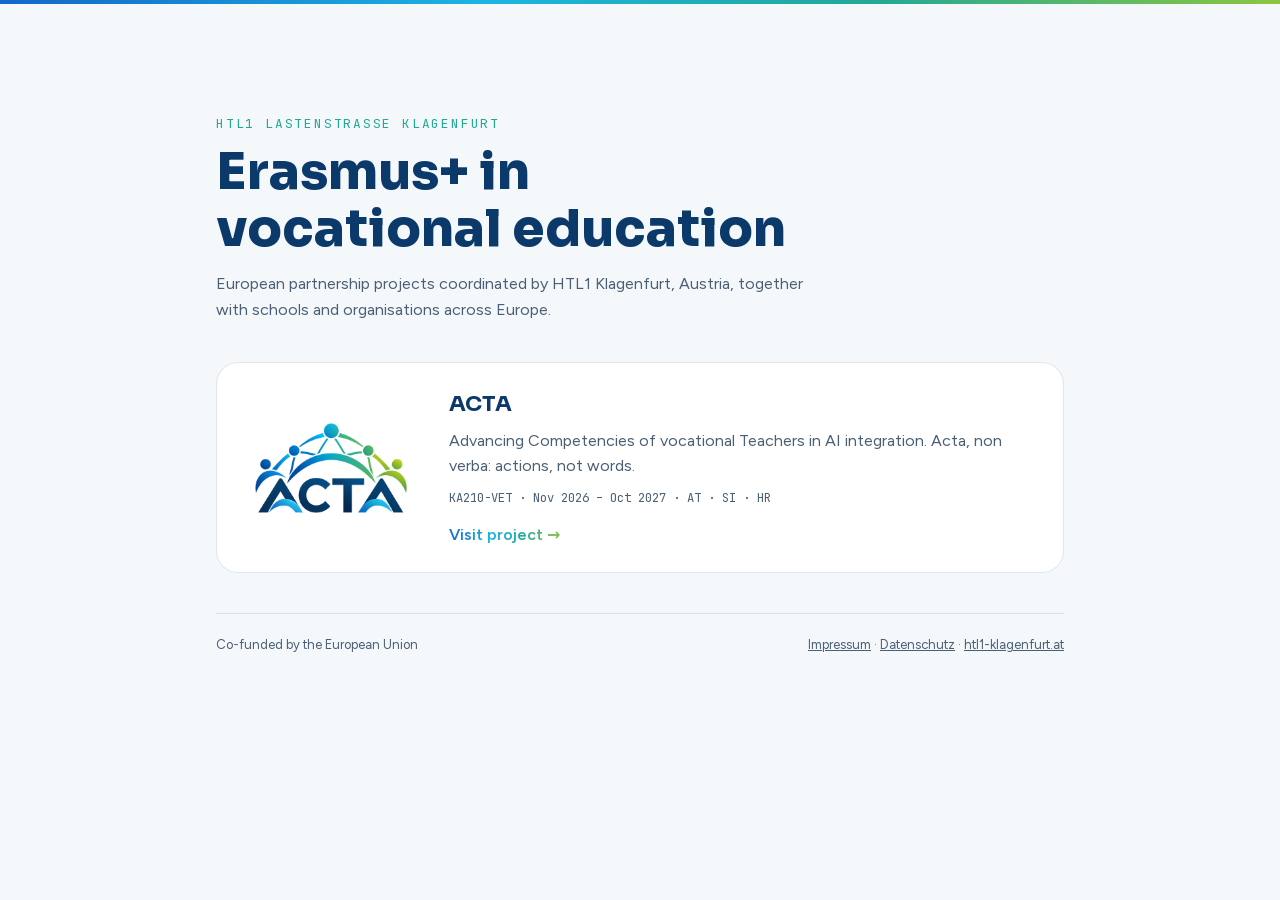
<file: index.html>
<!doctype html>
<html lang="en">
<head>
<meta charset="utf-8">
<meta name="viewport" content="width=device-width, initial-scale=1, viewport-fit=cover">
<title>Erasmus+ at HTL1 Klagenfurt</title>
<meta name="description" content="Erasmus+ vocational education projects coordinated by HTL1 Lastenstraße Klagenfurt.">
<link rel="icon" href="acta/assets/acta_logo.png">
<link rel="stylesheet" href="acta/assets/fonts.css">
<style>
:root {
  --grad: linear-gradient(100deg, #1467c9 0%, #1cb4e2 38%, #22a897 68%, #8cc63f 100%);
  --bg: #f5f8fb; --card: #ffffff; --fg: #0d2238; --fg-soft: #4a5f75; --line: rgba(11, 58, 106, .12); --heading: #0b3a6a;
  color-scheme: light;
}
@media (prefers-color-scheme: dark) {
  :root { --bg: #07131f; --card: #0f2336; --fg: #dce8f3; --fg-soft: #93a9bf; --line: rgba(160, 205, 240, .14); --heading: #eef6ff; color-scheme: dark; }
}
* { box-sizing: border-box; }
body { margin: 0; background: var(--bg); color: var(--fg); font-family: "Figtree", "Helvetica Neue", system-ui, sans-serif; line-height: 1.6; }
.bar { height: 4px; background: var(--grad); }
.wrap { max-width: 880px; margin-inline: auto; padding-block: clamp(48px, 10vw, 110px) 64px; padding-left: max(16px, env(safe-area-inset-left, 0px)); padding-right: max(16px, env(safe-area-inset-right, 0px)); display: grid; gap: 40px; }
.eyebrow { font-family: "JetBrains Mono", ui-monospace, Menlo, monospace; font-size: .8rem; letter-spacing: .14em; text-transform: uppercase; color: #22a897; }
h1 { font-family: "Sora", "Avenir Next", system-ui, sans-serif; font-weight: 800; font-size: clamp(2rem, 1.4rem + 3vw, 3.2rem); line-height: 1.1; color: var(--heading); margin: 10px 0 14px; text-wrap: balance; }
p { margin: 0; color: var(--fg-soft); max-width: 60ch; }
.project {
  display: grid; grid-template-columns: 180px 1fr; gap: 28px; align-items: center; padding: 24px; border-radius: 22px;
  background: var(--card); border: 1px solid var(--line); text-decoration: none; color: inherit;
  transition: transform .25s, box-shadow .25s;
}
.project:hover { transform: translateY(-4px); box-shadow: 0 20px 50px -26px rgba(11, 58, 106, .45); }
.project .logo { background: #fff; border-radius: 14px; padding: 14px; }
.project img { display: block; width: 100%; height: auto; }
.project h2 { font-family: "Sora", system-ui, sans-serif; font-size: 1.35rem; color: var(--heading); margin: 0 0 6px; }
.project .meta { font-family: "JetBrains Mono", ui-monospace, monospace; font-size: .76rem; color: var(--fg-soft); margin-top: 10px; }
.project .go { display: inline-block; margin-top: 14px; font-weight: 600; background: var(--grad); -webkit-background-clip: text; background-clip: text; color: transparent; }
footer { font-size: .82rem; color: var(--fg-soft); border-top: 1px solid var(--line); padding-top: 20px; display: flex; flex-wrap: wrap; gap: 8px 20px; justify-content: space-between; }
footer a { color: inherit; }
@media (max-width: 560px) { .project { grid-template-columns: 1fr; } .project .logo { max-width: 220px; } }
@media (prefers-reduced-motion: reduce) { .project { transition: none; } }
</style>
</head>
<body>
<div class="bar"></div>
<main class="wrap">
  <header>
    <div class="eyebrow">HTL1 Lastenstraße Klagenfurt</div>
    <h1>Erasmus+ in vocational education</h1>
    <p>European partnership projects coordinated by HTL1 Klagenfurt, Austria, together with schools and organisations across Europe.</p>
  </header>

  <a class="project" href="acta/">
    <div class="logo"><img src="acta/assets/acta_logo.png" alt="ACTA project logo" width="900" height="532"></div>
    <div>
      <h2>ACTA</h2>
      <p>Advancing Competencies of vocational Teachers in AI integration. Acta, non verba: actions, not words.</p>
      <div class="meta">KA210-VET · Nov 2026 – Oct 2027 · AT · SI · HR</div>
      <span class="go">Visit project →</span>
    </div>
  </a>

  <footer>
    <span>Co-funded by the European Union</span>
    <span><a href="acta/legal.html#impressum">Impressum</a> · <a href="acta/legal.html#datenschutz">Datenschutz</a> · <a href="https://htl1-klagenfurt.at" rel="noopener">htl1-klagenfurt.at</a></span>
  </footer>
</main>
</body>
</html>
</file>
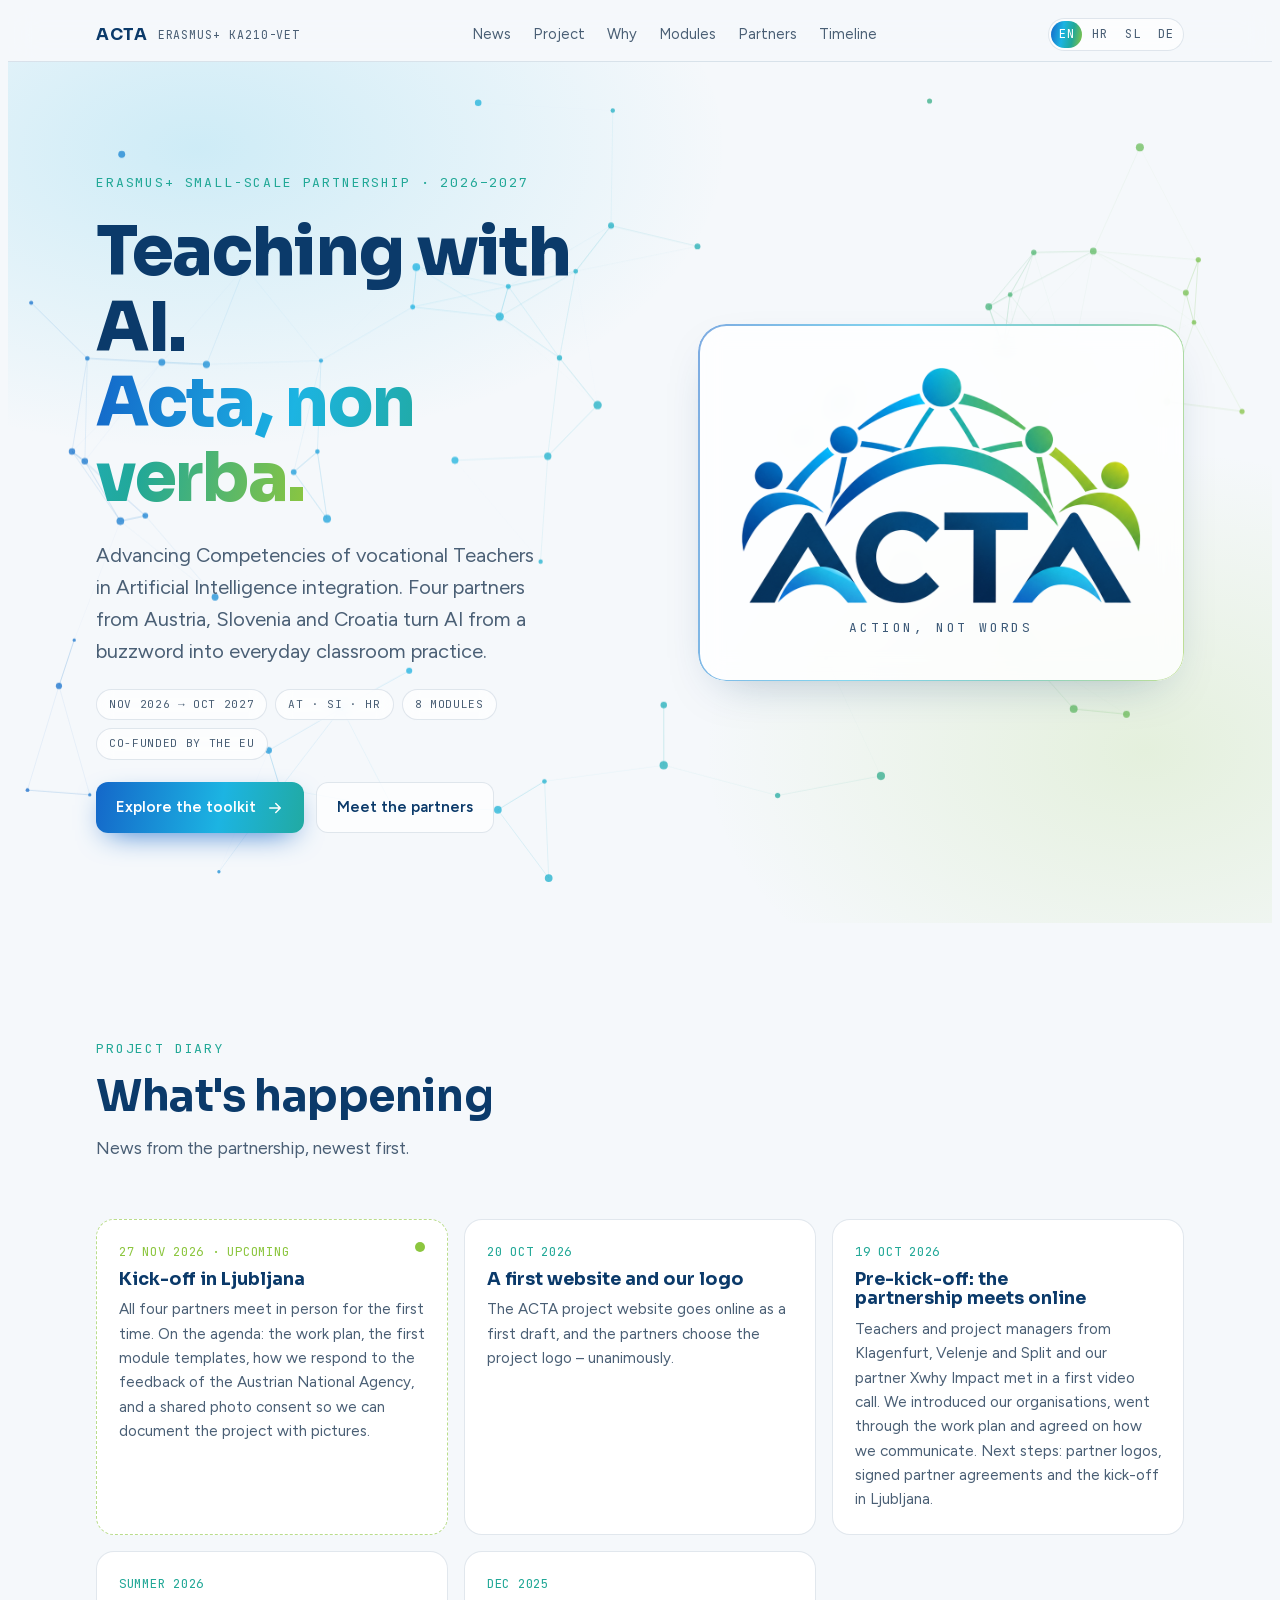
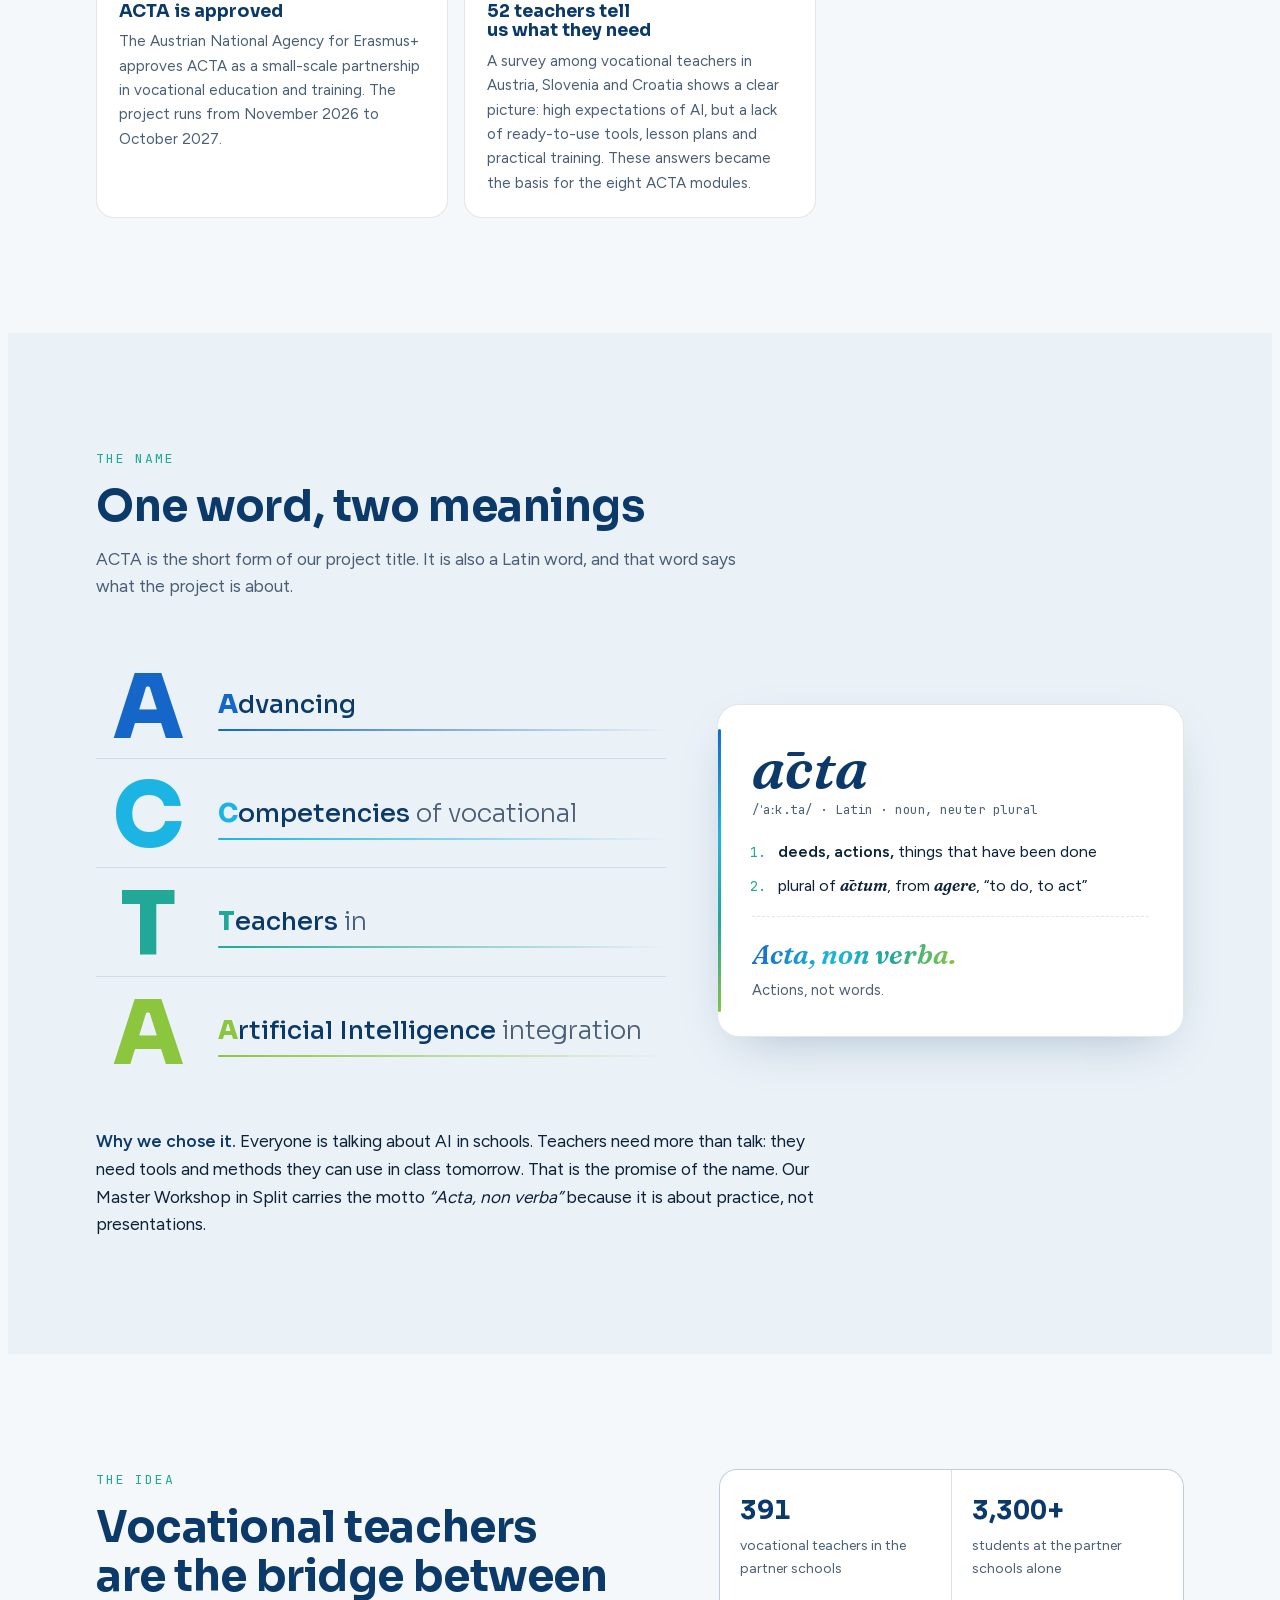
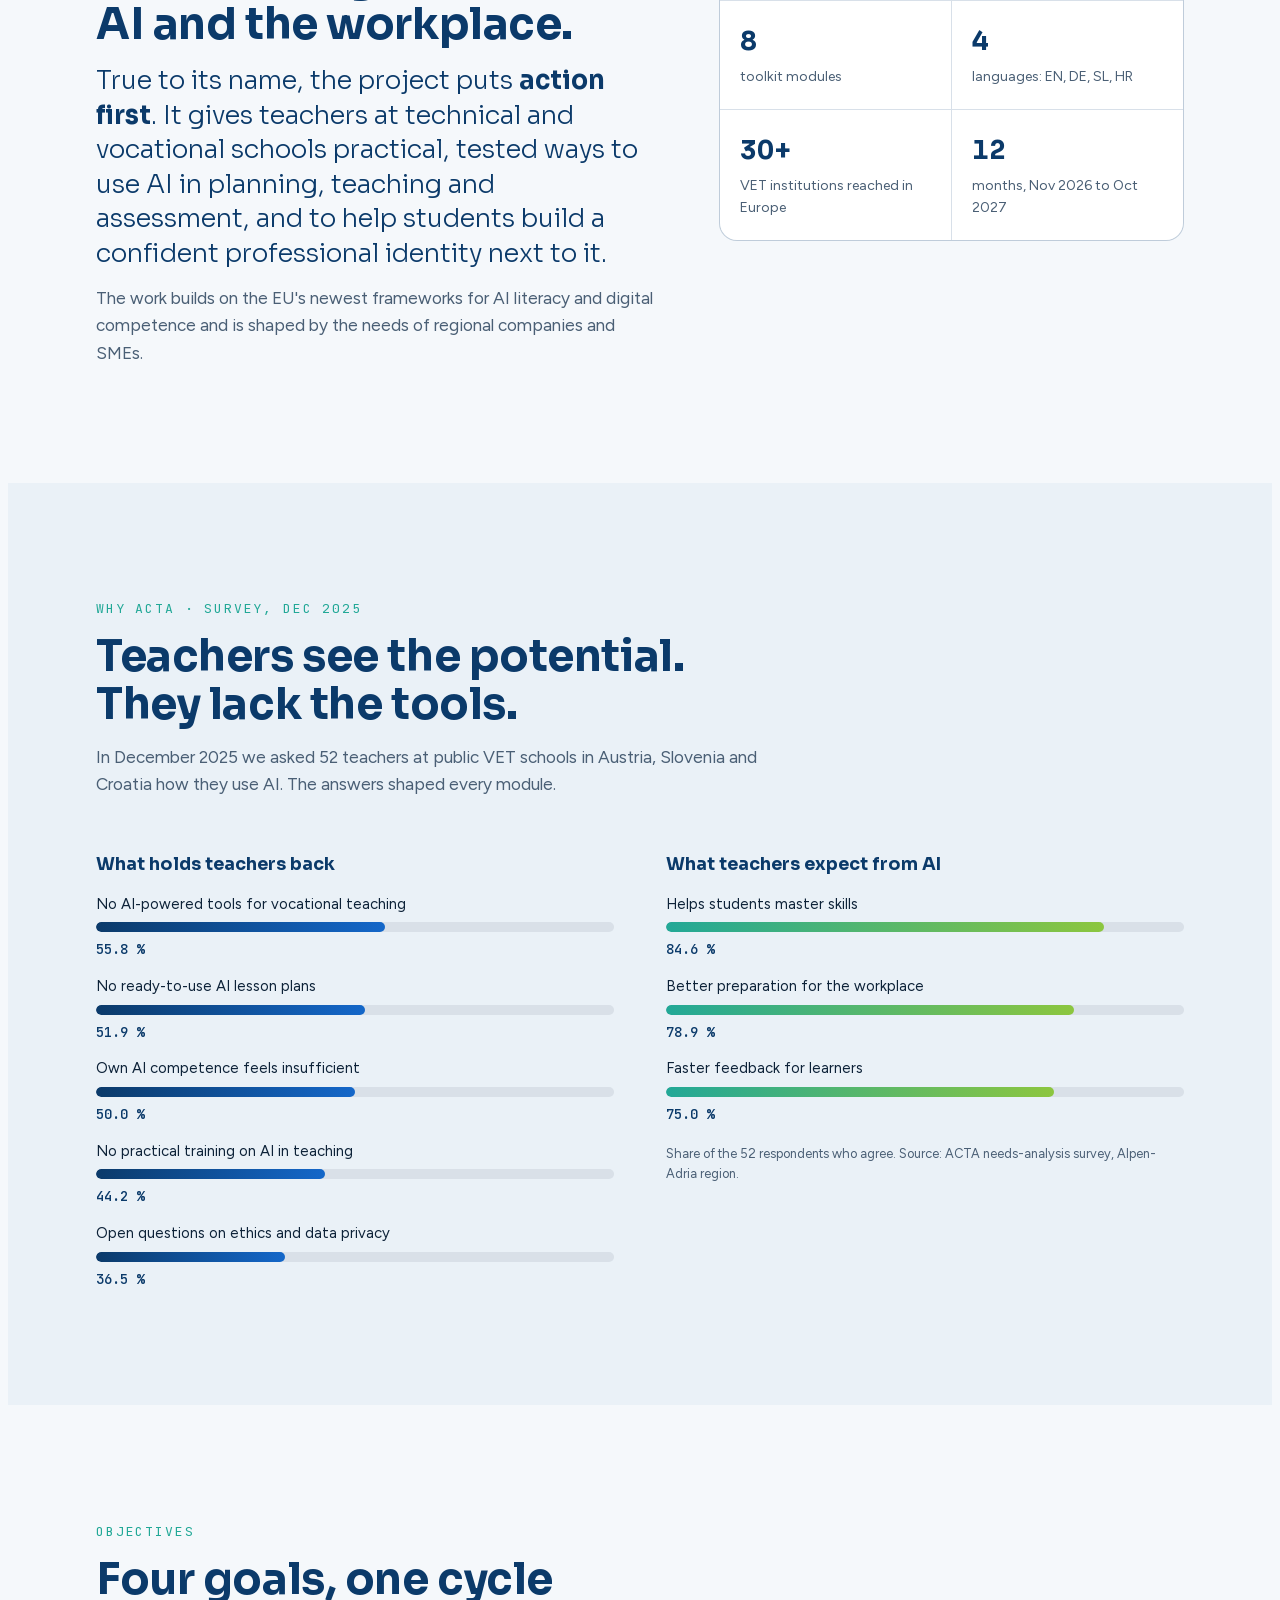
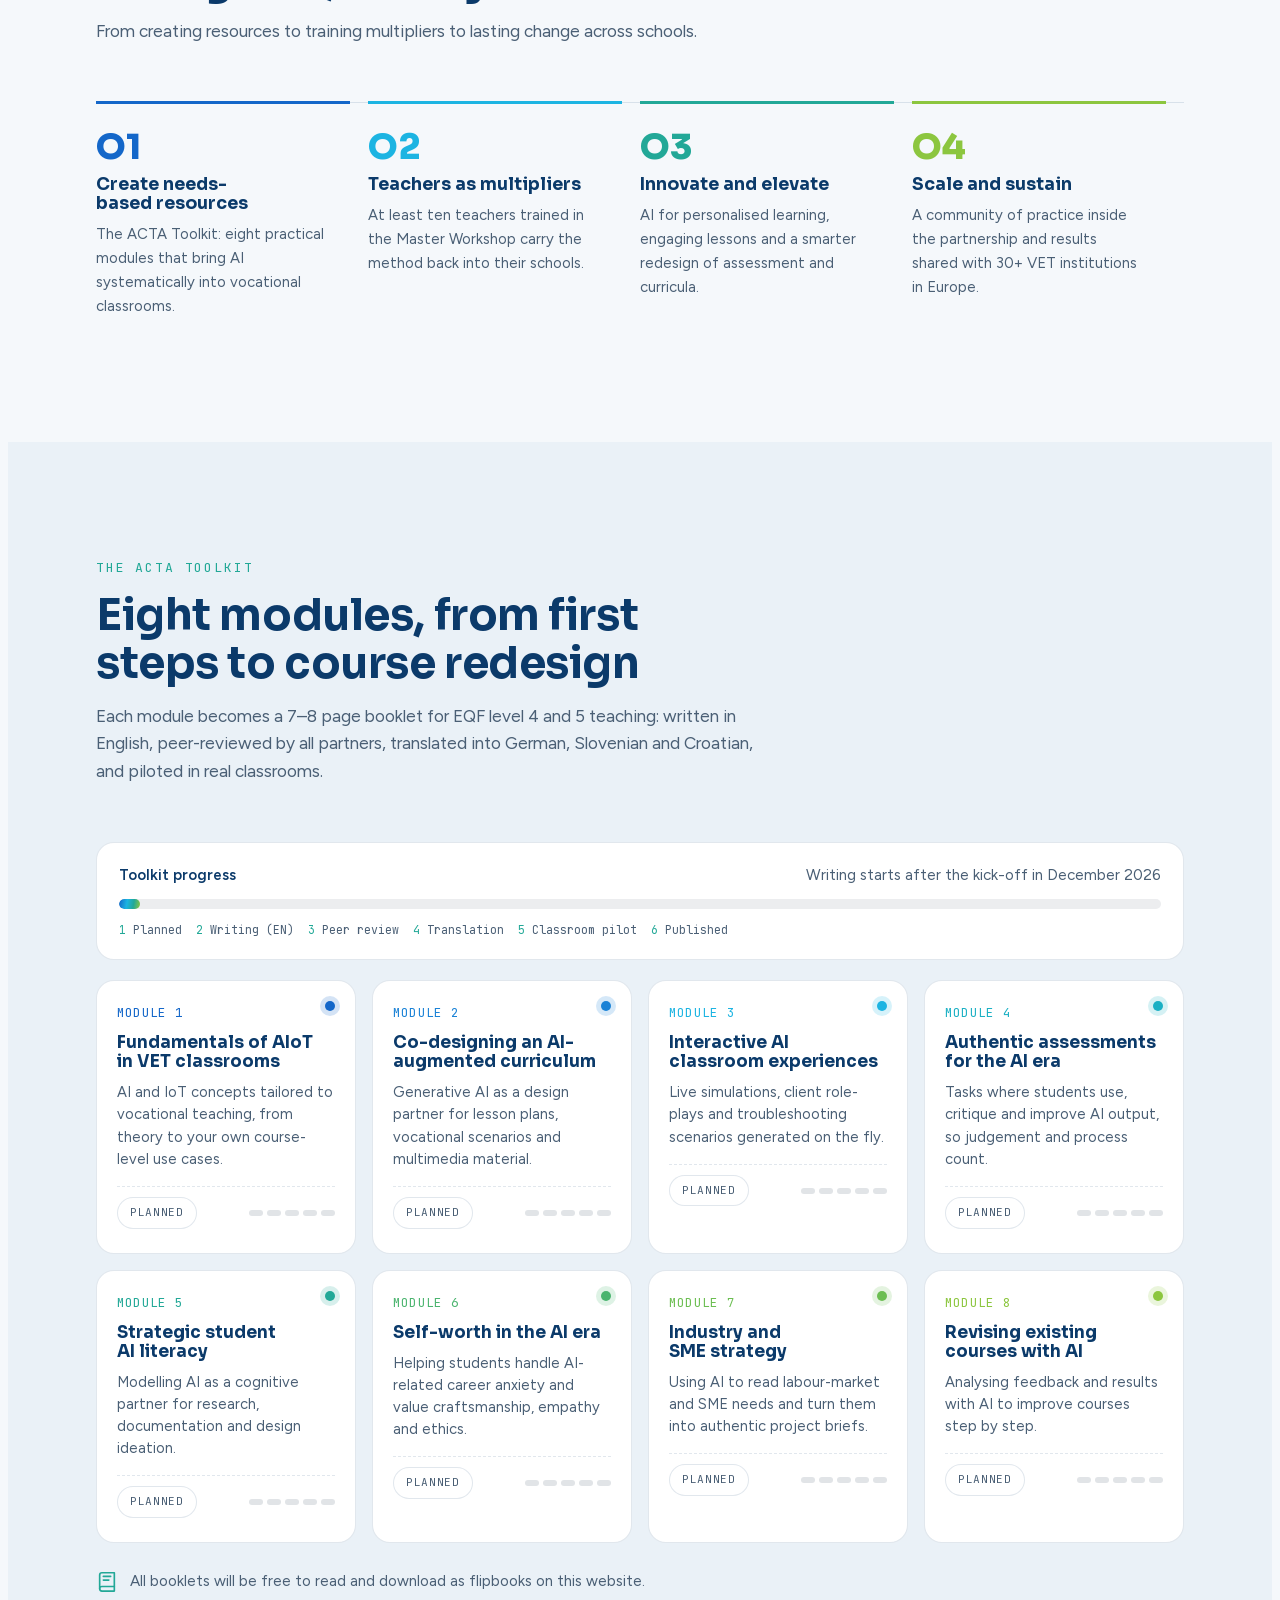
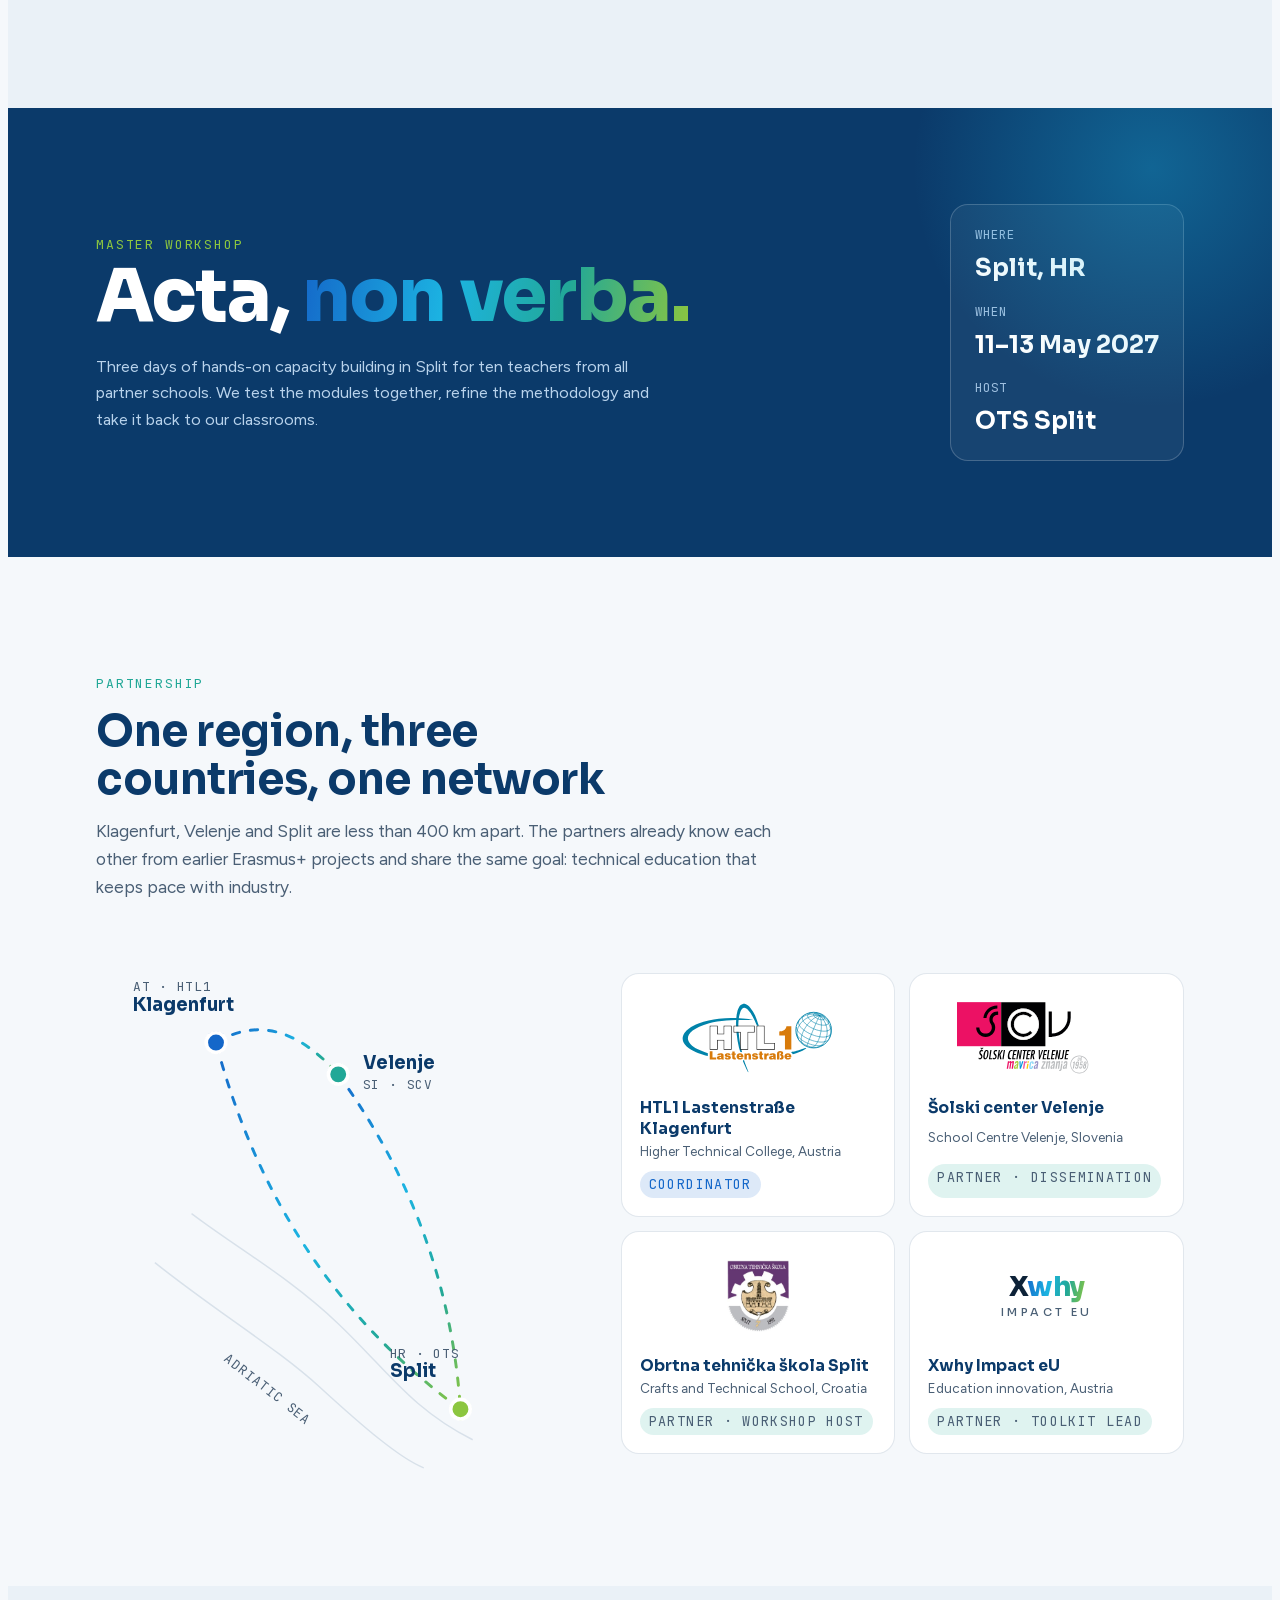
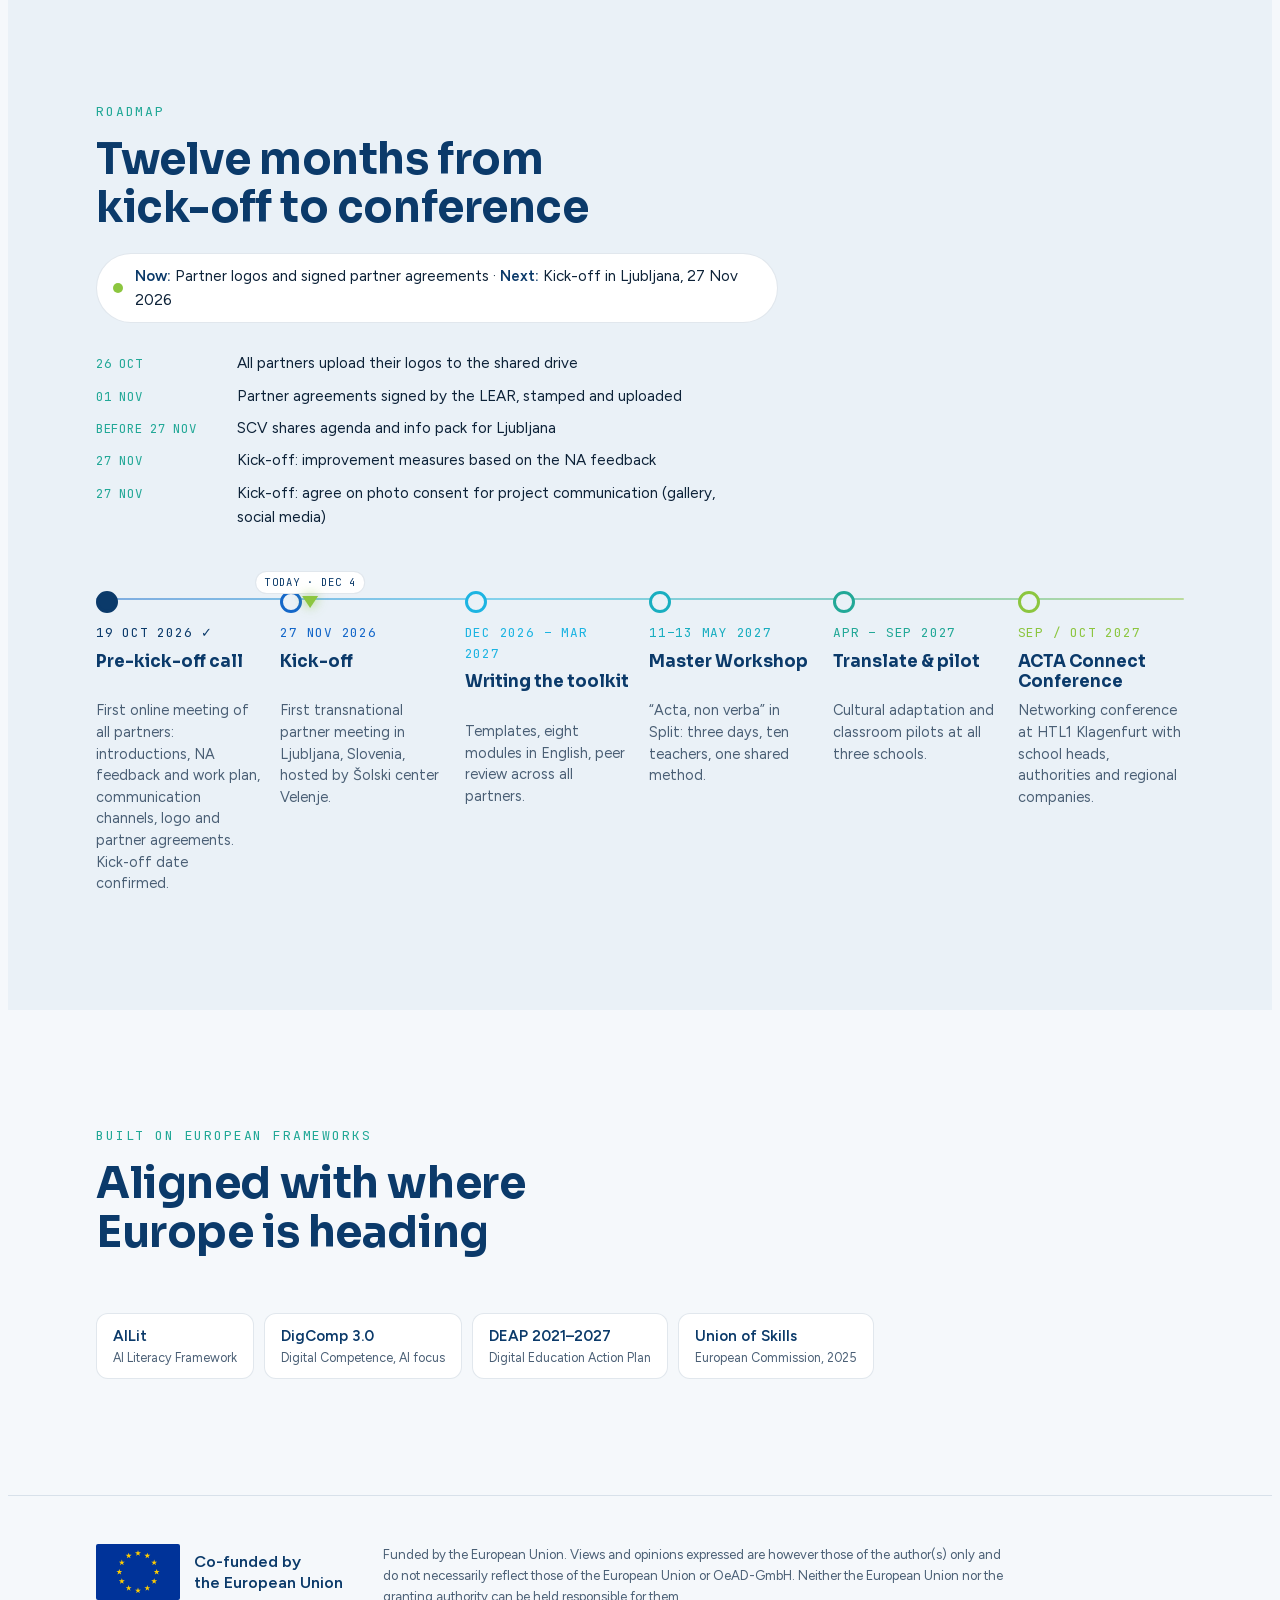
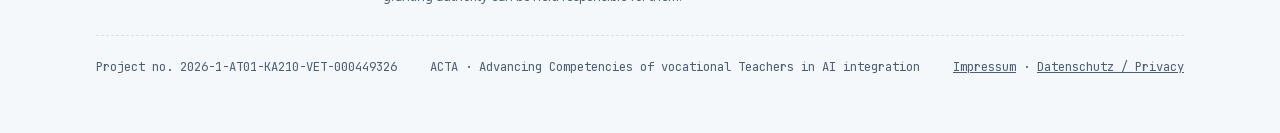
<file: acta/index.html>
<!doctype html>
<html lang="en">
<head>
<meta charset="utf-8">
<meta name="viewport" content="width=device-width, initial-scale=1, viewport-fit=cover">
<meta property="og:title" content="ACTA – Erasmus+ Partnership">
<meta property="og:description" content="Advancing Competencies of vocational Teachers in AI integration. Acta, non verba.">
<meta property="og:image" content="https://htl1-klagenfurt.github.io/erasmus/acta/assets/acta_logo.png">
<link rel="icon" href="assets/acta_logo.png">
<link rel="alternate" hreflang="en" href="https://htl1-klagenfurt.github.io/erasmus/acta/">
<link rel="alternate" hreflang="de" href="https://htl1-klagenfurt.github.io/erasmus/acta/de/">
<link rel="alternate" hreflang="hr" href="https://htl1-klagenfurt.github.io/erasmus/acta/hr/">
<link rel="alternate" hreflang="sl" href="https://htl1-klagenfurt.github.io/erasmus/acta/sl/">
<link rel="alternate" hreflang="x-default" href="https://htl1-klagenfurt.github.io/erasmus/acta/">
<title>ACTA – Erasmus+ Partnership</title>
<meta name="description" content="ACTA – Advancing Competencies of vocational Teachers in AI integration. Erasmus+ small-scale partnership of HTL1 Klagenfurt, Šolski center Velenje, Obrtna tehnička škola Split and Xwhy Impact.">
<link rel="stylesheet" href="assets/fonts.css">
<style>
/* Layout: one calm column; a live node-network hero echoes the logo's arc of connected people, then modules, route map, timeline, partners. */
:root {
  --navy: #0b3a6a;
  --blue: #1467c9;
  --cyan: #1cb4e2;
  --teal: #22a897;
  --lime: #8cc63f;
  --grad: linear-gradient(100deg, var(--blue) 0%, var(--cyan) 38%, var(--teal) 68%, var(--lime) 100%);

  --bg: #f5f8fb;
  --bg-2: #eaf1f7;
  --surface: rgba(255, 255, 255, .72);
  --surface-solid: #ffffff;
  --line: rgba(11, 58, 106, .12);
  --fg: #0d2238;
  --fg-soft: #4a5f75;
  --heading: var(--navy);
  --plate: rgba(255, 255, 255, .82);
  --shadow: 0 18px 50px -24px rgba(11, 58, 106, .35);

  --f-display: "Sora", "Avenir Next", "Segoe UI", system-ui, sans-serif;
  --f-body: "Figtree", "Helvetica Neue", "Segoe UI", system-ui, sans-serif;
  --f-mono: "JetBrains Mono", ui-monospace, "SF Mono", Menlo, monospace;

  --step--1: .82rem;
  --step-0: 1.02rem;
  --step-1: 1.25rem;
  --step-2: 1.6rem;
  --step-3: clamp(1.9rem, 1.4rem + 2vw, 2.7rem);
  --step-4: clamp(2.4rem, 1.6rem + 3.6vw, 4.2rem);
  --wrap: 1120px;
}
@media (prefers-color-scheme: dark) {
  :root:not([data-theme="light"]) {
    --bg: #07131f;
    --bg-2: #0b1c2d;
    --surface: rgba(18, 38, 58, .62);
    --surface-solid: #0f2336;
    --line: rgba(160, 205, 240, .14);
    --fg: #dce8f3;
    --fg-soft: #93a9bf;
    --heading: #eef6ff;
    --plate: rgba(240, 247, 255, .92);
    --shadow: 0 18px 50px -24px rgba(0, 0, 0, .7);
    color-scheme: dark;
  }
}
:root[data-theme="dark"] {
  --bg: #07131f;
  --bg-2: #0b1c2d;
  --surface: rgba(18, 38, 58, .62);
  --surface-solid: #0f2336;
  --line: rgba(160, 205, 240, .14);
  --fg: #dce8f3;
  --fg-soft: #93a9bf;
  --heading: #eef6ff;
  --plate: rgba(240, 247, 255, .92);
  --shadow: 0 18px 50px -24px rgba(0, 0, 0, .7);
  color-scheme: dark;
}

* { box-sizing: border-box; }
html { scroll-behavior: smooth; }
body {
  background: var(--bg);
  color: var(--fg);
  font-family: var(--f-body);
  font-size: var(--step-0);
  line-height: 1.6;
  overflow-x: hidden;
}
h1, h2, h3 { font-family: var(--f-display); color: var(--heading); text-wrap: balance; line-height: 1.12; margin: 0; }
p { margin: 0; }
a { color: inherit; }
:focus-visible { outline: 2px solid var(--cyan); outline-offset: 3px; border-radius: 6px; }

.wrap {
  max-width: var(--wrap);
  margin-inline: auto;
  padding-left: max(16px, env(safe-area-inset-left, 0px));
  padding-right: max(16px, env(safe-area-inset-right, 0px));
}
.eyebrow {
  font-family: var(--f-mono);
  font-size: var(--step--1);
  letter-spacing: .14em;
  text-transform: uppercase;
  color: var(--teal);
}
.grad-text {
  background: var(--grad);
  -webkit-background-clip: text;
  background-clip: text;
  color: transparent;
}

/* ---------- top bar ---------- */
.bar {
  position: sticky;
  top: env(safe-area-inset-top, 0px);
  z-index: 20;
  backdrop-filter: blur(14px) saturate(1.4);
  -webkit-backdrop-filter: blur(14px) saturate(1.4);
  background: color-mix(in srgb, var(--bg) 70%, transparent);
  border-bottom: 1px solid var(--line);
}
.bar .wrap { display: flex; align-items: center; justify-content: space-between; gap: 16px; padding-block: 10px; }
.bar-brand { display: flex; align-items: center; gap: 10px; text-decoration: none; font-family: var(--f-display); font-weight: 700; color: var(--heading); letter-spacing: .04em; }
.bar-brand span { font-family: var(--f-mono); font-weight: 400; font-size: .72rem; color: var(--fg-soft); letter-spacing: .08em; }
.bar nav { display: flex; gap: 22px; font-size: .92rem; }
.bar nav a { text-decoration: none; color: var(--fg-soft); transition: color .2s; }
.bar nav a:hover { color: var(--heading); }
.langs { display: flex; gap: 2px; font-family: var(--f-mono); font-size: .76rem; border: 1px solid var(--line); border-radius: 999px; padding: 2px; background: var(--surface); }
.langs a { text-decoration: none; color: var(--fg-soft); padding: 4px 8px; border-radius: 999px; letter-spacing: .04em; }
.langs a:hover { color: var(--heading); }
.langs a[aria-current] { background: var(--grad); color: #fff; }
.progress { position: absolute; left: 0; bottom: -1px; height: 2px; width: 100%; background: var(--grad); transform-origin: 0 50%; transform: scaleX(var(--p, 0)); }
@media (max-width: 720px) { .bar nav { display: none; } }

/* ---------- hero ---------- */
.hero { position: relative; overflow: hidden; isolation: isolate; }
#net { position: absolute; inset: 0; width: 100%; height: 100%; z-index: -1; }
.hero::after {
  content: ""; position: absolute; inset: 0; z-index: -1; pointer-events: none;
  background:
    radial-gradient(60% 50% at 15% 10%, color-mix(in srgb, var(--cyan) 18%, transparent), transparent 70%),
    radial-gradient(50% 50% at 90% 80%, color-mix(in srgb, var(--lime) 16%, transparent), transparent 70%);
}
.hero .wrap { display: grid; grid-template-columns: 1.05fr .95fr; gap: clamp(24px, 5vw, 64px); align-items: center; padding-block: clamp(48px, 9vw, 110px) clamp(48px, 7vw, 90px); }
.hero-copy { display: grid; gap: 22px; min-width: 0; }
.hero h1 { font-size: var(--step-4); font-weight: 800; letter-spacing: -.02em; }
.hero h1 em { font-style: normal; }
.lede { font-size: var(--step-1); color: var(--fg-soft); max-width: 34ch; }
.chips { display: flex; flex-wrap: wrap; gap: 8px; }
.chip {
  font-family: var(--f-mono); font-size: .78rem; padding: 6px 12px; border-radius: 999px;
  border: 1px solid var(--line); background: var(--surface); color: var(--fg);
  backdrop-filter: blur(8px); -webkit-backdrop-filter: blur(8px);
}
.cta-row { display: flex; flex-wrap: wrap; gap: 12px; }
.btn {
  display: inline-flex; align-items: center; gap: 10px; padding: 12px 20px; border-radius: 12px;
  font-weight: 600; text-decoration: none; font-size: .96rem; transition: transform .2s, box-shadow .2s;
}
.btn-primary { background: var(--grad); color: #fff; box-shadow: 0 10px 30px -12px var(--blue); background-size: 160% 100%; background-position: 0 0; transition: background-position .5s, transform .2s; }
.btn-primary:hover { background-position: 100% 0; transform: translateY(-2px); }
.btn-ghost { border: 1px solid var(--line); color: var(--heading); background: var(--surface); }
.btn-ghost:hover { transform: translateY(-2px); }
.btn svg { width: 18px; height: 18px; }

.logo-plate {
  position: relative; padding: clamp(22px, 4vw, 42px); border-radius: 28px;
  background: var(--plate); border: 1px solid rgba(255, 255, 255, .6);
  box-shadow: var(--shadow); backdrop-filter: blur(12px); -webkit-backdrop-filter: blur(12px);
  transform: perspective(900px) rotateX(var(--rx, 0deg)) rotateY(var(--ry, 0deg));
  transition: transform .25s ease-out;
}
.logo-plate::before {
  content: ""; position: absolute; inset: -1px; border-radius: inherit; padding: 1.5px;
  background: var(--grad);
  -webkit-mask: linear-gradient(#000 0 0) content-box, linear-gradient(#000 0 0);
  -webkit-mask-composite: xor; mask-composite: exclude; opacity: .55;
}
.logo-plate img { display: block; width: 100%; height: auto; }
.logo-plate .motto { margin-top: 14px; text-align: center; font-family: var(--f-mono); font-size: .8rem; letter-spacing: .22em; text-transform: uppercase; color: #3d5a78; }
@media (max-width: 860px) {
  .hero .wrap { grid-template-columns: 1fr; }
  .logo-plate { max-width: 460px; order: -1; }
}

/* ---------- sections ---------- */
section { padding-block: clamp(64px, 9vw, 120px); }
.sec-head { display: grid; gap: 14px; max-width: 62ch; margin-bottom: clamp(32px, 5vw, 56px); }
.sec-head h2 { font-size: var(--step-3); font-weight: 700; letter-spacing: -.01em; }
.sec-head p { color: var(--fg-soft); font-size: 1.08rem; }
.alt { background: var(--bg-2); }

.reveal { transition: transform .8s cubic-bezier(.2, .7, .2, 1), opacity .8s; }
.reveal.pre { transform: translateY(18px); opacity: .35; }

/* idea */
.idea { display: grid; grid-template-columns: 1.2fr 1fr; gap: clamp(28px, 5vw, 72px); align-items: start; }
.idea .big { font-family: var(--f-display); font-size: var(--step-2); font-weight: 300; line-height: 1.35; color: var(--heading); }
.idea .big strong { font-weight: 700; }
.facts { display: grid; grid-template-columns: 1fr 1fr; gap: 1px; background: var(--line); border: 1px solid var(--line); border-radius: 18px; overflow: hidden; }
.fact { background: var(--surface-solid); padding: 20px; display: grid; gap: 4px; }
.fact b { font-family: var(--f-display); font-size: var(--step-2); color: var(--heading); font-variant-numeric: tabular-nums; }
.fact span { font-size: .88rem; color: var(--fg-soft); }
@media (max-width: 820px) { .idea { grid-template-columns: 1fr; } }

/* name: acronym + Latin dictionary entry */
.name-sec { background: var(--bg-2); }
.name-grid { display: grid; grid-template-columns: 1.1fr .9fr; gap: clamp(24px, 4vw, 56px); align-items: center; }
.acro { display: grid; gap: 6px; min-width: 0; }
.acro-row {
  display: grid; grid-template-columns: clamp(64px, 9vw, 104px) 1fr; align-items: center; gap: 18px;
  padding: 6px 0; border-bottom: 1px solid var(--line);
}
.acro-row:last-child { border-bottom: 0; }
.acro .L {
  font-family: var(--f-display); font-weight: 800; font-size: clamp(3.2rem, 2rem + 5vw, 5.6rem); line-height: 1;
  color: var(--hue); text-align: center; transition: transform .35s cubic-bezier(.2, .7, .2, 1);
}
.acro .W { font-family: var(--f-display); font-size: clamp(1.1rem, .9rem + 1vw, 1.6rem); font-weight: 500; color: var(--heading); min-width: 0; position: relative; padding-bottom: 6px; }
.acro .W b { color: var(--hue); font-weight: 800; }
.acro .W em { font-style: normal; font-weight: 300; color: var(--fg-soft); }
.acro .W::after {
  content: ""; position: absolute; left: 0; bottom: 0; height: 2px; width: 100%; border-radius: 2px;
  background: linear-gradient(90deg, var(--hue), transparent); transform-origin: 0 50%; transform: scaleX(.25);
  transition: transform .6s cubic-bezier(.2, .7, .2, 1);
}
.acro-row:hover .L { transform: translateX(6px) scale(1.06); }
.acro-row:hover .W::after { transform: scaleX(1); }
.acro:not(.pre) .acro-row .W::after { transform: scaleX(1); }
.acro .acro-row:nth-child(2) .W::after { transition-delay: .12s; }
.acro .acro-row:nth-child(3) .W::after { transition-delay: .24s; }
.acro .acro-row:nth-child(4) .W::after { transition-delay: .36s; }

.lex {
  position: relative; padding: clamp(22px, 3vw, 34px); border-radius: 22px; background: var(--surface-solid);
  border: 1px solid var(--line); box-shadow: var(--shadow); display: grid; gap: 18px; align-content: start; min-width: 0;
}
.lex::before { content: ""; position: absolute; left: 0; top: 24px; bottom: 24px; width: 3px; border-radius: 3px; background: var(--grad); }
.lex-head { display: grid; gap: 4px; }
.lex-word { font-family: "Fraunces", Georgia, "Times New Roman", serif; font-style: italic; font-weight: 600; font-size: clamp(2.6rem, 2rem + 2.4vw, 3.6rem); line-height: 1; color: var(--heading); }
.lex-ipa { font-family: var(--f-mono); font-size: .78rem; letter-spacing: .04em; color: var(--fg-soft); }
.lex-def { margin: 0; padding-left: 1.3em; display: grid; gap: 8px; }
.lex-def li { padding-left: 4px; }
.lex-def li::marker { font-family: var(--f-mono); color: var(--teal); font-size: .85em; }
.lex-def i { font-family: "Fraunces", Georgia, serif; }
.lex-quote { display: grid; gap: 2px; padding-top: 16px; border-top: 1px dashed var(--line); }
.lex-quote .q { font-family: "Fraunces", Georgia, serif; font-style: italic; font-size: 1.7rem; font-weight: 600; background: var(--grad); -webkit-background-clip: text; background-clip: text; color: transparent; width: fit-content; }
.lex-quote .t { font-size: .92rem; color: var(--fg-soft); }
.why-name { margin-top: clamp(28px, 4vw, 44px); max-width: 68ch; font-size: 1.08rem; }
.why-name strong { color: var(--heading); }
@media (max-width: 860px) { .name-grid { grid-template-columns: 1fr; } }

/* need / survey */
.need { display: grid; grid-template-columns: 1fr 1fr; gap: clamp(24px, 4vw, 56px); }
.need-col { display: grid; gap: 18px; align-content: start; min-width: 0; }
.need-col h3 { font-size: 1.1rem; }
.bars { display: grid; gap: 14px; }
.b { display: grid; grid-template-columns: 1fr auto; gap: 6px 14px; align-items: center; }
.b span { font-size: .93rem; }
.b b { font-family: var(--f-mono); font-size: .88rem; font-weight: 500; color: var(--heading); font-variant-numeric: tabular-nums; }
.b i { grid-column: 1 / -1; height: 10px; border-radius: 999px; background: color-mix(in srgb, var(--fg) 8%, transparent); position: relative; overflow: hidden; }
.b i::after { content: ""; position: absolute; inset: 0 auto 0 0; width: calc(var(--v) * 1%); border-radius: inherit; background: linear-gradient(90deg, var(--navy), var(--blue)); transform-origin: 0 50%; transition: transform 1.2s cubic-bezier(.2, .7, .2, 1); }
.bars.pos .b i::after { background: linear-gradient(90deg, var(--teal), var(--lime)); }
.pre .b i::after { transform: scaleX(.15); }
.need-note { font-size: .8rem; color: var(--fg-soft); }
@media (max-width: 820px) { .need { grid-template-columns: 1fr; } }

/* goals */
.goals { display: grid; grid-template-columns: repeat(4, minmax(0, 1fr)); gap: 0; border-top: 1px solid var(--line); }
.goal { padding: 26px 22px 8px 0; display: grid; gap: 10px; align-content: start; border-top: 3px solid var(--hue); margin-top: -2px; margin-right: 18px; }
.goal .num { font-family: var(--f-display); font-weight: 800; font-size: 2.2rem; line-height: 1; color: var(--hue); }
.goal h3 { font-size: 1.08rem; }
.goal p { font-size: .93rem; color: var(--fg-soft); }
@media (max-width: 900px) { .goals { grid-template-columns: repeat(2, minmax(0, 1fr)); row-gap: 20px; } }
@media (max-width: 480px) { .goals { grid-template-columns: 1fr; } .goal { margin-right: 0; } }

/* modules */
.modules { display: grid; grid-template-columns: repeat(4, minmax(0, 1fr)); gap: 16px; }
.mod {
  position: relative; padding: 22px 20px 24px; border-radius: 18px; background: var(--surface-solid);
  border: 1px solid var(--line); display: grid; gap: 10px; align-content: start; overflow: hidden;
  transition: transform .3s, border-color .3s, box-shadow .3s;
}
.mod::before {
  content: ""; position: absolute; inset: 0; pointer-events: none; opacity: 0; transition: opacity .35s;
  background: radial-gradient(240px circle at var(--mx, 50%) var(--my, 0%), color-mix(in srgb, var(--hue) 22%, transparent), transparent 70%);
}
.mod:hover { transform: translateY(-4px); border-color: color-mix(in srgb, var(--hue) 55%, transparent); box-shadow: var(--shadow); }
.mod:hover::before { opacity: 1; }
.mod .num { font-family: var(--f-mono); font-size: .78rem; color: var(--hue); letter-spacing: .1em; }
.mod h3 { font-size: 1.06rem; font-weight: 700; }
.mod p { font-size: .92rem; color: var(--fg-soft); line-height: 1.5; }
.mod .dot { position: absolute; top: 20px; right: 20px; width: 10px; height: 10px; border-radius: 50%; background: var(--hue); box-shadow: 0 0 0 5px color-mix(in srgb, var(--hue) 18%, transparent); }
@media (max-width: 1000px) { .modules { grid-template-columns: repeat(2, minmax(0, 1fr)); } }
@media (max-width: 520px) { .modules { grid-template-columns: 1fr; } }
.out-note { margin-top: 26px; display: flex; flex-wrap: wrap; align-items: center; gap: 12px; color: var(--fg-soft); font-size: .95rem; }
.out-note svg { width: 22px; height: 22px; flex: none; color: var(--teal); }

/* workshop banner */
.motto-band { position: relative; overflow: hidden; background: var(--navy); color: #eaf4ff; }
.motto-band .wrap { display: grid; grid-template-columns: 1fr auto; gap: 32px; align-items: center; padding-block: clamp(52px, 8vw, 96px); }
.motto-band h2 { color: #fff; font-size: clamp(2.2rem, 1.4rem + 4vw, 4.6rem); font-weight: 800; letter-spacing: -.02em; }
.motto-band h2 .grad-text { display: inline-block; }
.motto-band p { color: #b9d3ec; max-width: 52ch; margin-top: 16px; }
.motto-band .eyebrow { color: var(--lime); }
.motto-band .ticket { border: 1px solid rgba(255, 255, 255, .2); border-radius: 18px; padding: 20px 24px; display: grid; gap: 4px; min-width: 210px; background: rgba(255, 255, 255, .05); }
.ticket b { font-family: var(--f-display); font-size: 1.5rem; color: #fff; }
.ticket span { font-family: var(--f-mono); font-size: .78rem; color: #9fc0e0; letter-spacing: .08em; }
.motto-band .glow { position: absolute; width: 520px; height: 520px; right: -140px; top: -200px; border-radius: 50%; background: radial-gradient(circle, rgba(28, 180, 226, .35), transparent 65%); pointer-events: none; animation: drift 14s ease-in-out infinite alternate; }
@keyframes drift { to { transform: translate(-120px, 120px); } }
@media (max-width: 760px) { .motto-band .wrap { grid-template-columns: 1fr; } }

/* route map + partners */
.route { display: grid; grid-template-columns: .9fr 1.1fr; gap: clamp(24px, 5vw, 64px); align-items: center; }
.map-box { min-width: 0; }
.map-box svg { width: 100%; height: auto; display: block; max-width: 440px; margin-inline: auto; }
.map-box .lbl { font-family: var(--f-display); font-weight: 700; font-size: 15px; fill: var(--heading); }
.map-box .sub { font-family: var(--f-mono); font-size: 10.5px; fill: var(--fg-soft); letter-spacing: .06em; }
.map-box .arc { fill: none; stroke: url(#arcGrad); stroke-width: 2.4; stroke-linecap: round; stroke-dasharray: 6 9; animation: flow 1.6s linear infinite; }
.map-box .land { fill: none; stroke: var(--line); stroke-width: 1.2; }
@keyframes flow { to { stroke-dashoffset: -30; } }
.pulse { transform-box: fill-box; transform-origin: center; animation: pulse 2.6s ease-out infinite; }
@keyframes pulse { 0% { transform: scale(.6); opacity: .9; } 100% { transform: scale(2.6); opacity: 0; } }

.partners { display: grid; grid-template-columns: repeat(2, minmax(0, 1fr)); gap: 14px; }
.partner {
  display: grid; grid-template-rows: 92px auto; gap: 14px; padding: 18px; border-radius: 18px;
  background: var(--surface-solid); border: 1px solid var(--line); text-decoration: none;
  transition: transform .25s, box-shadow .25s;
}
.partner:hover { transform: translateY(-3px); box-shadow: var(--shadow); }
.partner .logo { display: grid; place-items: center; background: #fff; border-radius: 12px; padding: 10px; }
.partner .logo img { max-height: 72px; width: auto; max-width: 100%; object-fit: contain; }
.partner .logo svg.htl-logo { display: block; height: 72px; width: auto; max-width: 100%; }
.partner .meta { display: grid; gap: 2px; }
.partner .meta b { font-family: var(--f-display); font-size: .98rem; color: var(--heading); line-height: 1.3; }
.partner .meta span { font-size: .84rem; color: var(--fg-soft); }
.partner .role { justify-self: start; margin-top: 6px; font-family: var(--f-mono); font-size: .7rem; letter-spacing: .1em; text-transform: uppercase; padding: 3px 9px; border-radius: 999px; background: color-mix(in srgb, var(--teal) 14%, transparent); color: var(--teal); }
.partner .role.coord { background: color-mix(in srgb, var(--blue) 14%, transparent); color: var(--blue); }
.xwhy { font-family: var(--f-display); font-weight: 800; font-size: 1.7rem; letter-spacing: -.02em; color: #0d2238; line-height: 1; text-align: center; }
.xwhy small { display: block; font-weight: 500; font-size: .7rem; letter-spacing: .3em; text-transform: uppercase; color: #4a5f75; margin-top: 6px; }
.xwhy i { font-style: normal; background: var(--grad); -webkit-background-clip: text; background-clip: text; color: transparent; }
@media (max-width: 900px) { .route { grid-template-columns: 1fr; } }
@media (max-width: 460px) { .partners { grid-template-columns: 1fr; } }

/* timeline */
.tl { position: relative; display: grid; grid-template-columns: repeat(6, minmax(0, 1fr)); gap: 18px; }
.tl::before { content: ""; position: absolute; left: 0; right: 0; top: 13px; height: 2px; background: var(--grad); opacity: .5; border-radius: 2px; }
.step { position: relative; display: grid; grid-template-rows: auto 2.5em auto; gap: 8px; padding-top: 38px; min-width: 0; align-content: start; }
.step h3 { align-self: start; line-height: 1.2; }
.tl { align-items: start; }
.today { position: absolute; top: -14px; left: 0; z-index: 2; display: grid; justify-items: center; gap: 2px; transform: translateX(-50%); pointer-events: none; transition: left .8s cubic-bezier(.2, .7, .2, 1); }
.today .lbl { order: -1; font-family: var(--f-mono); font-size: .66rem; letter-spacing: .1em; text-transform: uppercase; color: var(--heading); background: var(--surface-solid); border: 1px solid var(--line); border-radius: 999px; padding: 2px 8px; white-space: nowrap; box-shadow: var(--shadow); }
.today .tri { width: 0; height: 0; border-left: 8px solid transparent; border-right: 8px solid transparent; border-top: 12px solid var(--lime); filter: drop-shadow(0 0 6px color-mix(in srgb, var(--lime) 80%, transparent)); animation: todayBob 1.8s ease-in-out infinite; }
@keyframes todayBob { 50% { transform: translateY(3px); } }
.tl { margin-top: 34px; }
.step::before { content: ""; position: absolute; top: 6px; left: 0; width: 16px; height: 16px; border-radius: 50%; background: var(--bg); border: 3px solid var(--hue); }
.alt .step::before { background: var(--bg-2); }
.alt .tl .step.done::before, .tl .step.done::before { background: var(--hue); }
.step time { font-family: var(--f-mono); font-size: .8rem; color: var(--hue); letter-spacing: .06em; }
.step h3 { font-size: 1.04rem; }
.step p { font-size: .9rem; color: var(--fg-soft); line-height: 1.5; }
@media (max-width: 900px) {
  .tl { grid-template-columns: 1fr; gap: 26px; padding-left: 30px; }
  .tl::before { left: 7px; right: auto; top: 0; bottom: 0; width: 2px; height: auto; background: linear-gradient(180deg, var(--blue), var(--cyan), var(--teal), var(--lime)); }
  .step { padding-top: 0; grid-template-rows: auto; }
  .step::before { left: -30px; top: 4px; }
  .today { left: -2px !important; top: 0; transform: translateY(-50%) rotate(-90deg); transform-origin: center; }
  .today .lbl { display: none; }
  .tl { margin-top: 0; }
}

.now-bar { display: inline-flex; align-items: center; gap: 12px; justify-self: start; margin-top: 6px; padding: 10px 16px; border-radius: 999px; background: var(--surface-solid); border: 1px solid var(--line); font-size: .95rem; }
.now-bar b { color: var(--heading); }
.now-dot { width: 10px; height: 10px; border-radius: 50%; background: var(--lime); box-shadow: 0 0 0 0 color-mix(in srgb, var(--lime) 60%, transparent); animation: nowPulse 2s ease-out infinite; flex: none; }
@keyframes nowPulse { to { box-shadow: 0 0 0 10px transparent; } }

.deadlines { list-style: none; margin: 14px 0 0; padding: 0; display: grid; gap: 8px; max-width: 640px; }
.deadlines li { display: grid; grid-template-columns: 8.5em 1fr; gap: 12px; align-items: baseline; font-size: .95rem; }
.deadlines time { font-family: var(--f-mono); font-size: .78rem; letter-spacing: .06em; color: var(--teal); }

/* news */
.news { display: grid; grid-template-columns: repeat(auto-fill, minmax(min(100%, 300px), 1fr)); gap: 16px; }
.post { background: var(--surface-solid); border: 1px solid var(--line); border-radius: 18px; padding: 22px; display: grid; gap: 8px; align-content: start; position: relative; }
.post time { font-family: var(--f-mono); font-size: .78rem; letter-spacing: .06em; color: var(--teal); text-transform: uppercase; }
.post h3 { font-size: 1.1rem; }
.post p { color: var(--fg-soft); font-size: .95rem; }
.post.upcoming { border-style: dashed; border-color: color-mix(in srgb, var(--lime) 60%, transparent); }
.post.upcoming time { color: var(--lime); }
.post.upcoming::after { content: ""; position: absolute; top: 22px; right: 22px; width: 10px; height: 10px; border-radius: 50%; background: var(--lime); animation: nowPulse 2s ease-out infinite; }

/* toolkit progress */
.progress-box { background: var(--surface-solid); border: 1px solid var(--line); border-radius: 18px; padding: 20px 22px; margin-bottom: 20px; display: grid; gap: 12px; }
.pb-head { display: flex; flex-wrap: wrap; justify-content: space-between; gap: 6px 16px; font-size: .95rem; }
.pb-head b { color: var(--heading); }
.pb-head span { color: var(--fg-soft); }
.pb-bar { height: 10px; border-radius: 999px; background: color-mix(in srgb, var(--fg) 8%, transparent); overflow: hidden; }
.pb-bar i { display: block; height: 100%; border-radius: inherit; background: var(--grad); transition: width 1.2s cubic-bezier(.2, .7, .2, 1); }
.pb-steps { list-style: none; margin: 0; padding: 0; display: flex; flex-wrap: wrap; gap: 6px 14px; font-family: var(--f-mono); font-size: .72rem; color: var(--fg-soft); counter-reset: st; }
.pb-steps li::before { counter-increment: st; content: counter(st) " "; color: var(--teal); }
.mstat { display: flex; align-items: center; justify-content: space-between; gap: 10px; margin-top: 6px; padding-top: 10px; border-top: 1px dashed var(--line); }
.chip { font-family: var(--f-mono); font-size: .7rem; letter-spacing: .06em; text-transform: uppercase; color: var(--fg-soft); }
.pips { display: flex; gap: 4px; }
.pips b { width: 14px; height: 6px; border-radius: 3px; background: color-mix(in srgb, var(--fg) 12%, transparent); }
.pips b.on { background: var(--hue); }
.mod.published .chip { color: var(--hue); font-weight: 600; }

/* frameworks */
.fw { display: flex; flex-wrap: wrap; gap: 10px; }
.fw span { padding: 10px 16px; border-radius: 12px; border: 1px solid var(--line); background: var(--surface-solid); font-weight: 600; color: var(--heading); font-size: .95rem; }
.fw small { display: block; font-weight: 400; color: var(--fg-soft); font-size: .78rem; }

/* footer */
footer { border-top: 1px solid var(--line); padding-block: 48px; }
footer .wrap { display: grid; grid-template-columns: auto 1fr; gap: 28px 40px; align-items: start; }
.eu { display: flex; align-items: center; gap: 14px; }
.eu svg { width: 84px; height: auto; flex: none; border-radius: 2px; }
.eu b { font-family: var(--f-body); font-weight: 600; font-size: 1.02rem; color: var(--heading); line-height: 1.25; }
.disclaimer { font-size: .82rem; color: var(--fg-soft); max-width: 70ch; }
.foot-meta { grid-column: 1 / -1; display: flex; flex-wrap: wrap; justify-content: space-between; gap: 12px; font-family: var(--f-mono); font-size: .76rem; color: var(--fg-soft); padding-top: 22px; border-top: 1px dashed var(--line); }
@media (max-width: 720px) { footer .wrap { grid-template-columns: 1fr; } }

@media (prefers-reduced-motion: reduce) {
  *, *::before, *::after { animation: none !important; transition: none !important; }
  .reveal.pre { transform: none; opacity: 1; }
  html { scroll-behavior: auto; }
}
</style>
</head>
<body>
<header class="bar">
  <div class="wrap">
    <a class="bar-brand" href="#top">ACTA <span>ERASMUS+ KA210-VET</span></a>
    <nav aria-label="Sections">
      <a href="#news">News</a>
      <a href="#idea">Project</a>
      <a href="#need">Why</a>
      <a href="#modules">Modules</a>
      <a href="#partners">Partners</a>
      <a href="#timeline">Timeline</a>
    </nav>
    <div class="langs" role="navigation" aria-label="Language">
      <a href="./" hreflang="en" data-l="en" aria-current="page">EN</a><a href="hr/" hreflang="hr" data-l="hr">HR</a><a href="sl/" hreflang="sl" data-l="sl">SL</a><a href="de/" hreflang="de" data-l="de">DE</a>
    </div>
    <div class="progress" id="progress"></div>
  </div>
</header>

<main id="top">
  <section class="hero" style="padding:0">
    <canvas id="net" aria-hidden="true"></canvas>
    <div class="wrap">
      <div class="hero-copy">
        <div class="eyebrow">Erasmus+ Small-scale Partnership · 2026–2027</div>
        <h1>Teaching with AI.<br><em class="grad-text">Acta, non verba.</em></h1>
        <p class="lede">Advancing Competencies of vocational Teachers in Artificial Intelligence integration. Four partners from Austria, Slovenia and Croatia turn AI from a buzzword into everyday classroom practice.</p>
        <div class="chips">
          <span class="chip">Nov 2026 → Oct 2027</span>
          <span class="chip">AT · SI · HR</span>
          <span class="chip">8 modules</span>
          <span class="chip">Co-funded by the EU</span>
        </div>
        <div class="cta-row">
          <a class="btn btn-primary" href="#modules">Explore the toolkit
            <svg viewBox="0 0 24 24" fill="none" stroke="currentColor" stroke-width="2" stroke-linecap="round" stroke-linejoin="round"><path d="M5 12h14M13 6l6 6-6 6"/></svg></a>
          <a class="btn btn-ghost" href="#partners">Meet the partners</a>
        </div>
      </div>
      <div class="logo-plate" id="plate">
        <img src="assets/acta_logo.png" alt="ACTA project logo: four connected figures forming an arc above the word ACTA" width="900" height="532">
        <div class="motto">action, not words</div>
      </div>
    </div>
  </section>

  <section id="news">
    <div class="wrap">
      <div class="sec-head reveal">
        <div class="eyebrow">Project diary</div>
        <h2>What's happening</h2>
        <p>News from the partnership, newest first.</p>
      </div>
      <div class="news">
        <article class="post upcoming reveal">
          <time datetime="2026-11-27">27 Nov 2026 · upcoming</time>
          <h3>Kick-off in Ljubljana</h3>
          <p>All four partners meet in person for the first time. On the agenda: the work plan, the first module templates, how we respond to the feedback of the Austrian National Agency, and a shared photo consent so we can document the project with pictures.</p>
        </article>
        <article class="post reveal">
          <time datetime="2026-10-20">20 Oct 2026</time>
          <h3>A first website and our logo</h3>
          <p>The ACTA project website goes online as a first draft, and the partners choose the project logo – unanimously.</p>
        </article>
        <article class="post reveal">
          <time datetime="2026-10-19">19 Oct 2026</time>
          <h3>Pre-kick-off: the partnership meets online</h3>
          <p>Teachers and project managers from Klagenfurt, Velenje and Split and our partner Xwhy Impact met in a first video call. We introduced our organisations, went through the work plan and agreed on how we communicate. Next steps: partner logos, signed partner agreements and the kick-off in Ljubljana.</p>
        </article>
        <article class="post reveal">
          <time datetime="2026-07-01">Summer 2026</time>
          <h3>ACTA is approved</h3>
          <p>The Austrian National Agency for Erasmus+ approves ACTA as a small-scale partnership in vocational education and training. The project runs from November 2026 to October 2027.</p>
        </article>
        <article class="post reveal">
          <time datetime="2025-12-01">Dec 2025</time>
          <h3>52 teachers tell us what they need</h3>
          <p>A survey among vocational teachers in Austria, Slovenia and Croatia shows a clear picture: high expectations of AI, but a lack of ready-to-use tools, lesson plans and practical training. These answers became the basis for the eight ACTA modules.</p>
        </article>
      </div>
    </div>
  </section>

  <section id="name" class="name-sec">
    <div class="wrap">
      <div class="sec-head reveal">
        <div class="eyebrow">The name</div>
        <h2>One word, two meanings</h2>
        <p>ACTA is the short form of our project title. It is also a Latin word, and that word says what the project is about.</p>
      </div>

      <div class="name-grid">
        <div class="acro reveal" aria-label="ACTA: Advancing Competencies of vocational Teachers in Artificial Intelligence integration">
          <div class="acro-row" style="--hue: var(--blue)"><span class="L">A</span><span class="W"><b>A</b>dvancing</span></div>
          <div class="acro-row" style="--hue: var(--cyan)"><span class="L">C</span><span class="W"><b>C</b>ompetencies <em>of vocational</em></span></div>
          <div class="acro-row" style="--hue: var(--teal)"><span class="L">T</span><span class="W"><b>T</b>eachers <em>in</em></span></div>
          <div class="acro-row" style="--hue: var(--lime)"><span class="L">A</span><span class="W"><b>A</b>rtificial Intelligence <em>integration</em></span></div>
        </div>

        <div class="lex reveal">
          <div class="lex-head">
            <span class="lex-word">ācta</span>
            <span class="lex-ipa">/ˈaːk.ta/ · Latin · noun, neuter plural</span>
          </div>
          <ol class="lex-def">
            <li><b>deeds, actions,</b> things that have been done</li>
            <li>plural of <i>āctum</i>, from <i>agere</i>, “to do, to act”</li>
          </ol>
          <div class="lex-quote">
            <span class="q">Acta, non verba.</span>
            <span class="t">Actions, not words.</span>
          </div>
        </div>
      </div>

      <div class="why-name reveal">
        <p><strong>Why we chose it.</strong> Everyone is talking about AI in schools. Teachers need more than talk: they need tools and methods they can use in class tomorrow. That is the promise of the name. Our Master Workshop in Split carries the motto <em>“Acta, non verba”</em> because it is about practice, not presentations.</p>
      </div>
    </div>
  </section>

  <section id="idea">
    <div class="wrap idea reveal">
      <div class="sec-head" style="margin:0">
        <div class="eyebrow">The idea</div>
        <h2>Vocational teachers are the bridge between AI and the workplace.</h2>
        <p class="big">True to its name, the project puts <strong>action first</strong>. It gives teachers at technical and vocational schools practical, tested ways to use AI in planning, teaching and assessment, and to help students build a confident professional identity next to it.</p>
        <p>The work builds on the EU's newest frameworks for AI literacy and digital competence and is shaped by the needs of regional companies and SMEs.</p>
      </div>
      <div class="facts" role="list">
        <div class="fact" role="listitem"><b>391</b><span>vocational teachers in the partner schools</span></div>
        <div class="fact" role="listitem"><b>3,300+</b><span>students at the partner schools alone</span></div>
        <div class="fact" role="listitem"><b>8</b><span>toolkit modules</span></div>
        <div class="fact" role="listitem"><b>4</b><span>languages: EN, DE, SL, HR</span></div>
        <div class="fact" role="listitem"><b>30+</b><span>VET institutions reached in Europe</span></div>
        <div class="fact" role="listitem"><b>12</b><span>months, Nov 2026 to Oct 2027</span></div>
      </div>
    </div>
  </section>

  <section id="need" class="alt">
    <div class="wrap">
      <div class="sec-head reveal">
        <div class="eyebrow">Why ACTA · Survey, Dec 2025</div>
        <h2>Teachers see the potential. They lack the tools.</h2>
        <p>In December 2025 we asked 52 teachers at public VET schools in Austria, Slovenia and Croatia how they use AI. The answers shaped every module.</p>
      </div>
      <div class="need">
        <div class="need-col reveal">
          <h3>What holds teachers back</h3>
          <div class="bars">
            <div class="b" style="--v:55.77"><span>No AI-powered tools for vocational teaching</span><i></i><b>55.8 %</b></div>
            <div class="b" style="--v:51.92"><span>No ready-to-use AI lesson plans</span><i></i><b>51.9 %</b></div>
            <div class="b" style="--v:50"><span>Own AI competence feels insufficient</span><i></i><b>50.0 %</b></div>
            <div class="b" style="--v:44.23"><span>No practical training on AI in teaching</span><i></i><b>44.2 %</b></div>
            <div class="b" style="--v:36.54"><span>Open questions on ethics and data privacy</span><i></i><b>36.5 %</b></div>
          </div>
        </div>
        <div class="need-col reveal">
          <h3>What teachers expect from AI</h3>
          <div class="bars pos">
            <div class="b" style="--v:84.62"><span>Helps students master skills</span><i></i><b>84.6 %</b></div>
            <div class="b" style="--v:78.85"><span>Better preparation for the workplace</span><i></i><b>78.9 %</b></div>
            <div class="b" style="--v:75"><span>Faster feedback for learners</span><i></i><b>75.0 %</b></div>
          </div>
          <p class="need-note">Share of the 52 respondents who agree. Source: ACTA needs-analysis survey, Alpen-Adria region.</p>
        </div>
      </div>
    </div>
  </section>

  <section id="goals">
    <div class="wrap">
      <div class="sec-head reveal">
        <div class="eyebrow">Objectives</div>
        <h2>Four goals, one cycle</h2>
        <p>From creating resources to training multipliers to lasting change across schools.</p>
      </div>
      <div class="goals">
        <div class="goal reveal" style="--hue: var(--blue)"><span class="num">O1</span><h3>Create needs-based resources</h3><p>The ACTA Toolkit: eight practical modules that bring AI systematically into vocational classrooms.</p></div>
        <div class="goal reveal" style="--hue: var(--cyan)"><span class="num">O2</span><h3>Teachers as multipliers</h3><p>At least ten teachers trained in the Master Workshop carry the method back into their schools.</p></div>
        <div class="goal reveal" style="--hue: var(--teal)"><span class="num">O3</span><h3>Innovate and elevate</h3><p>AI for personalised learning, engaging lessons and a smarter redesign of assessment and curricula.</p></div>
        <div class="goal reveal" style="--hue: var(--lime)"><span class="num">O4</span><h3>Scale and sustain</h3><p>A community of practice inside the partnership and results shared with 30+ VET institutions in Europe.</p></div>
      </div>
    </div>
  </section>

  <section id="modules" class="alt">
    <div class="wrap">
      <div class="sec-head reveal">
        <div class="eyebrow">The ACTA Toolkit</div>
        <h2>Eight modules, from first steps to course redesign</h2>
        <p>Each module becomes a 7–8 page booklet for EQF level 4 and 5 teaching: written in English, peer-reviewed by all partners, translated into German, Slovenian and Croatian, and piloted in real classrooms.</p>
      </div>
      <div class="progress-box reveal" aria-live="polite">
        <div class="pb-head"><b>Toolkit progress</b><span id="pbText"></span></div>
        <div class="pb-bar"><i id="pbFill"></i></div>
        <ol class="pb-steps" aria-label="Stages of every module">
          <li>Planned</li><li>Writing (EN)</li><li>Peer review</li><li>Translation</li><li>Classroom pilot</li><li>Published</li>
        </ol>
      </div>
      <div class="modules" id="modGrid"></div>
      <p class="out-note reveal">
        <svg viewBox="0 0 24 24" fill="none" stroke="currentColor" stroke-width="1.8" stroke-linecap="round" stroke-linejoin="round"><path d="M4 5.5A2.5 2.5 0 0 1 6.5 3H20v15H6.5A2.5 2.5 0 0 0 4 20.5z"/><path d="M4 20.5A2.5 2.5 0 0 0 6.5 23H20v-5"/><path d="M8 7h8M8 11h6"/></svg>
        All booklets will be free to read and download as flipbooks on this website.
      </p>
    </div>
  </section>

  <section class="motto-band" aria-labelledby="ws-title" style="padding:0">
    <div class="glow"></div>
    <div class="wrap">
      <div>
        <div class="eyebrow">Master Workshop</div>
        <h2 id="ws-title">Acta, <span class="grad-text">non verba.</span></h2>
        <p>Three days of hands-on capacity building in Split for ten teachers from all partner schools. We test the modules together, refine the methodology and take it back to our classrooms.</p>
      </div>
      <div class="ticket">
        <span>WHERE</span><b>Split, HR</b>
        <span style="margin-top:10px">WHEN</span><b>11–13 May 2027</b>
        <span style="margin-top:10px">HOST</span><b>OTS Split</b>
      </div>
    </div>
  </section>

  <section id="partners">
    <div class="wrap">
      <div class="sec-head reveal">
        <div class="eyebrow">Partnership</div>
        <h2>One region, three countries, one network</h2>
        <p>Klagenfurt, Velenje and Split are less than 400 km apart. The partners already know each other from earlier Erasmus+ projects and share the same goal: technical education that keeps pace with industry.</p>
      </div>
      <div class="route">
        <div class="map-box reveal" aria-label="Map of partner cities Klagenfurt, Velenje and Split">
          <svg viewBox="0 0 360 420" role="img">
            <title>Partner cities: Klagenfurt (Austria), Velenje (Slovenia), Split (Croatia)</title>
            <defs>
              <linearGradient id="arcGrad" x1="0" y1="0" x2="1" y2="1">
                <stop offset="0" stop-color="#1467c9"/><stop offset=".45" stop-color="#1cb4e2"/><stop offset=".75" stop-color="#22a897"/><stop offset="1" stop-color="#8cc63f"/>
              </linearGradient>
            </defs>
            <!-- stylised Adriatic coast hint -->
            <path class="land" d="M70 210 C 110 240, 150 262, 190 300 S 250 370, 300 395"/>
            <path class="land" d="M40 250 C 90 290, 140 320, 175 352 S 240 410, 260 418"/>
            <text class="sub" x="96" y="330" transform="rotate(38 96 330)">ADRIATIC SEA</text>
            <!-- arcs -->
            <path class="arc" d="M90 70 Q 140 40 190 96"/>
            <path class="arc" d="M190 96 Q 280 220 290 370"/>
            <path class="arc" d="M290 370 Q 140 260 90 70"/>
            <!-- cities -->
            <g>
              <circle class="pulse" cx="90" cy="70" r="9" fill="#1467c9"/>
              <circle cx="90" cy="70" r="8" fill="#1467c9" stroke="#fff" stroke-width="3"/>
              <text class="lbl" x="22" y="44">Klagenfurt</text>
              <text class="sub" x="22" y="28">AT · HTL1</text>
            </g>
            <g>
              <circle class="pulse" cx="190" cy="96" r="9" fill="#22a897" style="animation-delay:.8s"/>
              <circle cx="190" cy="96" r="8" fill="#22a897" stroke="#fff" stroke-width="3"/>
              <text class="lbl" x="210" y="92">Velenje</text>
              <text class="sub" x="210" y="108">SI · SCV</text>
            </g>
            <g>
              <circle class="pulse" cx="290" cy="370" r="9" fill="#8cc63f" style="animation-delay:1.6s"/>
              <circle cx="290" cy="370" r="8" fill="#8cc63f" stroke="#fff" stroke-width="3"/>
              <text class="lbl" x="232" y="344">Split</text>
              <text class="sub" x="232" y="328">HR · OTS</text>
            </g>
          </svg>
        </div>

        <div class="partners">
          <a class="partner reveal" href="https://htl1-klagenfurt.at" target="_blank" rel="noopener">
            <div class="logo"><svg role="img" aria-label="HTL1 Lastenstraße Klagenfurt logo" class="htl-logo" xmlns="http://www.w3.org/2000/svg" xmlns:xlink="http://www.w3.org/1999/xlink" viewBox="0 0 432.46 202.88">
  <defs>
    <style>
      .htlc-1 {
        fill: #fff;
      }
      .htlc-2 {
        fill: #222;
      }
      .htlc-3 {
        fill: #0083aa;
      }
      .htlc-4 {
        clip-path: url(#htl-clip-b);
      }
      .htlc-5 {
        clip-path: url(#htl-clip-a);
      }
      .htlc-6 {
        fill: none;
      }
      .htlc-7 {
        fill: #d87b0b;
      }
    </style>
    <clipPath id="htl-clip-a">
      <rect class="htlc-6" x="0" y="0" width="432.46" height="202.88"/>
    </clipPath>
    <clipPath id="htl-clip-b">
      <rect class="htlc-6" x="0" y="0" width="432.46" height="202.88"/>
    </clipPath>
  </defs>
  <g >
    <g class="htlc-5">
      <g class="htlc-4">
        <path class="htlc-3" d="M106.38,47.07c-9.46,.97-19,2.75-28.58,4.95-9.58,2.19-19.18,4.98-28.64,8.62-4.72,1.82-9.41,3.86-13.99,6.23-4.58,2.36-9.08,5.01-13.33,8.19-4.23,3.18-8.29,6.84-11.56,11.44-1.62,2.3-3.06,4.83-4.05,7.62-.52,1.38-.89,2.84-1.16,4.31l-.18,1.11c-.06,.37-.08,.79-.12,1.19l-.05,.6c-.01,.2-.01,.34-.02,.51l-.03,.98c.02,6.32,2.48,11.89,5.78,16.39,3.31,4.53,7.39,8.1,11.64,11.2,4.27,3.09,8.78,5.67,13.37,7.93,4.59,2.27,9.28,4.22,14.01,5.95,9.3,3.41,16.61,5.96,26.01,8,.05-.59,.09-1.19,.15-1.78,.04-2.12,.07-4.23,.11-6.35-10.88-3-19.12-6.58-28.06-10.82C10.92,115.92-.57,83.24,79.35,59.67c36.89-10.88,97.71-8.88,123.88-9.01-5.82-1.5-48.44-8.58-96.85-3.59"/>
        <path class="htlc-3" d="M349.67,129.76c-3.3,1.09-11.78,4.56-20.09,6.88-10.09,2.81-19.92,4.4-19.92,4.4,3.58,2.58,5.34,6.48,5.34,6.48,.19,0,.39-.03,.64-.1,12.05-3.2,24.39-8.15,34.89-14.85,.96-.61,1.9-1.27,2.88-1.94-1.87-1.58-1.85-1.51-3.74-.88"/>
        <polygon class="htlc-7" points="81.02 161.87 81.02 138.44 88.71 138.44 88.71 156.4 99.25 156.4 99.25 161.87 81.02 161.87"/>
        <path class="htlc-7" d="M114.03,161.87l-.33-1.82c-1.92,1.79-3.87,2.31-6.41,2.31-3.22,0-6.09-1.59-6.09-5.14,0-7.75,12.14-4.23,12.14-7.42,0-1.24-1.5-1.4-2.21-1.4-.94,0-2.21,.2-2.38,1.66h-6.51c0-3.61,2.57-5.73,9.31-5.73,8.07,0,8.56,2.99,8.56,7.06v7.98c0,.98,.03,1.46,.91,2.18v.32h-7Zm-.68-7.55c-2.21,1.07-5.14,.55-5.14,2.77,0,.85,.81,1.43,2.15,1.43,2.38,0,3.16-1.86,3-4.2"/>
        <path class="htlc-7" d="M129.37,156.57c0,.68,.26,1.21,.72,1.56,.42,.33,1.01,.52,1.66,.52,1.04,0,2.15-.32,2.15-1.53,0-2.73-10.45-.55-10.45-7.16,0-4.36,4.52-5.63,8.07-5.63s8.07,.85,8.46,5.37h-6.15c-.07-.55-.29-.94-.65-1.24-.36-.29-.85-.42-1.37-.42-1.17,0-1.92,.36-1.92,1.2,0,2.38,10.78,.78,10.78,7.16,0,3.55-2.93,5.96-9.18,5.96-3.91,0-8.2-1.2-8.56-5.79h6.45Z"/>
        <path class="htlc-7" d="M154.42,161.87c-8.89,.49-9.96-.13-9.96-6.02v-7.13h-2.41v-3.91h2.51v-5.31h6.67v5.31h3.26v3.91h-3.26v6.19c0,1.56,.23,2.12,2.12,2.12h1.07v4.85Z"/>
        <path class="htlc-7" d="M163.25,154.87c0,2.02,1.56,3.35,3.35,3.35,1.07,0,2.05-.49,2.54-1.5h6.48c-1.17,4.23-5.47,5.63-9.44,5.63-5.47,0-9.7-3.12-9.7-8.85s4.2-9.18,9.67-9.18c6.31,0,10.12,4.36,10.03,10.55h-12.92Zm6.15-3.45c0-1.56-1.4-2.96-3-2.96-2.02,0-3.16,1.14-3.16,2.96h6.15Z"/>
        <path class="htlc-7" d="M178.71,144.82h6.19v2.67c1.53-2.05,3.19-3.16,5.76-3.16,4.49,0,6.61,2.64,6.61,7.32v10.22h-6.77v-9.02c0-1.69-.46-3.19-2.38-3.19-2.08,0-2.64,1.33-2.64,3.52v8.69h-6.77v-17.06Z"/>
        <path class="htlc-7" d="M206.31,156.57c0,.68,.26,1.21,.72,1.56,.42,.33,1.01,.52,1.66,.52,1.04,0,2.15-.32,2.15-1.53,0-2.73-10.45-.55-10.45-7.16,0-4.36,4.52-5.63,8.07-5.63s8.07,.85,8.46,5.37h-6.15c-.06-.55-.29-.94-.65-1.24-.36-.29-.85-.42-1.37-.42-1.17,0-1.92,.36-1.92,1.2,0,2.38,10.78,.78,10.78,7.16,0,3.55-2.93,5.96-9.18,5.96-3.91,0-8.2-1.2-8.56-5.79h6.45Z"/>
        <path class="htlc-7" d="M231.35,161.87c-8.89,.49-9.96-.13-9.96-6.02v-7.13h-2.41v-3.91h2.51v-5.31h6.67v5.31h3.26v3.91h-3.26v6.19c0,1.56,.23,2.12,2.12,2.12h1.07v4.85Z"/>
        <path class="htlc-7" d="M234.59,144.82h6.15v3.45h.07c.94-2.67,2.6-3.94,5.24-3.94,.29,0,.59,.07,.88,.1v6.77c-.46-.07-.94-.2-1.4-.2-2.77,0-4.17,1.3-4.17,4.98v5.89h-6.77v-17.06Z"/>
        <path class="htlc-7" d="M260.81,161.87l-.33-1.82c-1.92,1.79-3.87,2.31-6.41,2.31-3.22,0-6.09-1.59-6.09-5.14,0-7.75,12.14-4.23,12.14-7.42,0-1.24-1.5-1.4-2.21-1.4-.94,0-2.21,.2-2.38,1.66h-6.51c0-3.61,2.57-5.73,9.31-5.73,8.07,0,8.56,2.99,8.56,7.06v7.98c0,.98,.03,1.46,.91,2.18v.32h-7Zm-.68-7.55c-2.21,1.07-5.14,.55-5.14,2.77,0,.85,.81,1.43,2.15,1.43,2.38,0,3.16-1.86,3-4.2"/>
        <path class="htlc-7" d="M279.08,147.16c1.63,.03,2.57-.68,2.57-2.34,0-1.37-.68-2.44-2.21-2.44-2.18,0-2.15,1.63-2.15,3.35v16.15h-6.77v-15.92c0-5.89,3.45-8.14,8.98-8.14,4.88,0,8.5,2.08,8.5,6.09,0,2.18-.94,3.71-2.9,4.62,3.09,1.17,4.26,3.03,4.26,6.31,0,4.92-3.52,7.52-7.55,7.52-.94,0-1.86-.1-2.8-.29v-4.2c2.73,.46,3.58-.85,3.58-3.35s-.91-3.71-3.52-3.65v-3.71Z"/>
        <path class="htlc-7" d="M298.28,154.87c0,2.02,1.56,3.35,3.35,3.35,1.07,0,2.05-.49,2.54-1.5h6.48c-1.17,4.23-5.47,5.63-9.44,5.63-5.47,0-9.7-3.12-9.7-8.85s4.2-9.18,9.67-9.18c6.31,0,10.12,4.36,10.03,10.55h-12.92Zm6.15-3.45c0-1.56-1.4-2.96-3-2.96-2.02,0-3.16,1.14-3.16,2.96h6.15Z"/>
        <path class="htlc-3" d="M189.44,195.11c-2.2-5.29-6.67-16.81-6.67-16.81-1.85-4.75-3.62-9.8-5.3-15.13-.04-.11-.07-.22-.1-.33-.86,1.24-1.89,2.35-3.05,3.28,3.2,8.33,14.13,31.13,14.68,31.83,.06-.08,.1-.15,.16-.22,.03,.05,.07,.11,.1,.16,0-.1,0-.19,0-.29,.79-1.12,.71-1.23,.19-2.47"/>
        <path class="htlc-3" d="M207.77,35.93c-1.7-3.31-3.53-6.59-5.54-9.8-2-3.21-4.17-6.35-6.63-9.34-2.47-2.98-5.22-5.83-8.6-8.19-1.71-1.15-3.58-2.19-5.71-2.84-1.06-.33-2.18-.57-3.34-.64-.29-.03-.58-.03-.87-.03-.29,0-.58,0-.92,.02l-.49,.04c-.17,.01-.33,.03-.42,.05l-.8,.13c-2.32,.47-4.45,1.59-6.13,3.01-1.71,1.41-3.02,3.08-4.15,4.79-2.2,3.45-3.63,7.12-4.75,10.8-2.2,7.37-3.2,14.85-3.79,22.23-.56,7.39-.63,14.73-.41,21.95,.22,7.22,.75,14.33,1.5,21.29,1.5,13.93,3.79,27.27,6.66,39.76,.79,3.44,2.69,7.88,3.56,11.19,1.92,.16,3.75,.65,5.44,1.4-.94-3.97-2.91-9.1-3.76-13.26-1.25-6.23-2.41-12.65-3.41-19.24-.99-6.59-1.83-13.35-2.44-20.24-.62-6.89-1.02-13.91-1.12-21.01-.1-7.1,.09-11.08,.76-18.25,.69-7.15,1.8-12.22,3.95-18.99,1.08-3.37,2.46-6.64,4.3-9.42,1.84-2.76,4.23-5.27,6.94-5.36,16.17-.49,35.36,47.2,36.49,50.73h5.19c-1.38-4.32-8.11-24.15-11.51-30.78"/>
        <path class="htlc-7" d="M310.91,133.97V68.02h-13.81c-.64,5.11-2.89,8.88-6.99,11.47-4,2.52-8.55,3.13-13.18,3.41v11.75h16.01v39.32h17.98Z"/>
        <path class="htlc-2" d="M233.23,68.82v48.96h29.13v14.85h-47.22v-63.81h18.09Zm-92.66,0v63.72h-18.13v-26.04h-21.1v25.96h-18.2v-63.62h18.15v22.7h21.09v-22.72h18.19m64.83,0v14.66h-18.36v49.11h-18.3v-48.99h-18.42v-14.78h55.07m29.97-2.15h-22.36v68.08h51.49v-19.12h-29.13v-48.96Zm-92.66,0h-22.46v22.72h-16.82v-22.7h-22.42v67.89h22.47v-25.96h16.82v26.04h22.4V66.69Zm64.83,0h-59.35v19.05h18.42v48.99h22.57v-49.11h18.36v-18.93Z"/>
        <path class="htlc-1" d="M205.4,68.83h-55.07v14.78h18.42v48.99h18.3v-49.11h18.36v-14.66Zm27.83,48.95v-48.96h-18.09v63.81h47.22v-14.85h-29.13Zm-92.66,14.77v-63.72h-18.19v22.72h-21.09v-22.7h-18.15v63.62h18.2v-25.96h21.1v26.04h18.13Z"/>
      </g>
    </g>
  </g>
  <g class="htl-globe"><circle cx="373.8" cy="79.24" r="50.2" fill="none" stroke="#0083aa" stroke-width="2.4"/><g id="htlGlobeGrid"></g></g>
</svg></div>
            <div class="meta">
              <b>HTL1 Lastenstraße Klagenfurt</b>
              <span>Higher Technical College, Austria</span>
              <span class="role coord">Coordinator</span>
            </div>
          </a>
          <a class="partner reveal" href="https://www.scv.si/" target="_blank" rel="noopener">
            <div class="logo"><img src="assets/scv.svg" alt="Šolski center Velenje logo"></div>
            <div class="meta">
              <b>Šolski center Velenje</b>
              <span>School Centre Velenje, Slovenia</span>
              <span class="role">Partner · Dissemination</span>
            </div>
          </a>
          <a class="partner reveal" href="https://ss-obrtna-tehnicka-st.skole.hr/" target="_blank" rel="noopener">
            <div class="logo"><img src="assets/ots_logo.jpg" alt="Obrtna tehnička škola Split logo"></div>
            <div class="meta">
              <b>Obrtna tehnička škola Split</b>
              <span>Crafts and Technical School, Croatia</span>
              <span class="role">Partner · Workshop host</span>
            </div>
          </a>
          <a class="partner reveal" href="https://www.xwhy.eu" target="_blank" rel="noopener">
            <div class="logo"><div class="xwhy">X<i>why</i><small>Impact eU</small></div></div>
            <div class="meta">
              <b>Xwhy Impact eU</b>
              <span>Education innovation, Austria</span>
              <span class="role">Partner · Toolkit lead</span>
            </div>
          </a>
        </div>
      </div>
    </div>
  </section>

  <section id="timeline" class="alt">
    <div class="wrap">
      <div class="sec-head reveal">
        <div class="eyebrow">Roadmap</div>
        <h2>Twelve months from kick-off to conference</h2>
        <div class="now-bar" role="status">
          <span class="now-dot"></span>
          <span><b>Now:</b> Partner logos and signed partner agreements · <b>Next:</b> Kick-off in Ljubljana, 27 Nov 2026</span>
        </div>
        <ul class="deadlines" aria-label="Upcoming deadlines">
          <li><time>26 OCT</time><span>All partners upload their logos to the shared drive</span></li>
          <li><time>01 NOV</time><span>Partner agreements signed by the LEAR, stamped and uploaded</span></li>
          <li><time>BEFORE 27 NOV</time><span>SCV shares agenda and info pack for Ljubljana</span></li>
          <li><time>27 NOV</time><span>Kick-off: improvement measures based on the NA feedback</span></li>
          <li><time>27 NOV</time><span>Kick-off: agree on photo consent for project communication (gallery, social media)</span></li>
        </ul>
      </div>
      <div class="tl" id="tl">
        <div class="today" id="today" aria-hidden="true"><span class="tri"></span><span class="lbl" id="todayLbl">Today</span></div>
        <div data-date="2026-10-19" class="step reveal done" style="--hue: var(--navy)">
          <time>19 OCT 2026 ✓</time>
          <h3>Pre-kick-off call</h3>
          <p>First online meeting of all partners: introductions, NA feedback and work plan, communication channels, logo and partner agreements. Kick-off date confirmed.</p>
        </div>
        <div data-date="2026-11-27" class="step reveal" style="--hue: var(--blue)">
          <time>27 NOV 2026</time>
          <h3>Kick-off</h3>
          <p>First transnational partner meeting in Ljubljana, Slovenia, hosted by Šolski center Velenje.</p>
        </div>
        <div data-date="2027-01-31" class="step reveal" style="--hue: var(--cyan)">
          <time>DEC 2026 – MAR 2027</time>
          <h3>Writing the toolkit</h3>
          <p>Templates, eight modules in English, peer review across all partners.</p>
        </div>
        <div data-date="2027-05-12" class="step reveal" style="--hue: #19aec0">
          <time>11–13 MAY 2027</time>
          <h3>Master Workshop</h3>
          <p>“Acta, non verba” in Split: three days, ten teachers, one shared method.</p>
        </div>
        <div data-date="2027-07-15" class="step reveal" style="--hue: var(--teal)">
          <time>APR – SEP 2027</time>
          <h3>Translate &amp; pilot</h3>
          <p>Cultural adaptation and classroom pilots at all three schools.</p>
        </div>
        <div data-date="2027-10-01" class="step reveal" style="--hue: var(--lime)">
          <time>SEP / OCT 2027</time>
          <h3>ACTA Connect Conference</h3>
          <p>Networking conference at HTL1 Klagenfurt with school heads, authorities and regional companies.</p>
        </div>
      </div>
    </div>
  </section>

  <section>
    <div class="wrap">
      <div class="sec-head reveal">
        <div class="eyebrow">Built on European frameworks</div>
        <h2>Aligned with where Europe is heading</h2>
      </div>
      <div class="fw reveal">
        <span>AILit<small>AI Literacy Framework</small></span>
        <span>DigComp 3.0<small>Digital Competence, AI focus</small></span>
        <span>DEAP 2021–2027<small>Digital Education Action Plan</small></span>
        <span>Union of Skills<small>European Commission, 2025</small></span>
      </div>
    </div>
  </section>
</main>

<footer>
  <div class="wrap">
    <div class="eu">
      <svg viewBox="0 0 810 540" role="img" aria-label="Flag of the European Union">
        <rect width="810" height="540" fill="#003399"/>
        <g id="euStars" fill="#FFCC00"></g>
      </svg>
      <b>Co-funded by<br>the European Union</b>
    </div>
    <p class="disclaimer">Funded by the European Union. Views and opinions expressed are however those of the author(s) only and do not necessarily reflect those of the European Union or OeAD-GmbH. Neither the European Union nor the granting authority can be held responsible for them.</p>
    <div class="foot-meta">
      <span>Project no. 2026-1-AT01-KA210-VET-000449326</span>
      <span>ACTA · Advancing Competencies of vocational Teachers in AI integration</span>
      <span class="legal-links"><a href="legal.html#impressum">Impressum</a> · <a href="legal.html#datenschutz">Datenschutz / Privacy</a></span>
    </div>
  </div>
</footer>

<script>
function T(s) { return s; }
(function () {
  var reduce = window.matchMedia('(prefers-reduced-motion: reduce)').matches;

  /* ---- modules ---- */
  var mods = [
    [T("Fundamentals of AIoT in VET classrooms"), T("AI and IoT concepts tailored to vocational teaching, from theory to your own course-level use cases.")],
    [T("Co-designing an AI-augmented curriculum"), T("Generative AI as a design partner for lesson plans, vocational scenarios and multimedia material.")],
    [T("Interactive AI classroom experiences"), T("Live simulations, client role-plays and troubleshooting scenarios generated on the fly.")],
    [T("Authentic assessments for the AI era"), T("Tasks where students use, critique and improve AI output, so judgement and process count.")],
    [T("Strategic student AI literacy"), T("Modelling AI as a cognitive partner for research, documentation and design ideation.")],
    [T("Self-worth in the AI era"), T("Helping students handle AI-related career anxiety and value craftsmanship, empathy and ethics.")],
    [T("Industry and SME strategy"), T("Using AI to read labour-market and SME needs and turn them into authentic project briefs.")],
    [T("Revising existing courses with AI"), T("Analysing feedback and results with AI to improve courses step by step.")]
  ];
  // Stage per module: 0 planned · 1 writing · 2 peer review · 3 translation · 4 pilot · 5 published
  // Update these numbers as the toolkit grows.
  var stage = [0, 0, 0, 0, 0, 0, 0, 0];
  var stageNames = [T("Planned"), T("Writing"), T("Peer review"), T("Translation"), T("Classroom pilot"), T("Published")];
  var hues = ['#1467c9', '#1a82d6', '#1cb4e2', '#1bb0c4', '#22a897', '#4bb46f', '#6cbe52', '#8cc63f'];
  var grid = document.getElementById('modGrid');
  mods.forEach(function (m, i) {
    var el = document.createElement('article');
    el.className = 'mod reveal';
    el.style.setProperty('--hue', hues[i]);
    el.innerHTML = '<span class="dot"></span><span class="num">' + T("MODULE") + ' ' + (i + 1) + '</span><h3></h3><p></p>' +
      '<div class="mstat"><span class="chip"></span><span class="pips">' + '<b></b>'.repeat(5) + '</span></div>';
    var st = stage[i] || 0;
    el.querySelector('.chip').textContent = stageNames[st];
    el.querySelectorAll('.pips b').forEach(function (b, k) { if (k < st) b.classList.add('on'); });
    if (st === 5) el.classList.add('published');
    el.querySelector('h3').textContent = m[0];
    el.querySelector('p').textContent = m[1];
    el.addEventListener('pointermove', function (e) {
      var r = el.getBoundingClientRect();
      el.style.setProperty('--mx', (e.clientX - r.left) + 'px');
      el.style.setProperty('--my', (e.clientY - r.top) + 'px');
    });
    grid.appendChild(el);
  });
  (function () {
    var total = stage.reduce(function (a, b) { return a + b; }, 0), max = stage.length * 5;
    var done = stage.filter(function (x) { return x === 5; }).length;
    document.getElementById('pbFill').style.width = Math.max(2, total / max * 100) + '%';
    document.getElementById('pbText').textContent = total === 0
      ? T("Writing starts after the kick-off in December 2026")
      : T("{done} of 8 modules published").replace('{done}', done) + ' · ' + Math.round(total / max * 100) + ' %';
  })();

  /* ---- EU stars ---- */
  var g = document.getElementById('euStars');
  function star(cx, cy, r) {
    var pts = [];
    for (var k = 0; k < 10; k++) {
      var ang = -Math.PI / 2 + k * Math.PI / 5;
      var rr = k % 2 ? r * 0.382 : r;
      pts.push((cx + rr * Math.cos(ang)).toFixed(1) + ',' + (cy + rr * Math.sin(ang)).toFixed(1));
    }
    return '<polygon points="' + pts.join(' ') + '"/>';
  }
  var s = '';
  for (var j = 0; j < 12; j++) {
    var a = j * Math.PI / 6;
    s += star(405 + 180 * Math.sin(a), 270 - 180 * Math.cos(a), 30);
  }
  g.innerHTML = s;

  /* ---- HTL1 logo: rotating wireframe globe (replaces the static one) ---- */
  (function () {
    var grid = document.getElementById('htlGlobeGrid');
    if (!grid) return;
    var cx = 373.8, cy = 79.24, r = 49.0;
    var TILT = 26 * Math.PI / 180, ANG = -22 * Math.PI / 180;
    var N_LON = 12, N_LAT = 8, SEG = 44, DUR = 20000;
    function proj(lat, lon) {
      var la = lat * Math.PI / 180, lo = lon * Math.PI / 180;
      var x = Math.cos(la) * Math.sin(lo), y = Math.sin(la), z = Math.cos(la) * Math.cos(lo);
      var y2 = y * Math.cos(TILT) - z * Math.sin(TILT), z2 = y * Math.sin(TILT) + z * Math.cos(TILT);
      var x3 = x * Math.cos(ANG) - y2 * Math.sin(ANG), y3 = x * Math.sin(ANG) + y2 * Math.cos(ANG);
      return [cx + r * x3, cy - r * y3, z2];
    }
    function build(rot) {
      var d = '', i, j, s, lines = [];
      for (i = 0; i < N_LON; i++) { var p = []; for (s = 0; s <= SEG; s++) p.push(proj(-90 + 180 * s / SEG, i * 360 / N_LON + rot)); lines.push(p); }
      for (j = 1; j <= N_LAT; j++) { var q = [], lat0 = -90 + 180 * j / (N_LAT + 1); for (s = 0; s <= SEG; s++) q.push(proj(lat0, 360 * s / SEG + rot)); lines.push(q); }
      lines.forEach(function (pts) {
        var seg = [];
        function flush() {
          if (seg.length > 1) d += 'M' + seg.map(function (pt) { return pt[0].toFixed(1) + ',' + pt[1].toFixed(1); }).join('L');
          seg = [];
        }
        pts.forEach(function (pt) { if (pt[2] >= -0.03) seg.push(pt); else flush(); });
        flush();
      });
      return d;
    }
    var path = document.createElementNS('http://www.w3.org/2000/svg', 'path');
    path.setAttribute('fill', 'none');
    path.setAttribute('stroke', '#0083aa');
    path.setAttribute('stroke-width', '1.6');
    path.setAttribute('stroke-linecap', 'round');
    grid.appendChild(path);
    var t0 = performance.now();
    function tick(t) {
      path.setAttribute('d', build(((t - t0) / DUR) * 360 % 360));
      if (!reduce) requestAnimationFrame(tick);
    }
    tick(t0);
  })();


  /* ---- today marker on the timeline ---- */
  (function () {
    var tl = document.getElementById('tl'), mark = document.getElementById('today');
    if (!tl || !mark) return;
    var steps = Array.prototype.slice.call(tl.querySelectorAll('.step[data-date]'));
    var now = new Date();
    var lbl = document.getElementById('todayLbl');
    lbl.textContent = T("Today") + ' · ' + now.toLocaleDateString(document.documentElement.lang || 'en-GB', { day: 'numeric', month: 'short' });
    function place() {
      var vertical = getComputedStyle(tl).gridTemplateColumns.split(' ').length === 1;
      var box = tl.getBoundingClientRect();
      var pts = steps.map(function (st) {
        var r = st.getBoundingClientRect();
        return { t: new Date(st.dataset.date).getTime(), x: r.left - box.left + 8, y: r.top - box.top + 12 };
      });
      var t = now.getTime(), pos;
      if (t <= pts[0].t) pos = pts[0];
      else if (t >= pts[pts.length - 1].t) pos = pts[pts.length - 1];
      else {
        for (var i = 0; i < pts.length - 1; i++) {
          if (t >= pts[i].t && t <= pts[i + 1].t) {
            var f = (t - pts[i].t) / (pts[i + 1].t - pts[i].t);
            pos = { x: pts[i].x + f * (pts[i + 1].x - pts[i].x), y: pts[i].y + f * (pts[i + 1].y - pts[i].y) };
            break;
          }
        }
      }
      if (vertical) { mark.style.left = ''; mark.style.top = pos.y + 'px'; }
      else { mark.style.top = ''; mark.style.left = pos.x + 'px'; }
    }
    place();
    window.addEventListener('resize', place);
  })();

  /* ---- reveal on scroll (content stays readable at rest) ---- */
  var items = Array.prototype.slice.call(document.querySelectorAll('.reveal'));
  if (!reduce && 'IntersectionObserver' in window) {
    var vh = window.innerHeight;
    items.forEach(function (el) { if (el.getBoundingClientRect().top > vh) el.classList.add('pre'); });
    var io = new IntersectionObserver(function (entries) {
      entries.forEach(function (en, idx) {
        if (en.isIntersecting) {
          en.target.style.transitionDelay = (idx * 60) + 'ms';
          en.target.classList.remove('pre');
          io.unobserve(en.target);
        }
      });
    }, { rootMargin: '0px 0px -8% 0px' });
    items.forEach(function (el) { io.observe(el); });
  }


  /* ---- keep the reading position when switching language ---- */
  (function () {
    var KEY = 'acta-lang-pos';
    document.querySelectorAll('.langs a').forEach(function (a) {
      a.addEventListener('click', function () {
        var secs = document.querySelectorAll('main section[id]'), id = '', off = 0;
        for (var i = 0; i < secs.length; i++) {
          var r = secs[i].getBoundingClientRect();
          if (r.top <= 120) { id = secs[i].id; off = r.top; }
        }
        try { sessionStorage.setItem(KEY, JSON.stringify({ id: id, off: off, y: window.scrollY })); } catch (e) {}
      });
    });
    var pos = null;
    try { pos = JSON.parse(sessionStorage.getItem(KEY) || 'null'); sessionStorage.removeItem(KEY); } catch (e) {}
    if (!pos) return;
    document.querySelectorAll('.reveal.pre').forEach(function (el) { el.classList.remove('pre'); });
    var html = document.documentElement, sb = html.style.scrollBehavior;
    html.style.scrollBehavior = 'auto';
    var el = pos.id && document.getElementById(pos.id);
    window.scrollTo(0, el ? el.getBoundingClientRect().top + window.scrollY - pos.off : pos.y);
    html.style.scrollBehavior = sb;
  })();

  /* ---- scroll progress ---- */
  var prog = document.getElementById('progress');
  function onScroll() {
    var h = document.documentElement.scrollHeight - window.innerHeight;
    prog.style.setProperty('--p', h > 0 ? (window.scrollY / h).toFixed(4) : 0);
  }
  window.addEventListener('scroll', onScroll, { passive: true });
  onScroll();

  /* ---- logo tilt ---- */
  var plate = document.getElementById('plate');
  if (!reduce) {
    plate.addEventListener('pointermove', function (e) {
      var r = plate.getBoundingClientRect();
      var x = (e.clientX - r.left) / r.width - 0.5;
      var y = (e.clientY - r.top) / r.height - 0.5;
      plate.style.setProperty('--ry', (x * 10).toFixed(2) + 'deg');
      plate.style.setProperty('--rx', (-y * 10).toFixed(2) + 'deg');
    });
    plate.addEventListener('pointerleave', function () {
      plate.style.setProperty('--ry', '0deg');
      plate.style.setProperty('--rx', '0deg');
    });
  }

  /* ---- hero network: nodes like the logo's connected people ---- */
  var cv = document.getElementById('net');
  var ctx = cv.getContext('2d');
  var stops = [[20, 103, 201], [28, 180, 226], [34, 168, 151], [140, 198, 63]];
  function colAt(t) {
    t = Math.max(0, Math.min(1, t)) * (stops.length - 1);
    var i = Math.min(stops.length - 2, Math.floor(t)), f = t - i;
    var a = stops[i], b = stops[i + 1];
    return [a[0] + (b[0] - a[0]) * f, a[1] + (b[1] - a[1]) * f, a[2] + (b[2] - a[2]) * f];
  }
  var W, H, dpr, nodes = [], mouse = { x: -999, y: -999 };
  function size() {
    dpr = Math.min(2, window.devicePixelRatio || 1);
    var r = cv.getBoundingClientRect();
    W = r.width; H = r.height;
    cv.width = W * dpr; cv.height = H * dpr;
    ctx.setTransform(dpr, 0, 0, dpr, 0, 0);
    var n = Math.round(Math.min(70, Math.max(26, W * H / 16000)));
    nodes = [];
    for (var i = 0; i < n; i++) {
      nodes.push({ x: Math.random() * W, y: Math.random() * H, vx: (Math.random() - .5) * .35, vy: (Math.random() - .5) * .35, r: 1.6 + Math.random() * 2.6 });
    }
  }
  function frame() {
    ctx.clearRect(0, 0, W, H);
    var max = 140;
    for (var i = 0; i < nodes.length; i++) {
      var p = nodes[i];
      if (!reduce) {
        p.x += p.vx; p.y += p.vy;
        if (p.x < 0 || p.x > W) p.vx *= -1;
        if (p.y < 0 || p.y > H) p.vy *= -1;
        var dx = mouse.x - p.x, dy = mouse.y - p.y, d = Math.hypot(dx, dy);
        if (d < 160 && d > 1) { p.x += dx / d * .5; p.y += dy / d * .5; }
      }
      for (var j = i + 1; j < nodes.length; j++) {
        var q = nodes[j], ex = p.x - q.x, ey = p.y - q.y, dd = Math.hypot(ex, ey);
        if (dd < max) {
          var c = colAt((p.x + q.x) / 2 / W);
          ctx.strokeStyle = 'rgba(' + (c[0] | 0) + ',' + (c[1] | 0) + ',' + (c[2] | 0) + ',' + (0.32 * (1 - dd / max)).toFixed(3) + ')';
          ctx.lineWidth = 1;
          ctx.beginPath(); ctx.moveTo(p.x, p.y); ctx.lineTo(q.x, q.y); ctx.stroke();
        }
      }
    }
    for (var k = 0; k < nodes.length; k++) {
      var n = nodes[k], cc = colAt(n.x / W);
      ctx.fillStyle = 'rgba(' + (cc[0] | 0) + ',' + (cc[1] | 0) + ',' + (cc[2] | 0) + ',.75)';
      ctx.beginPath(); ctx.arc(n.x, n.y, n.r, 0, Math.PI * 2); ctx.fill();
    }
    if (!reduce) requestAnimationFrame(frame);
  }
  var hero = cv.parentElement;
  hero.addEventListener('pointermove', function (e) {
    var r = cv.getBoundingClientRect();
    mouse.x = e.clientX - r.left; mouse.y = e.clientY - r.top;
  });
  hero.addEventListener('pointerleave', function () { mouse.x = mouse.y = -999; });
  window.addEventListener('resize', size);
  size();
  frame();
})();
</script>
</body>
</html>
</file>
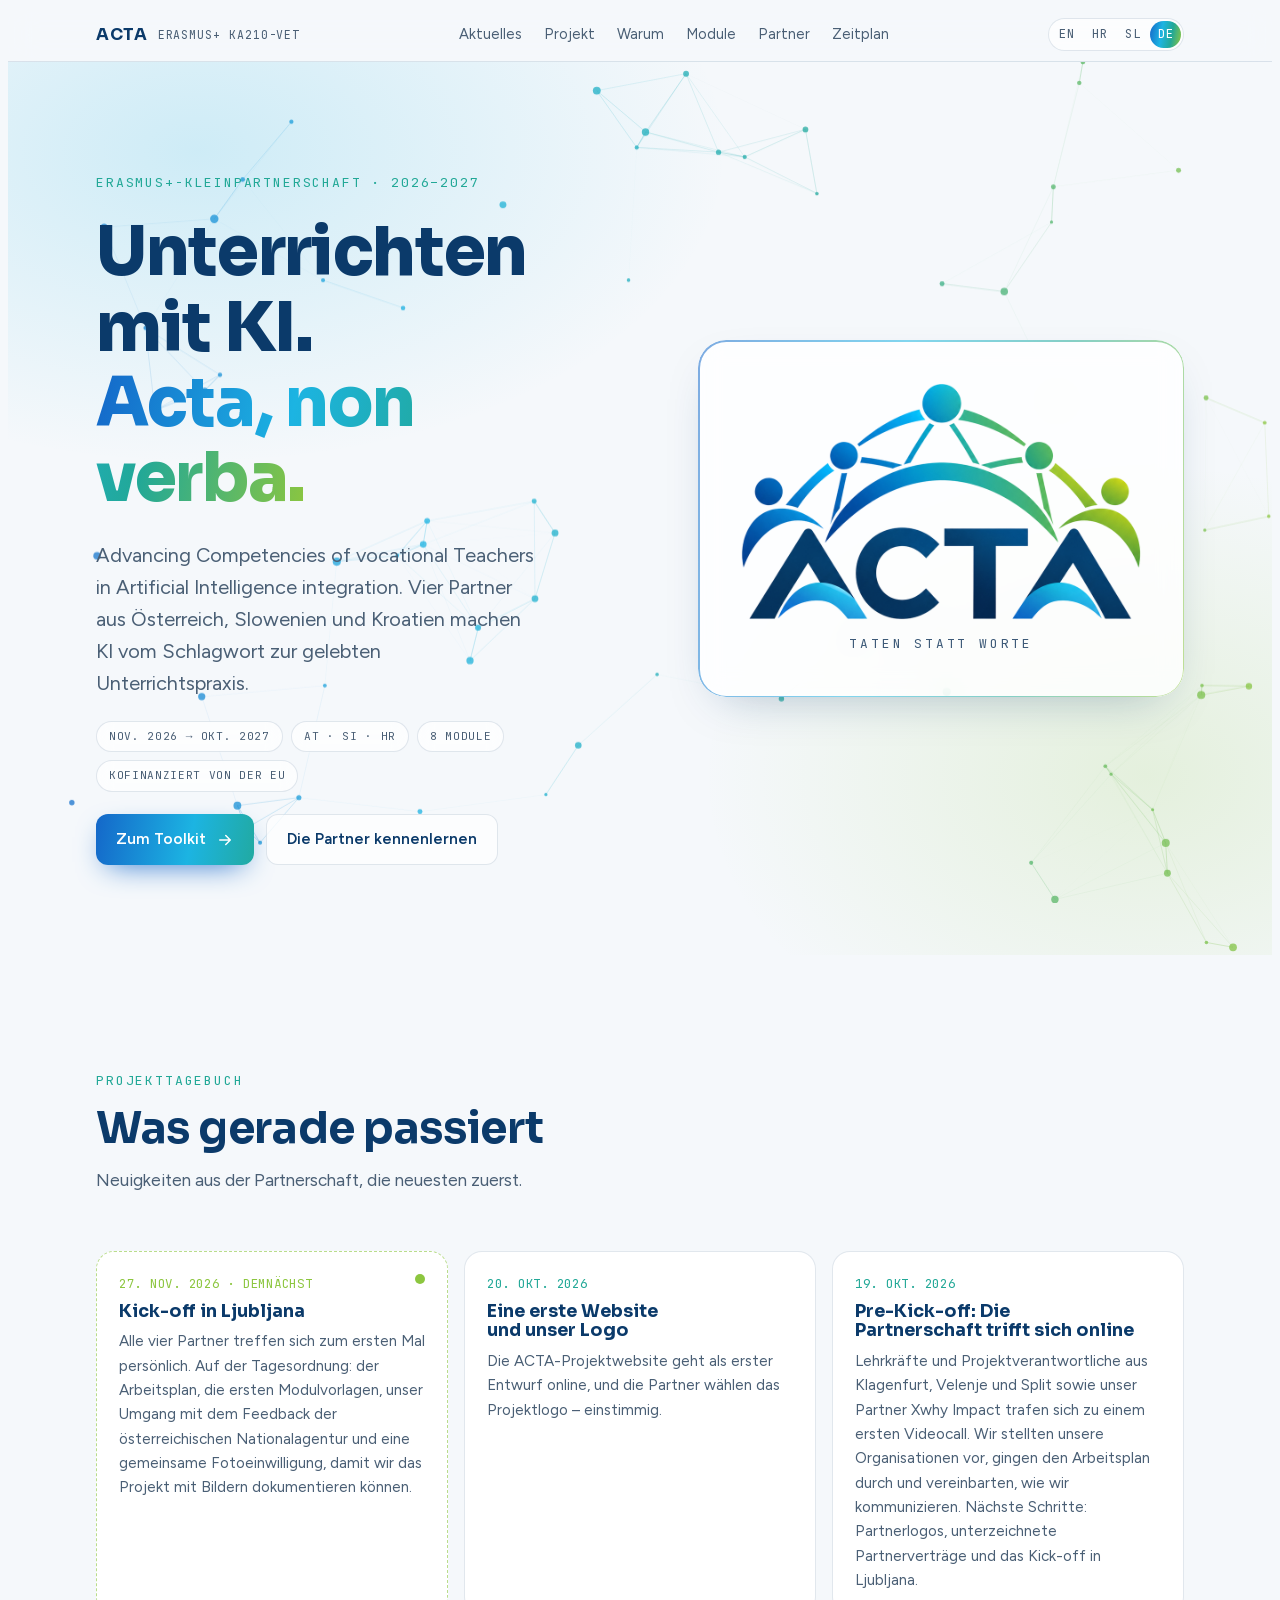
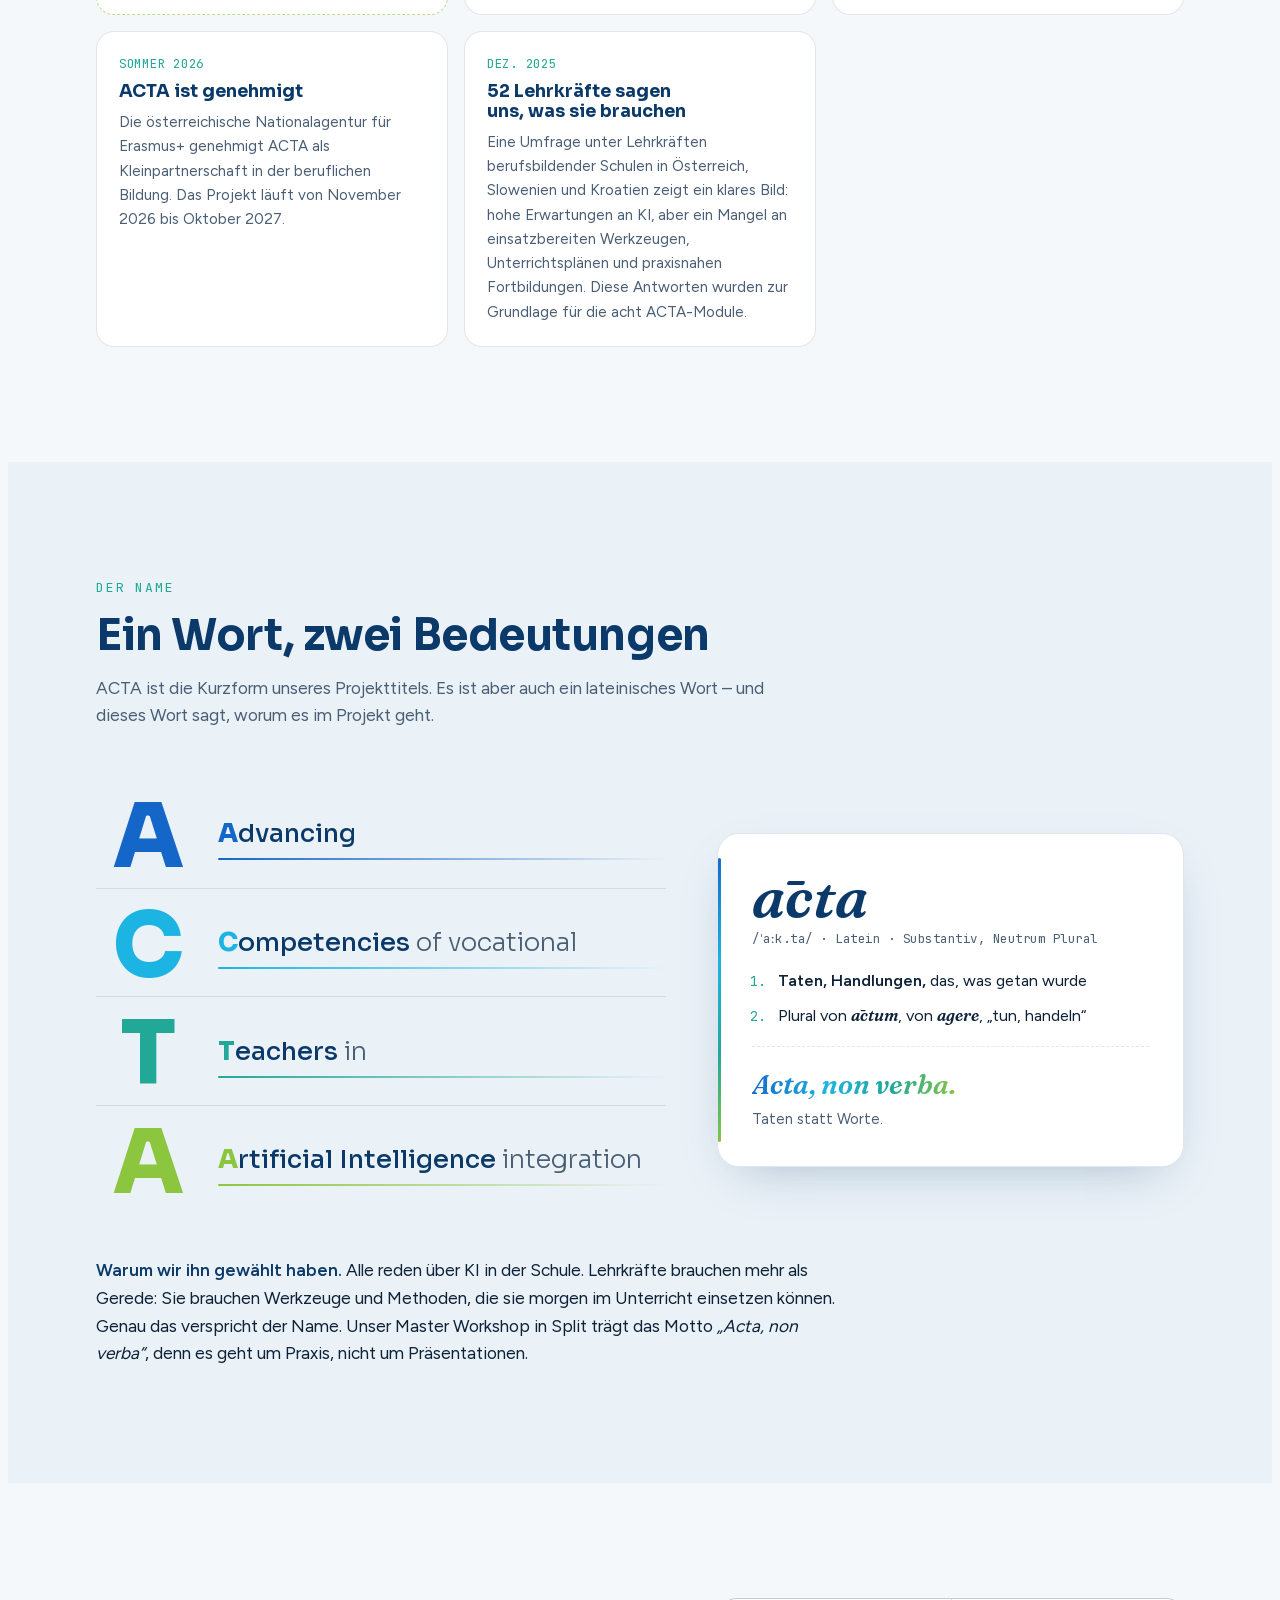
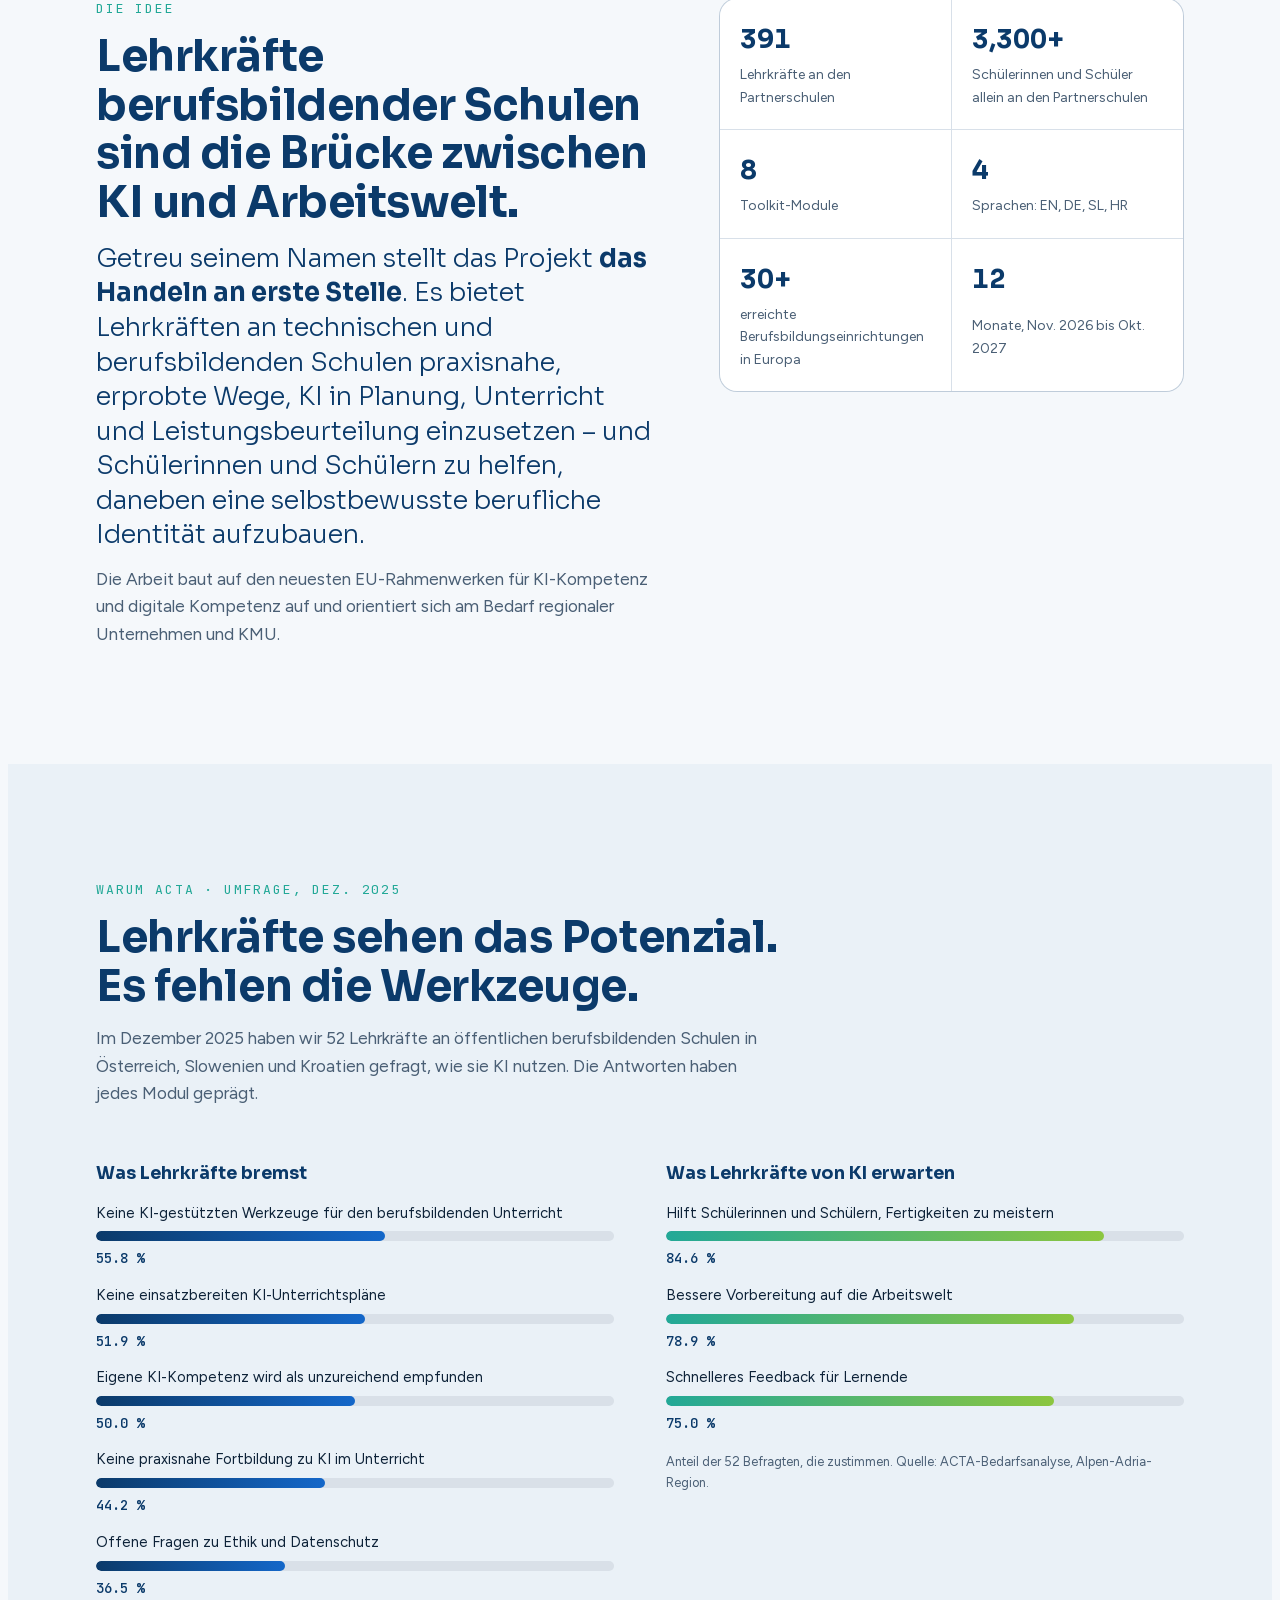
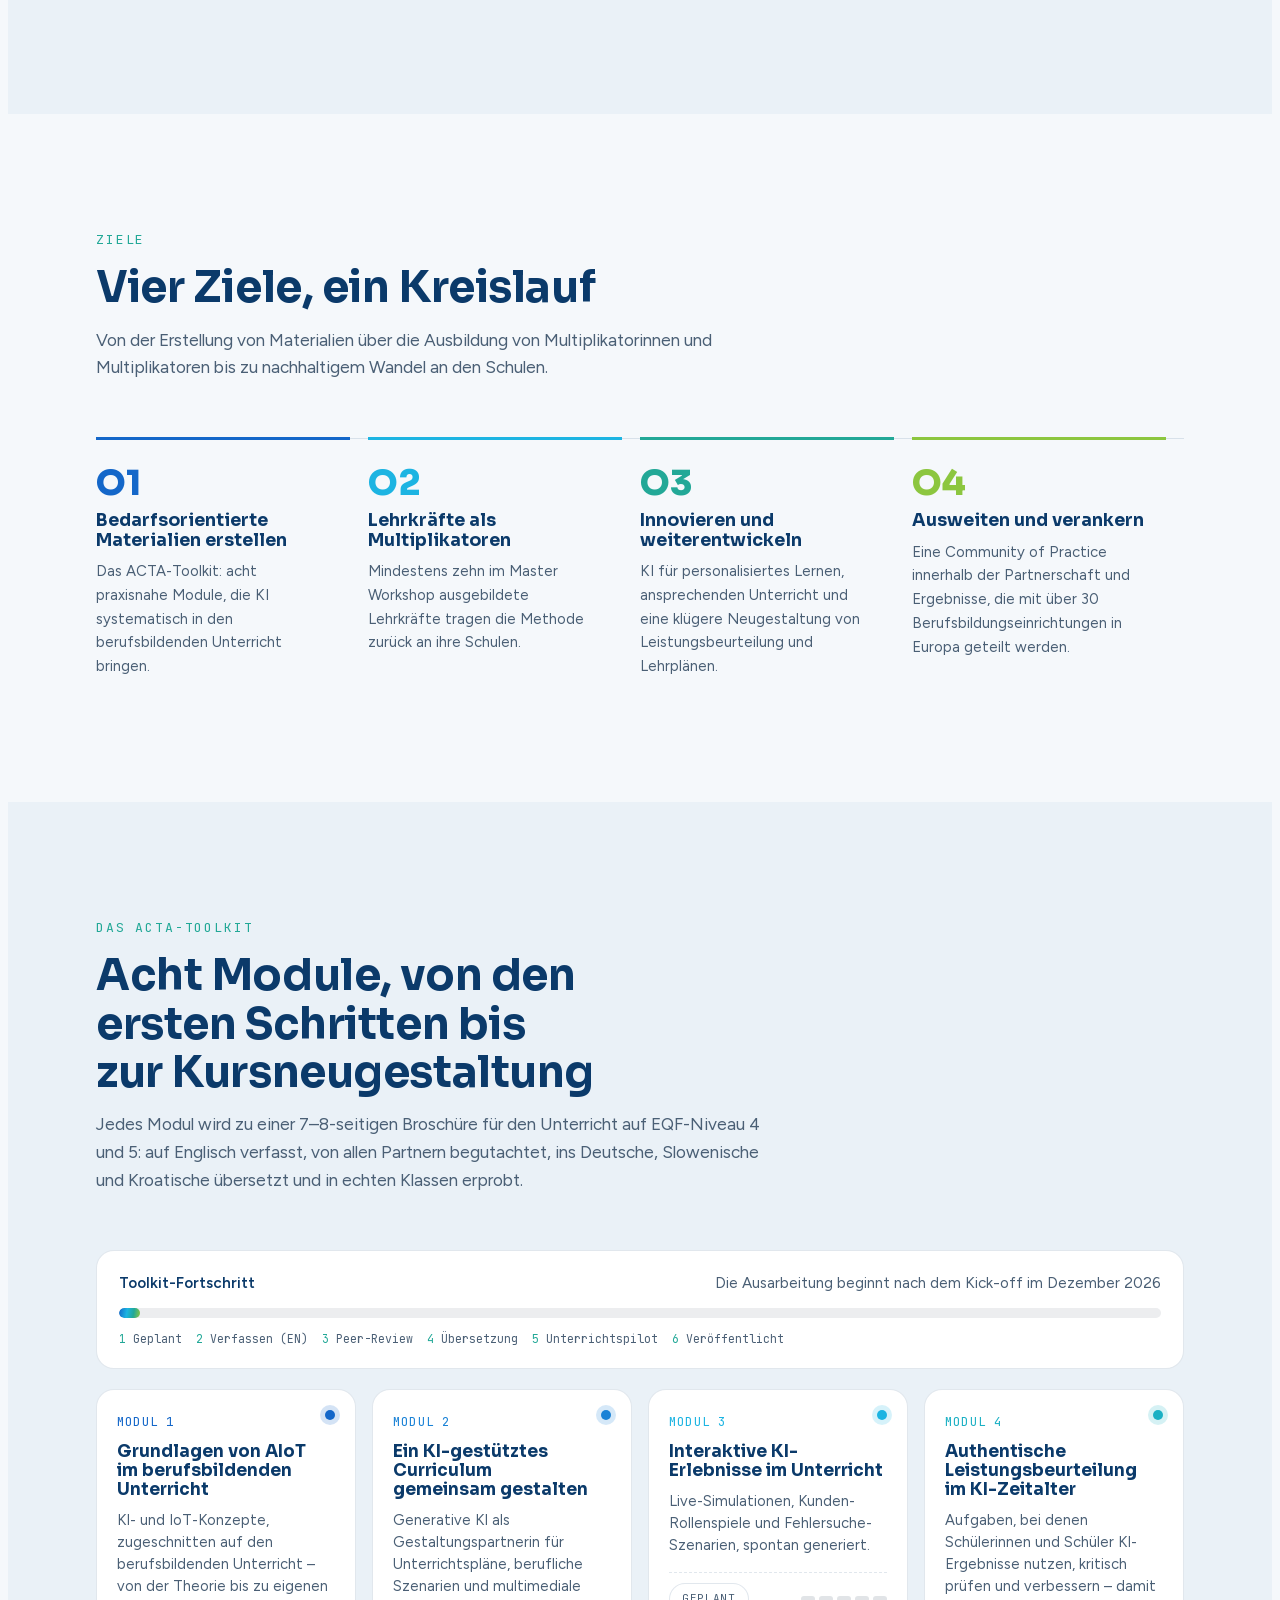
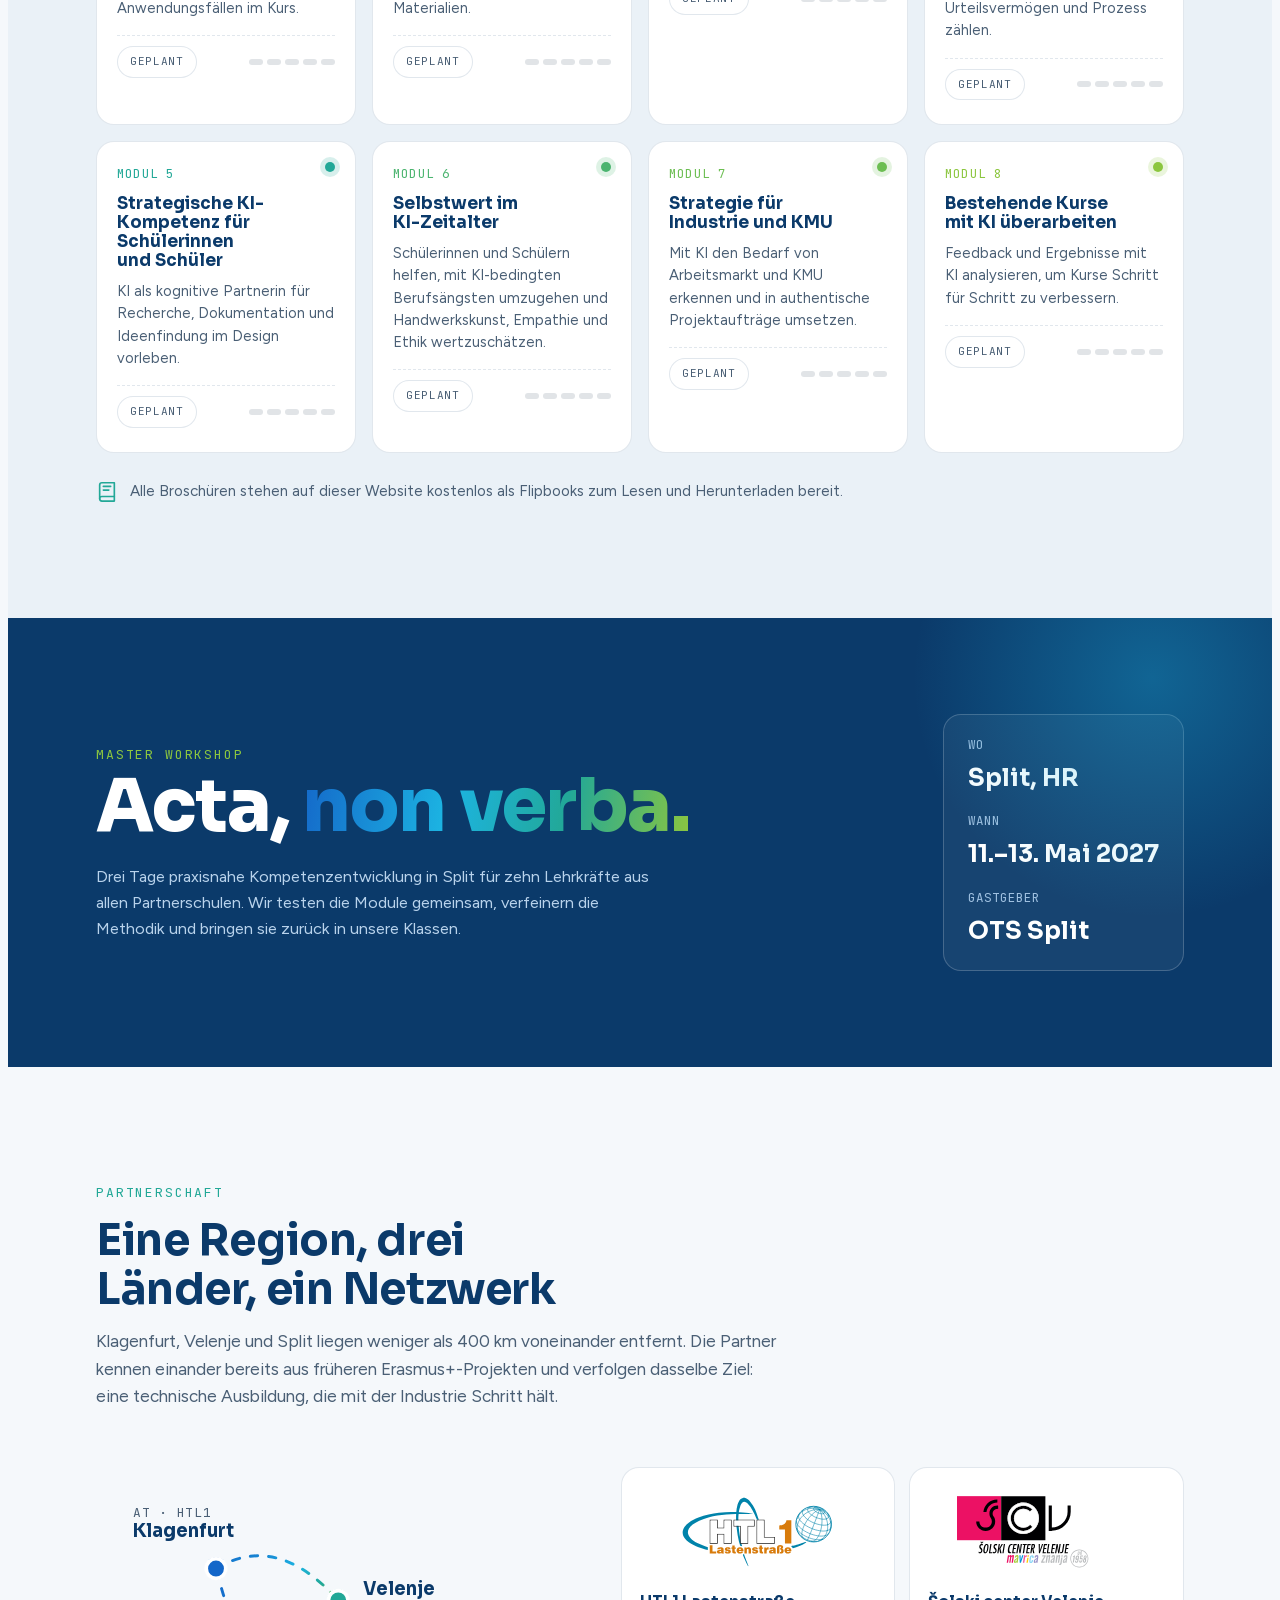
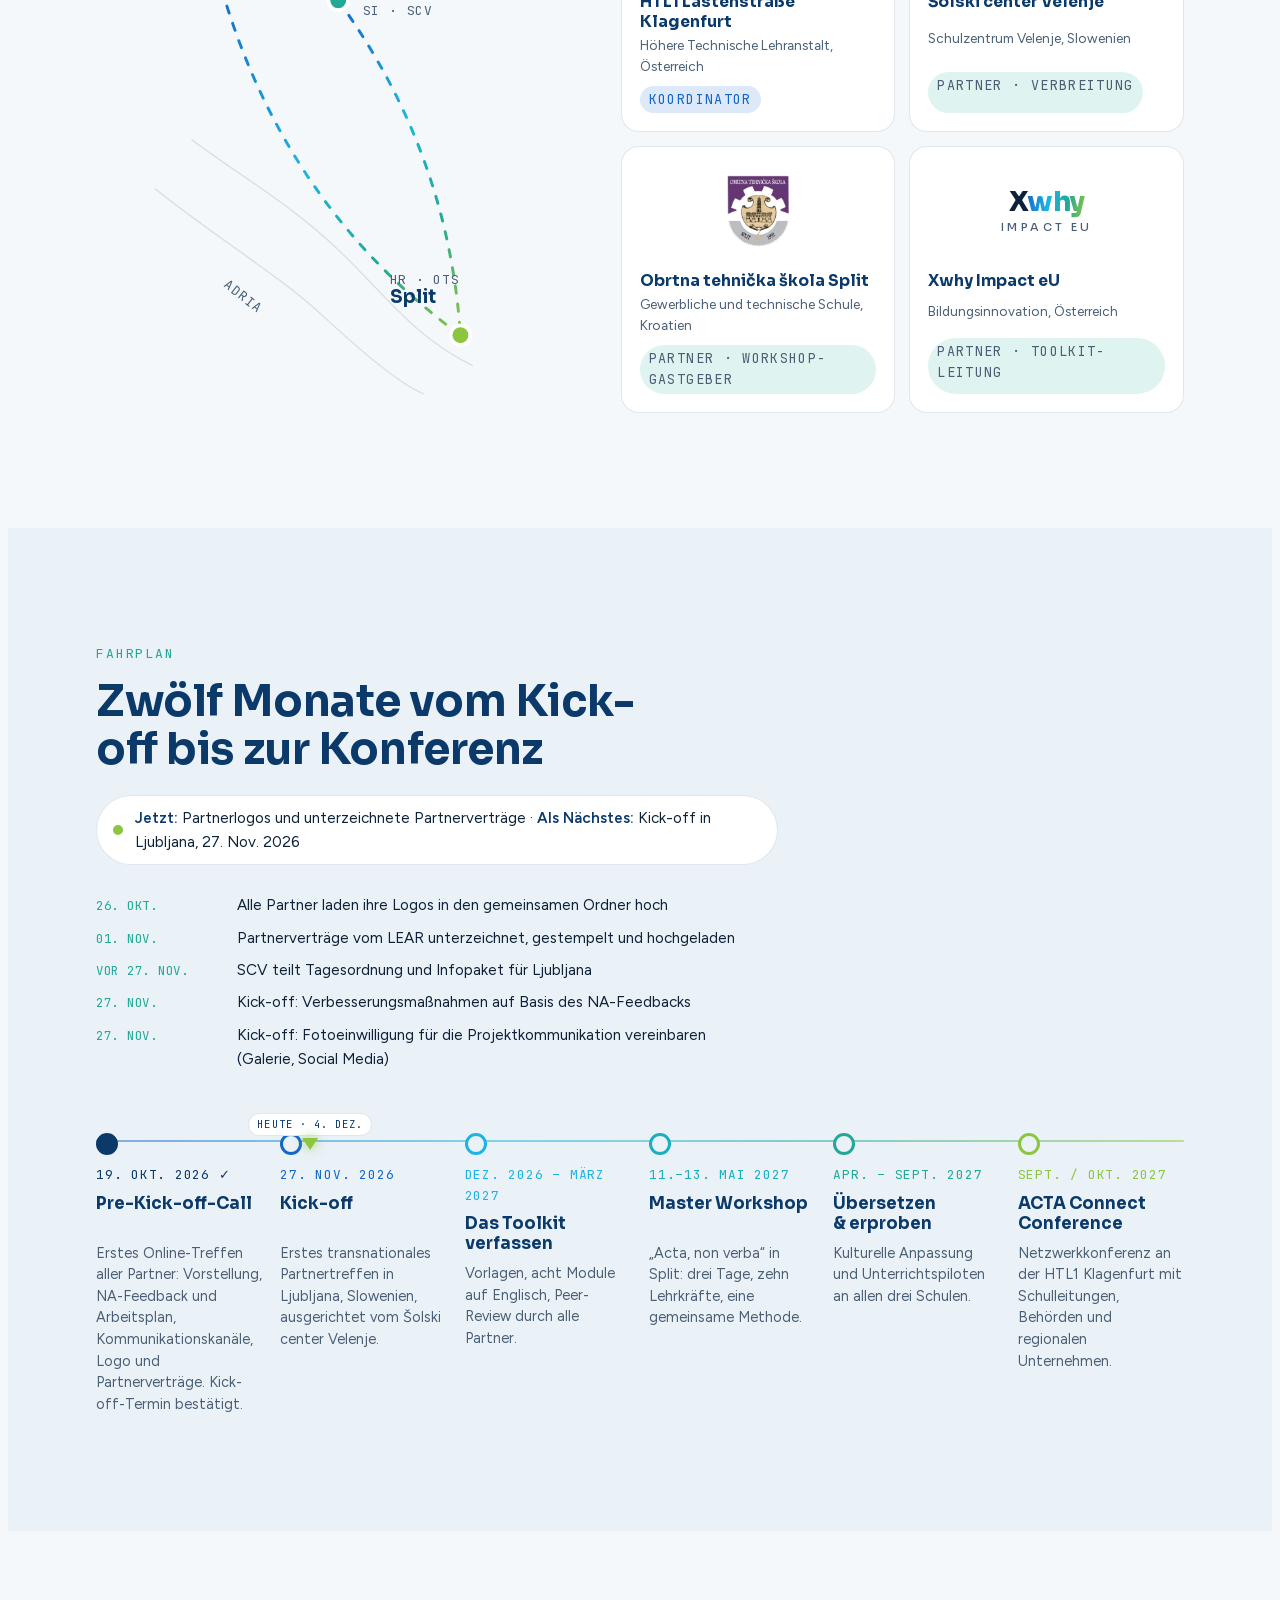
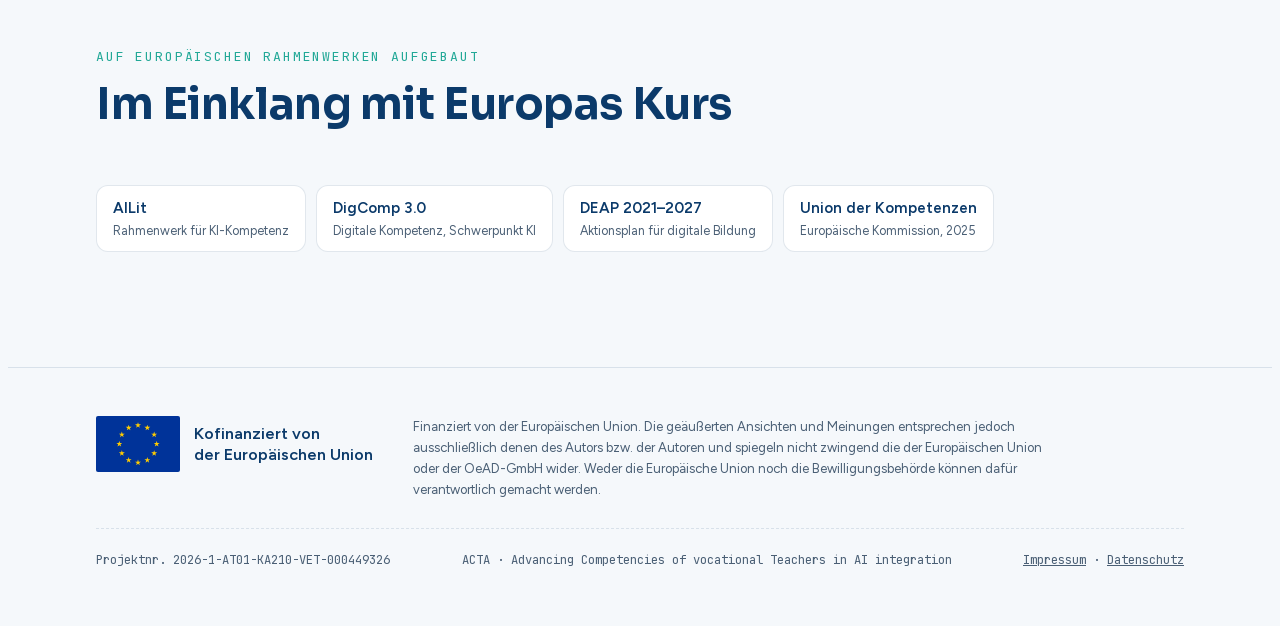
<file: acta/de/index.html>
<!doctype html>
<html lang="de">
<head>
<meta charset="utf-8">
<meta name="viewport" content="width=device-width, initial-scale=1, viewport-fit=cover">
<meta property="og:title" content="ACTA – Erasmus+ Partnership">
<meta property="og:description" content="Advancing Competencies of vocational Teachers in AI integration. Acta, non verba.">
<meta property="og:image" content="https://htl1-klagenfurt.github.io/erasmus/acta/assets/acta_logo.png">
<link rel="icon" href="../assets/acta_logo.png">
<link rel="alternate" hreflang="en" href="https://htl1-klagenfurt.github.io/erasmus/acta/">
<link rel="alternate" hreflang="de" href="https://htl1-klagenfurt.github.io/erasmus/acta/de/">
<link rel="alternate" hreflang="hr" href="https://htl1-klagenfurt.github.io/erasmus/acta/hr/">
<link rel="alternate" hreflang="sl" href="https://htl1-klagenfurt.github.io/erasmus/acta/sl/">
<link rel="alternate" hreflang="x-default" href="https://htl1-klagenfurt.github.io/erasmus/acta/">
<title>ACTA – Erasmus+-Partnerschaft</title>
<meta name="description" content="ACTA – Advancing Competencies of vocational Teachers in AI integration. Erasmus+-Kleinpartnerschaft von HTL1 Klagenfurt, Šolski center Velenje, Obrtna tehnička škola Split und Xwhy Impact.">
<link rel="stylesheet" href="../assets/fonts.css">
<style>
/* Layout: one calm column; a live node-network hero echoes the logo's arc of connected people, then modules, route map, timeline, partners. */
:root {
  --navy: #0b3a6a;
  --blue: #1467c9;
  --cyan: #1cb4e2;
  --teal: #22a897;
  --lime: #8cc63f;
  --grad: linear-gradient(100deg, var(--blue) 0%, var(--cyan) 38%, var(--teal) 68%, var(--lime) 100%);

  --bg: #f5f8fb;
  --bg-2: #eaf1f7;
  --surface: rgba(255, 255, 255, .72);
  --surface-solid: #ffffff;
  --line: rgba(11, 58, 106, .12);
  --fg: #0d2238;
  --fg-soft: #4a5f75;
  --heading: var(--navy);
  --plate: rgba(255, 255, 255, .82);
  --shadow: 0 18px 50px -24px rgba(11, 58, 106, .35);

  --f-display: "Sora", "Avenir Next", "Segoe UI", system-ui, sans-serif;
  --f-body: "Figtree", "Helvetica Neue", "Segoe UI", system-ui, sans-serif;
  --f-mono: "JetBrains Mono", ui-monospace, "SF Mono", Menlo, monospace;

  --step--1: .82rem;
  --step-0: 1.02rem;
  --step-1: 1.25rem;
  --step-2: 1.6rem;
  --step-3: clamp(1.9rem, 1.4rem + 2vw, 2.7rem);
  --step-4: clamp(2.4rem, 1.6rem + 3.6vw, 4.2rem);
  --wrap: 1120px;
}
@media (prefers-color-scheme: dark) {
  :root:not([data-theme="light"]) {
    --bg: #07131f;
    --bg-2: #0b1c2d;
    --surface: rgba(18, 38, 58, .62);
    --surface-solid: #0f2336;
    --line: rgba(160, 205, 240, .14);
    --fg: #dce8f3;
    --fg-soft: #93a9bf;
    --heading: #eef6ff;
    --plate: rgba(240, 247, 255, .92);
    --shadow: 0 18px 50px -24px rgba(0, 0, 0, .7);
    color-scheme: dark;
  }
}
:root[data-theme="dark"] {
  --bg: #07131f;
  --bg-2: #0b1c2d;
  --surface: rgba(18, 38, 58, .62);
  --surface-solid: #0f2336;
  --line: rgba(160, 205, 240, .14);
  --fg: #dce8f3;
  --fg-soft: #93a9bf;
  --heading: #eef6ff;
  --plate: rgba(240, 247, 255, .92);
  --shadow: 0 18px 50px -24px rgba(0, 0, 0, .7);
  color-scheme: dark;
}

* { box-sizing: border-box; }
html { scroll-behavior: smooth; }
body {
  background: var(--bg);
  color: var(--fg);
  font-family: var(--f-body);
  font-size: var(--step-0);
  line-height: 1.6;
  overflow-x: hidden;
}
h1, h2, h3 { font-family: var(--f-display); color: var(--heading); text-wrap: balance; line-height: 1.12; margin: 0; }
p { margin: 0; }
a { color: inherit; }
:focus-visible { outline: 2px solid var(--cyan); outline-offset: 3px; border-radius: 6px; }

.wrap {
  max-width: var(--wrap);
  margin-inline: auto;
  padding-left: max(16px, env(safe-area-inset-left, 0px));
  padding-right: max(16px, env(safe-area-inset-right, 0px));
}
.eyebrow {
  font-family: var(--f-mono);
  font-size: var(--step--1);
  letter-spacing: .14em;
  text-transform: uppercase;
  color: var(--teal);
}
.grad-text {
  background: var(--grad);
  -webkit-background-clip: text;
  background-clip: text;
  color: transparent;
}

/* ---------- top bar ---------- */
.bar {
  position: sticky;
  top: env(safe-area-inset-top, 0px);
  z-index: 20;
  backdrop-filter: blur(14px) saturate(1.4);
  -webkit-backdrop-filter: blur(14px) saturate(1.4);
  background: color-mix(in srgb, var(--bg) 70%, transparent);
  border-bottom: 1px solid var(--line);
}
.bar .wrap { display: flex; align-items: center; justify-content: space-between; gap: 16px; padding-block: 10px; }
.bar-brand { display: flex; align-items: center; gap: 10px; text-decoration: none; font-family: var(--f-display); font-weight: 700; color: var(--heading); letter-spacing: .04em; }
.bar-brand span { font-family: var(--f-mono); font-weight: 400; font-size: .72rem; color: var(--fg-soft); letter-spacing: .08em; }
.bar nav { display: flex; gap: 22px; font-size: .92rem; }
.bar nav a { text-decoration: none; color: var(--fg-soft); transition: color .2s; }
.bar nav a:hover { color: var(--heading); }
.langs { display: flex; gap: 2px; font-family: var(--f-mono); font-size: .76rem; border: 1px solid var(--line); border-radius: 999px; padding: 2px; background: var(--surface); }
.langs a { text-decoration: none; color: var(--fg-soft); padding: 4px 8px; border-radius: 999px; letter-spacing: .04em; }
.langs a:hover { color: var(--heading); }
.langs a[aria-current] { background: var(--grad); color: #fff; }
.progress { position: absolute; left: 0; bottom: -1px; height: 2px; width: 100%; background: var(--grad); transform-origin: 0 50%; transform: scaleX(var(--p, 0)); }
@media (max-width: 720px) { .bar nav { display: none; } }

/* ---------- hero ---------- */
.hero { position: relative; overflow: hidden; isolation: isolate; }
#net { position: absolute; inset: 0; width: 100%; height: 100%; z-index: -1; }
.hero::after {
  content: ""; position: absolute; inset: 0; z-index: -1; pointer-events: none;
  background:
    radial-gradient(60% 50% at 15% 10%, color-mix(in srgb, var(--cyan) 18%, transparent), transparent 70%),
    radial-gradient(50% 50% at 90% 80%, color-mix(in srgb, var(--lime) 16%, transparent), transparent 70%);
}
.hero .wrap { display: grid; grid-template-columns: 1.05fr .95fr; gap: clamp(24px, 5vw, 64px); align-items: center; padding-block: clamp(48px, 9vw, 110px) clamp(48px, 7vw, 90px); }
.hero-copy { display: grid; gap: 22px; min-width: 0; }
.hero h1 { font-size: var(--step-4); font-weight: 800; letter-spacing: -.02em; }
.hero h1 em { font-style: normal; }
.lede { font-size: var(--step-1); color: var(--fg-soft); max-width: 34ch; }
.chips { display: flex; flex-wrap: wrap; gap: 8px; }
.chip {
  font-family: var(--f-mono); font-size: .78rem; padding: 6px 12px; border-radius: 999px;
  border: 1px solid var(--line); background: var(--surface); color: var(--fg);
  backdrop-filter: blur(8px); -webkit-backdrop-filter: blur(8px);
}
.cta-row { display: flex; flex-wrap: wrap; gap: 12px; }
.btn {
  display: inline-flex; align-items: center; gap: 10px; padding: 12px 20px; border-radius: 12px;
  font-weight: 600; text-decoration: none; font-size: .96rem; transition: transform .2s, box-shadow .2s;
}
.btn-primary { background: var(--grad); color: #fff; box-shadow: 0 10px 30px -12px var(--blue); background-size: 160% 100%; background-position: 0 0; transition: background-position .5s, transform .2s; }
.btn-primary:hover { background-position: 100% 0; transform: translateY(-2px); }
.btn-ghost { border: 1px solid var(--line); color: var(--heading); background: var(--surface); }
.btn-ghost:hover { transform: translateY(-2px); }
.btn svg { width: 18px; height: 18px; }

.logo-plate {
  position: relative; padding: clamp(22px, 4vw, 42px); border-radius: 28px;
  background: var(--plate); border: 1px solid rgba(255, 255, 255, .6);
  box-shadow: var(--shadow); backdrop-filter: blur(12px); -webkit-backdrop-filter: blur(12px);
  transform: perspective(900px) rotateX(var(--rx, 0deg)) rotateY(var(--ry, 0deg));
  transition: transform .25s ease-out;
}
.logo-plate::before {
  content: ""; position: absolute; inset: -1px; border-radius: inherit; padding: 1.5px;
  background: var(--grad);
  -webkit-mask: linear-gradient(#000 0 0) content-box, linear-gradient(#000 0 0);
  -webkit-mask-composite: xor; mask-composite: exclude; opacity: .55;
}
.logo-plate img { display: block; width: 100%; height: auto; }
.logo-plate .motto { margin-top: 14px; text-align: center; font-family: var(--f-mono); font-size: .8rem; letter-spacing: .22em; text-transform: uppercase; color: #3d5a78; }
@media (max-width: 860px) {
  .hero .wrap { grid-template-columns: 1fr; }
  .logo-plate { max-width: 460px; order: -1; }
}

/* ---------- sections ---------- */
section { padding-block: clamp(64px, 9vw, 120px); }
.sec-head { display: grid; gap: 14px; max-width: 62ch; margin-bottom: clamp(32px, 5vw, 56px); }
.sec-head h2 { font-size: var(--step-3); font-weight: 700; letter-spacing: -.01em; }
.sec-head p { color: var(--fg-soft); font-size: 1.08rem; }
.alt { background: var(--bg-2); }

.reveal { transition: transform .8s cubic-bezier(.2, .7, .2, 1), opacity .8s; }
.reveal.pre { transform: translateY(18px); opacity: .35; }

/* idea */
.idea { display: grid; grid-template-columns: 1.2fr 1fr; gap: clamp(28px, 5vw, 72px); align-items: start; }
.idea .big { font-family: var(--f-display); font-size: var(--step-2); font-weight: 300; line-height: 1.35; color: var(--heading); }
.idea .big strong { font-weight: 700; }
.facts { display: grid; grid-template-columns: 1fr 1fr; gap: 1px; background: var(--line); border: 1px solid var(--line); border-radius: 18px; overflow: hidden; }
.fact { background: var(--surface-solid); padding: 20px; display: grid; gap: 4px; }
.fact b { font-family: var(--f-display); font-size: var(--step-2); color: var(--heading); font-variant-numeric: tabular-nums; }
.fact span { font-size: .88rem; color: var(--fg-soft); }
@media (max-width: 820px) { .idea { grid-template-columns: 1fr; } }

/* name: acronym + Latin dictionary entry */
.name-sec { background: var(--bg-2); }
.name-grid { display: grid; grid-template-columns: 1.1fr .9fr; gap: clamp(24px, 4vw, 56px); align-items: center; }
.acro { display: grid; gap: 6px; min-width: 0; }
.acro-row {
  display: grid; grid-template-columns: clamp(64px, 9vw, 104px) 1fr; align-items: center; gap: 18px;
  padding: 6px 0; border-bottom: 1px solid var(--line);
}
.acro-row:last-child { border-bottom: 0; }
.acro .L {
  font-family: var(--f-display); font-weight: 800; font-size: clamp(3.2rem, 2rem + 5vw, 5.6rem); line-height: 1;
  color: var(--hue); text-align: center; transition: transform .35s cubic-bezier(.2, .7, .2, 1);
}
.acro .W { font-family: var(--f-display); font-size: clamp(1.1rem, .9rem + 1vw, 1.6rem); font-weight: 500; color: var(--heading); min-width: 0; position: relative; padding-bottom: 6px; }
.acro .W b { color: var(--hue); font-weight: 800; }
.acro .W em { font-style: normal; font-weight: 300; color: var(--fg-soft); }
.acro .W::after {
  content: ""; position: absolute; left: 0; bottom: 0; height: 2px; width: 100%; border-radius: 2px;
  background: linear-gradient(90deg, var(--hue), transparent); transform-origin: 0 50%; transform: scaleX(.25);
  transition: transform .6s cubic-bezier(.2, .7, .2, 1);
}
.acro-row:hover .L { transform: translateX(6px) scale(1.06); }
.acro-row:hover .W::after { transform: scaleX(1); }
.acro:not(.pre) .acro-row .W::after { transform: scaleX(1); }
.acro .acro-row:nth-child(2) .W::after { transition-delay: .12s; }
.acro .acro-row:nth-child(3) .W::after { transition-delay: .24s; }
.acro .acro-row:nth-child(4) .W::after { transition-delay: .36s; }

.lex {
  position: relative; padding: clamp(22px, 3vw, 34px); border-radius: 22px; background: var(--surface-solid);
  border: 1px solid var(--line); box-shadow: var(--shadow); display: grid; gap: 18px; align-content: start; min-width: 0;
}
.lex::before { content: ""; position: absolute; left: 0; top: 24px; bottom: 24px; width: 3px; border-radius: 3px; background: var(--grad); }
.lex-head { display: grid; gap: 4px; }
.lex-word { font-family: "Fraunces", Georgia, "Times New Roman", serif; font-style: italic; font-weight: 600; font-size: clamp(2.6rem, 2rem + 2.4vw, 3.6rem); line-height: 1; color: var(--heading); }
.lex-ipa { font-family: var(--f-mono); font-size: .78rem; letter-spacing: .04em; color: var(--fg-soft); }
.lex-def { margin: 0; padding-left: 1.3em; display: grid; gap: 8px; }
.lex-def li { padding-left: 4px; }
.lex-def li::marker { font-family: var(--f-mono); color: var(--teal); font-size: .85em; }
.lex-def i { font-family: "Fraunces", Georgia, serif; }
.lex-quote { display: grid; gap: 2px; padding-top: 16px; border-top: 1px dashed var(--line); }
.lex-quote .q { font-family: "Fraunces", Georgia, serif; font-style: italic; font-size: 1.7rem; font-weight: 600; background: var(--grad); -webkit-background-clip: text; background-clip: text; color: transparent; width: fit-content; }
.lex-quote .t { font-size: .92rem; color: var(--fg-soft); }
.why-name { margin-top: clamp(28px, 4vw, 44px); max-width: 68ch; font-size: 1.08rem; }
.why-name strong { color: var(--heading); }
@media (max-width: 860px) { .name-grid { grid-template-columns: 1fr; } }

/* need / survey */
.need { display: grid; grid-template-columns: 1fr 1fr; gap: clamp(24px, 4vw, 56px); }
.need-col { display: grid; gap: 18px; align-content: start; min-width: 0; }
.need-col h3 { font-size: 1.1rem; }
.bars { display: grid; gap: 14px; }
.b { display: grid; grid-template-columns: 1fr auto; gap: 6px 14px; align-items: center; }
.b span { font-size: .93rem; }
.b b { font-family: var(--f-mono); font-size: .88rem; font-weight: 500; color: var(--heading); font-variant-numeric: tabular-nums; }
.b i { grid-column: 1 / -1; height: 10px; border-radius: 999px; background: color-mix(in srgb, var(--fg) 8%, transparent); position: relative; overflow: hidden; }
.b i::after { content: ""; position: absolute; inset: 0 auto 0 0; width: calc(var(--v) * 1%); border-radius: inherit; background: linear-gradient(90deg, var(--navy), var(--blue)); transform-origin: 0 50%; transition: transform 1.2s cubic-bezier(.2, .7, .2, 1); }
.bars.pos .b i::after { background: linear-gradient(90deg, var(--teal), var(--lime)); }
.pre .b i::after { transform: scaleX(.15); }
.need-note { font-size: .8rem; color: var(--fg-soft); }
@media (max-width: 820px) { .need { grid-template-columns: 1fr; } }

/* goals */
.goals { display: grid; grid-template-columns: repeat(4, minmax(0, 1fr)); gap: 0; border-top: 1px solid var(--line); }
.goal { padding: 26px 22px 8px 0; display: grid; gap: 10px; align-content: start; border-top: 3px solid var(--hue); margin-top: -2px; margin-right: 18px; }
.goal .num { font-family: var(--f-display); font-weight: 800; font-size: 2.2rem; line-height: 1; color: var(--hue); }
.goal h3 { font-size: 1.08rem; }
.goal p { font-size: .93rem; color: var(--fg-soft); }
@media (max-width: 900px) { .goals { grid-template-columns: repeat(2, minmax(0, 1fr)); row-gap: 20px; } }
@media (max-width: 480px) { .goals { grid-template-columns: 1fr; } .goal { margin-right: 0; } }

/* modules */
.modules { display: grid; grid-template-columns: repeat(4, minmax(0, 1fr)); gap: 16px; }
.mod {
  position: relative; padding: 22px 20px 24px; border-radius: 18px; background: var(--surface-solid);
  border: 1px solid var(--line); display: grid; gap: 10px; align-content: start; overflow: hidden;
  transition: transform .3s, border-color .3s, box-shadow .3s;
}
.mod::before {
  content: ""; position: absolute; inset: 0; pointer-events: none; opacity: 0; transition: opacity .35s;
  background: radial-gradient(240px circle at var(--mx, 50%) var(--my, 0%), color-mix(in srgb, var(--hue) 22%, transparent), transparent 70%);
}
.mod:hover { transform: translateY(-4px); border-color: color-mix(in srgb, var(--hue) 55%, transparent); box-shadow: var(--shadow); }
.mod:hover::before { opacity: 1; }
.mod .num { font-family: var(--f-mono); font-size: .78rem; color: var(--hue); letter-spacing: .1em; }
.mod h3 { font-size: 1.06rem; font-weight: 700; }
.mod p { font-size: .92rem; color: var(--fg-soft); line-height: 1.5; }
.mod .dot { position: absolute; top: 20px; right: 20px; width: 10px; height: 10px; border-radius: 50%; background: var(--hue); box-shadow: 0 0 0 5px color-mix(in srgb, var(--hue) 18%, transparent); }
@media (max-width: 1000px) { .modules { grid-template-columns: repeat(2, minmax(0, 1fr)); } }
@media (max-width: 520px) { .modules { grid-template-columns: 1fr; } }
.out-note { margin-top: 26px; display: flex; flex-wrap: wrap; align-items: center; gap: 12px; color: var(--fg-soft); font-size: .95rem; }
.out-note svg { width: 22px; height: 22px; flex: none; color: var(--teal); }

/* workshop banner */
.motto-band { position: relative; overflow: hidden; background: var(--navy); color: #eaf4ff; }
.motto-band .wrap { display: grid; grid-template-columns: 1fr auto; gap: 32px; align-items: center; padding-block: clamp(52px, 8vw, 96px); }
.motto-band h2 { color: #fff; font-size: clamp(2.2rem, 1.4rem + 4vw, 4.6rem); font-weight: 800; letter-spacing: -.02em; }
.motto-band h2 .grad-text { display: inline-block; }
.motto-band p { color: #b9d3ec; max-width: 52ch; margin-top: 16px; }
.motto-band .eyebrow { color: var(--lime); }
.motto-band .ticket { border: 1px solid rgba(255, 255, 255, .2); border-radius: 18px; padding: 20px 24px; display: grid; gap: 4px; min-width: 210px; background: rgba(255, 255, 255, .05); }
.ticket b { font-family: var(--f-display); font-size: 1.5rem; color: #fff; }
.ticket span { font-family: var(--f-mono); font-size: .78rem; color: #9fc0e0; letter-spacing: .08em; }
.motto-band .glow { position: absolute; width: 520px; height: 520px; right: -140px; top: -200px; border-radius: 50%; background: radial-gradient(circle, rgba(28, 180, 226, .35), transparent 65%); pointer-events: none; animation: drift 14s ease-in-out infinite alternate; }
@keyframes drift { to { transform: translate(-120px, 120px); } }
@media (max-width: 760px) { .motto-band .wrap { grid-template-columns: 1fr; } }

/* route map + partners */
.route { display: grid; grid-template-columns: .9fr 1.1fr; gap: clamp(24px, 5vw, 64px); align-items: center; }
.map-box { min-width: 0; }
.map-box svg { width: 100%; height: auto; display: block; max-width: 440px; margin-inline: auto; }
.map-box .lbl { font-family: var(--f-display); font-weight: 700; font-size: 15px; fill: var(--heading); }
.map-box .sub { font-family: var(--f-mono); font-size: 10.5px; fill: var(--fg-soft); letter-spacing: .06em; }
.map-box .arc { fill: none; stroke: url(#arcGrad); stroke-width: 2.4; stroke-linecap: round; stroke-dasharray: 6 9; animation: flow 1.6s linear infinite; }
.map-box .land { fill: none; stroke: var(--line); stroke-width: 1.2; }
@keyframes flow { to { stroke-dashoffset: -30; } }
.pulse { transform-box: fill-box; transform-origin: center; animation: pulse 2.6s ease-out infinite; }
@keyframes pulse { 0% { transform: scale(.6); opacity: .9; } 100% { transform: scale(2.6); opacity: 0; } }

.partners { display: grid; grid-template-columns: repeat(2, minmax(0, 1fr)); gap: 14px; }
.partner {
  display: grid; grid-template-rows: 92px auto; gap: 14px; padding: 18px; border-radius: 18px;
  background: var(--surface-solid); border: 1px solid var(--line); text-decoration: none;
  transition: transform .25s, box-shadow .25s;
}
.partner:hover { transform: translateY(-3px); box-shadow: var(--shadow); }
.partner .logo { display: grid; place-items: center; background: #fff; border-radius: 12px; padding: 10px; }
.partner .logo img { max-height: 72px; width: auto; max-width: 100%; object-fit: contain; }
.partner .logo svg.htl-logo { display: block; height: 72px; width: auto; max-width: 100%; }
.partner .meta { display: grid; gap: 2px; }
.partner .meta b { font-family: var(--f-display); font-size: .98rem; color: var(--heading); line-height: 1.3; }
.partner .meta span { font-size: .84rem; color: var(--fg-soft); }
.partner .role { justify-self: start; margin-top: 6px; font-family: var(--f-mono); font-size: .7rem; letter-spacing: .1em; text-transform: uppercase; padding: 3px 9px; border-radius: 999px; background: color-mix(in srgb, var(--teal) 14%, transparent); color: var(--teal); }
.partner .role.coord { background: color-mix(in srgb, var(--blue) 14%, transparent); color: var(--blue); }
.xwhy { font-family: var(--f-display); font-weight: 800; font-size: 1.7rem; letter-spacing: -.02em; color: #0d2238; line-height: 1; text-align: center; }
.xwhy small { display: block; font-weight: 500; font-size: .7rem; letter-spacing: .3em; text-transform: uppercase; color: #4a5f75; margin-top: 6px; }
.xwhy i { font-style: normal; background: var(--grad); -webkit-background-clip: text; background-clip: text; color: transparent; }
@media (max-width: 900px) { .route { grid-template-columns: 1fr; } }
@media (max-width: 460px) { .partners { grid-template-columns: 1fr; } }

/* timeline */
.tl { position: relative; display: grid; grid-template-columns: repeat(6, minmax(0, 1fr)); gap: 18px; }
.tl::before { content: ""; position: absolute; left: 0; right: 0; top: 13px; height: 2px; background: var(--grad); opacity: .5; border-radius: 2px; }
.step { position: relative; display: grid; grid-template-rows: auto 2.5em auto; gap: 8px; padding-top: 38px; min-width: 0; align-content: start; }
.step h3 { align-self: start; line-height: 1.2; }
.tl { align-items: start; }
.today { position: absolute; top: -14px; left: 0; z-index: 2; display: grid; justify-items: center; gap: 2px; transform: translateX(-50%); pointer-events: none; transition: left .8s cubic-bezier(.2, .7, .2, 1); }
.today .lbl { order: -1; font-family: var(--f-mono); font-size: .66rem; letter-spacing: .1em; text-transform: uppercase; color: var(--heading); background: var(--surface-solid); border: 1px solid var(--line); border-radius: 999px; padding: 2px 8px; white-space: nowrap; box-shadow: var(--shadow); }
.today .tri { width: 0; height: 0; border-left: 8px solid transparent; border-right: 8px solid transparent; border-top: 12px solid var(--lime); filter: drop-shadow(0 0 6px color-mix(in srgb, var(--lime) 80%, transparent)); animation: todayBob 1.8s ease-in-out infinite; }
@keyframes todayBob { 50% { transform: translateY(3px); } }
.tl { margin-top: 34px; }
.step::before { content: ""; position: absolute; top: 6px; left: 0; width: 16px; height: 16px; border-radius: 50%; background: var(--bg); border: 3px solid var(--hue); }
.alt .step::before { background: var(--bg-2); }
.alt .tl .step.done::before, .tl .step.done::before { background: var(--hue); }
.step time { font-family: var(--f-mono); font-size: .8rem; color: var(--hue); letter-spacing: .06em; }
.step h3 { font-size: 1.04rem; }
.step p { font-size: .9rem; color: var(--fg-soft); line-height: 1.5; }
@media (max-width: 900px) {
  .tl { grid-template-columns: 1fr; gap: 26px; padding-left: 30px; }
  .tl::before { left: 7px; right: auto; top: 0; bottom: 0; width: 2px; height: auto; background: linear-gradient(180deg, var(--blue), var(--cyan), var(--teal), var(--lime)); }
  .step { padding-top: 0; grid-template-rows: auto; }
  .step::before { left: -30px; top: 4px; }
  .today { left: -2px !important; top: 0; transform: translateY(-50%) rotate(-90deg); transform-origin: center; }
  .today .lbl { display: none; }
  .tl { margin-top: 0; }
}

.now-bar { display: inline-flex; align-items: center; gap: 12px; justify-self: start; margin-top: 6px; padding: 10px 16px; border-radius: 999px; background: var(--surface-solid); border: 1px solid var(--line); font-size: .95rem; }
.now-bar b { color: var(--heading); }
.now-dot { width: 10px; height: 10px; border-radius: 50%; background: var(--lime); box-shadow: 0 0 0 0 color-mix(in srgb, var(--lime) 60%, transparent); animation: nowPulse 2s ease-out infinite; flex: none; }
@keyframes nowPulse { to { box-shadow: 0 0 0 10px transparent; } }

.deadlines { list-style: none; margin: 14px 0 0; padding: 0; display: grid; gap: 8px; max-width: 640px; }
.deadlines li { display: grid; grid-template-columns: 8.5em 1fr; gap: 12px; align-items: baseline; font-size: .95rem; }
.deadlines time { font-family: var(--f-mono); font-size: .78rem; letter-spacing: .06em; color: var(--teal); }

/* news */
.news { display: grid; grid-template-columns: repeat(auto-fill, minmax(min(100%, 300px), 1fr)); gap: 16px; }
.post { background: var(--surface-solid); border: 1px solid var(--line); border-radius: 18px; padding: 22px; display: grid; gap: 8px; align-content: start; position: relative; }
.post time { font-family: var(--f-mono); font-size: .78rem; letter-spacing: .06em; color: var(--teal); text-transform: uppercase; }
.post h3 { font-size: 1.1rem; }
.post p { color: var(--fg-soft); font-size: .95rem; }
.post.upcoming { border-style: dashed; border-color: color-mix(in srgb, var(--lime) 60%, transparent); }
.post.upcoming time { color: var(--lime); }
.post.upcoming::after { content: ""; position: absolute; top: 22px; right: 22px; width: 10px; height: 10px; border-radius: 50%; background: var(--lime); animation: nowPulse 2s ease-out infinite; }

/* toolkit progress */
.progress-box { background: var(--surface-solid); border: 1px solid var(--line); border-radius: 18px; padding: 20px 22px; margin-bottom: 20px; display: grid; gap: 12px; }
.pb-head { display: flex; flex-wrap: wrap; justify-content: space-between; gap: 6px 16px; font-size: .95rem; }
.pb-head b { color: var(--heading); }
.pb-head span { color: var(--fg-soft); }
.pb-bar { height: 10px; border-radius: 999px; background: color-mix(in srgb, var(--fg) 8%, transparent); overflow: hidden; }
.pb-bar i { display: block; height: 100%; border-radius: inherit; background: var(--grad); transition: width 1.2s cubic-bezier(.2, .7, .2, 1); }
.pb-steps { list-style: none; margin: 0; padding: 0; display: flex; flex-wrap: wrap; gap: 6px 14px; font-family: var(--f-mono); font-size: .72rem; color: var(--fg-soft); counter-reset: st; }
.pb-steps li::before { counter-increment: st; content: counter(st) " "; color: var(--teal); }
.mstat { display: flex; align-items: center; justify-content: space-between; gap: 10px; margin-top: 6px; padding-top: 10px; border-top: 1px dashed var(--line); }
.chip { font-family: var(--f-mono); font-size: .7rem; letter-spacing: .06em; text-transform: uppercase; color: var(--fg-soft); }
.pips { display: flex; gap: 4px; }
.pips b { width: 14px; height: 6px; border-radius: 3px; background: color-mix(in srgb, var(--fg) 12%, transparent); }
.pips b.on { background: var(--hue); }
.mod.published .chip { color: var(--hue); font-weight: 600; }

/* frameworks */
.fw { display: flex; flex-wrap: wrap; gap: 10px; }
.fw span { padding: 10px 16px; border-radius: 12px; border: 1px solid var(--line); background: var(--surface-solid); font-weight: 600; color: var(--heading); font-size: .95rem; }
.fw small { display: block; font-weight: 400; color: var(--fg-soft); font-size: .78rem; }

/* footer */
footer { border-top: 1px solid var(--line); padding-block: 48px; }
footer .wrap { display: grid; grid-template-columns: auto 1fr; gap: 28px 40px; align-items: start; }
.eu { display: flex; align-items: center; gap: 14px; }
.eu svg { width: 84px; height: auto; flex: none; border-radius: 2px; }
.eu b { font-family: var(--f-body); font-weight: 600; font-size: 1.02rem; color: var(--heading); line-height: 1.25; }
.disclaimer { font-size: .82rem; color: var(--fg-soft); max-width: 70ch; }
.foot-meta { grid-column: 1 / -1; display: flex; flex-wrap: wrap; justify-content: space-between; gap: 12px; font-family: var(--f-mono); font-size: .76rem; color: var(--fg-soft); padding-top: 22px; border-top: 1px dashed var(--line); }
@media (max-width: 720px) { footer .wrap { grid-template-columns: 1fr; } }

@media (prefers-reduced-motion: reduce) {
  *, *::before, *::after { animation: none !important; transition: none !important; }
  .reveal.pre { transform: none; opacity: 1; }
  html { scroll-behavior: auto; }
}
</style>
</head>
<body>
<header class="bar">
  <div class="wrap">
    <a class="bar-brand" href="#top">ACTA <span>ERASMUS+ KA210-VET</span></a>
    <nav aria-label="Bereiche">
      <a href="#news">Aktuelles</a>
      <a href="#idea">Projekt</a>
      <a href="#need">Warum</a>
      <a href="#modules">Module</a>
      <a href="#partners">Partner</a>
      <a href="#timeline">Zeitplan</a>
    </nav>
    <div class="langs" role="navigation" aria-label="Sprache">
      <a href="../" hreflang="en" data-l="en">EN</a><a href="../hr/" hreflang="hr" data-l="hr">HR</a><a href="../sl/" hreflang="sl" data-l="sl">SL</a><a href="../de/" hreflang="de" data-l="de" aria-current="page">DE</a>
    </div>
    <div class="progress" id="progress"></div>
  </div>
</header>

<main id="top">
  <section class="hero" style="padding:0">
    <canvas id="net" aria-hidden="true"></canvas>
    <div class="wrap">
      <div class="hero-copy">
        <div class="eyebrow">Erasmus+-Kleinpartnerschaft · 2026–2027</div>
        <h1>Unterrichten mit KI.<br><em class="grad-text">Acta, non verba.</em></h1>
        <p class="lede">Advancing Competencies of vocational Teachers in Artificial Intelligence integration. Vier Partner aus Österreich, Slowenien und Kroatien machen KI vom Schlagwort zur gelebten Unterrichtspraxis.</p>
        <div class="chips">
          <span class="chip">Nov. 2026 → Okt. 2027</span>
          <span class="chip">AT · SI · HR</span>
          <span class="chip">8 Module</span>
          <span class="chip">Kofinanziert von der EU</span>
        </div>
        <div class="cta-row">
          <a class="btn btn-primary" href="#modules">Zum Toolkit
            <svg viewBox="0 0 24 24" fill="none" stroke="currentColor" stroke-width="2" stroke-linecap="round" stroke-linejoin="round"><path d="M5 12h14M13 6l6 6-6 6"/></svg></a>
          <a class="btn btn-ghost" href="#partners">Die Partner kennenlernen</a>
        </div>
      </div>
      <div class="logo-plate" id="plate">
        <img src="../assets/acta_logo.png" alt="ACTA-Projektlogo: vier verbundene Figuren bilden einen Bogen über dem Wort ACTA" width="900" height="532">
        <div class="motto">Taten statt Worte</div>
      </div>
    </div>
  </section>

  <section id="news">
    <div class="wrap">
      <div class="sec-head reveal">
        <div class="eyebrow">Projekttagebuch</div>
        <h2>Was gerade passiert</h2>
        <p>Neuigkeiten aus der Partnerschaft, die neuesten zuerst.</p>
      </div>
      <div class="news">
        <article class="post upcoming reveal">
          <time datetime="2026-11-27">27. Nov. 2026 · demnächst</time>
          <h3>Kick-off in Ljubljana</h3>
          <p>Alle vier Partner treffen sich zum ersten Mal persönlich. Auf der Tagesordnung: der Arbeitsplan, die ersten Modulvorlagen, unser Umgang mit dem Feedback der österreichischen Nationalagentur und eine gemeinsame Fotoeinwilligung, damit wir das Projekt mit Bildern dokumentieren können.</p>
        </article>
        <article class="post reveal">
          <time datetime="2026-10-20">20. Okt. 2026</time>
          <h3>Eine erste Website und unser Logo</h3>
          <p>Die ACTA-Projektwebsite geht als erster Entwurf online, und die Partner wählen das Projektlogo – einstimmig.</p>
        </article>
        <article class="post reveal">
          <time datetime="2026-10-19">19. Okt. 2026</time>
          <h3>Pre-Kick-off: Die Partnerschaft trifft sich online</h3>
          <p>Lehrkräfte und Projektverantwortliche aus Klagenfurt, Velenje und Split sowie unser Partner Xwhy Impact trafen sich zu einem ersten Videocall. Wir stellten unsere Organisationen vor, gingen den Arbeitsplan durch und vereinbarten, wie wir kommunizieren. Nächste Schritte: Partnerlogos, unterzeichnete Partnerverträge und das Kick-off in Ljubljana.</p>
        </article>
        <article class="post reveal">
          <time datetime="2026-07-01">Sommer 2026</time>
          <h3>ACTA ist genehmigt</h3>
          <p>Die österreichische Nationalagentur für Erasmus+ genehmigt ACTA als Kleinpartnerschaft in der beruflichen Bildung. Das Projekt läuft von November 2026 bis Oktober 2027.</p>
        </article>
        <article class="post reveal">
          <time datetime="2025-12-01">Dez. 2025</time>
          <h3>52 Lehrkräfte sagen uns, was sie brauchen</h3>
          <p>Eine Umfrage unter Lehrkräften berufsbildender Schulen in Österreich, Slowenien und Kroatien zeigt ein klares Bild: hohe Erwartungen an KI, aber ein Mangel an einsatzbereiten Werkzeugen, Unterrichtsplänen und praxisnahen Fortbildungen. Diese Antworten wurden zur Grundlage für die acht ACTA-Module.</p>
        </article>
      </div>
    </div>
  </section>

  <section id="name" class="name-sec">
    <div class="wrap">
      <div class="sec-head reveal">
        <div class="eyebrow">Der Name</div>
        <h2>Ein Wort, zwei Bedeutungen</h2>
        <p>ACTA ist die Kurzform unseres Projekttitels. Es ist aber auch ein lateinisches Wort – und dieses Wort sagt, worum es im Projekt geht.</p>
      </div>

      <div class="name-grid">
        <div class="acro reveal" aria-label="ACTA: Advancing Competencies of vocational Teachers in Artificial Intelligence integration">
          <div class="acro-row" style="--hue: var(--blue)"><span class="L">A</span><span class="W"><b>A</b>dvancing</span></div>
          <div class="acro-row" style="--hue: var(--cyan)"><span class="L">C</span><span class="W"><b>C</b>ompetencies <em>of vocational</em></span></div>
          <div class="acro-row" style="--hue: var(--teal)"><span class="L">T</span><span class="W"><b>T</b>eachers <em>in</em></span></div>
          <div class="acro-row" style="--hue: var(--lime)"><span class="L">A</span><span class="W"><b>A</b>rtificial Intelligence <em>integration</em></span></div>
        </div>

        <div class="lex reveal">
          <div class="lex-head">
            <span class="lex-word">ācta</span>
            <span class="lex-ipa">/ˈaːk.ta/ · Latein · Substantiv, Neutrum Plural</span>
          </div>
          <ol class="lex-def">
            <li><b>Taten, Handlungen,</b> das, was getan wurde</li>
            <li>Plural von <i>āctum</i>, von <i>agere</i>, „tun, handeln“</li>
          </ol>
          <div class="lex-quote">
            <span class="q">Acta, non verba.</span>
            <span class="t">Taten statt Worte.</span>
          </div>
        </div>
      </div>

      <div class="why-name reveal">
        <p><strong>Warum wir ihn gewählt haben.</strong> Alle reden über KI in der Schule. Lehrkräfte brauchen mehr als Gerede: Sie brauchen Werkzeuge und Methoden, die sie morgen im Unterricht einsetzen können. Genau das verspricht der Name. Unser Master Workshop in Split trägt das Motto <em>„Acta, non verba“</em>, denn es geht um Praxis, nicht um Präsentationen.</p>
      </div>
    </div>
  </section>

  <section id="idea">
    <div class="wrap idea reveal">
      <div class="sec-head" style="margin:0">
        <div class="eyebrow">Die Idee</div>
        <h2>Lehrkräfte berufsbildender Schulen sind die Brücke zwischen KI und Arbeitswelt.</h2>
        <p class="big">Getreu seinem Namen stellt das Projekt <strong>das Handeln an erste Stelle</strong>. Es bietet Lehrkräften an technischen und berufsbildenden Schulen praxisnahe, erprobte Wege, KI in Planung, Unterricht und Leistungsbeurteilung einzusetzen – und Schülerinnen und Schülern zu helfen, daneben eine selbstbewusste berufliche Identität aufzubauen.</p>
        <p>Die Arbeit baut auf den neuesten EU-Rahmenwerken für KI-Kompetenz und digitale Kompetenz auf und orientiert sich am Bedarf regionaler Unternehmen und KMU.</p>
      </div>
      <div class="facts" role="list">
        <div class="fact" role="listitem"><b>391</b><span>Lehrkräfte an den Partnerschulen</span></div>
        <div class="fact" role="listitem"><b>3,300+</b><span>Schülerinnen und Schüler allein an den Partnerschulen</span></div>
        <div class="fact" role="listitem"><b>8</b><span>Toolkit-Module</span></div>
        <div class="fact" role="listitem"><b>4</b><span>Sprachen: EN, DE, SL, HR</span></div>
        <div class="fact" role="listitem"><b>30+</b><span>erreichte Berufsbildungseinrichtungen in Europa</span></div>
        <div class="fact" role="listitem"><b>12</b><span>Monate, Nov. 2026 bis Okt. 2027</span></div>
      </div>
    </div>
  </section>

  <section id="need" class="alt">
    <div class="wrap">
      <div class="sec-head reveal">
        <div class="eyebrow">Warum ACTA · Umfrage, Dez. 2025</div>
        <h2>Lehrkräfte sehen das Potenzial. Es fehlen die Werkzeuge.</h2>
        <p>Im Dezember 2025 haben wir 52 Lehrkräfte an öffentlichen berufsbildenden Schulen in Österreich, Slowenien und Kroatien gefragt, wie sie KI nutzen. Die Antworten haben jedes Modul geprägt.</p>
      </div>
      <div class="need">
        <div class="need-col reveal">
          <h3>Was Lehrkräfte bremst</h3>
          <div class="bars">
            <div class="b" style="--v:55.77"><span>Keine KI-gestützten Werkzeuge für den berufsbildenden Unterricht</span><i></i><b>55.8 %</b></div>
            <div class="b" style="--v:51.92"><span>Keine einsatzbereiten KI-Unterrichtspläne</span><i></i><b>51.9 %</b></div>
            <div class="b" style="--v:50"><span>Eigene KI-Kompetenz wird als unzureichend empfunden</span><i></i><b>50.0 %</b></div>
            <div class="b" style="--v:44.23"><span>Keine praxisnahe Fortbildung zu KI im Unterricht</span><i></i><b>44.2 %</b></div>
            <div class="b" style="--v:36.54"><span>Offene Fragen zu Ethik und Datenschutz</span><i></i><b>36.5 %</b></div>
          </div>
        </div>
        <div class="need-col reveal">
          <h3>Was Lehrkräfte von KI erwarten</h3>
          <div class="bars pos">
            <div class="b" style="--v:84.62"><span>Hilft Schülerinnen und Schülern, Fertigkeiten zu meistern</span><i></i><b>84.6 %</b></div>
            <div class="b" style="--v:78.85"><span>Bessere Vorbereitung auf die Arbeitswelt</span><i></i><b>78.9 %</b></div>
            <div class="b" style="--v:75"><span>Schnelleres Feedback für Lernende</span><i></i><b>75.0 %</b></div>
          </div>
          <p class="need-note">Anteil der 52 Befragten, die zustimmen. Quelle: ACTA-Bedarfsanalyse, Alpen-Adria-Region.</p>
        </div>
      </div>
    </div>
  </section>

  <section id="goals">
    <div class="wrap">
      <div class="sec-head reveal">
        <div class="eyebrow">Ziele</div>
        <h2>Vier Ziele, ein Kreislauf</h2>
        <p>Von der Erstellung von Materialien über die Ausbildung von Multiplikatorinnen und Multiplikatoren bis zu nachhaltigem Wandel an den Schulen.</p>
      </div>
      <div class="goals">
        <div class="goal reveal" style="--hue: var(--blue)"><span class="num">O1</span><h3>Bedarfsorientierte Materialien erstellen</h3><p>Das ACTA-Toolkit: acht praxisnahe Module, die KI systematisch in den berufsbildenden Unterricht bringen.</p></div>
        <div class="goal reveal" style="--hue: var(--cyan)"><span class="num">O2</span><h3>Lehrkräfte als Multiplikatoren</h3><p>Mindestens zehn im Master Workshop ausgebildete Lehrkräfte tragen die Methode zurück an ihre Schulen.</p></div>
        <div class="goal reveal" style="--hue: var(--teal)"><span class="num">O3</span><h3>Innovieren und weiterentwickeln</h3><p>KI für personalisiertes Lernen, ansprechenden Unterricht und eine klügere Neugestaltung von Leistungsbeurteilung und Lehrplänen.</p></div>
        <div class="goal reveal" style="--hue: var(--lime)"><span class="num">O4</span><h3>Ausweiten und verankern</h3><p>Eine Community of Practice innerhalb der Partnerschaft und Ergebnisse, die mit über 30 Berufsbildungseinrichtungen in Europa geteilt werden.</p></div>
      </div>
    </div>
  </section>

  <section id="modules" class="alt">
    <div class="wrap">
      <div class="sec-head reveal">
        <div class="eyebrow">Das ACTA-Toolkit</div>
        <h2>Acht Module, von den ersten Schritten bis zur Kursneugestaltung</h2>
        <p>Jedes Modul wird zu einer 7–8-seitigen Broschüre für den Unterricht auf EQF-Niveau 4 und 5: auf Englisch verfasst, von allen Partnern begutachtet, ins Deutsche, Slowenische und Kroatische übersetzt und in echten Klassen erprobt.</p>
      </div>
      <div class="progress-box reveal" aria-live="polite">
        <div class="pb-head"><b>Toolkit-Fortschritt</b><span id="pbText"></span></div>
        <div class="pb-bar"><i id="pbFill"></i></div>
        <ol class="pb-steps" aria-label="Phasen jedes Moduls">
          <li>Geplant</li><li>Verfassen (EN)</li><li>Peer-Review</li><li>Übersetzung</li><li>Unterrichtspilot</li><li>Veröffentlicht</li>
        </ol>
      </div>
      <div class="modules" id="modGrid"></div>
      <p class="out-note reveal">
        <svg viewBox="0 0 24 24" fill="none" stroke="currentColor" stroke-width="1.8" stroke-linecap="round" stroke-linejoin="round"><path d="M4 5.5A2.5 2.5 0 0 1 6.5 3H20v15H6.5A2.5 2.5 0 0 0 4 20.5z"/><path d="M4 20.5A2.5 2.5 0 0 0 6.5 23H20v-5"/><path d="M8 7h8M8 11h6"/></svg>
        Alle Broschüren stehen auf dieser Website kostenlos als Flipbooks zum Lesen und Herunterladen bereit.
      </p>
    </div>
  </section>

  <section class="motto-band" aria-labelledby="ws-title" style="padding:0">
    <div class="glow"></div>
    <div class="wrap">
      <div>
        <div class="eyebrow">Master Workshop</div>
        <h2 id="ws-title">Acta, <span class="grad-text">non verba.</span></h2>
        <p>Drei Tage praxisnahe Kompetenzentwicklung in Split für zehn Lehrkräfte aus allen Partnerschulen. Wir testen die Module gemeinsam, verfeinern die Methodik und bringen sie zurück in unsere Klassen.</p>
      </div>
      <div class="ticket">
        <span>WO</span><b>Split, HR</b>
        <span style="margin-top:10px">WANN</span><b>11.–13. Mai 2027</b>
        <span style="margin-top:10px">GASTGEBER</span><b>OTS Split</b>
      </div>
    </div>
  </section>

  <section id="partners">
    <div class="wrap">
      <div class="sec-head reveal">
        <div class="eyebrow">Partnerschaft</div>
        <h2>Eine Region, drei Länder, ein Netzwerk</h2>
        <p>Klagenfurt, Velenje und Split liegen weniger als 400 km voneinander entfernt. Die Partner kennen einander bereits aus früheren Erasmus+-Projekten und verfolgen dasselbe Ziel: eine technische Ausbildung, die mit der Industrie Schritt hält.</p>
      </div>
      <div class="route">
        <div class="map-box reveal" aria-label="Karte der Partnerstädte Klagenfurt, Velenje und Split">
          <svg viewBox="0 0 360 420" role="img">
            <title>Partnerstädte: Klagenfurt (Österreich), Velenje (Slowenien), Split (Kroatien)</title>
            <defs>
              <linearGradient id="arcGrad" x1="0" y1="0" x2="1" y2="1">
                <stop offset="0" stop-color="#1467c9"/><stop offset=".45" stop-color="#1cb4e2"/><stop offset=".75" stop-color="#22a897"/><stop offset="1" stop-color="#8cc63f"/>
              </linearGradient>
            </defs>
            <!-- stylised Adriatic coast hint -->
            <path class="land" d="M70 210 C 110 240, 150 262, 190 300 S 250 370, 300 395"/>
            <path class="land" d="M40 250 C 90 290, 140 320, 175 352 S 240 410, 260 418"/>
            <text class="sub" x="96" y="330" transform="rotate(38 96 330)">ADRIA</text>
            <!-- arcs -->
            <path class="arc" d="M90 70 Q 140 40 190 96"/>
            <path class="arc" d="M190 96 Q 280 220 290 370"/>
            <path class="arc" d="M290 370 Q 140 260 90 70"/>
            <!-- cities -->
            <g>
              <circle class="pulse" cx="90" cy="70" r="9" fill="#1467c9"/>
              <circle cx="90" cy="70" r="8" fill="#1467c9" stroke="#fff" stroke-width="3"/>
              <text class="lbl" x="22" y="44">Klagenfurt</text>
              <text class="sub" x="22" y="28">AT · HTL1</text>
            </g>
            <g>
              <circle class="pulse" cx="190" cy="96" r="9" fill="#22a897" style="animation-delay:.8s"/>
              <circle cx="190" cy="96" r="8" fill="#22a897" stroke="#fff" stroke-width="3"/>
              <text class="lbl" x="210" y="92">Velenje</text>
              <text class="sub" x="210" y="108">SI · SCV</text>
            </g>
            <g>
              <circle class="pulse" cx="290" cy="370" r="9" fill="#8cc63f" style="animation-delay:1.6s"/>
              <circle cx="290" cy="370" r="8" fill="#8cc63f" stroke="#fff" stroke-width="3"/>
              <text class="lbl" x="232" y="344">Split</text>
              <text class="sub" x="232" y="328">HR · OTS</text>
            </g>
          </svg>
        </div>

        <div class="partners">
          <a class="partner reveal" href="https://htl1-klagenfurt.at" target="_blank" rel="noopener">
            <div class="logo"><svg role="img" aria-label="Logo der HTL1 Lastenstraße Klagenfurt" class="htl-logo" xmlns="http://www.w3.org/2000/svg" xmlns:xlink="http://www.w3.org/1999/xlink" viewBox="0 0 432.46 202.88">
  <defs>
    <style>
      .htlc-1 {
        fill: #fff;
      }
      .htlc-2 {
        fill: #222;
      }
      .htlc-3 {
        fill: #0083aa;
      }
      .htlc-4 {
        clip-path: url(#htl-clip-b);
      }
      .htlc-5 {
        clip-path: url(#htl-clip-a);
      }
      .htlc-6 {
        fill: none;
      }
      .htlc-7 {
        fill: #d87b0b;
      }
    </style>
    <clipPath id="htl-clip-a">
      <rect class="htlc-6" x="0" y="0" width="432.46" height="202.88"/>
    </clipPath>
    <clipPath id="htl-clip-b">
      <rect class="htlc-6" x="0" y="0" width="432.46" height="202.88"/>
    </clipPath>
  </defs>
  <g >
    <g class="htlc-5">
      <g class="htlc-4">
        <path class="htlc-3" d="M106.38,47.07c-9.46,.97-19,2.75-28.58,4.95-9.58,2.19-19.18,4.98-28.64,8.62-4.72,1.82-9.41,3.86-13.99,6.23-4.58,2.36-9.08,5.01-13.33,8.19-4.23,3.18-8.29,6.84-11.56,11.44-1.62,2.3-3.06,4.83-4.05,7.62-.52,1.38-.89,2.84-1.16,4.31l-.18,1.11c-.06,.37-.08,.79-.12,1.19l-.05,.6c-.01,.2-.01,.34-.02,.51l-.03,.98c.02,6.32,2.48,11.89,5.78,16.39,3.31,4.53,7.39,8.1,11.64,11.2,4.27,3.09,8.78,5.67,13.37,7.93,4.59,2.27,9.28,4.22,14.01,5.95,9.3,3.41,16.61,5.96,26.01,8,.05-.59,.09-1.19,.15-1.78,.04-2.12,.07-4.23,.11-6.35-10.88-3-19.12-6.58-28.06-10.82C10.92,115.92-.57,83.24,79.35,59.67c36.89-10.88,97.71-8.88,123.88-9.01-5.82-1.5-48.44-8.58-96.85-3.59"/>
        <path class="htlc-3" d="M349.67,129.76c-3.3,1.09-11.78,4.56-20.09,6.88-10.09,2.81-19.92,4.4-19.92,4.4,3.58,2.58,5.34,6.48,5.34,6.48,.19,0,.39-.03,.64-.1,12.05-3.2,24.39-8.15,34.89-14.85,.96-.61,1.9-1.27,2.88-1.94-1.87-1.58-1.85-1.51-3.74-.88"/>
        <polygon class="htlc-7" points="81.02 161.87 81.02 138.44 88.71 138.44 88.71 156.4 99.25 156.4 99.25 161.87 81.02 161.87"/>
        <path class="htlc-7" d="M114.03,161.87l-.33-1.82c-1.92,1.79-3.87,2.31-6.41,2.31-3.22,0-6.09-1.59-6.09-5.14,0-7.75,12.14-4.23,12.14-7.42,0-1.24-1.5-1.4-2.21-1.4-.94,0-2.21,.2-2.38,1.66h-6.51c0-3.61,2.57-5.73,9.31-5.73,8.07,0,8.56,2.99,8.56,7.06v7.98c0,.98,.03,1.46,.91,2.18v.32h-7Zm-.68-7.55c-2.21,1.07-5.14,.55-5.14,2.77,0,.85,.81,1.43,2.15,1.43,2.38,0,3.16-1.86,3-4.2"/>
        <path class="htlc-7" d="M129.37,156.57c0,.68,.26,1.21,.72,1.56,.42,.33,1.01,.52,1.66,.52,1.04,0,2.15-.32,2.15-1.53,0-2.73-10.45-.55-10.45-7.16,0-4.36,4.52-5.63,8.07-5.63s8.07,.85,8.46,5.37h-6.15c-.07-.55-.29-.94-.65-1.24-.36-.29-.85-.42-1.37-.42-1.17,0-1.92,.36-1.92,1.2,0,2.38,10.78,.78,10.78,7.16,0,3.55-2.93,5.96-9.18,5.96-3.91,0-8.2-1.2-8.56-5.79h6.45Z"/>
        <path class="htlc-7" d="M154.42,161.87c-8.89,.49-9.96-.13-9.96-6.02v-7.13h-2.41v-3.91h2.51v-5.31h6.67v5.31h3.26v3.91h-3.26v6.19c0,1.56,.23,2.12,2.12,2.12h1.07v4.85Z"/>
        <path class="htlc-7" d="M163.25,154.87c0,2.02,1.56,3.35,3.35,3.35,1.07,0,2.05-.49,2.54-1.5h6.48c-1.17,4.23-5.47,5.63-9.44,5.63-5.47,0-9.7-3.12-9.7-8.85s4.2-9.18,9.67-9.18c6.31,0,10.12,4.36,10.03,10.55h-12.92Zm6.15-3.45c0-1.56-1.4-2.96-3-2.96-2.02,0-3.16,1.14-3.16,2.96h6.15Z"/>
        <path class="htlc-7" d="M178.71,144.82h6.19v2.67c1.53-2.05,3.19-3.16,5.76-3.16,4.49,0,6.61,2.64,6.61,7.32v10.22h-6.77v-9.02c0-1.69-.46-3.19-2.38-3.19-2.08,0-2.64,1.33-2.64,3.52v8.69h-6.77v-17.06Z"/>
        <path class="htlc-7" d="M206.31,156.57c0,.68,.26,1.21,.72,1.56,.42,.33,1.01,.52,1.66,.52,1.04,0,2.15-.32,2.15-1.53,0-2.73-10.45-.55-10.45-7.16,0-4.36,4.52-5.63,8.07-5.63s8.07,.85,8.46,5.37h-6.15c-.06-.55-.29-.94-.65-1.24-.36-.29-.85-.42-1.37-.42-1.17,0-1.92,.36-1.92,1.2,0,2.38,10.78,.78,10.78,7.16,0,3.55-2.93,5.96-9.18,5.96-3.91,0-8.2-1.2-8.56-5.79h6.45Z"/>
        <path class="htlc-7" d="M231.35,161.87c-8.89,.49-9.96-.13-9.96-6.02v-7.13h-2.41v-3.91h2.51v-5.31h6.67v5.31h3.26v3.91h-3.26v6.19c0,1.56,.23,2.12,2.12,2.12h1.07v4.85Z"/>
        <path class="htlc-7" d="M234.59,144.82h6.15v3.45h.07c.94-2.67,2.6-3.94,5.24-3.94,.29,0,.59,.07,.88,.1v6.77c-.46-.07-.94-.2-1.4-.2-2.77,0-4.17,1.3-4.17,4.98v5.89h-6.77v-17.06Z"/>
        <path class="htlc-7" d="M260.81,161.87l-.33-1.82c-1.92,1.79-3.87,2.31-6.41,2.31-3.22,0-6.09-1.59-6.09-5.14,0-7.75,12.14-4.23,12.14-7.42,0-1.24-1.5-1.4-2.21-1.4-.94,0-2.21,.2-2.38,1.66h-6.51c0-3.61,2.57-5.73,9.31-5.73,8.07,0,8.56,2.99,8.56,7.06v7.98c0,.98,.03,1.46,.91,2.18v.32h-7Zm-.68-7.55c-2.21,1.07-5.14,.55-5.14,2.77,0,.85,.81,1.43,2.15,1.43,2.38,0,3.16-1.86,3-4.2"/>
        <path class="htlc-7" d="M279.08,147.16c1.63,.03,2.57-.68,2.57-2.34,0-1.37-.68-2.44-2.21-2.44-2.18,0-2.15,1.63-2.15,3.35v16.15h-6.77v-15.92c0-5.89,3.45-8.14,8.98-8.14,4.88,0,8.5,2.08,8.5,6.09,0,2.18-.94,3.71-2.9,4.62,3.09,1.17,4.26,3.03,4.26,6.31,0,4.92-3.52,7.52-7.55,7.52-.94,0-1.86-.1-2.8-.29v-4.2c2.73,.46,3.58-.85,3.58-3.35s-.91-3.71-3.52-3.65v-3.71Z"/>
        <path class="htlc-7" d="M298.28,154.87c0,2.02,1.56,3.35,3.35,3.35,1.07,0,2.05-.49,2.54-1.5h6.48c-1.17,4.23-5.47,5.63-9.44,5.63-5.47,0-9.7-3.12-9.7-8.85s4.2-9.18,9.67-9.18c6.31,0,10.12,4.36,10.03,10.55h-12.92Zm6.15-3.45c0-1.56-1.4-2.96-3-2.96-2.02,0-3.16,1.14-3.16,2.96h6.15Z"/>
        <path class="htlc-3" d="M189.44,195.11c-2.2-5.29-6.67-16.81-6.67-16.81-1.85-4.75-3.62-9.8-5.3-15.13-.04-.11-.07-.22-.1-.33-.86,1.24-1.89,2.35-3.05,3.28,3.2,8.33,14.13,31.13,14.68,31.83,.06-.08,.1-.15,.16-.22,.03,.05,.07,.11,.1,.16,0-.1,0-.19,0-.29,.79-1.12,.71-1.23,.19-2.47"/>
        <path class="htlc-3" d="M207.77,35.93c-1.7-3.31-3.53-6.59-5.54-9.8-2-3.21-4.17-6.35-6.63-9.34-2.47-2.98-5.22-5.83-8.6-8.19-1.71-1.15-3.58-2.19-5.71-2.84-1.06-.33-2.18-.57-3.34-.64-.29-.03-.58-.03-.87-.03-.29,0-.58,0-.92,.02l-.49,.04c-.17,.01-.33,.03-.42,.05l-.8,.13c-2.32,.47-4.45,1.59-6.13,3.01-1.71,1.41-3.02,3.08-4.15,4.79-2.2,3.45-3.63,7.12-4.75,10.8-2.2,7.37-3.2,14.85-3.79,22.23-.56,7.39-.63,14.73-.41,21.95,.22,7.22,.75,14.33,1.5,21.29,1.5,13.93,3.79,27.27,6.66,39.76,.79,3.44,2.69,7.88,3.56,11.19,1.92,.16,3.75,.65,5.44,1.4-.94-3.97-2.91-9.1-3.76-13.26-1.25-6.23-2.41-12.65-3.41-19.24-.99-6.59-1.83-13.35-2.44-20.24-.62-6.89-1.02-13.91-1.12-21.01-.1-7.1,.09-11.08,.76-18.25,.69-7.15,1.8-12.22,3.95-18.99,1.08-3.37,2.46-6.64,4.3-9.42,1.84-2.76,4.23-5.27,6.94-5.36,16.17-.49,35.36,47.2,36.49,50.73h5.19c-1.38-4.32-8.11-24.15-11.51-30.78"/>
        <path class="htlc-7" d="M310.91,133.97V68.02h-13.81c-.64,5.11-2.89,8.88-6.99,11.47-4,2.52-8.55,3.13-13.18,3.41v11.75h16.01v39.32h17.98Z"/>
        <path class="htlc-2" d="M233.23,68.82v48.96h29.13v14.85h-47.22v-63.81h18.09Zm-92.66,0v63.72h-18.13v-26.04h-21.1v25.96h-18.2v-63.62h18.15v22.7h21.09v-22.72h18.19m64.83,0v14.66h-18.36v49.11h-18.3v-48.99h-18.42v-14.78h55.07m29.97-2.15h-22.36v68.08h51.49v-19.12h-29.13v-48.96Zm-92.66,0h-22.46v22.72h-16.82v-22.7h-22.42v67.89h22.47v-25.96h16.82v26.04h22.4V66.69Zm64.83,0h-59.35v19.05h18.42v48.99h22.57v-49.11h18.36v-18.93Z"/>
        <path class="htlc-1" d="M205.4,68.83h-55.07v14.78h18.42v48.99h18.3v-49.11h18.36v-14.66Zm27.83,48.95v-48.96h-18.09v63.81h47.22v-14.85h-29.13Zm-92.66,14.77v-63.72h-18.19v22.72h-21.09v-22.7h-18.15v63.62h18.2v-25.96h21.1v26.04h18.13Z"/>
      </g>
    </g>
  </g>
  <g class="htl-globe"><circle cx="373.8" cy="79.24" r="50.2" fill="none" stroke="#0083aa" stroke-width="2.4"/><g id="htlGlobeGrid"></g></g>
</svg></div>
            <div class="meta">
              <b>HTL1 Lastenstraße Klagenfurt</b>
              <span>Höhere Technische Lehranstalt, Österreich</span>
              <span class="role coord">Koordinator</span>
            </div>
          </a>
          <a class="partner reveal" href="https://www.scv.si/" target="_blank" rel="noopener">
            <div class="logo"><img src="../assets/scv.svg" alt="Logo des Šolski center Velenje"></div>
            <div class="meta">
              <b>Šolski center Velenje</b>
              <span>Schulzentrum Velenje, Slowenien</span>
              <span class="role">Partner · Verbreitung</span>
            </div>
          </a>
          <a class="partner reveal" href="https://ss-obrtna-tehnicka-st.skole.hr/" target="_blank" rel="noopener">
            <div class="logo"><img src="../assets/ots_logo.jpg" alt="Logo der Obrtna tehnička škola Split"></div>
            <div class="meta">
              <b>Obrtna tehnička škola Split</b>
              <span>Gewerbliche und technische Schule, Kroatien</span>
              <span class="role">Partner · Workshop-Gastgeber</span>
            </div>
          </a>
          <a class="partner reveal" href="https://www.xwhy.eu" target="_blank" rel="noopener">
            <div class="logo"><div class="xwhy">X<i>why</i><small>Impact eU</small></div></div>
            <div class="meta">
              <b>Xwhy Impact eU</b>
              <span>Bildungsinnovation, Österreich</span>
              <span class="role">Partner · Toolkit-Leitung</span>
            </div>
          </a>
        </div>
      </div>
    </div>
  </section>

  <section id="timeline" class="alt">
    <div class="wrap">
      <div class="sec-head reveal">
        <div class="eyebrow">Fahrplan</div>
        <h2>Zwölf Monate vom Kick-off bis zur Konferenz</h2>
        <div class="now-bar" role="status">
          <span class="now-dot"></span>
          <span><b>Jetzt:</b> Partnerlogos und unterzeichnete Partnerverträge · <b>Als Nächstes:</b> Kick-off in Ljubljana, 27. Nov. 2026</span>
        </div>
        <ul class="deadlines" aria-label="Anstehende Fristen">
          <li><time>26. OKT.</time><span>Alle Partner laden ihre Logos in den gemeinsamen Ordner hoch</span></li>
          <li><time>01. NOV.</time><span>Partnerverträge vom LEAR unterzeichnet, gestempelt und hochgeladen</span></li>
          <li><time>VOR 27. NOV.</time><span>SCV teilt Tagesordnung und Infopaket für Ljubljana</span></li>
          <li><time>27. NOV.</time><span>Kick-off: Verbesserungsmaßnahmen auf Basis des NA-Feedbacks</span></li>
          <li><time>27. NOV.</time><span>Kick-off: Fotoeinwilligung für die Projektkommunikation vereinbaren (Galerie, Social Media)</span></li>
        </ul>
      </div>
      <div class="tl" id="tl">
        <div class="today" id="today" aria-hidden="true"><span class="tri"></span><span class="lbl" id="todayLbl">Heute</span></div>
        <div data-date="2026-10-19" class="step reveal done" style="--hue: var(--navy)">
          <time>19. OKT. 2026 ✓</time>
          <h3>Pre-Kick-off-Call</h3>
          <p>Erstes Online-Treffen aller Partner: Vorstellung, NA-Feedback und Arbeitsplan, Kommunikationskanäle, Logo und Partnerverträge. Kick-off-Termin bestätigt.</p>
        </div>
        <div data-date="2026-11-27" class="step reveal" style="--hue: var(--blue)">
          <time>27. NOV. 2026</time>
          <h3>Kick-off</h3>
          <p>Erstes transnationales Partnertreffen in Ljubljana, Slowenien, ausgerichtet vom Šolski center Velenje.</p>
        </div>
        <div data-date="2027-01-31" class="step reveal" style="--hue: var(--cyan)">
          <time>DEZ. 2026 – MÄRZ 2027</time>
          <h3>Das Toolkit verfassen</h3>
          <p>Vorlagen, acht Module auf Englisch, Peer-Review durch alle Partner.</p>
        </div>
        <div data-date="2027-05-12" class="step reveal" style="--hue: #19aec0">
          <time>11.–13. MAI 2027</time>
          <h3>Master Workshop</h3>
          <p>„Acta, non verba“ in Split: drei Tage, zehn Lehrkräfte, eine gemeinsame Methode.</p>
        </div>
        <div data-date="2027-07-15" class="step reveal" style="--hue: var(--teal)">
          <time>APR. – SEPT. 2027</time>
          <h3>Übersetzen &amp; erproben</h3>
          <p>Kulturelle Anpassung und Unterrichtspiloten an allen drei Schulen.</p>
        </div>
        <div data-date="2027-10-01" class="step reveal" style="--hue: var(--lime)">
          <time>SEPT. / OKT. 2027</time>
          <h3>ACTA Connect Conference</h3>
          <p>Netzwerkkonferenz an der HTL1 Klagenfurt mit Schulleitungen, Behörden und regionalen Unternehmen.</p>
        </div>
      </div>
    </div>
  </section>

  <section>
    <div class="wrap">
      <div class="sec-head reveal">
        <div class="eyebrow">Auf europäischen Rahmenwerken aufgebaut</div>
        <h2>Im Einklang mit Europas Kurs</h2>
      </div>
      <div class="fw reveal">
        <span>AILit<small>Rahmenwerk für KI-Kompetenz</small></span>
        <span>DigComp 3.0<small>Digitale Kompetenz, Schwerpunkt KI</small></span>
        <span>DEAP 2021–2027<small>Aktionsplan für digitale Bildung</small></span>
        <span>Union der Kompetenzen<small>Europäische Kommission, 2025</small></span>
      </div>
    </div>
  </section>
</main>

<footer>
  <div class="wrap">
    <div class="eu">
      <svg viewBox="0 0 810 540" role="img" aria-label="Flagge der Europäischen Union">
        <rect width="810" height="540" fill="#003399"/>
        <g id="euStars" fill="#FFCC00"></g>
      </svg>
      <b>Kofinanziert von<br>der Europäischen Union</b>
    </div>
    <p class="disclaimer">Finanziert von der Europäischen Union. Die geäußerten Ansichten und Meinungen entsprechen jedoch ausschließlich denen des Autors bzw. der Autoren und spiegeln nicht zwingend die der Europäischen Union oder der OeAD-GmbH wider. Weder die Europäische Union noch die Bewilligungsbehörde können dafür verantwortlich gemacht werden.</p>
    <div class="foot-meta">
      <span>Projektnr. 2026-1-AT01-KA210-VET-000449326</span>
      <span>ACTA · Advancing Competencies of vocational Teachers in AI integration</span>
      <span class="legal-links"><a href="../legal.html#impressum">Impressum</a> · <a href="../legal.html#datenschutz">Datenschutz</a></span>
    </div>
  </div>
</footer>

<script>
function T(s) { return s; }
(function () {
  var reduce = window.matchMedia('(prefers-reduced-motion: reduce)').matches;

  /* ---- modules ---- */
  var mods = [
    [T("Grundlagen von AIoT im berufsbildenden Unterricht"), T("KI- und IoT-Konzepte, zugeschnitten auf den berufsbildenden Unterricht – von der Theorie bis zu eigenen Anwendungsfällen im Kurs.")],
    [T("Ein KI-gestütztes Curriculum gemeinsam gestalten"), T("Generative KI als Gestaltungspartnerin für Unterrichtspläne, berufliche Szenarien und multimediale Materialien.")],
    [T("Interaktive KI-Erlebnisse im Unterricht"), T("Live-Simulationen, Kunden-Rollenspiele und Fehlersuche-Szenarien, spontan generiert.")],
    [T("Authentische Leistungsbeurteilung im KI-Zeitalter"), T("Aufgaben, bei denen Schülerinnen und Schüler KI-Ergebnisse nutzen, kritisch prüfen und verbessern – damit Urteilsvermögen und Prozess zählen.")],
    [T("Strategische KI-Kompetenz für Schülerinnen und Schüler"), T("KI als kognitive Partnerin für Recherche, Dokumentation und Ideenfindung im Design vorleben.")],
    [T("Selbstwert im KI-Zeitalter"), T("Schülerinnen und Schülern helfen, mit KI-bedingten Berufsängsten umzugehen und Handwerkskunst, Empathie und Ethik wertzuschätzen.")],
    [T("Strategie für Industrie und KMU"), T("Mit KI den Bedarf von Arbeitsmarkt und KMU erkennen und in authentische Projektaufträge umsetzen.")],
    [T("Bestehende Kurse mit KI überarbeiten"), T("Feedback und Ergebnisse mit KI analysieren, um Kurse Schritt für Schritt zu verbessern.")]
  ];
  // Stage per module: 0 planned · 1 writing · 2 peer review · 3 translation · 4 pilot · 5 published
  // Update these numbers as the toolkit grows.
  var stage = [0, 0, 0, 0, 0, 0, 0, 0];
  var stageNames = [T("Geplant"), T("In Arbeit"), T("Peer-Review"), T("Übersetzung"), T("Unterrichtspilot"), T("Veröffentlicht")];
  var hues = ['#1467c9', '#1a82d6', '#1cb4e2', '#1bb0c4', '#22a897', '#4bb46f', '#6cbe52', '#8cc63f'];
  var grid = document.getElementById('modGrid');
  mods.forEach(function (m, i) {
    var el = document.createElement('article');
    el.className = 'mod reveal';
    el.style.setProperty('--hue', hues[i]);
    el.innerHTML = '<span class="dot"></span><span class="num">' + T("MODUL") + ' ' + (i + 1) + '</span><h3></h3><p></p>' +
      '<div class="mstat"><span class="chip"></span><span class="pips">' + '<b></b>'.repeat(5) + '</span></div>';
    var st = stage[i] || 0;
    el.querySelector('.chip').textContent = stageNames[st];
    el.querySelectorAll('.pips b').forEach(function (b, k) { if (k < st) b.classList.add('on'); });
    if (st === 5) el.classList.add('published');
    el.querySelector('h3').textContent = m[0];
    el.querySelector('p').textContent = m[1];
    el.addEventListener('pointermove', function (e) {
      var r = el.getBoundingClientRect();
      el.style.setProperty('--mx', (e.clientX - r.left) + 'px');
      el.style.setProperty('--my', (e.clientY - r.top) + 'px');
    });
    grid.appendChild(el);
  });
  (function () {
    var total = stage.reduce(function (a, b) { return a + b; }, 0), max = stage.length * 5;
    var done = stage.filter(function (x) { return x === 5; }).length;
    document.getElementById('pbFill').style.width = Math.max(2, total / max * 100) + '%';
    document.getElementById('pbText').textContent = total === 0
      ? T("Die Ausarbeitung beginnt nach dem Kick-off im Dezember 2026")
      : T("{done} von 8 Modulen veröffentlicht").replace('{done}', done) + ' · ' + Math.round(total / max * 100) + ' %';
  })();

  /* ---- EU stars ---- */
  var g = document.getElementById('euStars');
  function star(cx, cy, r) {
    var pts = [];
    for (var k = 0; k < 10; k++) {
      var ang = -Math.PI / 2 + k * Math.PI / 5;
      var rr = k % 2 ? r * 0.382 : r;
      pts.push((cx + rr * Math.cos(ang)).toFixed(1) + ',' + (cy + rr * Math.sin(ang)).toFixed(1));
    }
    return '<polygon points="' + pts.join(' ') + '"/>';
  }
  var s = '';
  for (var j = 0; j < 12; j++) {
    var a = j * Math.PI / 6;
    s += star(405 + 180 * Math.sin(a), 270 - 180 * Math.cos(a), 30);
  }
  g.innerHTML = s;

  /* ---- HTL1 logo: rotating wireframe globe (replaces the static one) ---- */
  (function () {
    var grid = document.getElementById('htlGlobeGrid');
    if (!grid) return;
    var cx = 373.8, cy = 79.24, r = 49.0;
    var TILT = 26 * Math.PI / 180, ANG = -22 * Math.PI / 180;
    var N_LON = 12, N_LAT = 8, SEG = 44, DUR = 20000;
    function proj(lat, lon) {
      var la = lat * Math.PI / 180, lo = lon * Math.PI / 180;
      var x = Math.cos(la) * Math.sin(lo), y = Math.sin(la), z = Math.cos(la) * Math.cos(lo);
      var y2 = y * Math.cos(TILT) - z * Math.sin(TILT), z2 = y * Math.sin(TILT) + z * Math.cos(TILT);
      var x3 = x * Math.cos(ANG) - y2 * Math.sin(ANG), y3 = x * Math.sin(ANG) + y2 * Math.cos(ANG);
      return [cx + r * x3, cy - r * y3, z2];
    }
    function build(rot) {
      var d = '', i, j, s, lines = [];
      for (i = 0; i < N_LON; i++) { var p = []; for (s = 0; s <= SEG; s++) p.push(proj(-90 + 180 * s / SEG, i * 360 / N_LON + rot)); lines.push(p); }
      for (j = 1; j <= N_LAT; j++) { var q = [], lat0 = -90 + 180 * j / (N_LAT + 1); for (s = 0; s <= SEG; s++) q.push(proj(lat0, 360 * s / SEG + rot)); lines.push(q); }
      lines.forEach(function (pts) {
        var seg = [];
        function flush() {
          if (seg.length > 1) d += 'M' + seg.map(function (pt) { return pt[0].toFixed(1) + ',' + pt[1].toFixed(1); }).join('L');
          seg = [];
        }
        pts.forEach(function (pt) { if (pt[2] >= -0.03) seg.push(pt); else flush(); });
        flush();
      });
      return d;
    }
    var path = document.createElementNS('http://www.w3.org/2000/svg', 'path');
    path.setAttribute('fill', 'none');
    path.setAttribute('stroke', '#0083aa');
    path.setAttribute('stroke-width', '1.6');
    path.setAttribute('stroke-linecap', 'round');
    grid.appendChild(path);
    var t0 = performance.now();
    function tick(t) {
      path.setAttribute('d', build(((t - t0) / DUR) * 360 % 360));
      if (!reduce) requestAnimationFrame(tick);
    }
    tick(t0);
  })();


  /* ---- today marker on the timeline ---- */
  (function () {
    var tl = document.getElementById('tl'), mark = document.getElementById('today');
    if (!tl || !mark) return;
    var steps = Array.prototype.slice.call(tl.querySelectorAll('.step[data-date]'));
    var now = new Date();
    var lbl = document.getElementById('todayLbl');
    lbl.textContent = T("Heute") + ' · ' + now.toLocaleDateString(document.documentElement.lang || 'en-GB', { day: 'numeric', month: 'short' });
    function place() {
      var vertical = getComputedStyle(tl).gridTemplateColumns.split(' ').length === 1;
      var box = tl.getBoundingClientRect();
      var pts = steps.map(function (st) {
        var r = st.getBoundingClientRect();
        return { t: new Date(st.dataset.date).getTime(), x: r.left - box.left + 8, y: r.top - box.top + 12 };
      });
      var t = now.getTime(), pos;
      if (t <= pts[0].t) pos = pts[0];
      else if (t >= pts[pts.length - 1].t) pos = pts[pts.length - 1];
      else {
        for (var i = 0; i < pts.length - 1; i++) {
          if (t >= pts[i].t && t <= pts[i + 1].t) {
            var f = (t - pts[i].t) / (pts[i + 1].t - pts[i].t);
            pos = { x: pts[i].x + f * (pts[i + 1].x - pts[i].x), y: pts[i].y + f * (pts[i + 1].y - pts[i].y) };
            break;
          }
        }
      }
      if (vertical) { mark.style.left = ''; mark.style.top = pos.y + 'px'; }
      else { mark.style.top = ''; mark.style.left = pos.x + 'px'; }
    }
    place();
    window.addEventListener('resize', place);
  })();

  /* ---- reveal on scroll (content stays readable at rest) ---- */
  var items = Array.prototype.slice.call(document.querySelectorAll('.reveal'));
  if (!reduce && 'IntersectionObserver' in window) {
    var vh = window.innerHeight;
    items.forEach(function (el) { if (el.getBoundingClientRect().top > vh) el.classList.add('pre'); });
    var io = new IntersectionObserver(function (entries) {
      entries.forEach(function (en, idx) {
        if (en.isIntersecting) {
          en.target.style.transitionDelay = (idx * 60) + 'ms';
          en.target.classList.remove('pre');
          io.unobserve(en.target);
        }
      });
    }, { rootMargin: '0px 0px -8% 0px' });
    items.forEach(function (el) { io.observe(el); });
  }


  /* ---- keep the reading position when switching language ---- */
  (function () {
    var KEY = 'acta-lang-pos';
    document.querySelectorAll('.langs a').forEach(function (a) {
      a.addEventListener('click', function () {
        var secs = document.querySelectorAll('main section[id]'), id = '', off = 0;
        for (var i = 0; i < secs.length; i++) {
          var r = secs[i].getBoundingClientRect();
          if (r.top <= 120) { id = secs[i].id; off = r.top; }
        }
        try { sessionStorage.setItem(KEY, JSON.stringify({ id: id, off: off, y: window.scrollY })); } catch (e) {}
      });
    });
    var pos = null;
    try { pos = JSON.parse(sessionStorage.getItem(KEY) || 'null'); sessionStorage.removeItem(KEY); } catch (e) {}
    if (!pos) return;
    document.querySelectorAll('.reveal.pre').forEach(function (el) { el.classList.remove('pre'); });
    var html = document.documentElement, sb = html.style.scrollBehavior;
    html.style.scrollBehavior = 'auto';
    var el = pos.id && document.getElementById(pos.id);
    window.scrollTo(0, el ? el.getBoundingClientRect().top + window.scrollY - pos.off : pos.y);
    html.style.scrollBehavior = sb;
  })();

  /* ---- scroll progress ---- */
  var prog = document.getElementById('progress');
  function onScroll() {
    var h = document.documentElement.scrollHeight - window.innerHeight;
    prog.style.setProperty('--p', h > 0 ? (window.scrollY / h).toFixed(4) : 0);
  }
  window.addEventListener('scroll', onScroll, { passive: true });
  onScroll();

  /* ---- logo tilt ---- */
  var plate = document.getElementById('plate');
  if (!reduce) {
    plate.addEventListener('pointermove', function (e) {
      var r = plate.getBoundingClientRect();
      var x = (e.clientX - r.left) / r.width - 0.5;
      var y = (e.clientY - r.top) / r.height - 0.5;
      plate.style.setProperty('--ry', (x * 10).toFixed(2) + 'deg');
      plate.style.setProperty('--rx', (-y * 10).toFixed(2) + 'deg');
    });
    plate.addEventListener('pointerleave', function () {
      plate.style.setProperty('--ry', '0deg');
      plate.style.setProperty('--rx', '0deg');
    });
  }

  /* ---- hero network: nodes like the logo's connected people ---- */
  var cv = document.getElementById('net');
  var ctx = cv.getContext('2d');
  var stops = [[20, 103, 201], [28, 180, 226], [34, 168, 151], [140, 198, 63]];
  function colAt(t) {
    t = Math.max(0, Math.min(1, t)) * (stops.length - 1);
    var i = Math.min(stops.length - 2, Math.floor(t)), f = t - i;
    var a = stops[i], b = stops[i + 1];
    return [a[0] + (b[0] - a[0]) * f, a[1] + (b[1] - a[1]) * f, a[2] + (b[2] - a[2]) * f];
  }
  var W, H, dpr, nodes = [], mouse = { x: -999, y: -999 };
  function size() {
    dpr = Math.min(2, window.devicePixelRatio || 1);
    var r = cv.getBoundingClientRect();
    W = r.width; H = r.height;
    cv.width = W * dpr; cv.height = H * dpr;
    ctx.setTransform(dpr, 0, 0, dpr, 0, 0);
    var n = Math.round(Math.min(70, Math.max(26, W * H / 16000)));
    nodes = [];
    for (var i = 0; i < n; i++) {
      nodes.push({ x: Math.random() * W, y: Math.random() * H, vx: (Math.random() - .5) * .35, vy: (Math.random() - .5) * .35, r: 1.6 + Math.random() * 2.6 });
    }
  }
  function frame() {
    ctx.clearRect(0, 0, W, H);
    var max = 140;
    for (var i = 0; i < nodes.length; i++) {
      var p = nodes[i];
      if (!reduce) {
        p.x += p.vx; p.y += p.vy;
        if (p.x < 0 || p.x > W) p.vx *= -1;
        if (p.y < 0 || p.y > H) p.vy *= -1;
        var dx = mouse.x - p.x, dy = mouse.y - p.y, d = Math.hypot(dx, dy);
        if (d < 160 && d > 1) { p.x += dx / d * .5; p.y += dy / d * .5; }
      }
      for (var j = i + 1; j < nodes.length; j++) {
        var q = nodes[j], ex = p.x - q.x, ey = p.y - q.y, dd = Math.hypot(ex, ey);
        if (dd < max) {
          var c = colAt((p.x + q.x) / 2 / W);
          ctx.strokeStyle = 'rgba(' + (c[0] | 0) + ',' + (c[1] | 0) + ',' + (c[2] | 0) + ',' + (0.32 * (1 - dd / max)).toFixed(3) + ')';
          ctx.lineWidth = 1;
          ctx.beginPath(); ctx.moveTo(p.x, p.y); ctx.lineTo(q.x, q.y); ctx.stroke();
        }
      }
    }
    for (var k = 0; k < nodes.length; k++) {
      var n = nodes[k], cc = colAt(n.x / W);
      ctx.fillStyle = 'rgba(' + (cc[0] | 0) + ',' + (cc[1] | 0) + ',' + (cc[2] | 0) + ',.75)';
      ctx.beginPath(); ctx.arc(n.x, n.y, n.r, 0, Math.PI * 2); ctx.fill();
    }
    if (!reduce) requestAnimationFrame(frame);
  }
  var hero = cv.parentElement;
  hero.addEventListener('pointermove', function (e) {
    var r = cv.getBoundingClientRect();
    mouse.x = e.clientX - r.left; mouse.y = e.clientY - r.top;
  });
  hero.addEventListener('pointerleave', function () { mouse.x = mouse.y = -999; });
  window.addEventListener('resize', size);
  size();
  frame();
})();
</script>
</body>
</html>
</file>
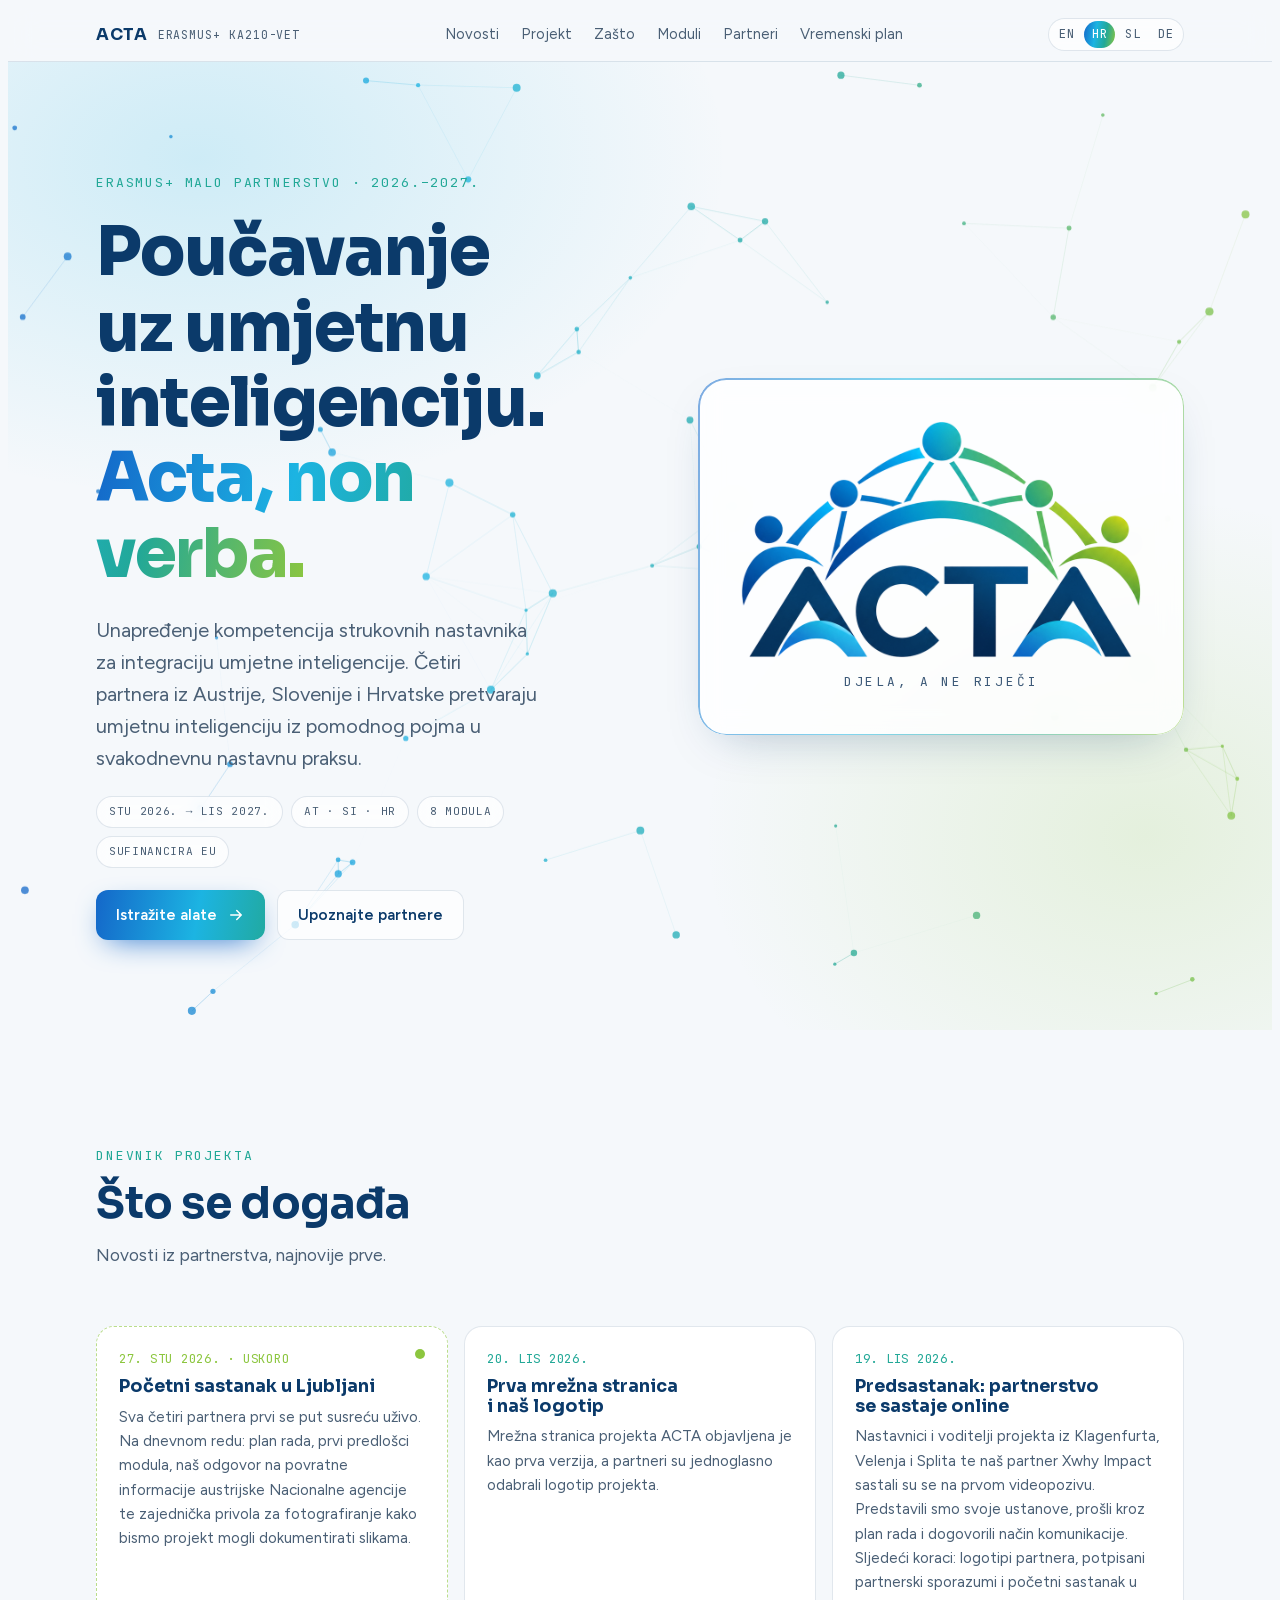
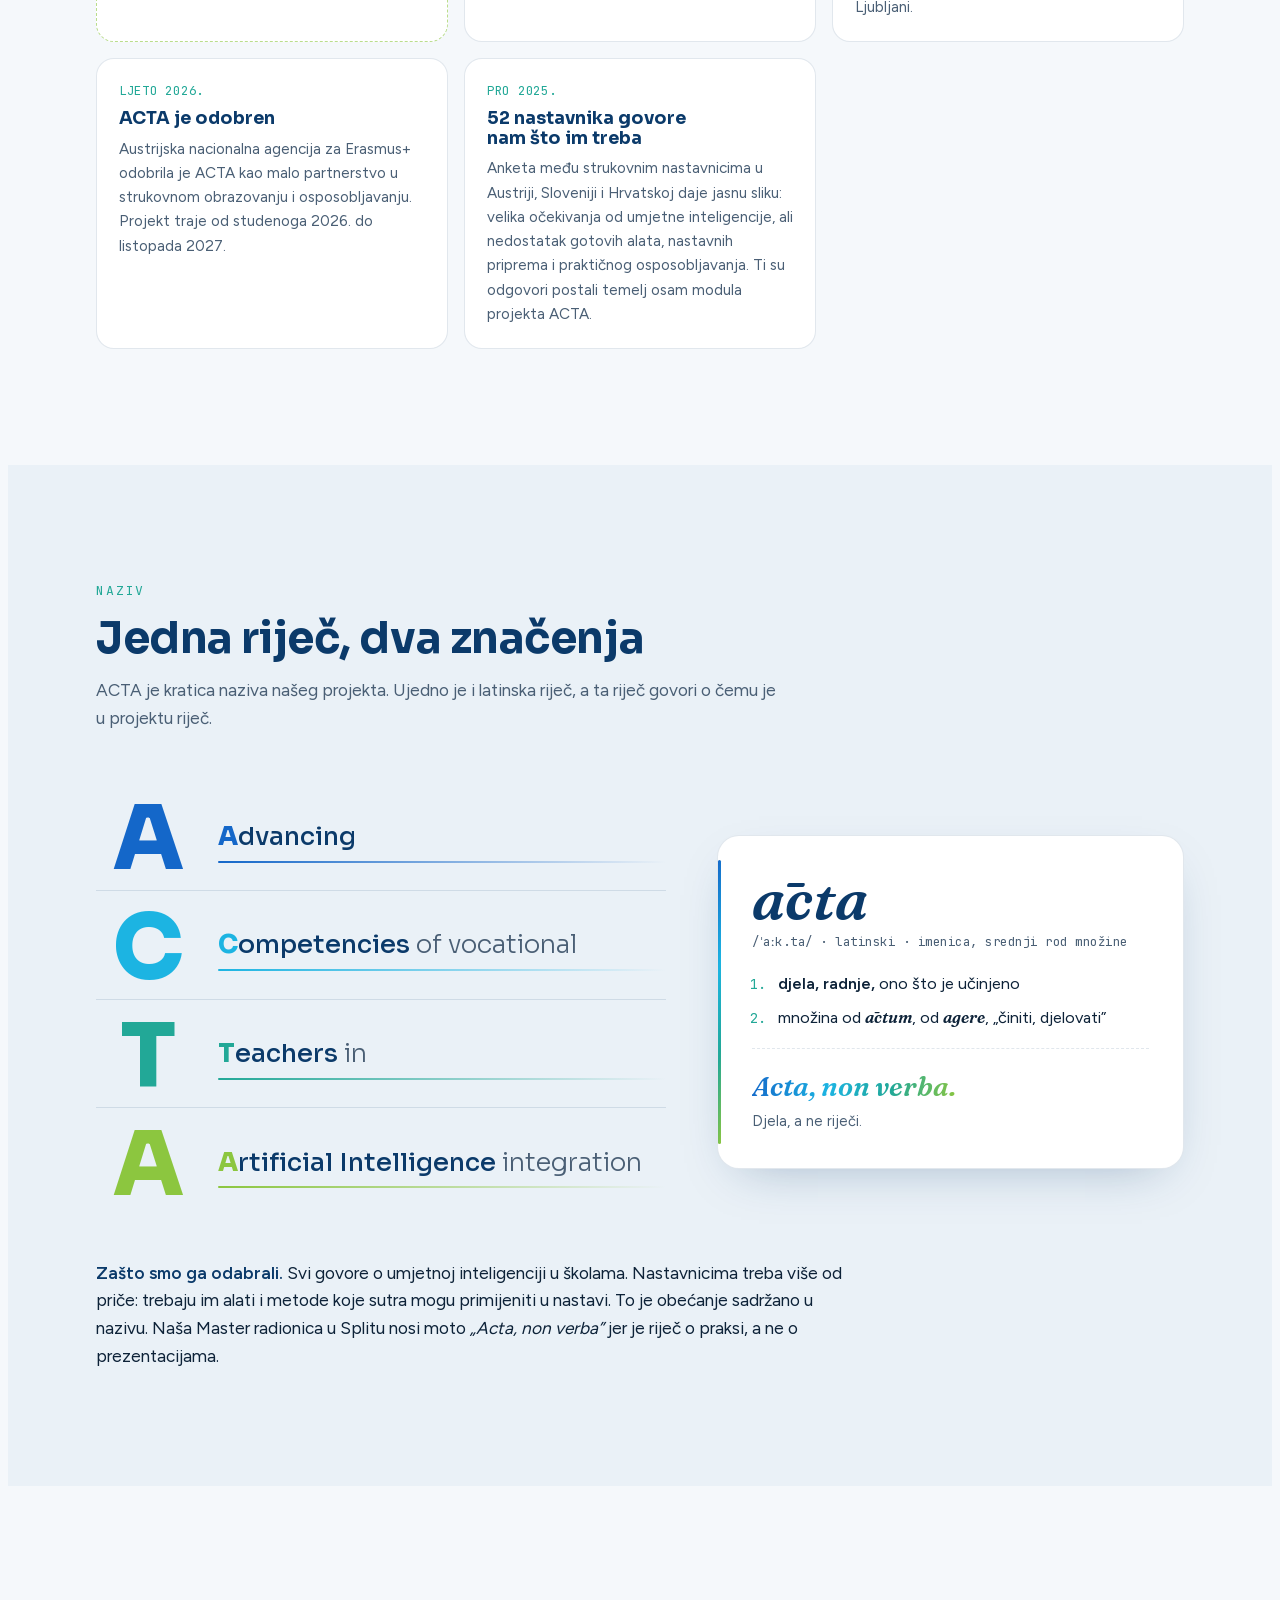
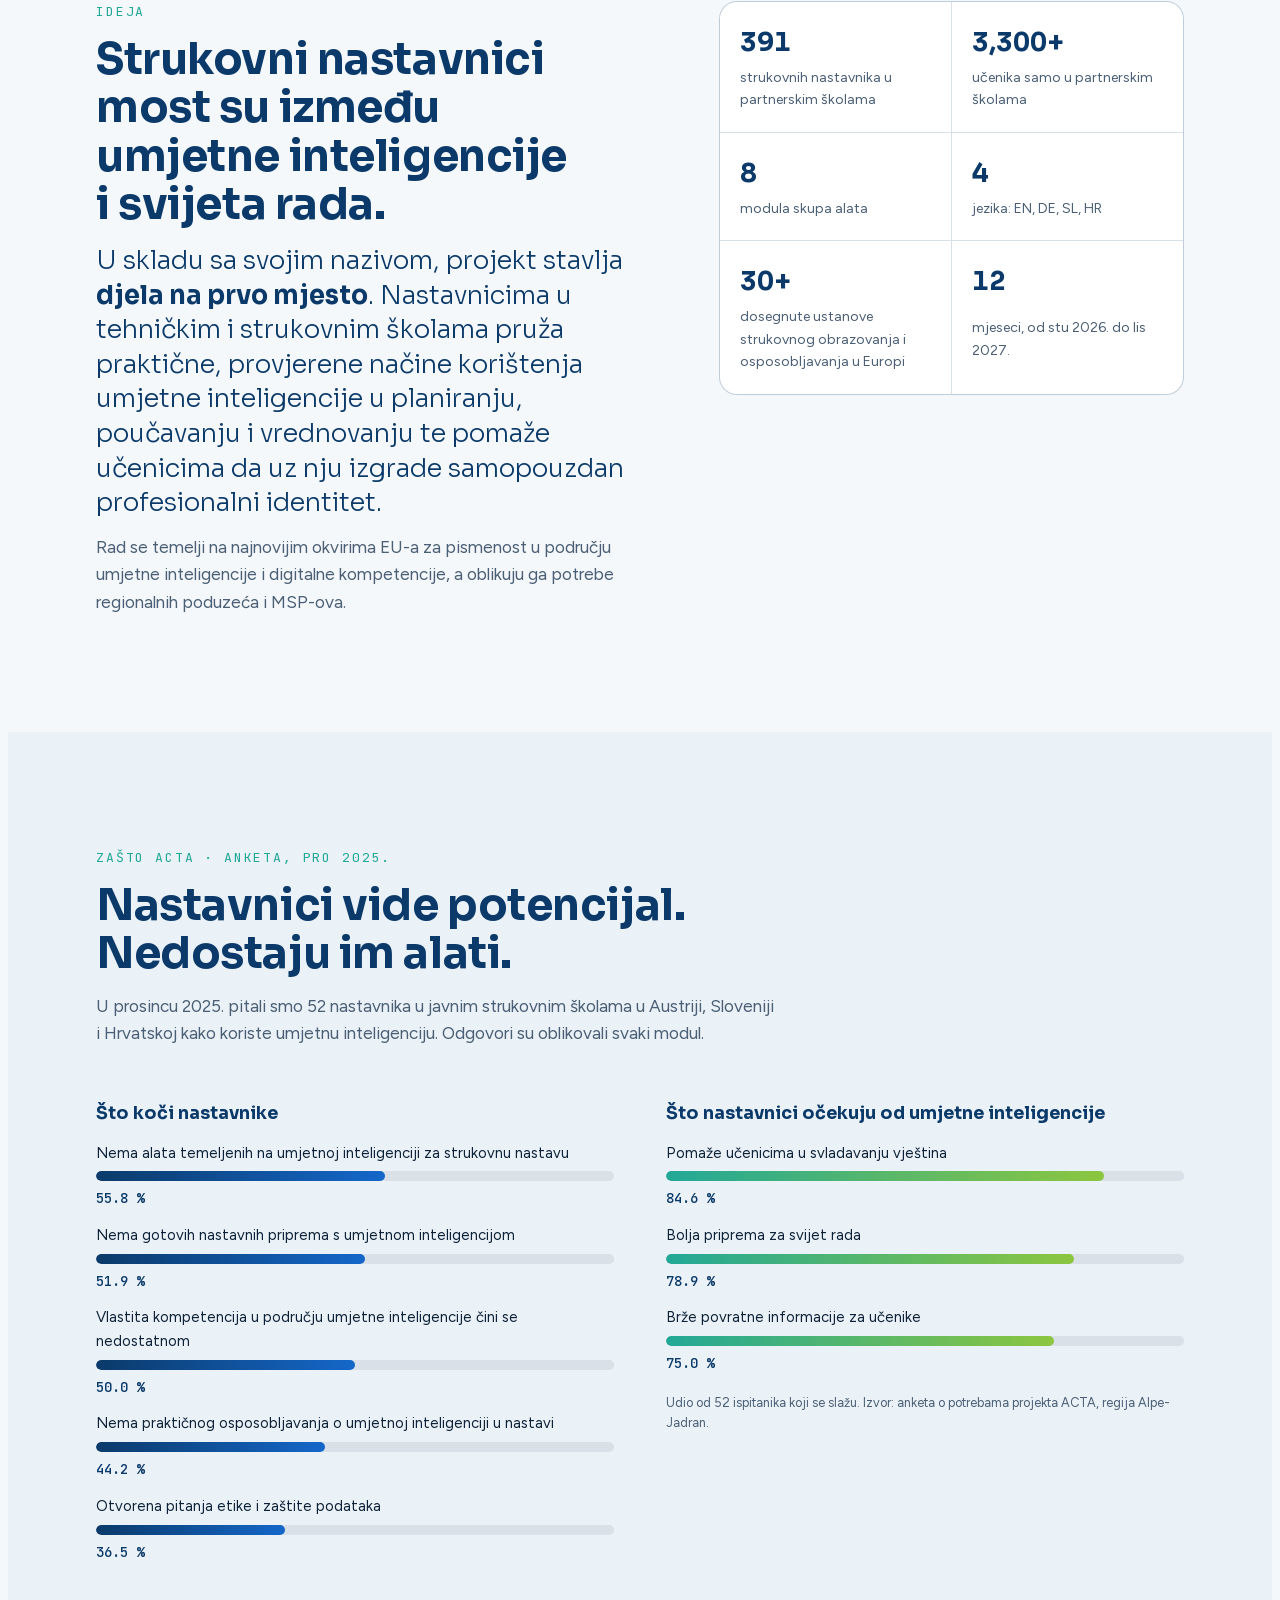
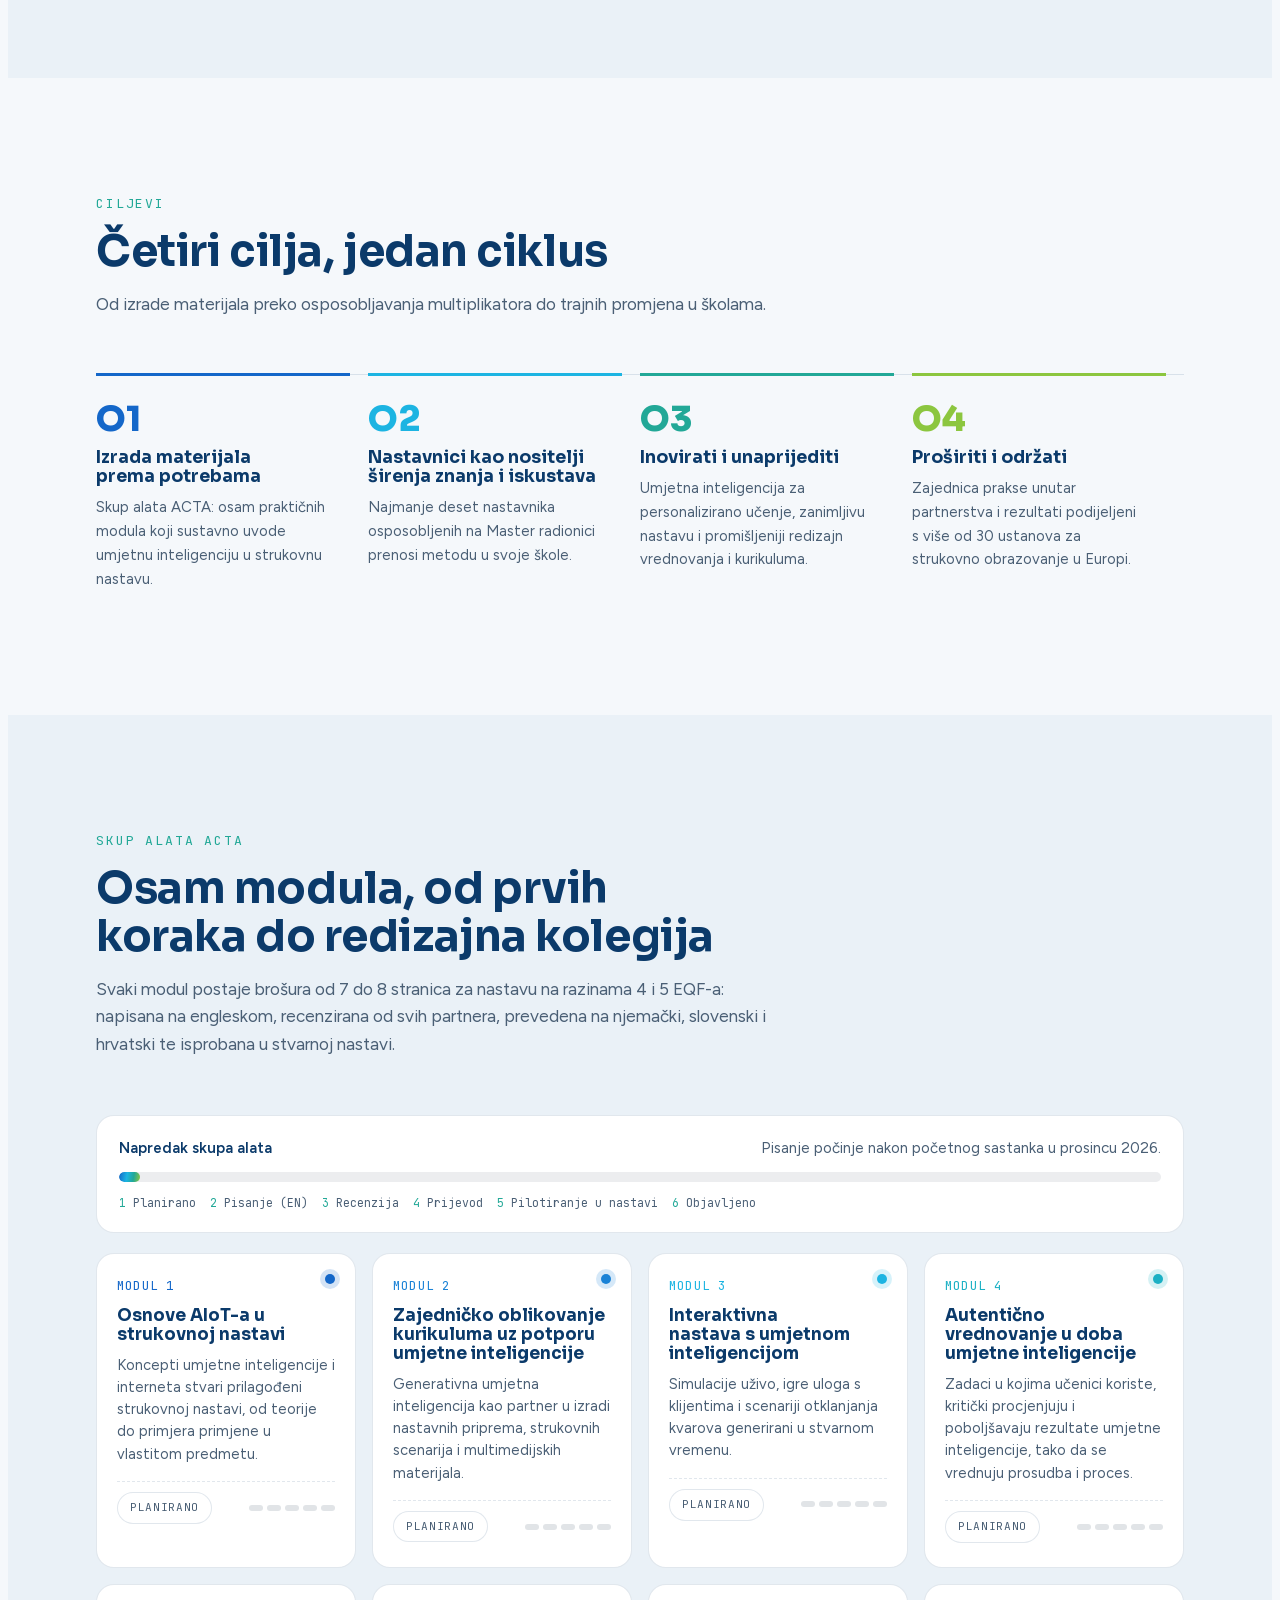
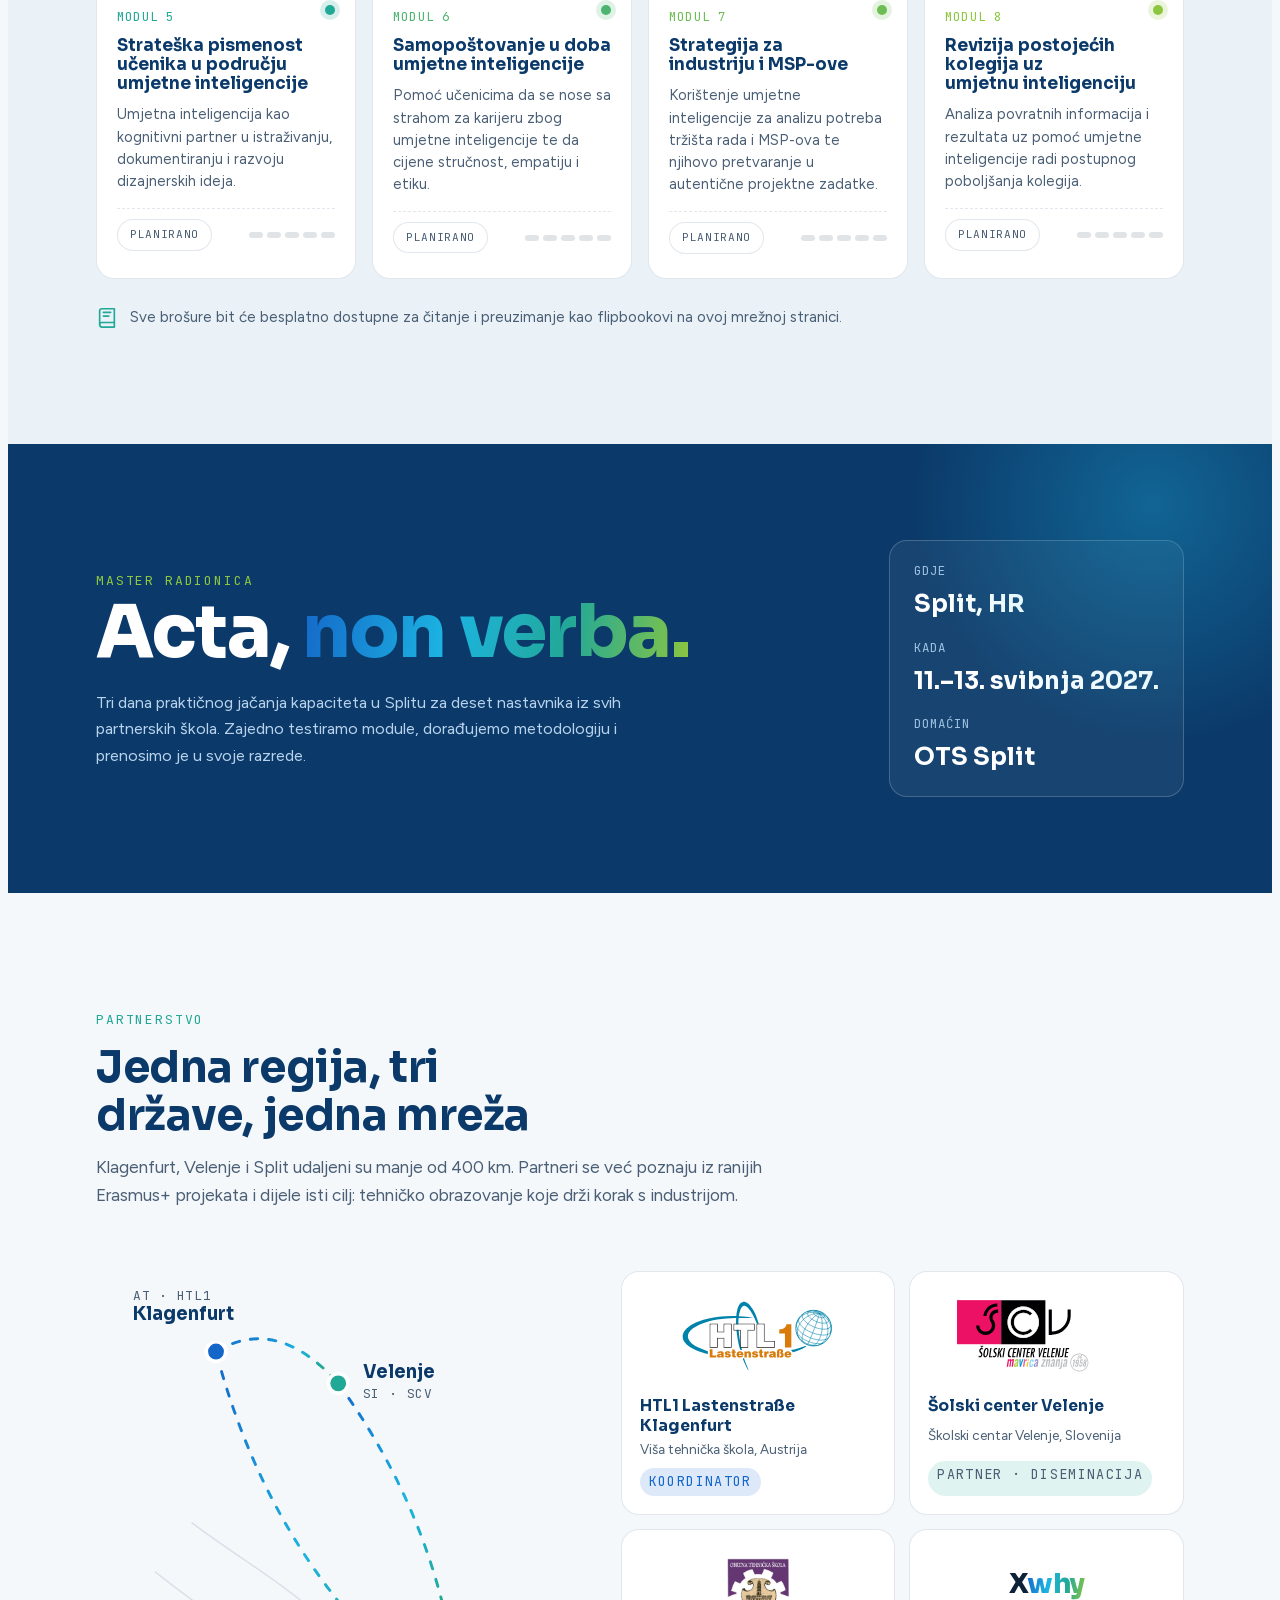
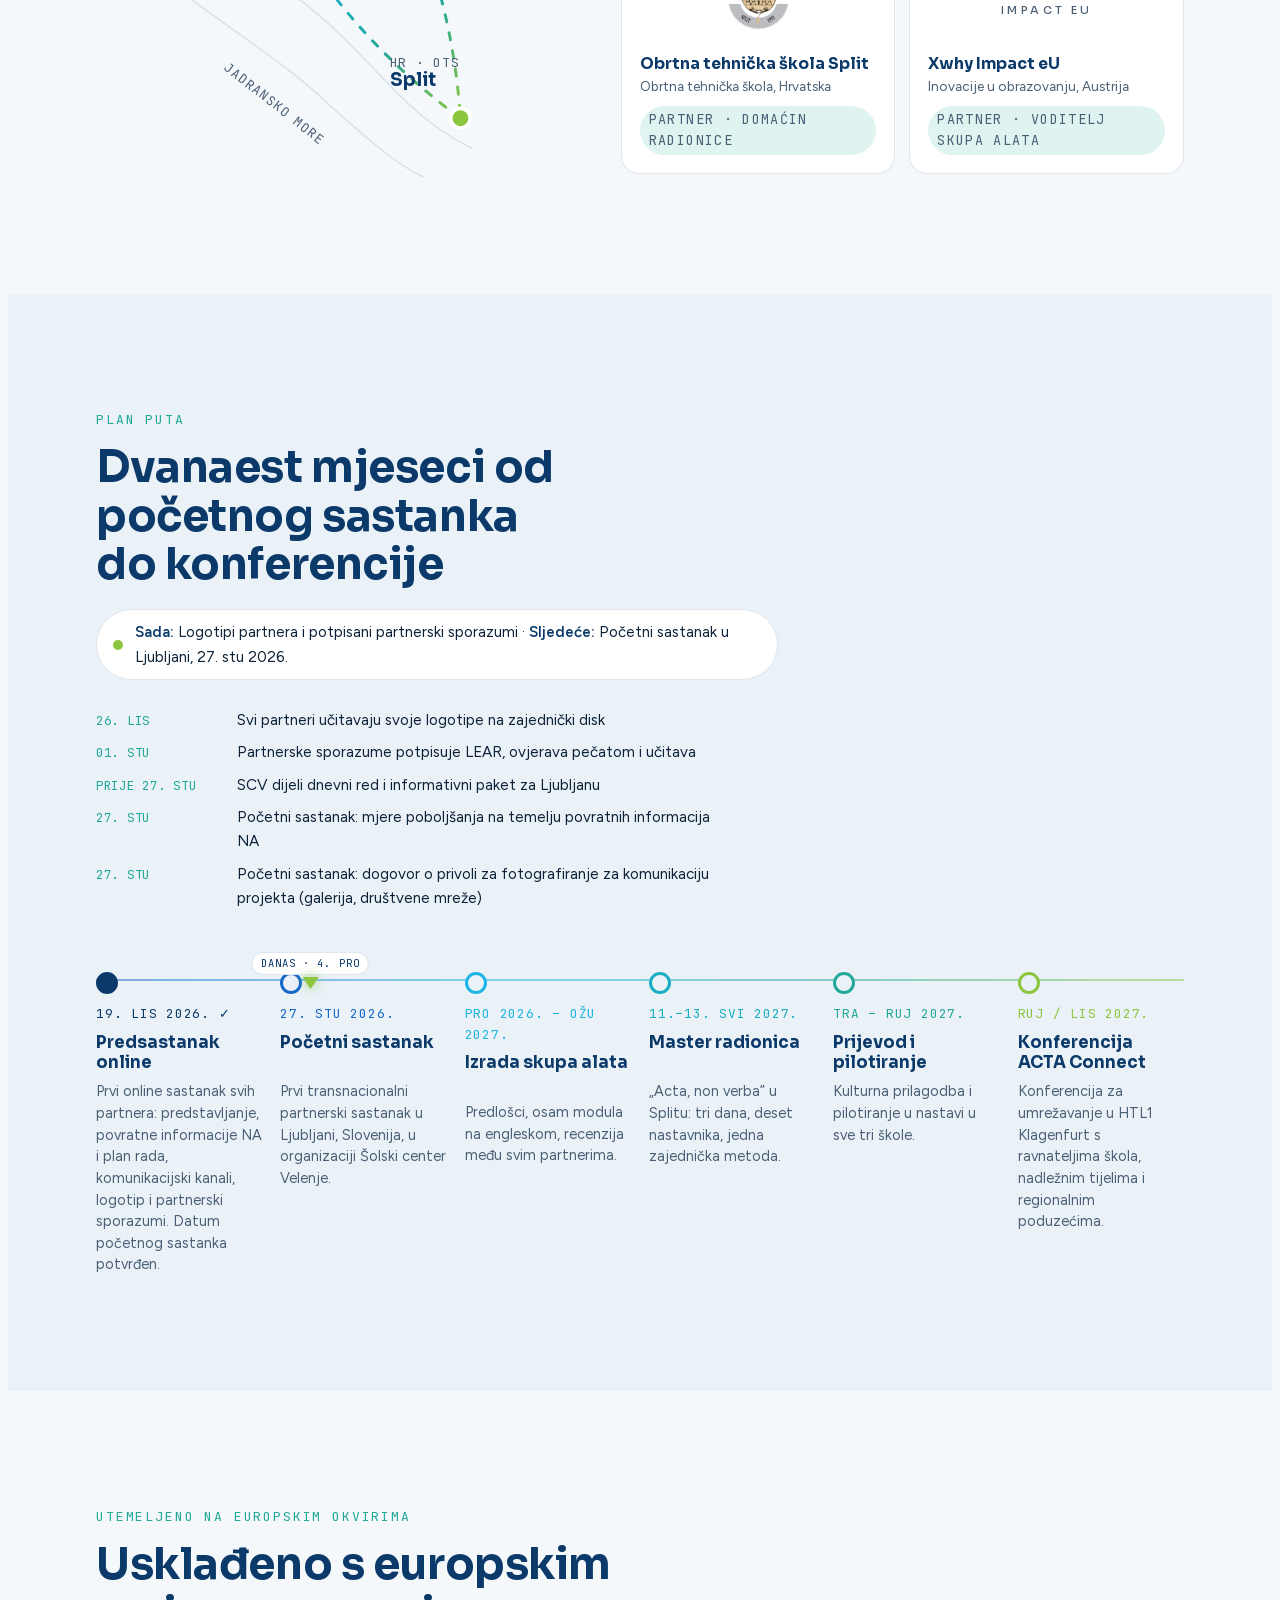
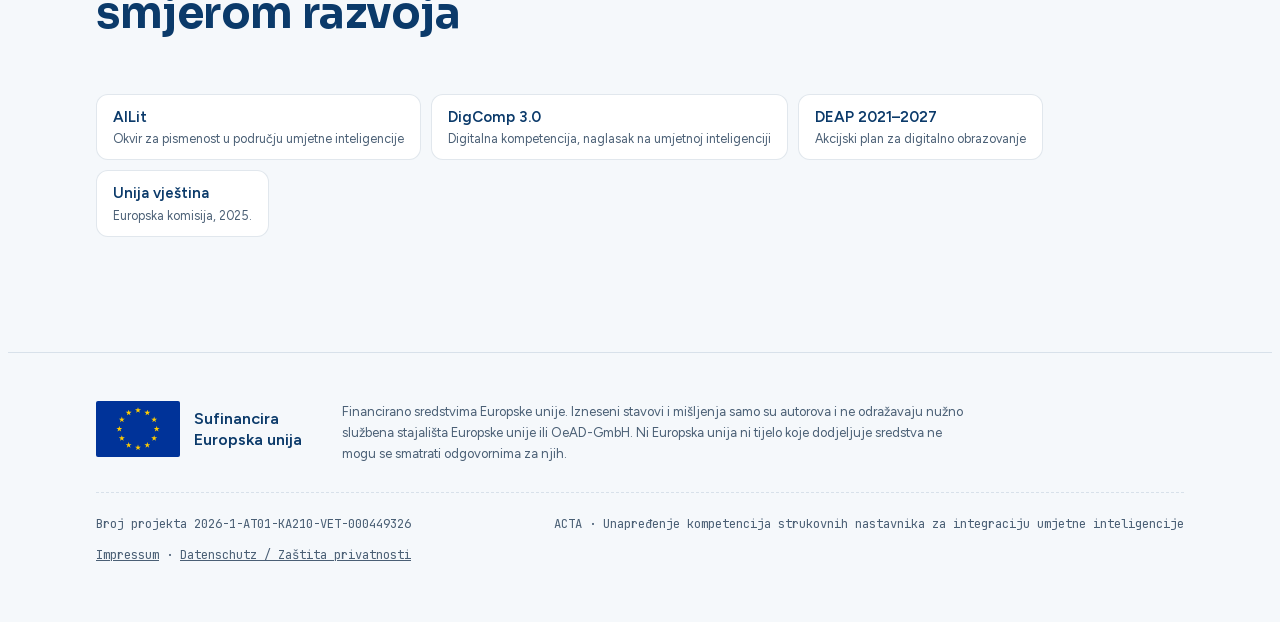
<file: acta/hr/index.html>
<!doctype html>
<html lang="hr">
<head>
<meta charset="utf-8">
<meta name="viewport" content="width=device-width, initial-scale=1, viewport-fit=cover">
<meta property="og:title" content="ACTA – Erasmus+ Partnership">
<meta property="og:description" content="Advancing Competencies of vocational Teachers in AI integration. Acta, non verba.">
<meta property="og:image" content="https://htl1-klagenfurt.github.io/erasmus/acta/assets/acta_logo.png">
<link rel="icon" href="../assets/acta_logo.png">
<link rel="alternate" hreflang="en" href="https://htl1-klagenfurt.github.io/erasmus/acta/">
<link rel="alternate" hreflang="de" href="https://htl1-klagenfurt.github.io/erasmus/acta/de/">
<link rel="alternate" hreflang="hr" href="https://htl1-klagenfurt.github.io/erasmus/acta/hr/">
<link rel="alternate" hreflang="sl" href="https://htl1-klagenfurt.github.io/erasmus/acta/sl/">
<link rel="alternate" hreflang="x-default" href="https://htl1-klagenfurt.github.io/erasmus/acta/">
<title>ACTA – Erasmus+ partnerstvo</title>
<meta name="description" content="ACTA – Advancing Competencies of vocational Teachers in AI integration. Erasmus+ malo partnerstvo HTL1 Klagenfurt, Šolski center Velenje, Obrtne tehničke škole Split i Xwhy Impact.">
<link rel="stylesheet" href="../assets/fonts.css">
<style>
/* Layout: one calm column; a live node-network hero echoes the logo's arc of connected people, then modules, route map, timeline, partners. */
:root {
  --navy: #0b3a6a;
  --blue: #1467c9;
  --cyan: #1cb4e2;
  --teal: #22a897;
  --lime: #8cc63f;
  --grad: linear-gradient(100deg, var(--blue) 0%, var(--cyan) 38%, var(--teal) 68%, var(--lime) 100%);

  --bg: #f5f8fb;
  --bg-2: #eaf1f7;
  --surface: rgba(255, 255, 255, .72);
  --surface-solid: #ffffff;
  --line: rgba(11, 58, 106, .12);
  --fg: #0d2238;
  --fg-soft: #4a5f75;
  --heading: var(--navy);
  --plate: rgba(255, 255, 255, .82);
  --shadow: 0 18px 50px -24px rgba(11, 58, 106, .35);

  --f-display: "Sora", "Avenir Next", "Segoe UI", system-ui, sans-serif;
  --f-body: "Figtree", "Helvetica Neue", "Segoe UI", system-ui, sans-serif;
  --f-mono: "JetBrains Mono", ui-monospace, "SF Mono", Menlo, monospace;

  --step--1: .82rem;
  --step-0: 1.02rem;
  --step-1: 1.25rem;
  --step-2: 1.6rem;
  --step-3: clamp(1.9rem, 1.4rem + 2vw, 2.7rem);
  --step-4: clamp(2.4rem, 1.6rem + 3.6vw, 4.2rem);
  --wrap: 1120px;
}
@media (prefers-color-scheme: dark) {
  :root:not([data-theme="light"]) {
    --bg: #07131f;
    --bg-2: #0b1c2d;
    --surface: rgba(18, 38, 58, .62);
    --surface-solid: #0f2336;
    --line: rgba(160, 205, 240, .14);
    --fg: #dce8f3;
    --fg-soft: #93a9bf;
    --heading: #eef6ff;
    --plate: rgba(240, 247, 255, .92);
    --shadow: 0 18px 50px -24px rgba(0, 0, 0, .7);
    color-scheme: dark;
  }
}
:root[data-theme="dark"] {
  --bg: #07131f;
  --bg-2: #0b1c2d;
  --surface: rgba(18, 38, 58, .62);
  --surface-solid: #0f2336;
  --line: rgba(160, 205, 240, .14);
  --fg: #dce8f3;
  --fg-soft: #93a9bf;
  --heading: #eef6ff;
  --plate: rgba(240, 247, 255, .92);
  --shadow: 0 18px 50px -24px rgba(0, 0, 0, .7);
  color-scheme: dark;
}

* { box-sizing: border-box; }
html { scroll-behavior: smooth; }
body {
  background: var(--bg);
  color: var(--fg);
  font-family: var(--f-body);
  font-size: var(--step-0);
  line-height: 1.6;
  overflow-x: hidden;
}
h1, h2, h3 { font-family: var(--f-display); color: var(--heading); text-wrap: balance; line-height: 1.12; margin: 0; }
p { margin: 0; }
a { color: inherit; }
:focus-visible { outline: 2px solid var(--cyan); outline-offset: 3px; border-radius: 6px; }

.wrap {
  max-width: var(--wrap);
  margin-inline: auto;
  padding-left: max(16px, env(safe-area-inset-left, 0px));
  padding-right: max(16px, env(safe-area-inset-right, 0px));
}
.eyebrow {
  font-family: var(--f-mono);
  font-size: var(--step--1);
  letter-spacing: .14em;
  text-transform: uppercase;
  color: var(--teal);
}
.grad-text {
  background: var(--grad);
  -webkit-background-clip: text;
  background-clip: text;
  color: transparent;
}

/* ---------- top bar ---------- */
.bar {
  position: sticky;
  top: env(safe-area-inset-top, 0px);
  z-index: 20;
  backdrop-filter: blur(14px) saturate(1.4);
  -webkit-backdrop-filter: blur(14px) saturate(1.4);
  background: color-mix(in srgb, var(--bg) 70%, transparent);
  border-bottom: 1px solid var(--line);
}
.bar .wrap { display: flex; align-items: center; justify-content: space-between; gap: 16px; padding-block: 10px; }
.bar-brand { display: flex; align-items: center; gap: 10px; text-decoration: none; font-family: var(--f-display); font-weight: 700; color: var(--heading); letter-spacing: .04em; }
.bar-brand span { font-family: var(--f-mono); font-weight: 400; font-size: .72rem; color: var(--fg-soft); letter-spacing: .08em; }
.bar nav { display: flex; gap: 22px; font-size: .92rem; }
.bar nav a { text-decoration: none; color: var(--fg-soft); transition: color .2s; }
.bar nav a:hover { color: var(--heading); }
.langs { display: flex; gap: 2px; font-family: var(--f-mono); font-size: .76rem; border: 1px solid var(--line); border-radius: 999px; padding: 2px; background: var(--surface); }
.langs a { text-decoration: none; color: var(--fg-soft); padding: 4px 8px; border-radius: 999px; letter-spacing: .04em; }
.langs a:hover { color: var(--heading); }
.langs a[aria-current] { background: var(--grad); color: #fff; }
.progress { position: absolute; left: 0; bottom: -1px; height: 2px; width: 100%; background: var(--grad); transform-origin: 0 50%; transform: scaleX(var(--p, 0)); }
@media (max-width: 720px) { .bar nav { display: none; } }

/* ---------- hero ---------- */
.hero { position: relative; overflow: hidden; isolation: isolate; }
#net { position: absolute; inset: 0; width: 100%; height: 100%; z-index: -1; }
.hero::after {
  content: ""; position: absolute; inset: 0; z-index: -1; pointer-events: none;
  background:
    radial-gradient(60% 50% at 15% 10%, color-mix(in srgb, var(--cyan) 18%, transparent), transparent 70%),
    radial-gradient(50% 50% at 90% 80%, color-mix(in srgb, var(--lime) 16%, transparent), transparent 70%);
}
.hero .wrap { display: grid; grid-template-columns: 1.05fr .95fr; gap: clamp(24px, 5vw, 64px); align-items: center; padding-block: clamp(48px, 9vw, 110px) clamp(48px, 7vw, 90px); }
.hero-copy { display: grid; gap: 22px; min-width: 0; }
.hero h1 { font-size: var(--step-4); font-weight: 800; letter-spacing: -.02em; }
.hero h1 em { font-style: normal; }
.lede { font-size: var(--step-1); color: var(--fg-soft); max-width: 34ch; }
.chips { display: flex; flex-wrap: wrap; gap: 8px; }
.chip {
  font-family: var(--f-mono); font-size: .78rem; padding: 6px 12px; border-radius: 999px;
  border: 1px solid var(--line); background: var(--surface); color: var(--fg);
  backdrop-filter: blur(8px); -webkit-backdrop-filter: blur(8px);
}
.cta-row { display: flex; flex-wrap: wrap; gap: 12px; }
.btn {
  display: inline-flex; align-items: center; gap: 10px; padding: 12px 20px; border-radius: 12px;
  font-weight: 600; text-decoration: none; font-size: .96rem; transition: transform .2s, box-shadow .2s;
}
.btn-primary { background: var(--grad); color: #fff; box-shadow: 0 10px 30px -12px var(--blue); background-size: 160% 100%; background-position: 0 0; transition: background-position .5s, transform .2s; }
.btn-primary:hover { background-position: 100% 0; transform: translateY(-2px); }
.btn-ghost { border: 1px solid var(--line); color: var(--heading); background: var(--surface); }
.btn-ghost:hover { transform: translateY(-2px); }
.btn svg { width: 18px; height: 18px; }

.logo-plate {
  position: relative; padding: clamp(22px, 4vw, 42px); border-radius: 28px;
  background: var(--plate); border: 1px solid rgba(255, 255, 255, .6);
  box-shadow: var(--shadow); backdrop-filter: blur(12px); -webkit-backdrop-filter: blur(12px);
  transform: perspective(900px) rotateX(var(--rx, 0deg)) rotateY(var(--ry, 0deg));
  transition: transform .25s ease-out;
}
.logo-plate::before {
  content: ""; position: absolute; inset: -1px; border-radius: inherit; padding: 1.5px;
  background: var(--grad);
  -webkit-mask: linear-gradient(#000 0 0) content-box, linear-gradient(#000 0 0);
  -webkit-mask-composite: xor; mask-composite: exclude; opacity: .55;
}
.logo-plate img { display: block; width: 100%; height: auto; }
.logo-plate .motto { margin-top: 14px; text-align: center; font-family: var(--f-mono); font-size: .8rem; letter-spacing: .22em; text-transform: uppercase; color: #3d5a78; }
@media (max-width: 860px) {
  .hero .wrap { grid-template-columns: 1fr; }
  .logo-plate { max-width: 460px; order: -1; }
}

/* ---------- sections ---------- */
section { padding-block: clamp(64px, 9vw, 120px); }
.sec-head { display: grid; gap: 14px; max-width: 62ch; margin-bottom: clamp(32px, 5vw, 56px); }
.sec-head h2 { font-size: var(--step-3); font-weight: 700; letter-spacing: -.01em; }
.sec-head p { color: var(--fg-soft); font-size: 1.08rem; }
.alt { background: var(--bg-2); }

.reveal { transition: transform .8s cubic-bezier(.2, .7, .2, 1), opacity .8s; }
.reveal.pre { transform: translateY(18px); opacity: .35; }

/* idea */
.idea { display: grid; grid-template-columns: 1.2fr 1fr; gap: clamp(28px, 5vw, 72px); align-items: start; }
.idea .big { font-family: var(--f-display); font-size: var(--step-2); font-weight: 300; line-height: 1.35; color: var(--heading); }
.idea .big strong { font-weight: 700; }
.facts { display: grid; grid-template-columns: 1fr 1fr; gap: 1px; background: var(--line); border: 1px solid var(--line); border-radius: 18px; overflow: hidden; }
.fact { background: var(--surface-solid); padding: 20px; display: grid; gap: 4px; }
.fact b { font-family: var(--f-display); font-size: var(--step-2); color: var(--heading); font-variant-numeric: tabular-nums; }
.fact span { font-size: .88rem; color: var(--fg-soft); }
@media (max-width: 820px) { .idea { grid-template-columns: 1fr; } }

/* name: acronym + Latin dictionary entry */
.name-sec { background: var(--bg-2); }
.name-grid { display: grid; grid-template-columns: 1.1fr .9fr; gap: clamp(24px, 4vw, 56px); align-items: center; }
.acro { display: grid; gap: 6px; min-width: 0; }
.acro-row {
  display: grid; grid-template-columns: clamp(64px, 9vw, 104px) 1fr; align-items: center; gap: 18px;
  padding: 6px 0; border-bottom: 1px solid var(--line);
}
.acro-row:last-child { border-bottom: 0; }
.acro .L {
  font-family: var(--f-display); font-weight: 800; font-size: clamp(3.2rem, 2rem + 5vw, 5.6rem); line-height: 1;
  color: var(--hue); text-align: center; transition: transform .35s cubic-bezier(.2, .7, .2, 1);
}
.acro .W { font-family: var(--f-display); font-size: clamp(1.1rem, .9rem + 1vw, 1.6rem); font-weight: 500; color: var(--heading); min-width: 0; position: relative; padding-bottom: 6px; }
.acro .W b { color: var(--hue); font-weight: 800; }
.acro .W em { font-style: normal; font-weight: 300; color: var(--fg-soft); }
.acro .W::after {
  content: ""; position: absolute; left: 0; bottom: 0; height: 2px; width: 100%; border-radius: 2px;
  background: linear-gradient(90deg, var(--hue), transparent); transform-origin: 0 50%; transform: scaleX(.25);
  transition: transform .6s cubic-bezier(.2, .7, .2, 1);
}
.acro-row:hover .L { transform: translateX(6px) scale(1.06); }
.acro-row:hover .W::after { transform: scaleX(1); }
.acro:not(.pre) .acro-row .W::after { transform: scaleX(1); }
.acro .acro-row:nth-child(2) .W::after { transition-delay: .12s; }
.acro .acro-row:nth-child(3) .W::after { transition-delay: .24s; }
.acro .acro-row:nth-child(4) .W::after { transition-delay: .36s; }

.lex {
  position: relative; padding: clamp(22px, 3vw, 34px); border-radius: 22px; background: var(--surface-solid);
  border: 1px solid var(--line); box-shadow: var(--shadow); display: grid; gap: 18px; align-content: start; min-width: 0;
}
.lex::before { content: ""; position: absolute; left: 0; top: 24px; bottom: 24px; width: 3px; border-radius: 3px; background: var(--grad); }
.lex-head { display: grid; gap: 4px; }
.lex-word { font-family: "Fraunces", Georgia, "Times New Roman", serif; font-style: italic; font-weight: 600; font-size: clamp(2.6rem, 2rem + 2.4vw, 3.6rem); line-height: 1; color: var(--heading); }
.lex-ipa { font-family: var(--f-mono); font-size: .78rem; letter-spacing: .04em; color: var(--fg-soft); }
.lex-def { margin: 0; padding-left: 1.3em; display: grid; gap: 8px; }
.lex-def li { padding-left: 4px; }
.lex-def li::marker { font-family: var(--f-mono); color: var(--teal); font-size: .85em; }
.lex-def i { font-family: "Fraunces", Georgia, serif; }
.lex-quote { display: grid; gap: 2px; padding-top: 16px; border-top: 1px dashed var(--line); }
.lex-quote .q { font-family: "Fraunces", Georgia, serif; font-style: italic; font-size: 1.7rem; font-weight: 600; background: var(--grad); -webkit-background-clip: text; background-clip: text; color: transparent; width: fit-content; }
.lex-quote .t { font-size: .92rem; color: var(--fg-soft); }
.why-name { margin-top: clamp(28px, 4vw, 44px); max-width: 68ch; font-size: 1.08rem; }
.why-name strong { color: var(--heading); }
@media (max-width: 860px) { .name-grid { grid-template-columns: 1fr; } }

/* need / survey */
.need { display: grid; grid-template-columns: 1fr 1fr; gap: clamp(24px, 4vw, 56px); }
.need-col { display: grid; gap: 18px; align-content: start; min-width: 0; }
.need-col h3 { font-size: 1.1rem; }
.bars { display: grid; gap: 14px; }
.b { display: grid; grid-template-columns: 1fr auto; gap: 6px 14px; align-items: center; }
.b span { font-size: .93rem; }
.b b { font-family: var(--f-mono); font-size: .88rem; font-weight: 500; color: var(--heading); font-variant-numeric: tabular-nums; }
.b i { grid-column: 1 / -1; height: 10px; border-radius: 999px; background: color-mix(in srgb, var(--fg) 8%, transparent); position: relative; overflow: hidden; }
.b i::after { content: ""; position: absolute; inset: 0 auto 0 0; width: calc(var(--v) * 1%); border-radius: inherit; background: linear-gradient(90deg, var(--navy), var(--blue)); transform-origin: 0 50%; transition: transform 1.2s cubic-bezier(.2, .7, .2, 1); }
.bars.pos .b i::after { background: linear-gradient(90deg, var(--teal), var(--lime)); }
.pre .b i::after { transform: scaleX(.15); }
.need-note { font-size: .8rem; color: var(--fg-soft); }
@media (max-width: 820px) { .need { grid-template-columns: 1fr; } }

/* goals */
.goals { display: grid; grid-template-columns: repeat(4, minmax(0, 1fr)); gap: 0; border-top: 1px solid var(--line); }
.goal { padding: 26px 22px 8px 0; display: grid; gap: 10px; align-content: start; border-top: 3px solid var(--hue); margin-top: -2px; margin-right: 18px; }
.goal .num { font-family: var(--f-display); font-weight: 800; font-size: 2.2rem; line-height: 1; color: var(--hue); }
.goal h3 { font-size: 1.08rem; }
.goal p { font-size: .93rem; color: var(--fg-soft); }
@media (max-width: 900px) { .goals { grid-template-columns: repeat(2, minmax(0, 1fr)); row-gap: 20px; } }
@media (max-width: 480px) { .goals { grid-template-columns: 1fr; } .goal { margin-right: 0; } }

/* modules */
.modules { display: grid; grid-template-columns: repeat(4, minmax(0, 1fr)); gap: 16px; }
.mod {
  position: relative; padding: 22px 20px 24px; border-radius: 18px; background: var(--surface-solid);
  border: 1px solid var(--line); display: grid; gap: 10px; align-content: start; overflow: hidden;
  transition: transform .3s, border-color .3s, box-shadow .3s;
}
.mod::before {
  content: ""; position: absolute; inset: 0; pointer-events: none; opacity: 0; transition: opacity .35s;
  background: radial-gradient(240px circle at var(--mx, 50%) var(--my, 0%), color-mix(in srgb, var(--hue) 22%, transparent), transparent 70%);
}
.mod:hover { transform: translateY(-4px); border-color: color-mix(in srgb, var(--hue) 55%, transparent); box-shadow: var(--shadow); }
.mod:hover::before { opacity: 1; }
.mod .num { font-family: var(--f-mono); font-size: .78rem; color: var(--hue); letter-spacing: .1em; }
.mod h3 { font-size: 1.06rem; font-weight: 700; }
.mod p { font-size: .92rem; color: var(--fg-soft); line-height: 1.5; }
.mod .dot { position: absolute; top: 20px; right: 20px; width: 10px; height: 10px; border-radius: 50%; background: var(--hue); box-shadow: 0 0 0 5px color-mix(in srgb, var(--hue) 18%, transparent); }
@media (max-width: 1000px) { .modules { grid-template-columns: repeat(2, minmax(0, 1fr)); } }
@media (max-width: 520px) { .modules { grid-template-columns: 1fr; } }
.out-note { margin-top: 26px; display: flex; flex-wrap: wrap; align-items: center; gap: 12px; color: var(--fg-soft); font-size: .95rem; }
.out-note svg { width: 22px; height: 22px; flex: none; color: var(--teal); }

/* workshop banner */
.motto-band { position: relative; overflow: hidden; background: var(--navy); color: #eaf4ff; }
.motto-band .wrap { display: grid; grid-template-columns: 1fr auto; gap: 32px; align-items: center; padding-block: clamp(52px, 8vw, 96px); }
.motto-band h2 { color: #fff; font-size: clamp(2.2rem, 1.4rem + 4vw, 4.6rem); font-weight: 800; letter-spacing: -.02em; }
.motto-band h2 .grad-text { display: inline-block; }
.motto-band p { color: #b9d3ec; max-width: 52ch; margin-top: 16px; }
.motto-band .eyebrow { color: var(--lime); }
.motto-band .ticket { border: 1px solid rgba(255, 255, 255, .2); border-radius: 18px; padding: 20px 24px; display: grid; gap: 4px; min-width: 210px; background: rgba(255, 255, 255, .05); }
.ticket b { font-family: var(--f-display); font-size: 1.5rem; color: #fff; }
.ticket span { font-family: var(--f-mono); font-size: .78rem; color: #9fc0e0; letter-spacing: .08em; }
.motto-band .glow { position: absolute; width: 520px; height: 520px; right: -140px; top: -200px; border-radius: 50%; background: radial-gradient(circle, rgba(28, 180, 226, .35), transparent 65%); pointer-events: none; animation: drift 14s ease-in-out infinite alternate; }
@keyframes drift { to { transform: translate(-120px, 120px); } }
@media (max-width: 760px) { .motto-band .wrap { grid-template-columns: 1fr; } }

/* route map + partners */
.route { display: grid; grid-template-columns: .9fr 1.1fr; gap: clamp(24px, 5vw, 64px); align-items: center; }
.map-box { min-width: 0; }
.map-box svg { width: 100%; height: auto; display: block; max-width: 440px; margin-inline: auto; }
.map-box .lbl { font-family: var(--f-display); font-weight: 700; font-size: 15px; fill: var(--heading); }
.map-box .sub { font-family: var(--f-mono); font-size: 10.5px; fill: var(--fg-soft); letter-spacing: .06em; }
.map-box .arc { fill: none; stroke: url(#arcGrad); stroke-width: 2.4; stroke-linecap: round; stroke-dasharray: 6 9; animation: flow 1.6s linear infinite; }
.map-box .land { fill: none; stroke: var(--line); stroke-width: 1.2; }
@keyframes flow { to { stroke-dashoffset: -30; } }
.pulse { transform-box: fill-box; transform-origin: center; animation: pulse 2.6s ease-out infinite; }
@keyframes pulse { 0% { transform: scale(.6); opacity: .9; } 100% { transform: scale(2.6); opacity: 0; } }

.partners { display: grid; grid-template-columns: repeat(2, minmax(0, 1fr)); gap: 14px; }
.partner {
  display: grid; grid-template-rows: 92px auto; gap: 14px; padding: 18px; border-radius: 18px;
  background: var(--surface-solid); border: 1px solid var(--line); text-decoration: none;
  transition: transform .25s, box-shadow .25s;
}
.partner:hover { transform: translateY(-3px); box-shadow: var(--shadow); }
.partner .logo { display: grid; place-items: center; background: #fff; border-radius: 12px; padding: 10px; }
.partner .logo img { max-height: 72px; width: auto; max-width: 100%; object-fit: contain; }
.partner .logo svg.htl-logo { display: block; height: 72px; width: auto; max-width: 100%; }
.partner .meta { display: grid; gap: 2px; }
.partner .meta b { font-family: var(--f-display); font-size: .98rem; color: var(--heading); line-height: 1.3; }
.partner .meta span { font-size: .84rem; color: var(--fg-soft); }
.partner .role { justify-self: start; margin-top: 6px; font-family: var(--f-mono); font-size: .7rem; letter-spacing: .1em; text-transform: uppercase; padding: 3px 9px; border-radius: 999px; background: color-mix(in srgb, var(--teal) 14%, transparent); color: var(--teal); }
.partner .role.coord { background: color-mix(in srgb, var(--blue) 14%, transparent); color: var(--blue); }
.xwhy { font-family: var(--f-display); font-weight: 800; font-size: 1.7rem; letter-spacing: -.02em; color: #0d2238; line-height: 1; text-align: center; }
.xwhy small { display: block; font-weight: 500; font-size: .7rem; letter-spacing: .3em; text-transform: uppercase; color: #4a5f75; margin-top: 6px; }
.xwhy i { font-style: normal; background: var(--grad); -webkit-background-clip: text; background-clip: text; color: transparent; }
@media (max-width: 900px) { .route { grid-template-columns: 1fr; } }
@media (max-width: 460px) { .partners { grid-template-columns: 1fr; } }

/* timeline */
.tl { position: relative; display: grid; grid-template-columns: repeat(6, minmax(0, 1fr)); gap: 18px; }
.tl::before { content: ""; position: absolute; left: 0; right: 0; top: 13px; height: 2px; background: var(--grad); opacity: .5; border-radius: 2px; }
.step { position: relative; display: grid; grid-template-rows: auto 2.5em auto; gap: 8px; padding-top: 38px; min-width: 0; align-content: start; }
.step h3 { align-self: start; line-height: 1.2; }
.tl { align-items: start; }
.today { position: absolute; top: -14px; left: 0; z-index: 2; display: grid; justify-items: center; gap: 2px; transform: translateX(-50%); pointer-events: none; transition: left .8s cubic-bezier(.2, .7, .2, 1); }
.today .lbl { order: -1; font-family: var(--f-mono); font-size: .66rem; letter-spacing: .1em; text-transform: uppercase; color: var(--heading); background: var(--surface-solid); border: 1px solid var(--line); border-radius: 999px; padding: 2px 8px; white-space: nowrap; box-shadow: var(--shadow); }
.today .tri { width: 0; height: 0; border-left: 8px solid transparent; border-right: 8px solid transparent; border-top: 12px solid var(--lime); filter: drop-shadow(0 0 6px color-mix(in srgb, var(--lime) 80%, transparent)); animation: todayBob 1.8s ease-in-out infinite; }
@keyframes todayBob { 50% { transform: translateY(3px); } }
.tl { margin-top: 34px; }
.step::before { content: ""; position: absolute; top: 6px; left: 0; width: 16px; height: 16px; border-radius: 50%; background: var(--bg); border: 3px solid var(--hue); }
.alt .step::before { background: var(--bg-2); }
.alt .tl .step.done::before, .tl .step.done::before { background: var(--hue); }
.step time { font-family: var(--f-mono); font-size: .8rem; color: var(--hue); letter-spacing: .06em; }
.step h3 { font-size: 1.04rem; }
.step p { font-size: .9rem; color: var(--fg-soft); line-height: 1.5; }
@media (max-width: 900px) {
  .tl { grid-template-columns: 1fr; gap: 26px; padding-left: 30px; }
  .tl::before { left: 7px; right: auto; top: 0; bottom: 0; width: 2px; height: auto; background: linear-gradient(180deg, var(--blue), var(--cyan), var(--teal), var(--lime)); }
  .step { padding-top: 0; grid-template-rows: auto; }
  .step::before { left: -30px; top: 4px; }
  .today { left: -2px !important; top: 0; transform: translateY(-50%) rotate(-90deg); transform-origin: center; }
  .today .lbl { display: none; }
  .tl { margin-top: 0; }
}

.now-bar { display: inline-flex; align-items: center; gap: 12px; justify-self: start; margin-top: 6px; padding: 10px 16px; border-radius: 999px; background: var(--surface-solid); border: 1px solid var(--line); font-size: .95rem; }
.now-bar b { color: var(--heading); }
.now-dot { width: 10px; height: 10px; border-radius: 50%; background: var(--lime); box-shadow: 0 0 0 0 color-mix(in srgb, var(--lime) 60%, transparent); animation: nowPulse 2s ease-out infinite; flex: none; }
@keyframes nowPulse { to { box-shadow: 0 0 0 10px transparent; } }

.deadlines { list-style: none; margin: 14px 0 0; padding: 0; display: grid; gap: 8px; max-width: 640px; }
.deadlines li { display: grid; grid-template-columns: 8.5em 1fr; gap: 12px; align-items: baseline; font-size: .95rem; }
.deadlines time { font-family: var(--f-mono); font-size: .78rem; letter-spacing: .06em; color: var(--teal); }

/* news */
.news { display: grid; grid-template-columns: repeat(auto-fill, minmax(min(100%, 300px), 1fr)); gap: 16px; }
.post { background: var(--surface-solid); border: 1px solid var(--line); border-radius: 18px; padding: 22px; display: grid; gap: 8px; align-content: start; position: relative; }
.post time { font-family: var(--f-mono); font-size: .78rem; letter-spacing: .06em; color: var(--teal); text-transform: uppercase; }
.post h3 { font-size: 1.1rem; }
.post p { color: var(--fg-soft); font-size: .95rem; }
.post.upcoming { border-style: dashed; border-color: color-mix(in srgb, var(--lime) 60%, transparent); }
.post.upcoming time { color: var(--lime); }
.post.upcoming::after { content: ""; position: absolute; top: 22px; right: 22px; width: 10px; height: 10px; border-radius: 50%; background: var(--lime); animation: nowPulse 2s ease-out infinite; }

/* toolkit progress */
.progress-box { background: var(--surface-solid); border: 1px solid var(--line); border-radius: 18px; padding: 20px 22px; margin-bottom: 20px; display: grid; gap: 12px; }
.pb-head { display: flex; flex-wrap: wrap; justify-content: space-between; gap: 6px 16px; font-size: .95rem; }
.pb-head b { color: var(--heading); }
.pb-head span { color: var(--fg-soft); }
.pb-bar { height: 10px; border-radius: 999px; background: color-mix(in srgb, var(--fg) 8%, transparent); overflow: hidden; }
.pb-bar i { display: block; height: 100%; border-radius: inherit; background: var(--grad); transition: width 1.2s cubic-bezier(.2, .7, .2, 1); }
.pb-steps { list-style: none; margin: 0; padding: 0; display: flex; flex-wrap: wrap; gap: 6px 14px; font-family: var(--f-mono); font-size: .72rem; color: var(--fg-soft); counter-reset: st; }
.pb-steps li::before { counter-increment: st; content: counter(st) " "; color: var(--teal); }
.mstat { display: flex; align-items: center; justify-content: space-between; gap: 10px; margin-top: 6px; padding-top: 10px; border-top: 1px dashed var(--line); }
.chip { font-family: var(--f-mono); font-size: .7rem; letter-spacing: .06em; text-transform: uppercase; color: var(--fg-soft); }
.pips { display: flex; gap: 4px; }
.pips b { width: 14px; height: 6px; border-radius: 3px; background: color-mix(in srgb, var(--fg) 12%, transparent); }
.pips b.on { background: var(--hue); }
.mod.published .chip { color: var(--hue); font-weight: 600; }

/* frameworks */
.fw { display: flex; flex-wrap: wrap; gap: 10px; }
.fw span { padding: 10px 16px; border-radius: 12px; border: 1px solid var(--line); background: var(--surface-solid); font-weight: 600; color: var(--heading); font-size: .95rem; }
.fw small { display: block; font-weight: 400; color: var(--fg-soft); font-size: .78rem; }

/* footer */
footer { border-top: 1px solid var(--line); padding-block: 48px; }
footer .wrap { display: grid; grid-template-columns: auto 1fr; gap: 28px 40px; align-items: start; }
.eu { display: flex; align-items: center; gap: 14px; }
.eu svg { width: 84px; height: auto; flex: none; border-radius: 2px; }
.eu b { font-family: var(--f-body); font-weight: 600; font-size: 1.02rem; color: var(--heading); line-height: 1.25; }
.disclaimer { font-size: .82rem; color: var(--fg-soft); max-width: 70ch; }
.foot-meta { grid-column: 1 / -1; display: flex; flex-wrap: wrap; justify-content: space-between; gap: 12px; font-family: var(--f-mono); font-size: .76rem; color: var(--fg-soft); padding-top: 22px; border-top: 1px dashed var(--line); }
@media (max-width: 720px) { footer .wrap { grid-template-columns: 1fr; } }

@media (prefers-reduced-motion: reduce) {
  *, *::before, *::after { animation: none !important; transition: none !important; }
  .reveal.pre { transform: none; opacity: 1; }
  html { scroll-behavior: auto; }
}
</style>
</head>
<body>
<header class="bar">
  <div class="wrap">
    <a class="bar-brand" href="#top">ACTA <span>ERASMUS+ KA210-VET</span></a>
    <nav aria-label="Odjeljci">
      <a href="#news">Novosti</a>
      <a href="#idea">Projekt</a>
      <a href="#need">Zašto</a>
      <a href="#modules">Moduli</a>
      <a href="#partners">Partneri</a>
      <a href="#timeline">Vremenski plan</a>
    </nav>
    <div class="langs" role="navigation" aria-label="Jezik">
      <a href="../" hreflang="en" data-l="en">EN</a><a href="../hr/" hreflang="hr" data-l="hr" aria-current="page">HR</a><a href="../sl/" hreflang="sl" data-l="sl">SL</a><a href="../de/" hreflang="de" data-l="de">DE</a>
    </div>
    <div class="progress" id="progress"></div>
  </div>
</header>

<main id="top">
  <section class="hero" style="padding:0">
    <canvas id="net" aria-hidden="true"></canvas>
    <div class="wrap">
      <div class="hero-copy">
        <div class="eyebrow">Erasmus+ malo partnerstvo · 2026.–2027.</div>
        <h1>Poučavanje uz umjetnu inteligenciju.<br><em class="grad-text">Acta, non verba.</em></h1>
        <p class="lede">Unapređenje kompetencija strukovnih nastavnika za integraciju umjetne inteligencije. Četiri partnera iz Austrije, Slovenije i Hrvatske pretvaraju umjetnu inteligenciju iz pomodnog pojma u svakodnevnu nastavnu praksu.</p>
        <div class="chips">
          <span class="chip">stu 2026. → lis 2027.</span>
          <span class="chip">AT · SI · HR</span>
          <span class="chip">8 modula</span>
          <span class="chip">Sufinancira EU</span>
        </div>
        <div class="cta-row">
          <a class="btn btn-primary" href="#modules">Istražite alate
            <svg viewBox="0 0 24 24" fill="none" stroke="currentColor" stroke-width="2" stroke-linecap="round" stroke-linejoin="round"><path d="M5 12h14M13 6l6 6-6 6"/></svg></a>
          <a class="btn btn-ghost" href="#partners">Upoznajte partnere</a>
        </div>
      </div>
      <div class="logo-plate" id="plate">
        <img src="../assets/acta_logo.png" alt="Logotip projekta ACTA: četiri povezane figure tvore luk iznad riječi ACTA" width="900" height="532">
        <div class="motto">djela, a ne riječi</div>
      </div>
    </div>
  </section>

  <section id="news">
    <div class="wrap">
      <div class="sec-head reveal">
        <div class="eyebrow">Dnevnik projekta</div>
        <h2>Što se događa</h2>
        <p>Novosti iz partnerstva, najnovije prve.</p>
      </div>
      <div class="news">
        <article class="post upcoming reveal">
          <time datetime="2026-11-27">27. stu 2026. · uskoro</time>
          <h3>Početni sastanak u Ljubljani</h3>
          <p>Sva četiri partnera prvi se put susreću uživo. Na dnevnom redu: plan rada, prvi predlošci modula, naš odgovor na povratne informacije austrijske Nacionalne agencije te zajednička privola za fotografiranje kako bismo projekt mogli dokumentirati slikama.</p>
        </article>
        <article class="post reveal">
          <time datetime="2026-10-20">20. lis 2026.</time>
          <h3>Prva mrežna stranica i naš logotip</h3>
          <p>Mrežna stranica projekta ACTA objavljena je kao prva verzija, a partneri su jednoglasno odabrali logotip projekta.</p>
        </article>
        <article class="post reveal">
          <time datetime="2026-10-19">19. lis 2026.</time>
          <h3>Predsastanak: partnerstvo se sastaje online</h3>
          <p>Nastavnici i voditelji projekta iz Klagenfurta, Velenja i Splita te naš partner Xwhy Impact sastali su se na prvom videopozivu. Predstavili smo svoje ustanove, prošli kroz plan rada i dogovorili način komunikacije. Sljedeći koraci: logotipi partnera, potpisani partnerski sporazumi i početni sastanak u Ljubljani.</p>
        </article>
        <article class="post reveal">
          <time datetime="2026-07-01">Ljeto 2026.</time>
          <h3>ACTA je odobren</h3>
          <p>Austrijska nacionalna agencija za Erasmus+ odobrila je ACTA kao malo partnerstvo u strukovnom obrazovanju i osposobljavanju. Projekt traje od studenoga 2026. do listopada 2027.</p>
        </article>
        <article class="post reveal">
          <time datetime="2025-12-01">pro 2025.</time>
          <h3>52 nastavnika govore nam što im treba</h3>
          <p>Anketa među strukovnim nastavnicima u Austriji, Sloveniji i Hrvatskoj daje jasnu sliku: velika očekivanja od umjetne inteligencije, ali nedostatak gotovih alata, nastavnih priprema i praktičnog osposobljavanja. Ti su odgovori postali temelj osam modula projekta ACTA.</p>
        </article>
      </div>
    </div>
  </section>

  <section id="name" class="name-sec">
    <div class="wrap">
      <div class="sec-head reveal">
        <div class="eyebrow">Naziv</div>
        <h2>Jedna riječ, dva značenja</h2>
        <p>ACTA je kratica naziva našeg projekta. Ujedno je i latinska riječ, a ta riječ govori o čemu je u projektu riječ.</p>
      </div>

      <div class="name-grid">
        <div class="acro reveal" aria-label="ACTA: Advancing Competencies of vocational Teachers in Artificial Intelligence integration (Unapređenje kompetencija strukovnih nastavnika za integraciju umjetne inteligencije)">
          <div class="acro-row" style="--hue: var(--blue)"><span class="L">A</span><span class="W"><b>A</b>dvancing</span></div>
          <div class="acro-row" style="--hue: var(--cyan)"><span class="L">C</span><span class="W"><b>C</b>ompetencies <em>of vocational</em></span></div>
          <div class="acro-row" style="--hue: var(--teal)"><span class="L">T</span><span class="W"><b>T</b>eachers <em>in</em></span></div>
          <div class="acro-row" style="--hue: var(--lime)"><span class="L">A</span><span class="W"><b>A</b>rtificial Intelligence <em>integration</em></span></div>
        </div>

        <div class="lex reveal">
          <div class="lex-head">
            <span class="lex-word">ācta</span>
            <span class="lex-ipa">/ˈaːk.ta/ · latinski · imenica, srednji rod množine</span>
          </div>
          <ol class="lex-def">
            <li><b>djela, radnje,</b> ono što je učinjeno</li>
            <li>množina od <i>āctum</i>, od <i>agere</i>, „činiti, djelovati”</li>
          </ol>
          <div class="lex-quote">
            <span class="q">Acta, non verba.</span>
            <span class="t">Djela, a ne riječi.</span>
          </div>
        </div>
      </div>

      <div class="why-name reveal">
        <p><strong>Zašto smo ga odabrali.</strong> Svi govore o umjetnoj inteligenciji u školama. Nastavnicima treba više od priče: trebaju im alati i metode koje sutra mogu primijeniti u nastavi. To je obećanje sadržano u nazivu. Naša Master radionica u Splitu nosi moto <em>„Acta, non verba”</em> jer je riječ o praksi, a ne o prezentacijama.</p>
      </div>
    </div>
  </section>

  <section id="idea">
    <div class="wrap idea reveal">
      <div class="sec-head" style="margin:0">
        <div class="eyebrow">Ideja</div>
        <h2>Strukovni nastavnici most su između umjetne inteligencije i svijeta rada.</h2>
        <p class="big">U skladu sa svojim nazivom, projekt stavlja <strong>djela na prvo mjesto</strong>. Nastavnicima u tehničkim i strukovnim školama pruža praktične, provjerene načine korištenja umjetne inteligencije u planiranju, poučavanju i vrednovanju te pomaže učenicima da uz nju izgrade samopouzdan profesionalni identitet.</p>
        <p>Rad se temelji na najnovijim okvirima EU-a za pismenost u području umjetne inteligencije i digitalne kompetencije, a oblikuju ga potrebe regionalnih poduzeća i MSP-ova.</p>
      </div>
      <div class="facts" role="list">
        <div class="fact" role="listitem"><b>391</b><span>strukovnih nastavnika u partnerskim školama</span></div>
        <div class="fact" role="listitem"><b>3,300+</b><span>učenika samo u partnerskim školama</span></div>
        <div class="fact" role="listitem"><b>8</b><span>modula skupa alata</span></div>
        <div class="fact" role="listitem"><b>4</b><span>jezika: EN, DE, SL, HR</span></div>
        <div class="fact" role="listitem"><b>30+</b><span>dosegnute ustanove strukovnog obrazovanja i osposobljavanja u Europi</span></div>
        <div class="fact" role="listitem"><b>12</b><span>mjeseci, od stu 2026. do lis 2027.</span></div>
      </div>
    </div>
  </section>

  <section id="need" class="alt">
    <div class="wrap">
      <div class="sec-head reveal">
        <div class="eyebrow">Zašto ACTA · Anketa, pro 2025.</div>
        <h2>Nastavnici vide potencijal. Nedostaju im alati.</h2>
        <p>U prosincu 2025. pitali smo 52 nastavnika u javnim strukovnim školama u Austriji, Sloveniji i Hrvatskoj kako koriste umjetnu inteligenciju. Odgovori su oblikovali svaki modul.</p>
      </div>
      <div class="need">
        <div class="need-col reveal">
          <h3>Što koči nastavnike</h3>
          <div class="bars">
            <div class="b" style="--v:55.77"><span>Nema alata temeljenih na umjetnoj inteligenciji za strukovnu nastavu</span><i></i><b>55.8 %</b></div>
            <div class="b" style="--v:51.92"><span>Nema gotovih nastavnih priprema s umjetnom inteligencijom</span><i></i><b>51.9 %</b></div>
            <div class="b" style="--v:50"><span>Vlastita kompetencija u području umjetne inteligencije čini se nedostatnom</span><i></i><b>50.0 %</b></div>
            <div class="b" style="--v:44.23"><span>Nema praktičnog osposobljavanja o umjetnoj inteligenciji u nastavi</span><i></i><b>44.2 %</b></div>
            <div class="b" style="--v:36.54"><span>Otvorena pitanja etike i zaštite podataka</span><i></i><b>36.5 %</b></div>
          </div>
        </div>
        <div class="need-col reveal">
          <h3>Što nastavnici očekuju od umjetne inteligencije</h3>
          <div class="bars pos">
            <div class="b" style="--v:84.62"><span>Pomaže učenicima u svladavanju vještina</span><i></i><b>84.6 %</b></div>
            <div class="b" style="--v:78.85"><span>Bolja priprema za svijet rada</span><i></i><b>78.9 %</b></div>
            <div class="b" style="--v:75"><span>Brže povratne informacije za učenike</span><i></i><b>75.0 %</b></div>
          </div>
          <p class="need-note">Udio od 52 ispitanika koji se slažu. Izvor: anketa o potrebama projekta ACTA, regija Alpe-Jadran.</p>
        </div>
      </div>
    </div>
  </section>

  <section id="goals">
    <div class="wrap">
      <div class="sec-head reveal">
        <div class="eyebrow">Ciljevi</div>
        <h2>Četiri cilja, jedan ciklus</h2>
        <p>Od izrade materijala preko osposobljavanja multiplikatora do trajnih promjena u školama.</p>
      </div>
      <div class="goals">
        <div class="goal reveal" style="--hue: var(--blue)"><span class="num">O1</span><h3>Izrada materijala prema potrebama</h3><p>Skup alata ACTA: osam praktičnih modula koji sustavno uvode umjetnu inteligenciju u strukovnu nastavu.</p></div>
        <div class="goal reveal" style="--hue: var(--cyan)"><span class="num">O2</span><h3>Nastavnici kao nositelji širenja znanja i iskustava</h3><p>Najmanje deset nastavnika osposobljenih na Master radionici prenosi metodu u svoje škole.</p></div>
        <div class="goal reveal" style="--hue: var(--teal)"><span class="num">O3</span><h3>Inovirati i unaprijediti</h3><p>Umjetna inteligencija za personalizirano učenje, zanimljivu nastavu i promišljeniji redizajn vrednovanja i kurikuluma.</p></div>
        <div class="goal reveal" style="--hue: var(--lime)"><span class="num">O4</span><h3>Proširiti i održati</h3><p>Zajednica prakse unutar partnerstva i rezultati podijeljeni s više od 30 ustanova za strukovno obrazovanje u Europi.</p></div>
      </div>
    </div>
  </section>

  <section id="modules" class="alt">
    <div class="wrap">
      <div class="sec-head reveal">
        <div class="eyebrow">Skup alata ACTA</div>
        <h2>Osam modula, od prvih koraka do redizajna kolegija</h2>
        <p>Svaki modul postaje brošura od 7 do 8 stranica za nastavu na razinama 4 i 5 EQF-a: napisana na engleskom, recenzirana od svih partnera, prevedena na njemački, slovenski i hrvatski te isprobana u stvarnoj nastavi.</p>
      </div>
      <div class="progress-box reveal" aria-live="polite">
        <div class="pb-head"><b>Napredak skupa alata</b><span id="pbText"></span></div>
        <div class="pb-bar"><i id="pbFill"></i></div>
        <ol class="pb-steps" aria-label="Faze svakog modula">
          <li>Planirano</li><li>Pisanje (EN)</li><li>Recenzija</li><li>Prijevod</li><li>Pilotiranje u nastavi</li><li>Objavljeno</li>
        </ol>
      </div>
      <div class="modules" id="modGrid"></div>
      <p class="out-note reveal">
        <svg viewBox="0 0 24 24" fill="none" stroke="currentColor" stroke-width="1.8" stroke-linecap="round" stroke-linejoin="round"><path d="M4 5.5A2.5 2.5 0 0 1 6.5 3H20v15H6.5A2.5 2.5 0 0 0 4 20.5z"/><path d="M4 20.5A2.5 2.5 0 0 0 6.5 23H20v-5"/><path d="M8 7h8M8 11h6"/></svg>
        Sve brošure bit će besplatno dostupne za čitanje i preuzimanje kao flipbookovi na ovoj mrežnoj stranici.
      </p>
    </div>
  </section>

  <section class="motto-band" aria-labelledby="ws-title" style="padding:0">
    <div class="glow"></div>
    <div class="wrap">
      <div>
        <div class="eyebrow">Master radionica</div>
        <h2 id="ws-title">Acta, <span class="grad-text">non verba.</span></h2>
        <p>Tri dana praktičnog jačanja kapaciteta u Splitu za deset nastavnika iz svih partnerskih škola. Zajedno testiramo module, dorađujemo metodologiju i prenosimo je u svoje razrede.</p>
      </div>
      <div class="ticket">
        <span>GDJE</span><b>Split, HR</b>
        <span style="margin-top:10px">KADA</span><b>11.–13. svibnja 2027.</b>
        <span style="margin-top:10px">DOMAĆIN</span><b>OTS Split</b>
      </div>
    </div>
  </section>

  <section id="partners">
    <div class="wrap">
      <div class="sec-head reveal">
        <div class="eyebrow">Partnerstvo</div>
        <h2>Jedna regija, tri države, jedna mreža</h2>
        <p>Klagenfurt, Velenje i Split udaljeni su manje od 400 km. Partneri se već poznaju iz ranijih Erasmus+ projekata i dijele isti cilj: tehničko obrazovanje koje drži korak s industrijom.</p>
      </div>
      <div class="route">
        <div class="map-box reveal" aria-label="Karta partnerskih gradova Klagenfurta, Velenja i Splita">
          <svg viewBox="0 0 360 420" role="img">
            <title>Partnerski gradovi: Klagenfurt (Austrija), Velenje (Slovenija), Split (Hrvatska)</title>
            <defs>
              <linearGradient id="arcGrad" x1="0" y1="0" x2="1" y2="1">
                <stop offset="0" stop-color="#1467c9"/><stop offset=".45" stop-color="#1cb4e2"/><stop offset=".75" stop-color="#22a897"/><stop offset="1" stop-color="#8cc63f"/>
              </linearGradient>
            </defs>
            <!-- stylised Adriatic coast hint -->
            <path class="land" d="M70 210 C 110 240, 150 262, 190 300 S 250 370, 300 395"/>
            <path class="land" d="M40 250 C 90 290, 140 320, 175 352 S 240 410, 260 418"/>
            <text class="sub" x="96" y="330" transform="rotate(38 96 330)">JADRANSKO MORE</text>
            <!-- arcs -->
            <path class="arc" d="M90 70 Q 140 40 190 96"/>
            <path class="arc" d="M190 96 Q 280 220 290 370"/>
            <path class="arc" d="M290 370 Q 140 260 90 70"/>
            <!-- cities -->
            <g>
              <circle class="pulse" cx="90" cy="70" r="9" fill="#1467c9"/>
              <circle cx="90" cy="70" r="8" fill="#1467c9" stroke="#fff" stroke-width="3"/>
              <text class="lbl" x="22" y="44">Klagenfurt</text>
              <text class="sub" x="22" y="28">AT · HTL1</text>
            </g>
            <g>
              <circle class="pulse" cx="190" cy="96" r="9" fill="#22a897" style="animation-delay:.8s"/>
              <circle cx="190" cy="96" r="8" fill="#22a897" stroke="#fff" stroke-width="3"/>
              <text class="lbl" x="210" y="92">Velenje</text>
              <text class="sub" x="210" y="108">SI · SCV</text>
            </g>
            <g>
              <circle class="pulse" cx="290" cy="370" r="9" fill="#8cc63f" style="animation-delay:1.6s"/>
              <circle cx="290" cy="370" r="8" fill="#8cc63f" stroke="#fff" stroke-width="3"/>
              <text class="lbl" x="232" y="344">Split</text>
              <text class="sub" x="232" y="328">HR · OTS</text>
            </g>
          </svg>
        </div>

        <div class="partners">
          <a class="partner reveal" href="https://htl1-klagenfurt.at" target="_blank" rel="noopener">
            <div class="logo"><svg role="img" aria-label="Logotip HTL1 Lastenstraße Klagenfurt" class="htl-logo" xmlns="http://www.w3.org/2000/svg" xmlns:xlink="http://www.w3.org/1999/xlink" viewBox="0 0 432.46 202.88">
  <defs>
    <style>
      .htlc-1 {
        fill: #fff;
      }
      .htlc-2 {
        fill: #222;
      }
      .htlc-3 {
        fill: #0083aa;
      }
      .htlc-4 {
        clip-path: url(#htl-clip-b);
      }
      .htlc-5 {
        clip-path: url(#htl-clip-a);
      }
      .htlc-6 {
        fill: none;
      }
      .htlc-7 {
        fill: #d87b0b;
      }
    </style>
    <clipPath id="htl-clip-a">
      <rect class="htlc-6" x="0" y="0" width="432.46" height="202.88"/>
    </clipPath>
    <clipPath id="htl-clip-b">
      <rect class="htlc-6" x="0" y="0" width="432.46" height="202.88"/>
    </clipPath>
  </defs>
  <g >
    <g class="htlc-5">
      <g class="htlc-4">
        <path class="htlc-3" d="M106.38,47.07c-9.46,.97-19,2.75-28.58,4.95-9.58,2.19-19.18,4.98-28.64,8.62-4.72,1.82-9.41,3.86-13.99,6.23-4.58,2.36-9.08,5.01-13.33,8.19-4.23,3.18-8.29,6.84-11.56,11.44-1.62,2.3-3.06,4.83-4.05,7.62-.52,1.38-.89,2.84-1.16,4.31l-.18,1.11c-.06,.37-.08,.79-.12,1.19l-.05,.6c-.01,.2-.01,.34-.02,.51l-.03,.98c.02,6.32,2.48,11.89,5.78,16.39,3.31,4.53,7.39,8.1,11.64,11.2,4.27,3.09,8.78,5.67,13.37,7.93,4.59,2.27,9.28,4.22,14.01,5.95,9.3,3.41,16.61,5.96,26.01,8,.05-.59,.09-1.19,.15-1.78,.04-2.12,.07-4.23,.11-6.35-10.88-3-19.12-6.58-28.06-10.82C10.92,115.92-.57,83.24,79.35,59.67c36.89-10.88,97.71-8.88,123.88-9.01-5.82-1.5-48.44-8.58-96.85-3.59"/>
        <path class="htlc-3" d="M349.67,129.76c-3.3,1.09-11.78,4.56-20.09,6.88-10.09,2.81-19.92,4.4-19.92,4.4,3.58,2.58,5.34,6.48,5.34,6.48,.19,0,.39-.03,.64-.1,12.05-3.2,24.39-8.15,34.89-14.85,.96-.61,1.9-1.27,2.88-1.94-1.87-1.58-1.85-1.51-3.74-.88"/>
        <polygon class="htlc-7" points="81.02 161.87 81.02 138.44 88.71 138.44 88.71 156.4 99.25 156.4 99.25 161.87 81.02 161.87"/>
        <path class="htlc-7" d="M114.03,161.87l-.33-1.82c-1.92,1.79-3.87,2.31-6.41,2.31-3.22,0-6.09-1.59-6.09-5.14,0-7.75,12.14-4.23,12.14-7.42,0-1.24-1.5-1.4-2.21-1.4-.94,0-2.21,.2-2.38,1.66h-6.51c0-3.61,2.57-5.73,9.31-5.73,8.07,0,8.56,2.99,8.56,7.06v7.98c0,.98,.03,1.46,.91,2.18v.32h-7Zm-.68-7.55c-2.21,1.07-5.14,.55-5.14,2.77,0,.85,.81,1.43,2.15,1.43,2.38,0,3.16-1.86,3-4.2"/>
        <path class="htlc-7" d="M129.37,156.57c0,.68,.26,1.21,.72,1.56,.42,.33,1.01,.52,1.66,.52,1.04,0,2.15-.32,2.15-1.53,0-2.73-10.45-.55-10.45-7.16,0-4.36,4.52-5.63,8.07-5.63s8.07,.85,8.46,5.37h-6.15c-.07-.55-.29-.94-.65-1.24-.36-.29-.85-.42-1.37-.42-1.17,0-1.92,.36-1.92,1.2,0,2.38,10.78,.78,10.78,7.16,0,3.55-2.93,5.96-9.18,5.96-3.91,0-8.2-1.2-8.56-5.79h6.45Z"/>
        <path class="htlc-7" d="M154.42,161.87c-8.89,.49-9.96-.13-9.96-6.02v-7.13h-2.41v-3.91h2.51v-5.31h6.67v5.31h3.26v3.91h-3.26v6.19c0,1.56,.23,2.12,2.12,2.12h1.07v4.85Z"/>
        <path class="htlc-7" d="M163.25,154.87c0,2.02,1.56,3.35,3.35,3.35,1.07,0,2.05-.49,2.54-1.5h6.48c-1.17,4.23-5.47,5.63-9.44,5.63-5.47,0-9.7-3.12-9.7-8.85s4.2-9.18,9.67-9.18c6.31,0,10.12,4.36,10.03,10.55h-12.92Zm6.15-3.45c0-1.56-1.4-2.96-3-2.96-2.02,0-3.16,1.14-3.16,2.96h6.15Z"/>
        <path class="htlc-7" d="M178.71,144.82h6.19v2.67c1.53-2.05,3.19-3.16,5.76-3.16,4.49,0,6.61,2.64,6.61,7.32v10.22h-6.77v-9.02c0-1.69-.46-3.19-2.38-3.19-2.08,0-2.64,1.33-2.64,3.52v8.69h-6.77v-17.06Z"/>
        <path class="htlc-7" d="M206.31,156.57c0,.68,.26,1.21,.72,1.56,.42,.33,1.01,.52,1.66,.52,1.04,0,2.15-.32,2.15-1.53,0-2.73-10.45-.55-10.45-7.16,0-4.36,4.52-5.63,8.07-5.63s8.07,.85,8.46,5.37h-6.15c-.06-.55-.29-.94-.65-1.24-.36-.29-.85-.42-1.37-.42-1.17,0-1.92,.36-1.92,1.2,0,2.38,10.78,.78,10.78,7.16,0,3.55-2.93,5.96-9.18,5.96-3.91,0-8.2-1.2-8.56-5.79h6.45Z"/>
        <path class="htlc-7" d="M231.35,161.87c-8.89,.49-9.96-.13-9.96-6.02v-7.13h-2.41v-3.91h2.51v-5.31h6.67v5.31h3.26v3.91h-3.26v6.19c0,1.56,.23,2.12,2.12,2.12h1.07v4.85Z"/>
        <path class="htlc-7" d="M234.59,144.82h6.15v3.45h.07c.94-2.67,2.6-3.94,5.24-3.94,.29,0,.59,.07,.88,.1v6.77c-.46-.07-.94-.2-1.4-.2-2.77,0-4.17,1.3-4.17,4.98v5.89h-6.77v-17.06Z"/>
        <path class="htlc-7" d="M260.81,161.87l-.33-1.82c-1.92,1.79-3.87,2.31-6.41,2.31-3.22,0-6.09-1.59-6.09-5.14,0-7.75,12.14-4.23,12.14-7.42,0-1.24-1.5-1.4-2.21-1.4-.94,0-2.21,.2-2.38,1.66h-6.51c0-3.61,2.57-5.73,9.31-5.73,8.07,0,8.56,2.99,8.56,7.06v7.98c0,.98,.03,1.46,.91,2.18v.32h-7Zm-.68-7.55c-2.21,1.07-5.14,.55-5.14,2.77,0,.85,.81,1.43,2.15,1.43,2.38,0,3.16-1.86,3-4.2"/>
        <path class="htlc-7" d="M279.08,147.16c1.63,.03,2.57-.68,2.57-2.34,0-1.37-.68-2.44-2.21-2.44-2.18,0-2.15,1.63-2.15,3.35v16.15h-6.77v-15.92c0-5.89,3.45-8.14,8.98-8.14,4.88,0,8.5,2.08,8.5,6.09,0,2.18-.94,3.71-2.9,4.62,3.09,1.17,4.26,3.03,4.26,6.31,0,4.92-3.52,7.52-7.55,7.52-.94,0-1.86-.1-2.8-.29v-4.2c2.73,.46,3.58-.85,3.58-3.35s-.91-3.71-3.52-3.65v-3.71Z"/>
        <path class="htlc-7" d="M298.28,154.87c0,2.02,1.56,3.35,3.35,3.35,1.07,0,2.05-.49,2.54-1.5h6.48c-1.17,4.23-5.47,5.63-9.44,5.63-5.47,0-9.7-3.12-9.7-8.85s4.2-9.18,9.67-9.18c6.31,0,10.12,4.36,10.03,10.55h-12.92Zm6.15-3.45c0-1.56-1.4-2.96-3-2.96-2.02,0-3.16,1.14-3.16,2.96h6.15Z"/>
        <path class="htlc-3" d="M189.44,195.11c-2.2-5.29-6.67-16.81-6.67-16.81-1.85-4.75-3.62-9.8-5.3-15.13-.04-.11-.07-.22-.1-.33-.86,1.24-1.89,2.35-3.05,3.28,3.2,8.33,14.13,31.13,14.68,31.83,.06-.08,.1-.15,.16-.22,.03,.05,.07,.11,.1,.16,0-.1,0-.19,0-.29,.79-1.12,.71-1.23,.19-2.47"/>
        <path class="htlc-3" d="M207.77,35.93c-1.7-3.31-3.53-6.59-5.54-9.8-2-3.21-4.17-6.35-6.63-9.34-2.47-2.98-5.22-5.83-8.6-8.19-1.71-1.15-3.58-2.19-5.71-2.84-1.06-.33-2.18-.57-3.34-.64-.29-.03-.58-.03-.87-.03-.29,0-.58,0-.92,.02l-.49,.04c-.17,.01-.33,.03-.42,.05l-.8,.13c-2.32,.47-4.45,1.59-6.13,3.01-1.71,1.41-3.02,3.08-4.15,4.79-2.2,3.45-3.63,7.12-4.75,10.8-2.2,7.37-3.2,14.85-3.79,22.23-.56,7.39-.63,14.73-.41,21.95,.22,7.22,.75,14.33,1.5,21.29,1.5,13.93,3.79,27.27,6.66,39.76,.79,3.44,2.69,7.88,3.56,11.19,1.92,.16,3.75,.65,5.44,1.4-.94-3.97-2.91-9.1-3.76-13.26-1.25-6.23-2.41-12.65-3.41-19.24-.99-6.59-1.83-13.35-2.44-20.24-.62-6.89-1.02-13.91-1.12-21.01-.1-7.1,.09-11.08,.76-18.25,.69-7.15,1.8-12.22,3.95-18.99,1.08-3.37,2.46-6.64,4.3-9.42,1.84-2.76,4.23-5.27,6.94-5.36,16.17-.49,35.36,47.2,36.49,50.73h5.19c-1.38-4.32-8.11-24.15-11.51-30.78"/>
        <path class="htlc-7" d="M310.91,133.97V68.02h-13.81c-.64,5.11-2.89,8.88-6.99,11.47-4,2.52-8.55,3.13-13.18,3.41v11.75h16.01v39.32h17.98Z"/>
        <path class="htlc-2" d="M233.23,68.82v48.96h29.13v14.85h-47.22v-63.81h18.09Zm-92.66,0v63.72h-18.13v-26.04h-21.1v25.96h-18.2v-63.62h18.15v22.7h21.09v-22.72h18.19m64.83,0v14.66h-18.36v49.11h-18.3v-48.99h-18.42v-14.78h55.07m29.97-2.15h-22.36v68.08h51.49v-19.12h-29.13v-48.96Zm-92.66,0h-22.46v22.72h-16.82v-22.7h-22.42v67.89h22.47v-25.96h16.82v26.04h22.4V66.69Zm64.83,0h-59.35v19.05h18.42v48.99h22.57v-49.11h18.36v-18.93Z"/>
        <path class="htlc-1" d="M205.4,68.83h-55.07v14.78h18.42v48.99h18.3v-49.11h18.36v-14.66Zm27.83,48.95v-48.96h-18.09v63.81h47.22v-14.85h-29.13Zm-92.66,14.77v-63.72h-18.19v22.72h-21.09v-22.7h-18.15v63.62h18.2v-25.96h21.1v26.04h18.13Z"/>
      </g>
    </g>
  </g>
  <g class="htl-globe"><circle cx="373.8" cy="79.24" r="50.2" fill="none" stroke="#0083aa" stroke-width="2.4"/><g id="htlGlobeGrid"></g></g>
</svg></div>
            <div class="meta">
              <b>HTL1 Lastenstraße Klagenfurt</b>
              <span>Viša tehnička škola, Austrija</span>
              <span class="role coord">Koordinator</span>
            </div>
          </a>
          <a class="partner reveal" href="https://www.scv.si/" target="_blank" rel="noopener">
            <div class="logo"><img src="../assets/scv.svg" alt="Logotip Šolski center Velenje"></div>
            <div class="meta">
              <b>Šolski center Velenje</b>
              <span>Školski centar Velenje, Slovenija</span>
              <span class="role">Partner · Diseminacija</span>
            </div>
          </a>
          <a class="partner reveal" href="https://ss-obrtna-tehnicka-st.skole.hr/" target="_blank" rel="noopener">
            <div class="logo"><img src="../assets/ots_logo.jpg" alt="Logotip Obrtne tehničke škole Split"></div>
            <div class="meta">
              <b>Obrtna tehnička škola Split</b>
              <span>Obrtna tehnička škola, Hrvatska</span>
              <span class="role">Partner · Domaćin radionice</span>
            </div>
          </a>
          <a class="partner reveal" href="https://www.xwhy.eu" target="_blank" rel="noopener">
            <div class="logo"><div class="xwhy">X<i>why</i><small>Impact eU</small></div></div>
            <div class="meta">
              <b>Xwhy Impact eU</b>
              <span>Inovacije u obrazovanju, Austrija</span>
              <span class="role">Partner · Voditelj skupa alata</span>
            </div>
          </a>
        </div>
      </div>
    </div>
  </section>

  <section id="timeline" class="alt">
    <div class="wrap">
      <div class="sec-head reveal">
        <div class="eyebrow">Plan puta</div>
        <h2>Dvanaest mjeseci od početnog sastanka do konferencije</h2>
        <div class="now-bar" role="status">
          <span class="now-dot"></span>
          <span><b>Sada:</b> Logotipi partnera i potpisani partnerski sporazumi · <b>Sljedeće:</b> Početni sastanak u Ljubljani, 27. stu 2026.</span>
        </div>
        <ul class="deadlines" aria-label="Nadolazeći rokovi">
          <li><time>26. LIS</time><span>Svi partneri učitavaju svoje logotipe na zajednički disk</span></li>
          <li><time>01. STU</time><span>Partnerske sporazume potpisuje LEAR, ovjerava pečatom i učitava</span></li>
          <li><time>PRIJE 27. STU</time><span>SCV dijeli dnevni red i informativni paket za Ljubljanu</span></li>
          <li><time>27. STU</time><span>Početni sastanak: mjere poboljšanja na temelju povratnih informacija NA</span></li>
          <li><time>27. STU</time><span>Početni sastanak: dogovor o privoli za fotografiranje za komunikaciju projekta (galerija, društvene mreže)</span></li>
        </ul>
      </div>
      <div class="tl" id="tl">
        <div class="today" id="today" aria-hidden="true"><span class="tri"></span><span class="lbl" id="todayLbl">Danas</span></div>
        <div data-date="2026-10-19" class="step reveal done" style="--hue: var(--navy)">
          <time>19. LIS 2026. ✓</time>
          <h3>Predsastanak online</h3>
          <p>Prvi online sastanak svih partnera: predstavljanje, povratne informacije NA i plan rada, komunikacijski kanali, logotip i partnerski sporazumi. Datum početnog sastanka potvrđen.</p>
        </div>
        <div data-date="2026-11-27" class="step reveal" style="--hue: var(--blue)">
          <time>27. STU 2026.</time>
          <h3>Početni sastanak</h3>
          <p>Prvi transnacionalni partnerski sastanak u Ljubljani, Slovenija, u organizaciji Šolski center Velenje.</p>
        </div>
        <div data-date="2027-01-31" class="step reveal" style="--hue: var(--cyan)">
          <time>PRO 2026. – OŽU 2027.</time>
          <h3>Izrada skupa alata</h3>
          <p>Predlošci, osam modula na engleskom, recenzija među svim partnerima.</p>
        </div>
        <div data-date="2027-05-12" class="step reveal" style="--hue: #19aec0">
          <time>11.–13. SVI 2027.</time>
          <h3>Master radionica</h3>
          <p>„Acta, non verba” u Splitu: tri dana, deset nastavnika, jedna zajednička metoda.</p>
        </div>
        <div data-date="2027-07-15" class="step reveal" style="--hue: var(--teal)">
          <time>TRA – RUJ 2027.</time>
          <h3>Prijevod i pilotiranje</h3>
          <p>Kulturna prilagodba i pilotiranje u nastavi u sve tri škole.</p>
        </div>
        <div data-date="2027-10-01" class="step reveal" style="--hue: var(--lime)">
          <time>RUJ / LIS 2027.</time>
          <h3>Konferencija ACTA Connect</h3>
          <p>Konferencija za umrežavanje u HTL1 Klagenfurt s ravnateljima škola, nadležnim tijelima i regionalnim poduzećima.</p>
        </div>
      </div>
    </div>
  </section>

  <section>
    <div class="wrap">
      <div class="sec-head reveal">
        <div class="eyebrow">Utemeljeno na europskim okvirima</div>
        <h2>Usklađeno s europskim smjerom razvoja</h2>
      </div>
      <div class="fw reveal">
        <span>AILit<small>Okvir za pismenost u području umjetne inteligencije</small></span>
        <span>DigComp 3.0<small>Digitalna kompetencija, naglasak na umjetnoj inteligenciji</small></span>
        <span>DEAP 2021–2027<small>Akcijski plan za digitalno obrazovanje</small></span>
        <span>Unija vještina<small>Europska komisija, 2025.</small></span>
      </div>
    </div>
  </section>
</main>

<footer>
  <div class="wrap">
    <div class="eu">
      <svg viewBox="0 0 810 540" role="img" aria-label="Zastava Europske unije">
        <rect width="810" height="540" fill="#003399"/>
        <g id="euStars" fill="#FFCC00"></g>
      </svg>
      <b>Sufinancira<br>Europska unija</b>
    </div>
    <p class="disclaimer">Financirano sredstvima Europske unije. Izneseni stavovi i mišljenja samo su autorova i ne odražavaju nužno službena stajališta Europske unije ili OeAD-GmbH. Ni Europska unija ni tijelo koje dodjeljuje sredstva ne mogu se smatrati odgovornima za njih.</p>
    <div class="foot-meta">
      <span>Broj projekta 2026-1-AT01-KA210-VET-000449326</span>
      <span>ACTA · Unapređenje kompetencija strukovnih nastavnika za integraciju umjetne inteligencije</span>
      <span class="legal-links"><a href="../legal.html#impressum">Impressum</a> · <a href="../legal.html#datenschutz">Datenschutz / Zaštita privatnosti</a></span>
    </div>
  </div>
</footer>

<script>
function T(s) { return s; }
(function () {
  var reduce = window.matchMedia('(prefers-reduced-motion: reduce)').matches;

  /* ---- modules ---- */
  var mods = [
    [T("Osnove AIoT-a u strukovnoj nastavi"), T("Koncepti umjetne inteligencije i interneta stvari prilagođeni strukovnoj nastavi, od teorije do primjera primjene u vlastitom predmetu.")],
    [T("Zajedničko oblikovanje kurikuluma uz potporu umjetne inteligencije"), T("Generativna umjetna inteligencija kao partner u izradi nastavnih priprema, strukovnih scenarija i multimedijskih materijala.")],
    [T("Interaktivna nastava s umjetnom inteligencijom"), T("Simulacije uživo, igre uloga s klijentima i scenariji otklanjanja kvarova generirani u stvarnom vremenu.")],
    [T("Autentično vrednovanje u doba umjetne inteligencije"), T("Zadaci u kojima učenici koriste, kritički procjenjuju i poboljšavaju rezultate umjetne inteligencije, tako da se vrednuju prosudba i proces.")],
    [T("Strateška pismenost učenika u području umjetne inteligencije"), T("Umjetna inteligencija kao kognitivni partner u istraživanju, dokumentiranju i razvoju dizajnerskih ideja.")],
    [T("Samopoštovanje u doba umjetne inteligencije"), T("Pomoć učenicima da se nose sa strahom za karijeru zbog umjetne inteligencije te da cijene stručnost, empatiju i etiku.")],
    [T("Strategija za industriju i MSP-ove"), T("Korištenje umjetne inteligencije za analizu potreba tržišta rada i MSP-ova te njihovo pretvaranje u autentične projektne zadatke.")],
    [T("Revizija postojećih kolegija uz umjetnu inteligenciju"), T("Analiza povratnih informacija i rezultata uz pomoć umjetne inteligencije radi postupnog poboljšanja kolegija.")]
  ];
  // Stage per module: 0 planned · 1 writing · 2 peer review · 3 translation · 4 pilot · 5 published
  // Update these numbers as the toolkit grows.
  var stage = [0, 0, 0, 0, 0, 0, 0, 0];
  var stageNames = [T("Planirano"), T("Pisanje"), T("Recenzija"), T("Prijevod"), T("Pilotiranje u nastavi"), T("Objavljeno")];
  var hues = ['#1467c9', '#1a82d6', '#1cb4e2', '#1bb0c4', '#22a897', '#4bb46f', '#6cbe52', '#8cc63f'];
  var grid = document.getElementById('modGrid');
  mods.forEach(function (m, i) {
    var el = document.createElement('article');
    el.className = 'mod reveal';
    el.style.setProperty('--hue', hues[i]);
    el.innerHTML = '<span class="dot"></span><span class="num">' + T("MODUL") + ' ' + (i + 1) + '</span><h3></h3><p></p>' +
      '<div class="mstat"><span class="chip"></span><span class="pips">' + '<b></b>'.repeat(5) + '</span></div>';
    var st = stage[i] || 0;
    el.querySelector('.chip').textContent = stageNames[st];
    el.querySelectorAll('.pips b').forEach(function (b, k) { if (k < st) b.classList.add('on'); });
    if (st === 5) el.classList.add('published');
    el.querySelector('h3').textContent = m[0];
    el.querySelector('p').textContent = m[1];
    el.addEventListener('pointermove', function (e) {
      var r = el.getBoundingClientRect();
      el.style.setProperty('--mx', (e.clientX - r.left) + 'px');
      el.style.setProperty('--my', (e.clientY - r.top) + 'px');
    });
    grid.appendChild(el);
  });
  (function () {
    var total = stage.reduce(function (a, b) { return a + b; }, 0), max = stage.length * 5;
    var done = stage.filter(function (x) { return x === 5; }).length;
    document.getElementById('pbFill').style.width = Math.max(2, total / max * 100) + '%';
    document.getElementById('pbText').textContent = total === 0
      ? T("Pisanje počinje nakon početnog sastanka u prosincu 2026.")
      : T("Objavljenih modula: {done} od 8").replace('{done}', done) + ' · ' + Math.round(total / max * 100) + ' %';
  })();

  /* ---- EU stars ---- */
  var g = document.getElementById('euStars');
  function star(cx, cy, r) {
    var pts = [];
    for (var k = 0; k < 10; k++) {
      var ang = -Math.PI / 2 + k * Math.PI / 5;
      var rr = k % 2 ? r * 0.382 : r;
      pts.push((cx + rr * Math.cos(ang)).toFixed(1) + ',' + (cy + rr * Math.sin(ang)).toFixed(1));
    }
    return '<polygon points="' + pts.join(' ') + '"/>';
  }
  var s = '';
  for (var j = 0; j < 12; j++) {
    var a = j * Math.PI / 6;
    s += star(405 + 180 * Math.sin(a), 270 - 180 * Math.cos(a), 30);
  }
  g.innerHTML = s;

  /* ---- HTL1 logo: rotating wireframe globe (replaces the static one) ---- */
  (function () {
    var grid = document.getElementById('htlGlobeGrid');
    if (!grid) return;
    var cx = 373.8, cy = 79.24, r = 49.0;
    var TILT = 26 * Math.PI / 180, ANG = -22 * Math.PI / 180;
    var N_LON = 12, N_LAT = 8, SEG = 44, DUR = 20000;
    function proj(lat, lon) {
      var la = lat * Math.PI / 180, lo = lon * Math.PI / 180;
      var x = Math.cos(la) * Math.sin(lo), y = Math.sin(la), z = Math.cos(la) * Math.cos(lo);
      var y2 = y * Math.cos(TILT) - z * Math.sin(TILT), z2 = y * Math.sin(TILT) + z * Math.cos(TILT);
      var x3 = x * Math.cos(ANG) - y2 * Math.sin(ANG), y3 = x * Math.sin(ANG) + y2 * Math.cos(ANG);
      return [cx + r * x3, cy - r * y3, z2];
    }
    function build(rot) {
      var d = '', i, j, s, lines = [];
      for (i = 0; i < N_LON; i++) { var p = []; for (s = 0; s <= SEG; s++) p.push(proj(-90 + 180 * s / SEG, i * 360 / N_LON + rot)); lines.push(p); }
      for (j = 1; j <= N_LAT; j++) { var q = [], lat0 = -90 + 180 * j / (N_LAT + 1); for (s = 0; s <= SEG; s++) q.push(proj(lat0, 360 * s / SEG + rot)); lines.push(q); }
      lines.forEach(function (pts) {
        var seg = [];
        function flush() {
          if (seg.length > 1) d += 'M' + seg.map(function (pt) { return pt[0].toFixed(1) + ',' + pt[1].toFixed(1); }).join('L');
          seg = [];
        }
        pts.forEach(function (pt) { if (pt[2] >= -0.03) seg.push(pt); else flush(); });
        flush();
      });
      return d;
    }
    var path = document.createElementNS('http://www.w3.org/2000/svg', 'path');
    path.setAttribute('fill', 'none');
    path.setAttribute('stroke', '#0083aa');
    path.setAttribute('stroke-width', '1.6');
    path.setAttribute('stroke-linecap', 'round');
    grid.appendChild(path);
    var t0 = performance.now();
    function tick(t) {
      path.setAttribute('d', build(((t - t0) / DUR) * 360 % 360));
      if (!reduce) requestAnimationFrame(tick);
    }
    tick(t0);
  })();


  /* ---- today marker on the timeline ---- */
  (function () {
    var tl = document.getElementById('tl'), mark = document.getElementById('today');
    if (!tl || !mark) return;
    var steps = Array.prototype.slice.call(tl.querySelectorAll('.step[data-date]'));
    var now = new Date();
    var lbl = document.getElementById('todayLbl');
    lbl.textContent = T("Danas") + ' · ' + now.toLocaleDateString(document.documentElement.lang || 'en-GB', { day: 'numeric', month: 'short' });
    function place() {
      var vertical = getComputedStyle(tl).gridTemplateColumns.split(' ').length === 1;
      var box = tl.getBoundingClientRect();
      var pts = steps.map(function (st) {
        var r = st.getBoundingClientRect();
        return { t: new Date(st.dataset.date).getTime(), x: r.left - box.left + 8, y: r.top - box.top + 12 };
      });
      var t = now.getTime(), pos;
      if (t <= pts[0].t) pos = pts[0];
      else if (t >= pts[pts.length - 1].t) pos = pts[pts.length - 1];
      else {
        for (var i = 0; i < pts.length - 1; i++) {
          if (t >= pts[i].t && t <= pts[i + 1].t) {
            var f = (t - pts[i].t) / (pts[i + 1].t - pts[i].t);
            pos = { x: pts[i].x + f * (pts[i + 1].x - pts[i].x), y: pts[i].y + f * (pts[i + 1].y - pts[i].y) };
            break;
          }
        }
      }
      if (vertical) { mark.style.left = ''; mark.style.top = pos.y + 'px'; }
      else { mark.style.top = ''; mark.style.left = pos.x + 'px'; }
    }
    place();
    window.addEventListener('resize', place);
  })();

  /* ---- reveal on scroll (content stays readable at rest) ---- */
  var items = Array.prototype.slice.call(document.querySelectorAll('.reveal'));
  if (!reduce && 'IntersectionObserver' in window) {
    var vh = window.innerHeight;
    items.forEach(function (el) { if (el.getBoundingClientRect().top > vh) el.classList.add('pre'); });
    var io = new IntersectionObserver(function (entries) {
      entries.forEach(function (en, idx) {
        if (en.isIntersecting) {
          en.target.style.transitionDelay = (idx * 60) + 'ms';
          en.target.classList.remove('pre');
          io.unobserve(en.target);
        }
      });
    }, { rootMargin: '0px 0px -8% 0px' });
    items.forEach(function (el) { io.observe(el); });
  }


  /* ---- keep the reading position when switching language ---- */
  (function () {
    var KEY = 'acta-lang-pos';
    document.querySelectorAll('.langs a').forEach(function (a) {
      a.addEventListener('click', function () {
        var secs = document.querySelectorAll('main section[id]'), id = '', off = 0;
        for (var i = 0; i < secs.length; i++) {
          var r = secs[i].getBoundingClientRect();
          if (r.top <= 120) { id = secs[i].id; off = r.top; }
        }
        try { sessionStorage.setItem(KEY, JSON.stringify({ id: id, off: off, y: window.scrollY })); } catch (e) {}
      });
    });
    var pos = null;
    try { pos = JSON.parse(sessionStorage.getItem(KEY) || 'null'); sessionStorage.removeItem(KEY); } catch (e) {}
    if (!pos) return;
    document.querySelectorAll('.reveal.pre').forEach(function (el) { el.classList.remove('pre'); });
    var html = document.documentElement, sb = html.style.scrollBehavior;
    html.style.scrollBehavior = 'auto';
    var el = pos.id && document.getElementById(pos.id);
    window.scrollTo(0, el ? el.getBoundingClientRect().top + window.scrollY - pos.off : pos.y);
    html.style.scrollBehavior = sb;
  })();

  /* ---- scroll progress ---- */
  var prog = document.getElementById('progress');
  function onScroll() {
    var h = document.documentElement.scrollHeight - window.innerHeight;
    prog.style.setProperty('--p', h > 0 ? (window.scrollY / h).toFixed(4) : 0);
  }
  window.addEventListener('scroll', onScroll, { passive: true });
  onScroll();

  /* ---- logo tilt ---- */
  var plate = document.getElementById('plate');
  if (!reduce) {
    plate.addEventListener('pointermove', function (e) {
      var r = plate.getBoundingClientRect();
      var x = (e.clientX - r.left) / r.width - 0.5;
      var y = (e.clientY - r.top) / r.height - 0.5;
      plate.style.setProperty('--ry', (x * 10).toFixed(2) + 'deg');
      plate.style.setProperty('--rx', (-y * 10).toFixed(2) + 'deg');
    });
    plate.addEventListener('pointerleave', function () {
      plate.style.setProperty('--ry', '0deg');
      plate.style.setProperty('--rx', '0deg');
    });
  }

  /* ---- hero network: nodes like the logo's connected people ---- */
  var cv = document.getElementById('net');
  var ctx = cv.getContext('2d');
  var stops = [[20, 103, 201], [28, 180, 226], [34, 168, 151], [140, 198, 63]];
  function colAt(t) {
    t = Math.max(0, Math.min(1, t)) * (stops.length - 1);
    var i = Math.min(stops.length - 2, Math.floor(t)), f = t - i;
    var a = stops[i], b = stops[i + 1];
    return [a[0] + (b[0] - a[0]) * f, a[1] + (b[1] - a[1]) * f, a[2] + (b[2] - a[2]) * f];
  }
  var W, H, dpr, nodes = [], mouse = { x: -999, y: -999 };
  function size() {
    dpr = Math.min(2, window.devicePixelRatio || 1);
    var r = cv.getBoundingClientRect();
    W = r.width; H = r.height;
    cv.width = W * dpr; cv.height = H * dpr;
    ctx.setTransform(dpr, 0, 0, dpr, 0, 0);
    var n = Math.round(Math.min(70, Math.max(26, W * H / 16000)));
    nodes = [];
    for (var i = 0; i < n; i++) {
      nodes.push({ x: Math.random() * W, y: Math.random() * H, vx: (Math.random() - .5) * .35, vy: (Math.random() - .5) * .35, r: 1.6 + Math.random() * 2.6 });
    }
  }
  function frame() {
    ctx.clearRect(0, 0, W, H);
    var max = 140;
    for (var i = 0; i < nodes.length; i++) {
      var p = nodes[i];
      if (!reduce) {
        p.x += p.vx; p.y += p.vy;
        if (p.x < 0 || p.x > W) p.vx *= -1;
        if (p.y < 0 || p.y > H) p.vy *= -1;
        var dx = mouse.x - p.x, dy = mouse.y - p.y, d = Math.hypot(dx, dy);
        if (d < 160 && d > 1) { p.x += dx / d * .5; p.y += dy / d * .5; }
      }
      for (var j = i + 1; j < nodes.length; j++) {
        var q = nodes[j], ex = p.x - q.x, ey = p.y - q.y, dd = Math.hypot(ex, ey);
        if (dd < max) {
          var c = colAt((p.x + q.x) / 2 / W);
          ctx.strokeStyle = 'rgba(' + (c[0] | 0) + ',' + (c[1] | 0) + ',' + (c[2] | 0) + ',' + (0.32 * (1 - dd / max)).toFixed(3) + ')';
          ctx.lineWidth = 1;
          ctx.beginPath(); ctx.moveTo(p.x, p.y); ctx.lineTo(q.x, q.y); ctx.stroke();
        }
      }
    }
    for (var k = 0; k < nodes.length; k++) {
      var n = nodes[k], cc = colAt(n.x / W);
      ctx.fillStyle = 'rgba(' + (cc[0] | 0) + ',' + (cc[1] | 0) + ',' + (cc[2] | 0) + ',.75)';
      ctx.beginPath(); ctx.arc(n.x, n.y, n.r, 0, Math.PI * 2); ctx.fill();
    }
    if (!reduce) requestAnimationFrame(frame);
  }
  var hero = cv.parentElement;
  hero.addEventListener('pointermove', function (e) {
    var r = cv.getBoundingClientRect();
    mouse.x = e.clientX - r.left; mouse.y = e.clientY - r.top;
  });
  hero.addEventListener('pointerleave', function () { mouse.x = mouse.y = -999; });
  window.addEventListener('resize', size);
  size();
  frame();
})();
</script>
</body>
</html>
</file>
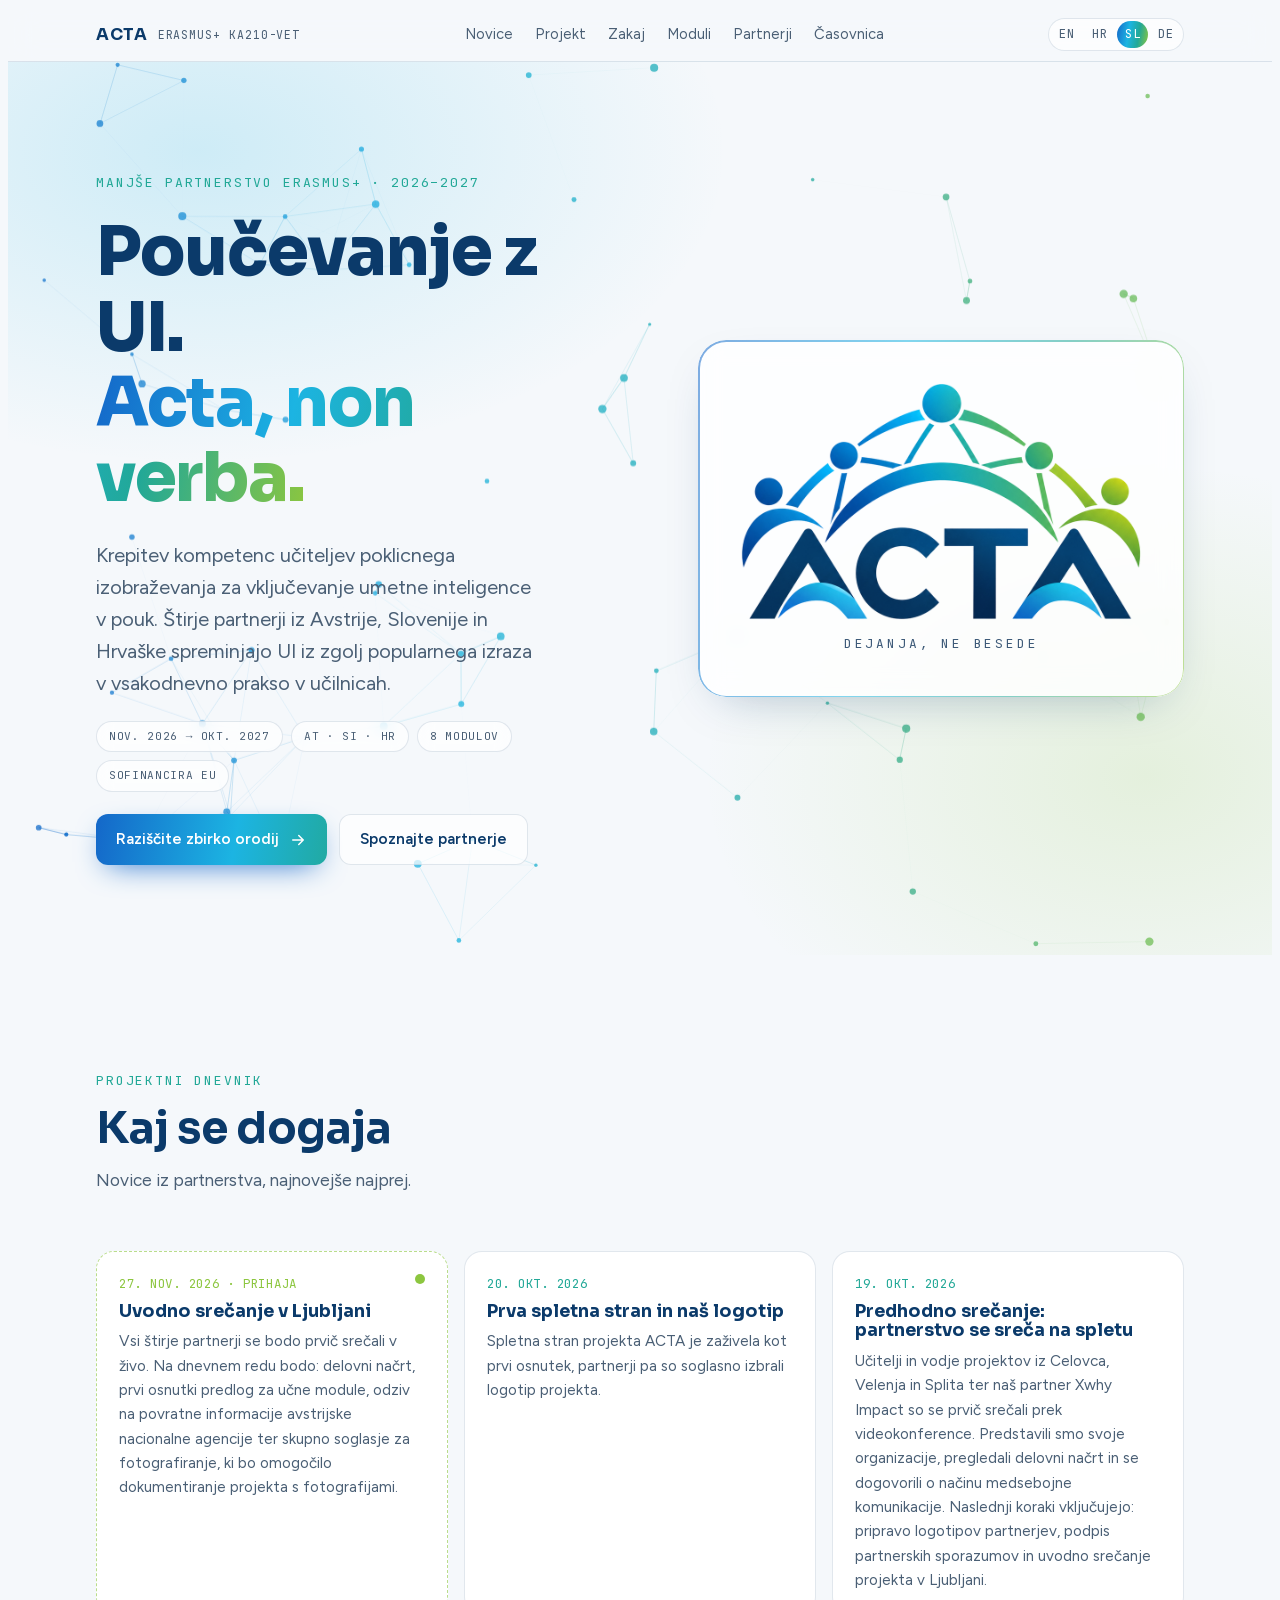
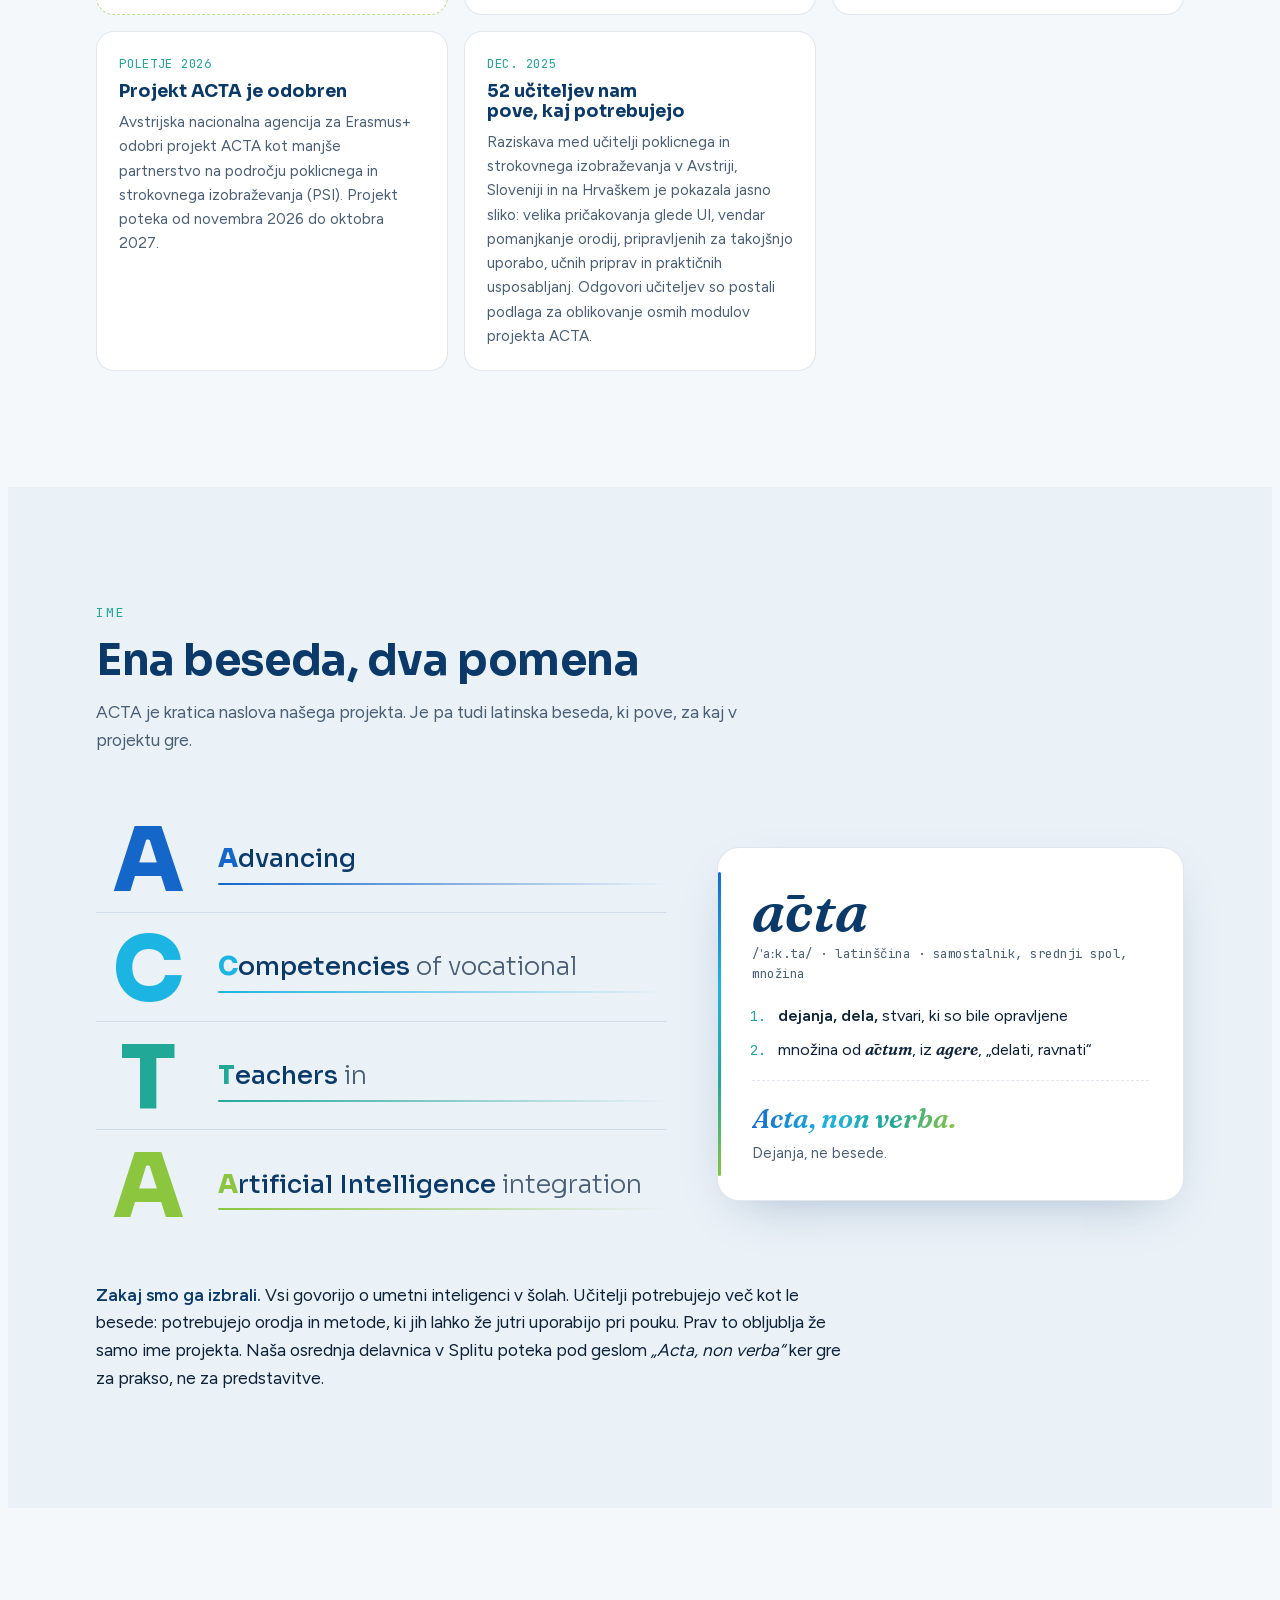
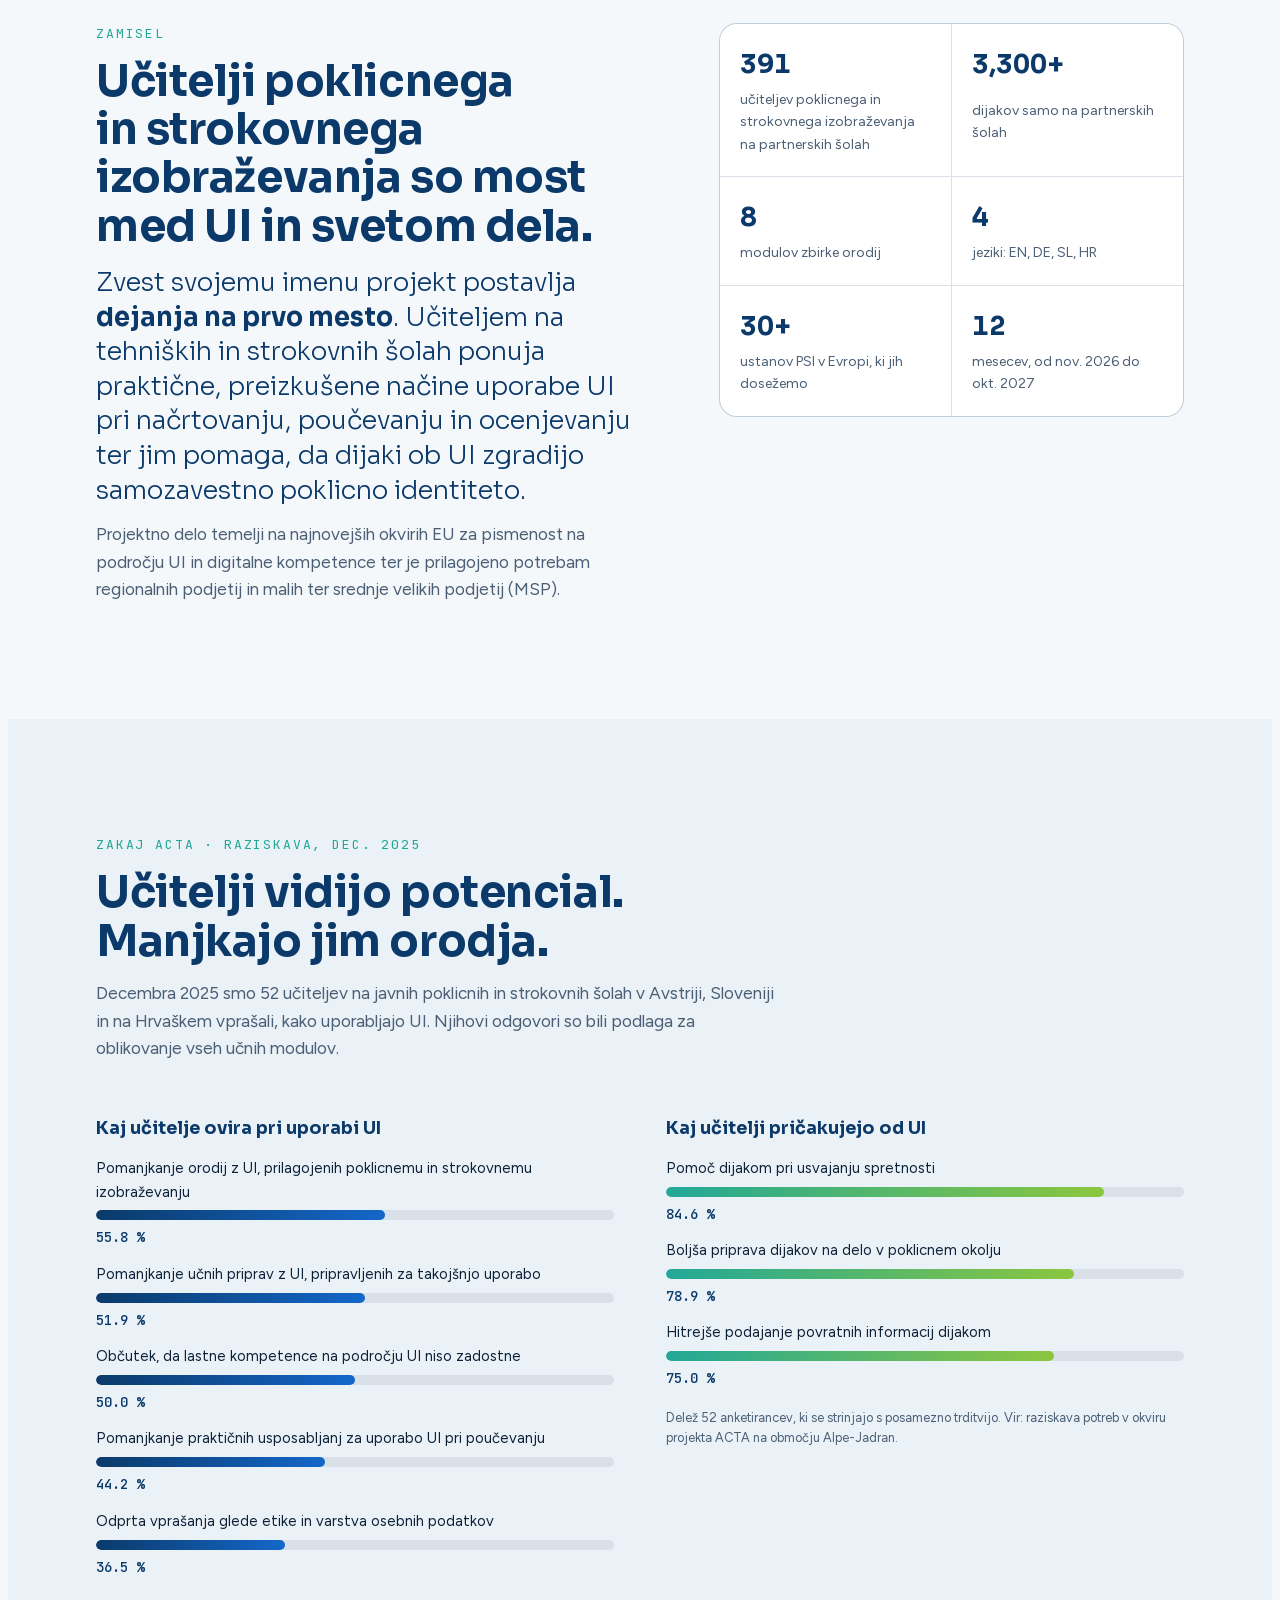
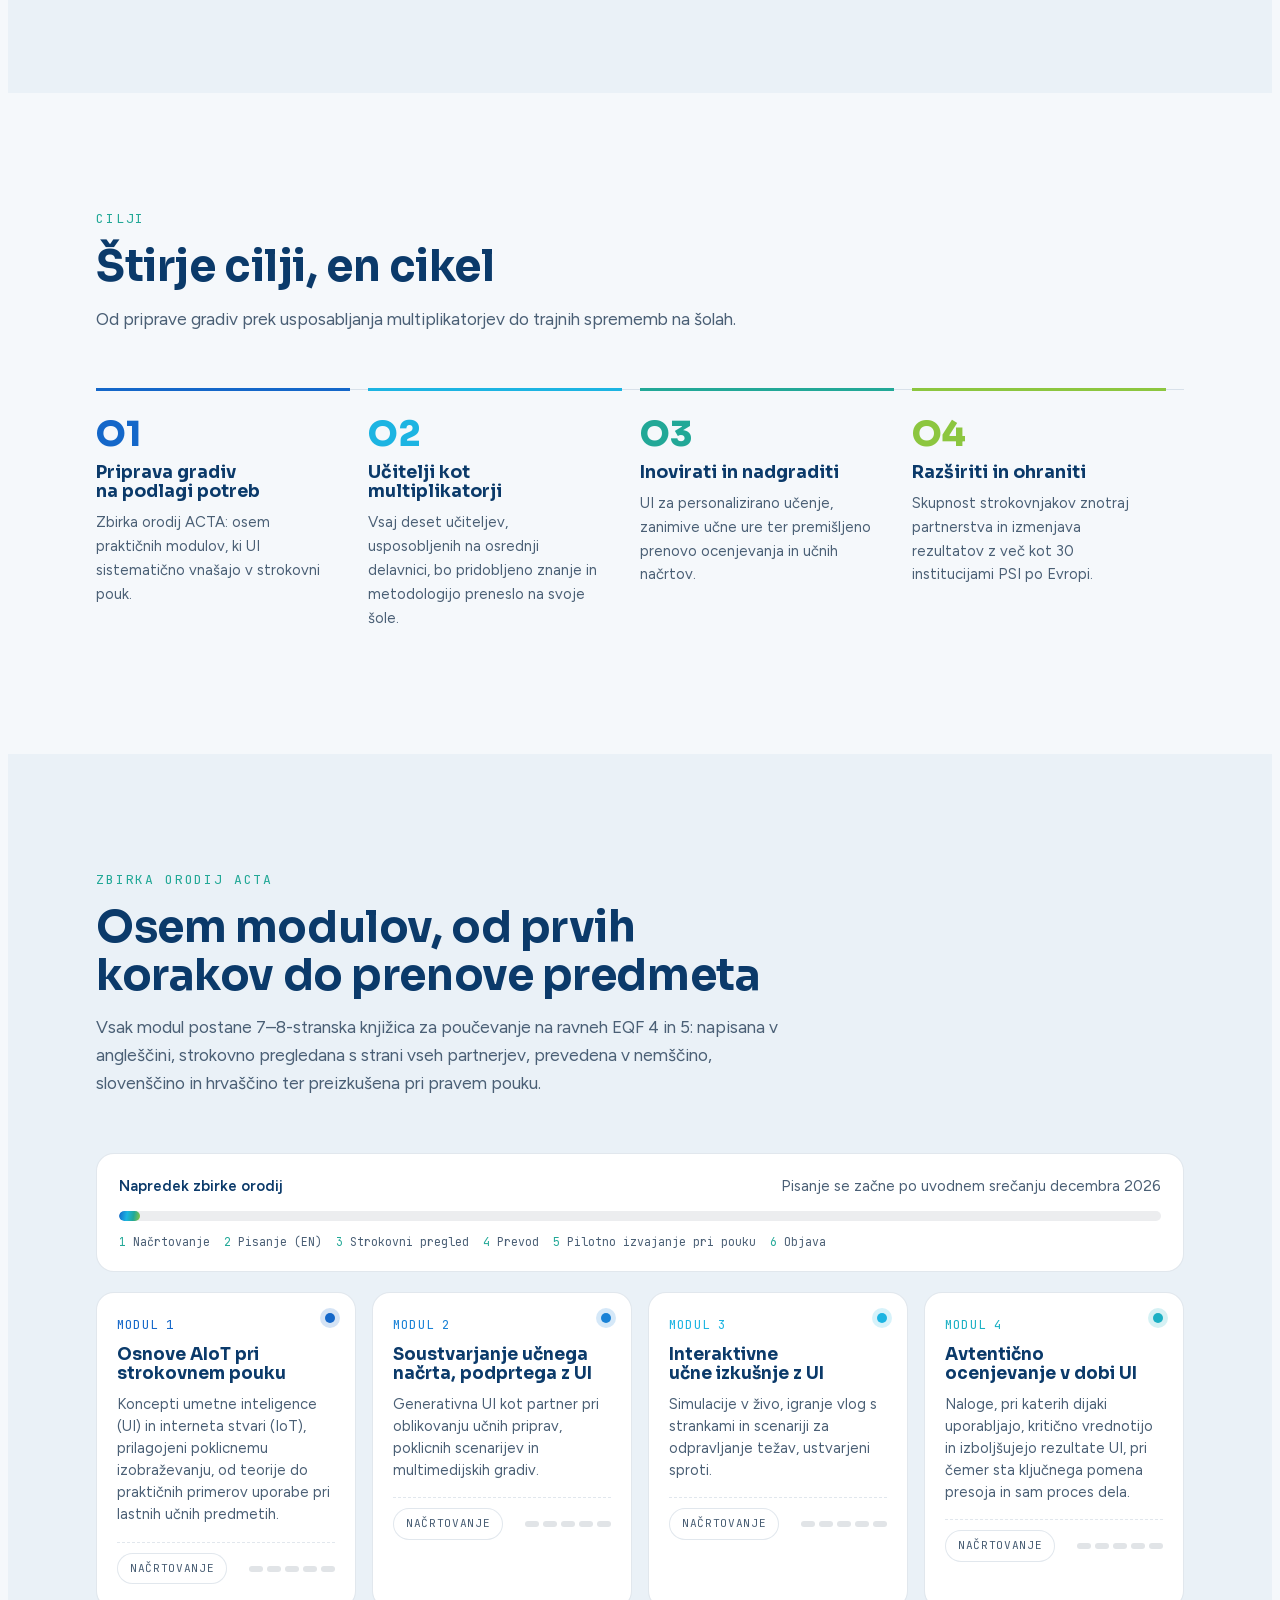
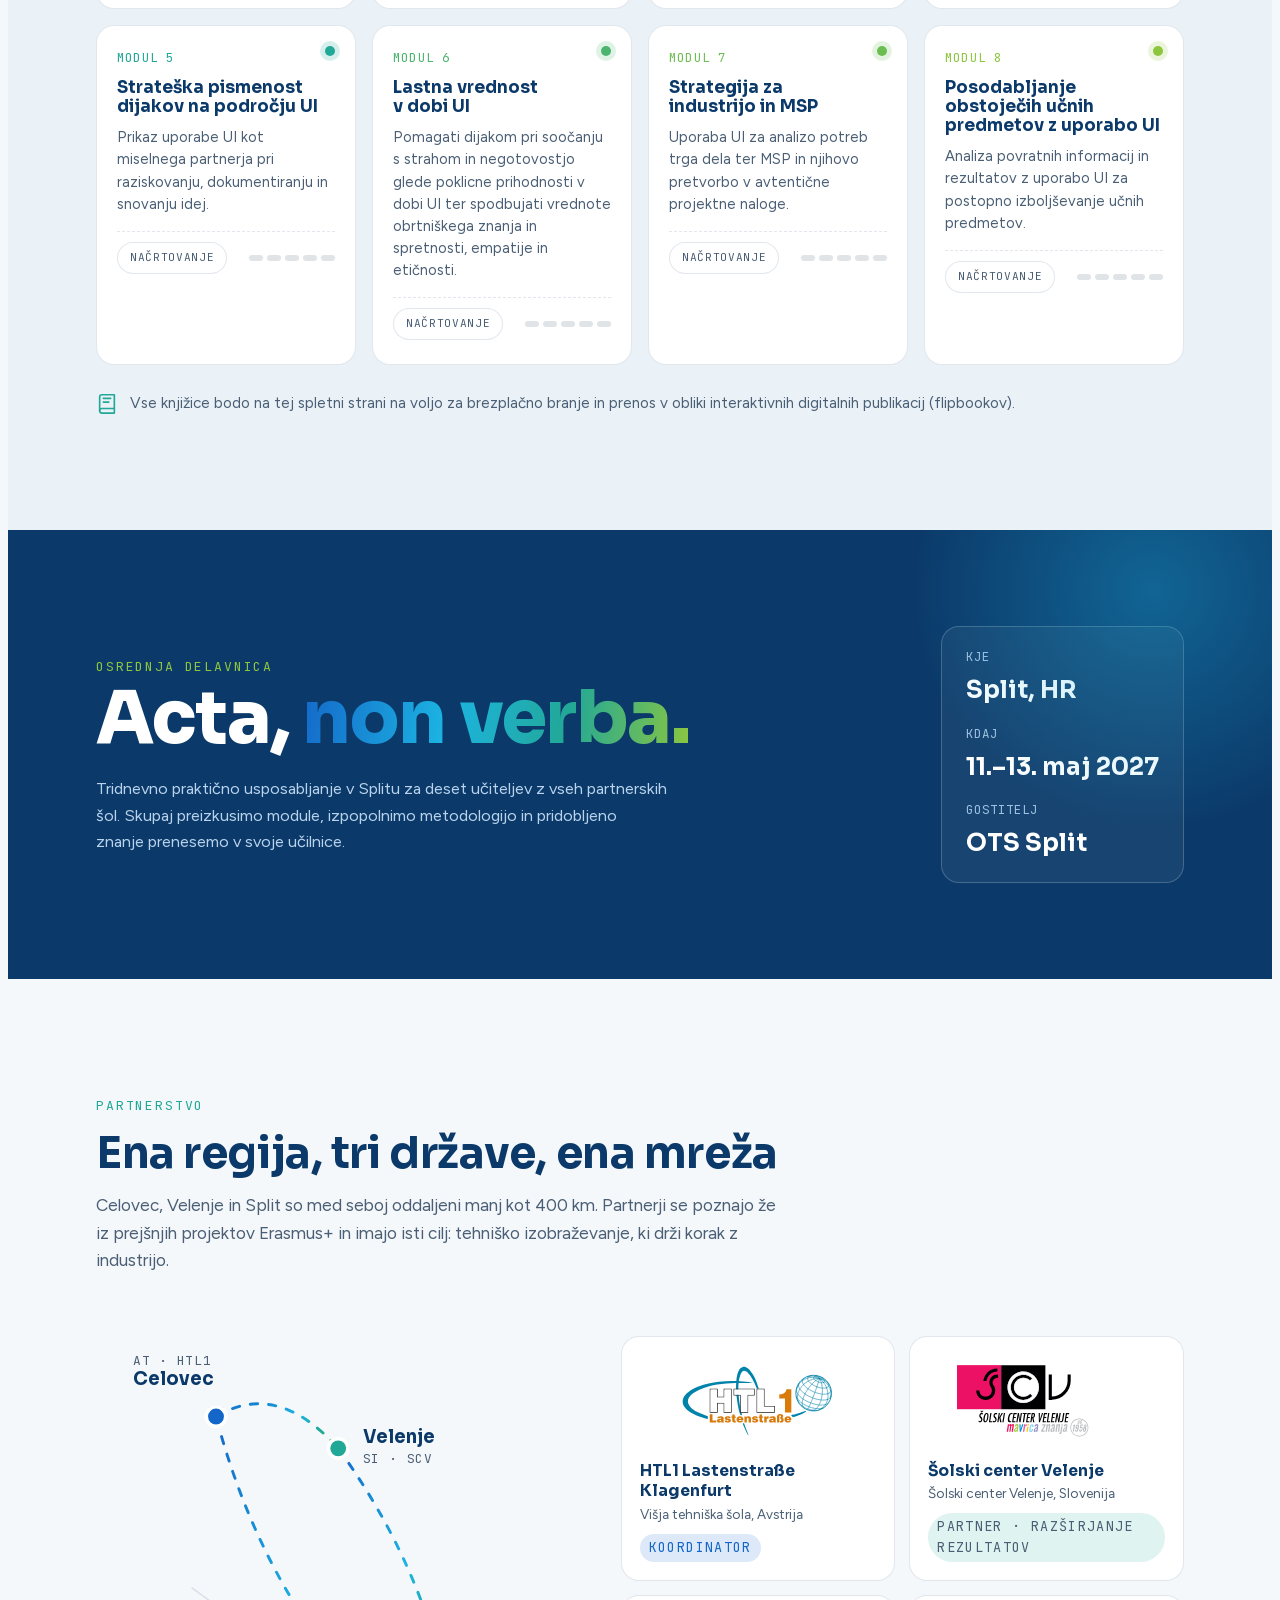
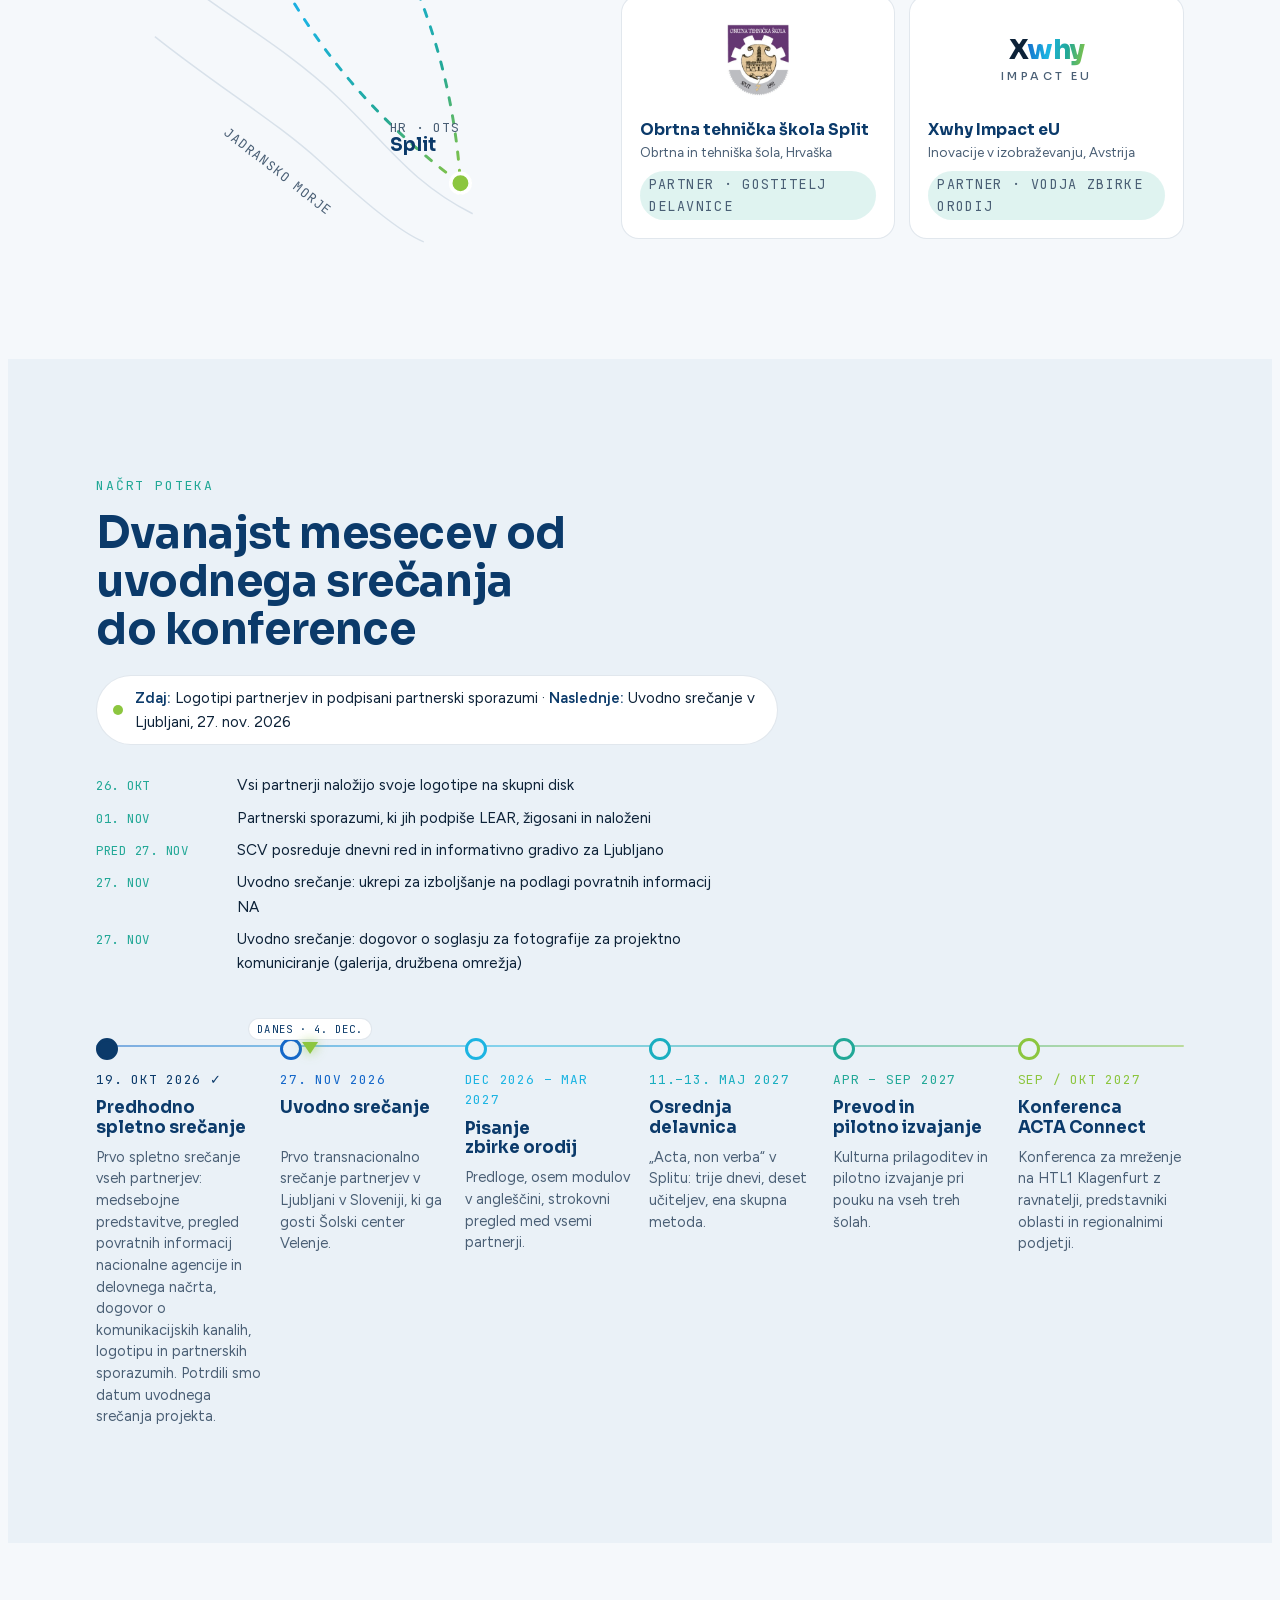
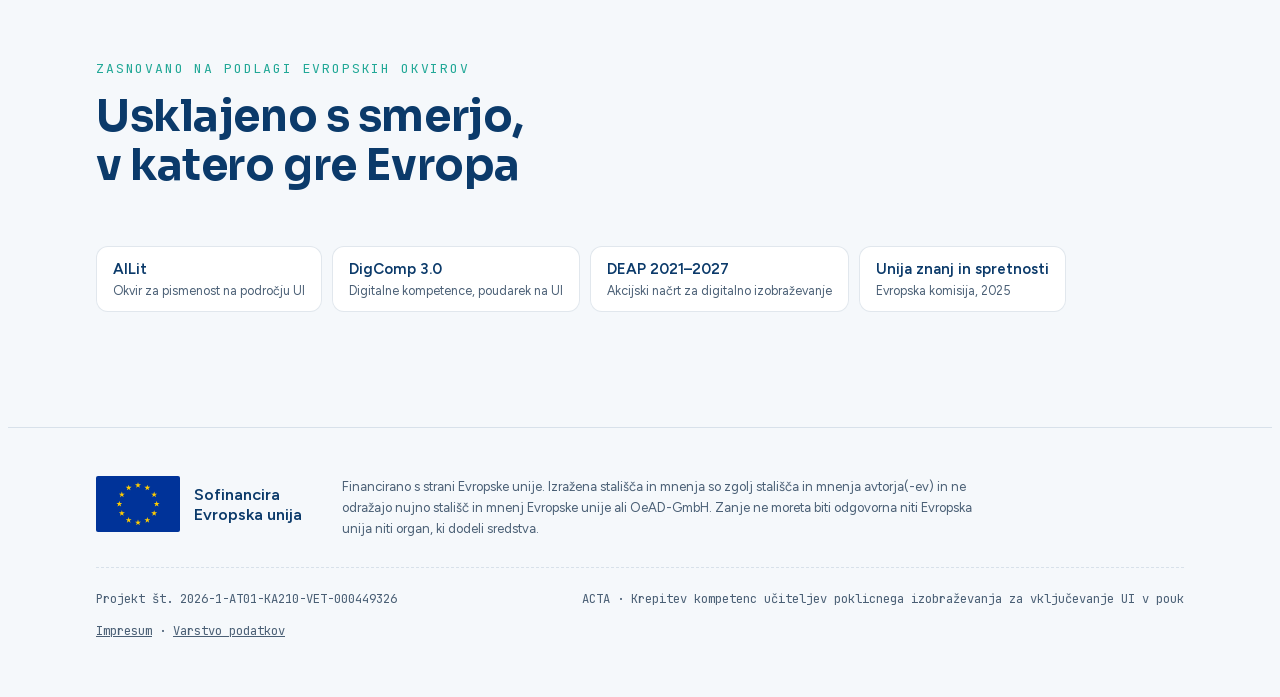
<file: acta/sl/index.html>
<!doctype html>
<html lang="sl">
<head>
<meta charset="utf-8">
<meta name="viewport" content="width=device-width, initial-scale=1, viewport-fit=cover">
<meta property="og:title" content="ACTA – Erasmus+ Partnership">
<meta property="og:description" content="Advancing Competencies of vocational Teachers in AI integration. Acta, non verba.">
<meta property="og:image" content="https://htl1-klagenfurt.github.io/erasmus/acta/assets/acta_logo.png">
<link rel="icon" href="../assets/acta_logo.png">
<link rel="alternate" hreflang="en" href="https://htl1-klagenfurt.github.io/erasmus/acta/">
<link rel="alternate" hreflang="de" href="https://htl1-klagenfurt.github.io/erasmus/acta/de/">
<link rel="alternate" hreflang="hr" href="https://htl1-klagenfurt.github.io/erasmus/acta/hr/">
<link rel="alternate" hreflang="sl" href="https://htl1-klagenfurt.github.io/erasmus/acta/sl/">
<link rel="alternate" hreflang="x-default" href="https://htl1-klagenfurt.github.io/erasmus/acta/">
<title>ACTA – partnerstvo Erasmus+</title>
<meta name="description" content="ACTA – krepitev kompetenc učiteljev poklicnega izobraževanja za vključevanje UI v pouk. Manjše partnerstvo Erasmus+, v katerem sodelujejo HTL1 Klagenfurt, Šolski center Velenje, Obrtna tehnička škola Split in Xwhy Impact.">
<link rel="stylesheet" href="../assets/fonts.css">
<style>
/* Layout: one calm column; a live node-network hero echoes the logo's arc of connected people, then modules, route map, timeline, partners. */
:root {
  --navy: #0b3a6a;
  --blue: #1467c9;
  --cyan: #1cb4e2;
  --teal: #22a897;
  --lime: #8cc63f;
  --grad: linear-gradient(100deg, var(--blue) 0%, var(--cyan) 38%, var(--teal) 68%, var(--lime) 100%);

  --bg: #f5f8fb;
  --bg-2: #eaf1f7;
  --surface: rgba(255, 255, 255, .72);
  --surface-solid: #ffffff;
  --line: rgba(11, 58, 106, .12);
  --fg: #0d2238;
  --fg-soft: #4a5f75;
  --heading: var(--navy);
  --plate: rgba(255, 255, 255, .82);
  --shadow: 0 18px 50px -24px rgba(11, 58, 106, .35);

  --f-display: "Sora", "Avenir Next", "Segoe UI", system-ui, sans-serif;
  --f-body: "Figtree", "Helvetica Neue", "Segoe UI", system-ui, sans-serif;
  --f-mono: "JetBrains Mono", ui-monospace, "SF Mono", Menlo, monospace;

  --step--1: .82rem;
  --step-0: 1.02rem;
  --step-1: 1.25rem;
  --step-2: 1.6rem;
  --step-3: clamp(1.9rem, 1.4rem + 2vw, 2.7rem);
  --step-4: clamp(2.4rem, 1.6rem + 3.6vw, 4.2rem);
  --wrap: 1120px;
}
@media (prefers-color-scheme: dark) {
  :root:not([data-theme="light"]) {
    --bg: #07131f;
    --bg-2: #0b1c2d;
    --surface: rgba(18, 38, 58, .62);
    --surface-solid: #0f2336;
    --line: rgba(160, 205, 240, .14);
    --fg: #dce8f3;
    --fg-soft: #93a9bf;
    --heading: #eef6ff;
    --plate: rgba(240, 247, 255, .92);
    --shadow: 0 18px 50px -24px rgba(0, 0, 0, .7);
    color-scheme: dark;
  }
}
:root[data-theme="dark"] {
  --bg: #07131f;
  --bg-2: #0b1c2d;
  --surface: rgba(18, 38, 58, .62);
  --surface-solid: #0f2336;
  --line: rgba(160, 205, 240, .14);
  --fg: #dce8f3;
  --fg-soft: #93a9bf;
  --heading: #eef6ff;
  --plate: rgba(240, 247, 255, .92);
  --shadow: 0 18px 50px -24px rgba(0, 0, 0, .7);
  color-scheme: dark;
}

* { box-sizing: border-box; }
html { scroll-behavior: smooth; }
body {
  background: var(--bg);
  color: var(--fg);
  font-family: var(--f-body);
  font-size: var(--step-0);
  line-height: 1.6;
  overflow-x: hidden;
}
h1, h2, h3 { font-family: var(--f-display); color: var(--heading); text-wrap: balance; line-height: 1.12; margin: 0; }
p { margin: 0; }
a { color: inherit; }
:focus-visible { outline: 2px solid var(--cyan); outline-offset: 3px; border-radius: 6px; }

.wrap {
  max-width: var(--wrap);
  margin-inline: auto;
  padding-left: max(16px, env(safe-area-inset-left, 0px));
  padding-right: max(16px, env(safe-area-inset-right, 0px));
}
.eyebrow {
  font-family: var(--f-mono);
  font-size: var(--step--1);
  letter-spacing: .14em;
  text-transform: uppercase;
  color: var(--teal);
}
.grad-text {
  background: var(--grad);
  -webkit-background-clip: text;
  background-clip: text;
  color: transparent;
}

/* ---------- top bar ---------- */
.bar {
  position: sticky;
  top: env(safe-area-inset-top, 0px);
  z-index: 20;
  backdrop-filter: blur(14px) saturate(1.4);
  -webkit-backdrop-filter: blur(14px) saturate(1.4);
  background: color-mix(in srgb, var(--bg) 70%, transparent);
  border-bottom: 1px solid var(--line);
}
.bar .wrap { display: flex; align-items: center; justify-content: space-between; gap: 16px; padding-block: 10px; }
.bar-brand { display: flex; align-items: center; gap: 10px; text-decoration: none; font-family: var(--f-display); font-weight: 700; color: var(--heading); letter-spacing: .04em; }
.bar-brand span { font-family: var(--f-mono); font-weight: 400; font-size: .72rem; color: var(--fg-soft); letter-spacing: .08em; }
.bar nav { display: flex; gap: 22px; font-size: .92rem; }
.bar nav a { text-decoration: none; color: var(--fg-soft); transition: color .2s; }
.bar nav a:hover { color: var(--heading); }
.langs { display: flex; gap: 2px; font-family: var(--f-mono); font-size: .76rem; border: 1px solid var(--line); border-radius: 999px; padding: 2px; background: var(--surface); }
.langs a { text-decoration: none; color: var(--fg-soft); padding: 4px 8px; border-radius: 999px; letter-spacing: .04em; }
.langs a:hover { color: var(--heading); }
.langs a[aria-current] { background: var(--grad); color: #fff; }
.progress { position: absolute; left: 0; bottom: -1px; height: 2px; width: 100%; background: var(--grad); transform-origin: 0 50%; transform: scaleX(var(--p, 0)); }
@media (max-width: 720px) { .bar nav { display: none; } }

/* ---------- hero ---------- */
.hero { position: relative; overflow: hidden; isolation: isolate; }
#net { position: absolute; inset: 0; width: 100%; height: 100%; z-index: -1; }
.hero::after {
  content: ""; position: absolute; inset: 0; z-index: -1; pointer-events: none;
  background:
    radial-gradient(60% 50% at 15% 10%, color-mix(in srgb, var(--cyan) 18%, transparent), transparent 70%),
    radial-gradient(50% 50% at 90% 80%, color-mix(in srgb, var(--lime) 16%, transparent), transparent 70%);
}
.hero .wrap { display: grid; grid-template-columns: 1.05fr .95fr; gap: clamp(24px, 5vw, 64px); align-items: center; padding-block: clamp(48px, 9vw, 110px) clamp(48px, 7vw, 90px); }
.hero-copy { display: grid; gap: 22px; min-width: 0; }
.hero h1 { font-size: var(--step-4); font-weight: 800; letter-spacing: -.02em; }
.hero h1 em { font-style: normal; }
.lede { font-size: var(--step-1); color: var(--fg-soft); max-width: 34ch; }
.chips { display: flex; flex-wrap: wrap; gap: 8px; }
.chip {
  font-family: var(--f-mono); font-size: .78rem; padding: 6px 12px; border-radius: 999px;
  border: 1px solid var(--line); background: var(--surface); color: var(--fg);
  backdrop-filter: blur(8px); -webkit-backdrop-filter: blur(8px);
}
.cta-row { display: flex; flex-wrap: wrap; gap: 12px; }
.btn {
  display: inline-flex; align-items: center; gap: 10px; padding: 12px 20px; border-radius: 12px;
  font-weight: 600; text-decoration: none; font-size: .96rem; transition: transform .2s, box-shadow .2s;
}
.btn-primary { background: var(--grad); color: #fff; box-shadow: 0 10px 30px -12px var(--blue); background-size: 160% 100%; background-position: 0 0; transition: background-position .5s, transform .2s; }
.btn-primary:hover { background-position: 100% 0; transform: translateY(-2px); }
.btn-ghost { border: 1px solid var(--line); color: var(--heading); background: var(--surface); }
.btn-ghost:hover { transform: translateY(-2px); }
.btn svg { width: 18px; height: 18px; }

.logo-plate {
  position: relative; padding: clamp(22px, 4vw, 42px); border-radius: 28px;
  background: var(--plate); border: 1px solid rgba(255, 255, 255, .6);
  box-shadow: var(--shadow); backdrop-filter: blur(12px); -webkit-backdrop-filter: blur(12px);
  transform: perspective(900px) rotateX(var(--rx, 0deg)) rotateY(var(--ry, 0deg));
  transition: transform .25s ease-out;
}
.logo-plate::before {
  content: ""; position: absolute; inset: -1px; border-radius: inherit; padding: 1.5px;
  background: var(--grad);
  -webkit-mask: linear-gradient(#000 0 0) content-box, linear-gradient(#000 0 0);
  -webkit-mask-composite: xor; mask-composite: exclude; opacity: .55;
}
.logo-plate img { display: block; width: 100%; height: auto; }
.logo-plate .motto { margin-top: 14px; text-align: center; font-family: var(--f-mono); font-size: .8rem; letter-spacing: .22em; text-transform: uppercase; color: #3d5a78; }
@media (max-width: 860px) {
  .hero .wrap { grid-template-columns: 1fr; }
  .logo-plate { max-width: 460px; order: -1; }
}

/* ---------- sections ---------- */
section { padding-block: clamp(64px, 9vw, 120px); }
.sec-head { display: grid; gap: 14px; max-width: 62ch; margin-bottom: clamp(32px, 5vw, 56px); }
.sec-head h2 { font-size: var(--step-3); font-weight: 700; letter-spacing: -.01em; }
.sec-head p { color: var(--fg-soft); font-size: 1.08rem; }
.alt { background: var(--bg-2); }

.reveal { transition: transform .8s cubic-bezier(.2, .7, .2, 1), opacity .8s; }
.reveal.pre { transform: translateY(18px); opacity: .35; }

/* idea */
.idea { display: grid; grid-template-columns: 1.2fr 1fr; gap: clamp(28px, 5vw, 72px); align-items: start; }
.idea .big { font-family: var(--f-display); font-size: var(--step-2); font-weight: 300; line-height: 1.35; color: var(--heading); }
.idea .big strong { font-weight: 700; }
.facts { display: grid; grid-template-columns: 1fr 1fr; gap: 1px; background: var(--line); border: 1px solid var(--line); border-radius: 18px; overflow: hidden; }
.fact { background: var(--surface-solid); padding: 20px; display: grid; gap: 4px; }
.fact b { font-family: var(--f-display); font-size: var(--step-2); color: var(--heading); font-variant-numeric: tabular-nums; }
.fact span { font-size: .88rem; color: var(--fg-soft); }
@media (max-width: 820px) { .idea { grid-template-columns: 1fr; } }

/* name: acronym + Latin dictionary entry */
.name-sec { background: var(--bg-2); }
.name-grid { display: grid; grid-template-columns: 1.1fr .9fr; gap: clamp(24px, 4vw, 56px); align-items: center; }
.acro { display: grid; gap: 6px; min-width: 0; }
.acro-row {
  display: grid; grid-template-columns: clamp(64px, 9vw, 104px) 1fr; align-items: center; gap: 18px;
  padding: 6px 0; border-bottom: 1px solid var(--line);
}
.acro-row:last-child { border-bottom: 0; }
.acro .L {
  font-family: var(--f-display); font-weight: 800; font-size: clamp(3.2rem, 2rem + 5vw, 5.6rem); line-height: 1;
  color: var(--hue); text-align: center; transition: transform .35s cubic-bezier(.2, .7, .2, 1);
}
.acro .W { font-family: var(--f-display); font-size: clamp(1.1rem, .9rem + 1vw, 1.6rem); font-weight: 500; color: var(--heading); min-width: 0; position: relative; padding-bottom: 6px; }
.acro .W b { color: var(--hue); font-weight: 800; }
.acro .W em { font-style: normal; font-weight: 300; color: var(--fg-soft); }
.acro .W::after {
  content: ""; position: absolute; left: 0; bottom: 0; height: 2px; width: 100%; border-radius: 2px;
  background: linear-gradient(90deg, var(--hue), transparent); transform-origin: 0 50%; transform: scaleX(.25);
  transition: transform .6s cubic-bezier(.2, .7, .2, 1);
}
.acro-row:hover .L { transform: translateX(6px) scale(1.06); }
.acro-row:hover .W::after { transform: scaleX(1); }
.acro:not(.pre) .acro-row .W::after { transform: scaleX(1); }
.acro .acro-row:nth-child(2) .W::after { transition-delay: .12s; }
.acro .acro-row:nth-child(3) .W::after { transition-delay: .24s; }
.acro .acro-row:nth-child(4) .W::after { transition-delay: .36s; }

.lex {
  position: relative; padding: clamp(22px, 3vw, 34px); border-radius: 22px; background: var(--surface-solid);
  border: 1px solid var(--line); box-shadow: var(--shadow); display: grid; gap: 18px; align-content: start; min-width: 0;
}
.lex::before { content: ""; position: absolute; left: 0; top: 24px; bottom: 24px; width: 3px; border-radius: 3px; background: var(--grad); }
.lex-head { display: grid; gap: 4px; }
.lex-word { font-family: "Fraunces", Georgia, "Times New Roman", serif; font-style: italic; font-weight: 600; font-size: clamp(2.6rem, 2rem + 2.4vw, 3.6rem); line-height: 1; color: var(--heading); }
.lex-ipa { font-family: var(--f-mono); font-size: .78rem; letter-spacing: .04em; color: var(--fg-soft); }
.lex-def { margin: 0; padding-left: 1.3em; display: grid; gap: 8px; }
.lex-def li { padding-left: 4px; }
.lex-def li::marker { font-family: var(--f-mono); color: var(--teal); font-size: .85em; }
.lex-def i { font-family: "Fraunces", Georgia, serif; }
.lex-quote { display: grid; gap: 2px; padding-top: 16px; border-top: 1px dashed var(--line); }
.lex-quote .q { font-family: "Fraunces", Georgia, serif; font-style: italic; font-size: 1.7rem; font-weight: 600; background: var(--grad); -webkit-background-clip: text; background-clip: text; color: transparent; width: fit-content; }
.lex-quote .t { font-size: .92rem; color: var(--fg-soft); }
.why-name { margin-top: clamp(28px, 4vw, 44px); max-width: 68ch; font-size: 1.08rem; }
.why-name strong { color: var(--heading); }
@media (max-width: 860px) { .name-grid { grid-template-columns: 1fr; } }

/* need / survey */
.need { display: grid; grid-template-columns: 1fr 1fr; gap: clamp(24px, 4vw, 56px); }
.need-col { display: grid; gap: 18px; align-content: start; min-width: 0; }
.need-col h3 { font-size: 1.1rem; }
.bars { display: grid; gap: 14px; }
.b { display: grid; grid-template-columns: 1fr auto; gap: 6px 14px; align-items: center; }
.b span { font-size: .93rem; }
.b b { font-family: var(--f-mono); font-size: .88rem; font-weight: 500; color: var(--heading); font-variant-numeric: tabular-nums; }
.b i { grid-column: 1 / -1; height: 10px; border-radius: 999px; background: color-mix(in srgb, var(--fg) 8%, transparent); position: relative; overflow: hidden; }
.b i::after { content: ""; position: absolute; inset: 0 auto 0 0; width: calc(var(--v) * 1%); border-radius: inherit; background: linear-gradient(90deg, var(--navy), var(--blue)); transform-origin: 0 50%; transition: transform 1.2s cubic-bezier(.2, .7, .2, 1); }
.bars.pos .b i::after { background: linear-gradient(90deg, var(--teal), var(--lime)); }
.pre .b i::after { transform: scaleX(.15); }
.need-note { font-size: .8rem; color: var(--fg-soft); }
@media (max-width: 820px) { .need { grid-template-columns: 1fr; } }

/* goals */
.goals { display: grid; grid-template-columns: repeat(4, minmax(0, 1fr)); gap: 0; border-top: 1px solid var(--line); }
.goal { padding: 26px 22px 8px 0; display: grid; gap: 10px; align-content: start; border-top: 3px solid var(--hue); margin-top: -2px; margin-right: 18px; }
.goal .num { font-family: var(--f-display); font-weight: 800; font-size: 2.2rem; line-height: 1; color: var(--hue); }
.goal h3 { font-size: 1.08rem; }
.goal p { font-size: .93rem; color: var(--fg-soft); }
@media (max-width: 900px) { .goals { grid-template-columns: repeat(2, minmax(0, 1fr)); row-gap: 20px; } }
@media (max-width: 480px) { .goals { grid-template-columns: 1fr; } .goal { margin-right: 0; } }

/* modules */
.modules { display: grid; grid-template-columns: repeat(4, minmax(0, 1fr)); gap: 16px; }
.mod {
  position: relative; padding: 22px 20px 24px; border-radius: 18px; background: var(--surface-solid);
  border: 1px solid var(--line); display: grid; gap: 10px; align-content: start; overflow: hidden;
  transition: transform .3s, border-color .3s, box-shadow .3s;
}
.mod::before {
  content: ""; position: absolute; inset: 0; pointer-events: none; opacity: 0; transition: opacity .35s;
  background: radial-gradient(240px circle at var(--mx, 50%) var(--my, 0%), color-mix(in srgb, var(--hue) 22%, transparent), transparent 70%);
}
.mod:hover { transform: translateY(-4px); border-color: color-mix(in srgb, var(--hue) 55%, transparent); box-shadow: var(--shadow); }
.mod:hover::before { opacity: 1; }
.mod .num { font-family: var(--f-mono); font-size: .78rem; color: var(--hue); letter-spacing: .1em; }
.mod h3 { font-size: 1.06rem; font-weight: 700; }
.mod p { font-size: .92rem; color: var(--fg-soft); line-height: 1.5; }
.mod .dot { position: absolute; top: 20px; right: 20px; width: 10px; height: 10px; border-radius: 50%; background: var(--hue); box-shadow: 0 0 0 5px color-mix(in srgb, var(--hue) 18%, transparent); }
@media (max-width: 1000px) { .modules { grid-template-columns: repeat(2, minmax(0, 1fr)); } }
@media (max-width: 520px) { .modules { grid-template-columns: 1fr; } }
.out-note { margin-top: 26px; display: flex; flex-wrap: wrap; align-items: center; gap: 12px; color: var(--fg-soft); font-size: .95rem; }
.out-note svg { width: 22px; height: 22px; flex: none; color: var(--teal); }

/* workshop banner */
.motto-band { position: relative; overflow: hidden; background: var(--navy); color: #eaf4ff; }
.motto-band .wrap { display: grid; grid-template-columns: 1fr auto; gap: 32px; align-items: center; padding-block: clamp(52px, 8vw, 96px); }
.motto-band h2 { color: #fff; font-size: clamp(2.2rem, 1.4rem + 4vw, 4.6rem); font-weight: 800; letter-spacing: -.02em; }
.motto-band h2 .grad-text { display: inline-block; }
.motto-band p { color: #b9d3ec; max-width: 52ch; margin-top: 16px; }
.motto-band .eyebrow { color: var(--lime); }
.motto-band .ticket { border: 1px solid rgba(255, 255, 255, .2); border-radius: 18px; padding: 20px 24px; display: grid; gap: 4px; min-width: 210px; background: rgba(255, 255, 255, .05); }
.ticket b { font-family: var(--f-display); font-size: 1.5rem; color: #fff; }
.ticket span { font-family: var(--f-mono); font-size: .78rem; color: #9fc0e0; letter-spacing: .08em; }
.motto-band .glow { position: absolute; width: 520px; height: 520px; right: -140px; top: -200px; border-radius: 50%; background: radial-gradient(circle, rgba(28, 180, 226, .35), transparent 65%); pointer-events: none; animation: drift 14s ease-in-out infinite alternate; }
@keyframes drift { to { transform: translate(-120px, 120px); } }
@media (max-width: 760px) { .motto-band .wrap { grid-template-columns: 1fr; } }

/* route map + partners */
.route { display: grid; grid-template-columns: .9fr 1.1fr; gap: clamp(24px, 5vw, 64px); align-items: center; }
.map-box { min-width: 0; }
.map-box svg { width: 100%; height: auto; display: block; max-width: 440px; margin-inline: auto; }
.map-box .lbl { font-family: var(--f-display); font-weight: 700; font-size: 15px; fill: var(--heading); }
.map-box .sub { font-family: var(--f-mono); font-size: 10.5px; fill: var(--fg-soft); letter-spacing: .06em; }
.map-box .arc { fill: none; stroke: url(#arcGrad); stroke-width: 2.4; stroke-linecap: round; stroke-dasharray: 6 9; animation: flow 1.6s linear infinite; }
.map-box .land { fill: none; stroke: var(--line); stroke-width: 1.2; }
@keyframes flow { to { stroke-dashoffset: -30; } }
.pulse { transform-box: fill-box; transform-origin: center; animation: pulse 2.6s ease-out infinite; }
@keyframes pulse { 0% { transform: scale(.6); opacity: .9; } 100% { transform: scale(2.6); opacity: 0; } }

.partners { display: grid; grid-template-columns: repeat(2, minmax(0, 1fr)); gap: 14px; }
.partner {
  display: grid; grid-template-rows: 92px auto; gap: 14px; padding: 18px; border-radius: 18px;
  background: var(--surface-solid); border: 1px solid var(--line); text-decoration: none;
  transition: transform .25s, box-shadow .25s;
}
.partner:hover { transform: translateY(-3px); box-shadow: var(--shadow); }
.partner .logo { display: grid; place-items: center; background: #fff; border-radius: 12px; padding: 10px; }
.partner .logo img { max-height: 72px; width: auto; max-width: 100%; object-fit: contain; }
.partner .logo svg.htl-logo { display: block; height: 72px; width: auto; max-width: 100%; }
.partner .meta { display: grid; gap: 2px; }
.partner .meta b { font-family: var(--f-display); font-size: .98rem; color: var(--heading); line-height: 1.3; }
.partner .meta span { font-size: .84rem; color: var(--fg-soft); }
.partner .role { justify-self: start; margin-top: 6px; font-family: var(--f-mono); font-size: .7rem; letter-spacing: .1em; text-transform: uppercase; padding: 3px 9px; border-radius: 999px; background: color-mix(in srgb, var(--teal) 14%, transparent); color: var(--teal); }
.partner .role.coord { background: color-mix(in srgb, var(--blue) 14%, transparent); color: var(--blue); }
.xwhy { font-family: var(--f-display); font-weight: 800; font-size: 1.7rem; letter-spacing: -.02em; color: #0d2238; line-height: 1; text-align: center; }
.xwhy small { display: block; font-weight: 500; font-size: .7rem; letter-spacing: .3em; text-transform: uppercase; color: #4a5f75; margin-top: 6px; }
.xwhy i { font-style: normal; background: var(--grad); -webkit-background-clip: text; background-clip: text; color: transparent; }
@media (max-width: 900px) { .route { grid-template-columns: 1fr; } }
@media (max-width: 460px) { .partners { grid-template-columns: 1fr; } }

/* timeline */
.tl { position: relative; display: grid; grid-template-columns: repeat(6, minmax(0, 1fr)); gap: 18px; }
.tl::before { content: ""; position: absolute; left: 0; right: 0; top: 13px; height: 2px; background: var(--grad); opacity: .5; border-radius: 2px; }
.step { position: relative; display: grid; grid-template-rows: auto 2.5em auto; gap: 8px; padding-top: 38px; min-width: 0; align-content: start; }
.step h3 { align-self: start; line-height: 1.2; }
.tl { align-items: start; }
.today { position: absolute; top: -14px; left: 0; z-index: 2; display: grid; justify-items: center; gap: 2px; transform: translateX(-50%); pointer-events: none; transition: left .8s cubic-bezier(.2, .7, .2, 1); }
.today .lbl { order: -1; font-family: var(--f-mono); font-size: .66rem; letter-spacing: .1em; text-transform: uppercase; color: var(--heading); background: var(--surface-solid); border: 1px solid var(--line); border-radius: 999px; padding: 2px 8px; white-space: nowrap; box-shadow: var(--shadow); }
.today .tri { width: 0; height: 0; border-left: 8px solid transparent; border-right: 8px solid transparent; border-top: 12px solid var(--lime); filter: drop-shadow(0 0 6px color-mix(in srgb, var(--lime) 80%, transparent)); animation: todayBob 1.8s ease-in-out infinite; }
@keyframes todayBob { 50% { transform: translateY(3px); } }
.tl { margin-top: 34px; }
.step::before { content: ""; position: absolute; top: 6px; left: 0; width: 16px; height: 16px; border-radius: 50%; background: var(--bg); border: 3px solid var(--hue); }
.alt .step::before { background: var(--bg-2); }
.alt .tl .step.done::before, .tl .step.done::before { background: var(--hue); }
.step time { font-family: var(--f-mono); font-size: .8rem; color: var(--hue); letter-spacing: .06em; }
.step h3 { font-size: 1.04rem; }
.step p { font-size: .9rem; color: var(--fg-soft); line-height: 1.5; }
@media (max-width: 900px) {
  .tl { grid-template-columns: 1fr; gap: 26px; padding-left: 30px; }
  .tl::before { left: 7px; right: auto; top: 0; bottom: 0; width: 2px; height: auto; background: linear-gradient(180deg, var(--blue), var(--cyan), var(--teal), var(--lime)); }
  .step { padding-top: 0; grid-template-rows: auto; }
  .step::before { left: -30px; top: 4px; }
  .today { left: -2px !important; top: 0; transform: translateY(-50%) rotate(-90deg); transform-origin: center; }
  .today .lbl { display: none; }
  .tl { margin-top: 0; }
}

.now-bar { display: inline-flex; align-items: center; gap: 12px; justify-self: start; margin-top: 6px; padding: 10px 16px; border-radius: 999px; background: var(--surface-solid); border: 1px solid var(--line); font-size: .95rem; }
.now-bar b { color: var(--heading); }
.now-dot { width: 10px; height: 10px; border-radius: 50%; background: var(--lime); box-shadow: 0 0 0 0 color-mix(in srgb, var(--lime) 60%, transparent); animation: nowPulse 2s ease-out infinite; flex: none; }
@keyframes nowPulse { to { box-shadow: 0 0 0 10px transparent; } }

.deadlines { list-style: none; margin: 14px 0 0; padding: 0; display: grid; gap: 8px; max-width: 640px; }
.deadlines li { display: grid; grid-template-columns: 8.5em 1fr; gap: 12px; align-items: baseline; font-size: .95rem; }
.deadlines time { font-family: var(--f-mono); font-size: .78rem; letter-spacing: .06em; color: var(--teal); }

/* news */
.news { display: grid; grid-template-columns: repeat(auto-fill, minmax(min(100%, 300px), 1fr)); gap: 16px; }
.post { background: var(--surface-solid); border: 1px solid var(--line); border-radius: 18px; padding: 22px; display: grid; gap: 8px; align-content: start; position: relative; }
.post time { font-family: var(--f-mono); font-size: .78rem; letter-spacing: .06em; color: var(--teal); text-transform: uppercase; }
.post h3 { font-size: 1.1rem; }
.post p { color: var(--fg-soft); font-size: .95rem; }
.post.upcoming { border-style: dashed; border-color: color-mix(in srgb, var(--lime) 60%, transparent); }
.post.upcoming time { color: var(--lime); }
.post.upcoming::after { content: ""; position: absolute; top: 22px; right: 22px; width: 10px; height: 10px; border-radius: 50%; background: var(--lime); animation: nowPulse 2s ease-out infinite; }

/* toolkit progress */
.progress-box { background: var(--surface-solid); border: 1px solid var(--line); border-radius: 18px; padding: 20px 22px; margin-bottom: 20px; display: grid; gap: 12px; }
.pb-head { display: flex; flex-wrap: wrap; justify-content: space-between; gap: 6px 16px; font-size: .95rem; }
.pb-head b { color: var(--heading); }
.pb-head span { color: var(--fg-soft); }
.pb-bar { height: 10px; border-radius: 999px; background: color-mix(in srgb, var(--fg) 8%, transparent); overflow: hidden; }
.pb-bar i { display: block; height: 100%; border-radius: inherit; background: var(--grad); transition: width 1.2s cubic-bezier(.2, .7, .2, 1); }
.pb-steps { list-style: none; margin: 0; padding: 0; display: flex; flex-wrap: wrap; gap: 6px 14px; font-family: var(--f-mono); font-size: .72rem; color: var(--fg-soft); counter-reset: st; }
.pb-steps li::before { counter-increment: st; content: counter(st) " "; color: var(--teal); }
.mstat { display: flex; align-items: center; justify-content: space-between; gap: 10px; margin-top: 6px; padding-top: 10px; border-top: 1px dashed var(--line); }
.chip { font-family: var(--f-mono); font-size: .7rem; letter-spacing: .06em; text-transform: uppercase; color: var(--fg-soft); }
.pips { display: flex; gap: 4px; }
.pips b { width: 14px; height: 6px; border-radius: 3px; background: color-mix(in srgb, var(--fg) 12%, transparent); }
.pips b.on { background: var(--hue); }
.mod.published .chip { color: var(--hue); font-weight: 600; }

/* frameworks */
.fw { display: flex; flex-wrap: wrap; gap: 10px; }
.fw span { padding: 10px 16px; border-radius: 12px; border: 1px solid var(--line); background: var(--surface-solid); font-weight: 600; color: var(--heading); font-size: .95rem; }
.fw small { display: block; font-weight: 400; color: var(--fg-soft); font-size: .78rem; }

/* footer */
footer { border-top: 1px solid var(--line); padding-block: 48px; }
footer .wrap { display: grid; grid-template-columns: auto 1fr; gap: 28px 40px; align-items: start; }
.eu { display: flex; align-items: center; gap: 14px; }
.eu svg { width: 84px; height: auto; flex: none; border-radius: 2px; }
.eu b { font-family: var(--f-body); font-weight: 600; font-size: 1.02rem; color: var(--heading); line-height: 1.25; }
.disclaimer { font-size: .82rem; color: var(--fg-soft); max-width: 70ch; }
.foot-meta { grid-column: 1 / -1; display: flex; flex-wrap: wrap; justify-content: space-between; gap: 12px; font-family: var(--f-mono); font-size: .76rem; color: var(--fg-soft); padding-top: 22px; border-top: 1px dashed var(--line); }
@media (max-width: 720px) { footer .wrap { grid-template-columns: 1fr; } }

@media (prefers-reduced-motion: reduce) {
  *, *::before, *::after { animation: none !important; transition: none !important; }
  .reveal.pre { transform: none; opacity: 1; }
  html { scroll-behavior: auto; }
}
</style>
</head>
<body>
<header class="bar">
  <div class="wrap">
    <a class="bar-brand" href="#top">ACTA <span>ERASMUS+ KA210-VET</span></a>
    <nav aria-label="Razdelki">
      <a href="#news">Novice</a>
      <a href="#idea">Projekt</a>
      <a href="#need">Zakaj</a>
      <a href="#modules">Moduli</a>
      <a href="#partners">Partnerji</a>
      <a href="#timeline">Časovnica</a>
    </nav>
    <div class="langs" role="navigation" aria-label="Jezik">
      <a href="../" hreflang="en" data-l="en">EN</a><a href="../hr/" hreflang="hr" data-l="hr">HR</a><a href="../sl/" hreflang="sl" data-l="sl" aria-current="page">SL</a><a href="../de/" hreflang="de" data-l="de">DE</a>
    </div>
    <div class="progress" id="progress"></div>
  </div>
</header>

<main id="top">
  <section class="hero" style="padding:0">
    <canvas id="net" aria-hidden="true"></canvas>
    <div class="wrap">
      <div class="hero-copy">
        <div class="eyebrow">Manjše partnerstvo Erasmus+ · 2026–2027</div>
        <h1>Poučevanje z UI.<br><em class="grad-text">Acta, non verba.</em></h1>
        <p class="lede">Krepitev kompetenc učiteljev poklicnega izobraževanja za vključevanje umetne inteligence v pouk. Štirje partnerji iz Avstrije, Slovenije in Hrvaške spreminjajo UI iz zgolj popularnega izraza v vsakodnevno prakso v učilnicah.</p>
        <div class="chips">
          <span class="chip">nov. 2026 → okt. 2027</span>
          <span class="chip">AT · SI · HR</span>
          <span class="chip">8 modulov</span>
          <span class="chip">Sofinancira EU</span>
        </div>
        <div class="cta-row">
          <a class="btn btn-primary" href="#modules">Raziščite zbirko orodij
            <svg viewBox="0 0 24 24" fill="none" stroke="currentColor" stroke-width="2" stroke-linecap="round" stroke-linejoin="round"><path d="M5 12h14M13 6l6 6-6 6"/></svg></a>
          <a class="btn btn-ghost" href="#partners">Spoznajte partnerje</a>
        </div>
      </div>
      <div class="logo-plate" id="plate">
        <img src="../assets/acta_logo.png" alt="Logotip projekta ACTA: štiri povezane figure, ki tvorijo lok nad besedo ACTA" width="900" height="532">
        <div class="motto">dejanja, ne besede</div>
      </div>
    </div>
  </section>

  <section id="news">
    <div class="wrap">
      <div class="sec-head reveal">
        <div class="eyebrow">Projektni dnevnik</div>
        <h2>Kaj se dogaja</h2>
        <p>Novice iz partnerstva, najnovejše najprej.</p>
      </div>
      <div class="news">
        <article class="post upcoming reveal">
          <time datetime="2026-11-27">27. nov. 2026 · prihaja</time>
          <h3>Uvodno srečanje v Ljubljani</h3>
          <p>Vsi štirje partnerji se bodo prvič srečali v živo. Na dnevnem redu bodo: delovni načrt, prvi osnutki predlog za učne module, odziv na povratne informacije avstrijske nacionalne agencije ter skupno soglasje za fotografiranje, ki bo omogočilo dokumentiranje projekta s fotografijami.</p>
        </article>
        <article class="post reveal">
          <time datetime="2026-10-20">20. okt. 2026</time>
          <h3>Prva spletna stran in naš logotip</h3>
          <p>Spletna stran projekta ACTA je zaživela kot prvi osnutek, partnerji pa so soglasno izbrali logotip projekta.</p>
        </article>
        <article class="post reveal">
          <time datetime="2026-10-19">19. okt. 2026</time>
          <h3>Predhodno srečanje: partnerstvo se sreča na spletu</h3>
          <p>Učitelji in vodje projektov iz Celovca, Velenja in Splita ter naš partner Xwhy Impact so se prvič srečali prek videokonference. Predstavili smo svoje organizacije, pregledali delovni načrt in se dogovorili o načinu medsebojne komunikacije. Naslednji koraki vključujejo: pripravo logotipov partnerjev, podpis partnerskih sporazumov in uvodno srečanje projekta v Ljubljani.</p>
        </article>
        <article class="post reveal">
          <time datetime="2026-07-01">Poletje 2026</time>
          <h3>Projekt ACTA je odobren</h3>
          <p>Avstrijska nacionalna agencija za Erasmus+ odobri projekt ACTA kot manjše partnerstvo na področju poklicnega in strokovnega izobraževanja (PSI). Projekt poteka od novembra 2026 do oktobra 2027.</p>
        </article>
        <article class="post reveal">
          <time datetime="2025-12-01">dec. 2025</time>
          <h3>52 učiteljev nam pove, kaj potrebujejo</h3>
          <p>Raziskava med učitelji poklicnega in strokovnega izobraževanja v Avstriji, Sloveniji in na Hrvaškem je pokazala jasno sliko: velika pričakovanja glede UI, vendar pomanjkanje orodij, pripravljenih za takojšnjo uporabo, učnih priprav in praktičnih usposabljanj. Odgovori učiteljev so postali podlaga za oblikovanje osmih modulov projekta ACTA.</p>
        </article>
      </div>
    </div>
  </section>

  <section id="name" class="name-sec">
    <div class="wrap">
      <div class="sec-head reveal">
        <div class="eyebrow">Ime</div>
        <h2>Ena beseda, dva pomena</h2>
        <p>ACTA je kratica naslova našega projekta. Je pa tudi latinska beseda, ki pove, za kaj v projektu gre.</p>
      </div>

      <div class="name-grid">
        <div class="acro reveal" aria-label="ACTA: krepitev kompetenc učiteljev poklicnega izobraževanja za vključevanje umetne inteligence v pouk (Advancing Competencies of vocational Teachers in Artificial Intelligence integration)">
          <div class="acro-row" style="--hue: var(--blue)"><span class="L">A</span><span class="W"><b>A</b>dvancing</span></div>
          <div class="acro-row" style="--hue: var(--cyan)"><span class="L">C</span><span class="W"><b>C</b>ompetencies <em>of vocational</em></span></div>
          <div class="acro-row" style="--hue: var(--teal)"><span class="L">T</span><span class="W"><b>T</b>eachers <em>in</em></span></div>
          <div class="acro-row" style="--hue: var(--lime)"><span class="L">A</span><span class="W"><b>A</b>rtificial Intelligence <em>integration</em></span></div>
        </div>

        <div class="lex reveal">
          <div class="lex-head">
            <span class="lex-word">ācta</span>
            <span class="lex-ipa">/ˈaːk.ta/ · latinščina · samostalnik, srednji spol, množina</span>
          </div>
          <ol class="lex-def">
            <li><b>dejanja, dela,</b> stvari, ki so bile opravljene</li>
            <li>množina od <i>āctum</i>, iz <i>agere</i>, „delati, ravnati“</li>
          </ol>
          <div class="lex-quote">
            <span class="q">Acta, non verba.</span>
            <span class="t">Dejanja, ne besede.</span>
          </div>
        </div>
      </div>

      <div class="why-name reveal">
        <p><strong>Zakaj smo ga izbrali.</strong> Vsi govorijo o umetni inteligenci v šolah. Učitelji potrebujejo več kot le besede: potrebujejo orodja in metode, ki jih lahko že jutri uporabijo pri pouku. Prav to obljublja že samo ime projekta. Naša osrednja delavnica v Splitu poteka pod geslom <em>„Acta, non verba“</em> ker gre za prakso, ne za predstavitve.</p>
      </div>
    </div>
  </section>

  <section id="idea">
    <div class="wrap idea reveal">
      <div class="sec-head" style="margin:0">
        <div class="eyebrow">Zamisel</div>
        <h2>Učitelji poklicnega in strokovnega izobraževanja so most med UI in svetom dela.</h2>
        <p class="big">Zvest svojemu imenu projekt postavlja <strong>dejanja na prvo mesto</strong>. Učiteljem na tehniških in strokovnih šolah ponuja praktične, preizkušene načine uporabe UI pri načrtovanju, poučevanju in ocenjevanju ter jim pomaga, da dijaki ob UI zgradijo samozavestno poklicno identiteto.</p>
        <p>Projektno delo temelji na najnovejših okvirih EU za pismenost na področju UI in digitalne kompetence ter je prilagojeno potrebam regionalnih podjetij in malih ter srednje velikih podjetij (MSP).</p>
      </div>
      <div class="facts" role="list">
        <div class="fact" role="listitem"><b>391</b><span>učiteljev poklicnega in strokovnega izobraževanja na partnerskih šolah</span></div>
        <div class="fact" role="listitem"><b>3,300+</b><span>dijakov samo na partnerskih šolah</span></div>
        <div class="fact" role="listitem"><b>8</b><span>modulov zbirke orodij</span></div>
        <div class="fact" role="listitem"><b>4</b><span>jeziki: EN, DE, SL, HR</span></div>
        <div class="fact" role="listitem"><b>30+</b><span>ustanov PSI v Evropi, ki jih dosežemo</span></div>
        <div class="fact" role="listitem"><b>12</b><span>mesecev, od nov. 2026 do okt. 2027</span></div>
      </div>
    </div>
  </section>

  <section id="need" class="alt">
    <div class="wrap">
      <div class="sec-head reveal">
        <div class="eyebrow">Zakaj ACTA · raziskava, dec. 2025</div>
        <h2>Učitelji vidijo potencial. Manjkajo jim orodja.</h2>
        <p>Decembra 2025 smo 52 učiteljev na javnih poklicnih in strokovnih šolah v Avstriji, Sloveniji in na Hrvaškem vprašali, kako uporabljajo UI. Njihovi odgovori so bili podlaga za oblikovanje vseh učnih modulov.</p>
      </div>
      <div class="need">
        <div class="need-col reveal">
          <h3>Kaj učitelje ovira pri uporabi UI</h3>
          <div class="bars">
            <div class="b" style="--v:55.77"><span>Pomanjkanje orodij z UI, prilagojenih poklicnemu in strokovnemu izobraževanju</span><i></i><b>55.8 %</b></div>
            <div class="b" style="--v:51.92"><span>Pomanjkanje učnih priprav z UI, pripravljenih za takojšnjo uporabo</span><i></i><b>51.9 %</b></div>
            <div class="b" style="--v:50"><span>Občutek, da lastne kompetence na področju UI niso zadostne</span><i></i><b>50.0 %</b></div>
            <div class="b" style="--v:44.23"><span>Pomanjkanje praktičnih usposabljanj za uporabo UI pri poučevanju</span><i></i><b>44.2 %</b></div>
            <div class="b" style="--v:36.54"><span>Odprta vprašanja glede etike in varstva osebnih podatkov</span><i></i><b>36.5 %</b></div>
          </div>
        </div>
        <div class="need-col reveal">
          <h3>Kaj učitelji pričakujejo od UI</h3>
          <div class="bars pos">
            <div class="b" style="--v:84.62"><span>Pomoč dijakom pri usvajanju spretnosti</span><i></i><b>84.6 %</b></div>
            <div class="b" style="--v:78.85"><span>Boljša priprava dijakov na delo v poklicnem okolju</span><i></i><b>78.9 %</b></div>
            <div class="b" style="--v:75"><span>Hitrejše podajanje povratnih informacij dijakom</span><i></i><b>75.0 %</b></div>
          </div>
          <p class="need-note">Delež 52 anketirancev, ki se strinjajo s posamezno trditvijo. Vir: raziskava potreb v okviru projekta ACTA na območju Alpe-Jadran.</p>
        </div>
      </div>
    </div>
  </section>

  <section id="goals">
    <div class="wrap">
      <div class="sec-head reveal">
        <div class="eyebrow">Cilji</div>
        <h2>Štirje cilji, en cikel</h2>
        <p>Od priprave gradiv prek usposabljanja multiplikatorjev do trajnih sprememb na šolah.</p>
      </div>
      <div class="goals">
        <div class="goal reveal" style="--hue: var(--blue)"><span class="num">O1</span><h3>Priprava gradiv na podlagi potreb</h3><p>Zbirka orodij ACTA: osem praktičnih modulov, ki UI sistematično vnašajo v strokovni pouk.</p></div>
        <div class="goal reveal" style="--hue: var(--cyan)"><span class="num">O2</span><h3>Učitelji kot multiplikatorji</h3><p>Vsaj deset učiteljev, usposobljenih na osrednji delavnici, bo pridobljeno znanje in metodologijo preneslo na svoje šole.</p></div>
        <div class="goal reveal" style="--hue: var(--teal)"><span class="num">O3</span><h3>Inovirati in nadgraditi</h3><p>UI za personalizirano učenje, zanimive učne ure ter premišljeno prenovo ocenjevanja in učnih načrtov.</p></div>
        <div class="goal reveal" style="--hue: var(--lime)"><span class="num">O4</span><h3>Razširiti in ohraniti</h3><p>Skupnost strokovnjakov znotraj partnerstva in izmenjava rezultatov z več kot 30 institucijami PSI po Evropi.</p></div>
      </div>
    </div>
  </section>

  <section id="modules" class="alt">
    <div class="wrap">
      <div class="sec-head reveal">
        <div class="eyebrow">Zbirka orodij ACTA</div>
        <h2>Osem modulov, od prvih korakov do prenove predmeta</h2>
        <p>Vsak modul postane 7–8-stranska knjižica za poučevanje na ravneh EQF 4 in 5: napisana v angleščini, strokovno pregledana s strani vseh partnerjev, prevedena v nemščino, slovenščino in hrvaščino ter preizkušena pri pravem pouku.</p>
      </div>
      <div class="progress-box reveal" aria-live="polite">
        <div class="pb-head"><b>Napredek zbirke orodij</b><span id="pbText"></span></div>
        <div class="pb-bar"><i id="pbFill"></i></div>
        <ol class="pb-steps" aria-label="Faze vsakega modula">
          <li>Načrtovanje</li><li>Pisanje (EN)</li><li>Strokovni pregled</li><li>Prevod</li><li>Pilotno izvajanje pri pouku</li><li>Objava</li>
        </ol>
      </div>
      <div class="modules" id="modGrid"></div>
      <p class="out-note reveal">
        <svg viewBox="0 0 24 24" fill="none" stroke="currentColor" stroke-width="1.8" stroke-linecap="round" stroke-linejoin="round"><path d="M4 5.5A2.5 2.5 0 0 1 6.5 3H20v15H6.5A2.5 2.5 0 0 0 4 20.5z"/><path d="M4 20.5A2.5 2.5 0 0 0 6.5 23H20v-5"/><path d="M8 7h8M8 11h6"/></svg>
        Vse knjižice bodo na tej spletni strani na voljo za brezplačno branje in prenos v obliki interaktivnih digitalnih publikacij (flipbookov).
      </p>
    </div>
  </section>

  <section class="motto-band" aria-labelledby="ws-title" style="padding:0">
    <div class="glow"></div>
    <div class="wrap">
      <div>
        <div class="eyebrow">Osrednja delavnica</div>
        <h2 id="ws-title">Acta, <span class="grad-text">non verba.</span></h2>
        <p>Tridnevno praktično usposabljanje v Splitu za deset učiteljev z vseh partnerskih šol. Skupaj preizkusimo module, izpopolnimo metodologijo in pridobljeno znanje prenesemo v svoje učilnice.</p>
      </div>
      <div class="ticket">
        <span>KJE</span><b>Split, HR</b>
        <span style="margin-top:10px">KDAJ</span><b>11.–13. maj 2027</b>
        <span style="margin-top:10px">GOSTITELJ</span><b>OTS Split</b>
      </div>
    </div>
  </section>

  <section id="partners">
    <div class="wrap">
      <div class="sec-head reveal">
        <div class="eyebrow">Partnerstvo</div>
        <h2>Ena regija, tri države, ena mreža</h2>
        <p>Celovec, Velenje in Split so med seboj oddaljeni manj kot 400 km. Partnerji se poznajo že iz prejšnjih projektov Erasmus+ in imajo isti cilj: tehniško izobraževanje, ki drži korak z industrijo.</p>
      </div>
      <div class="route">
        <div class="map-box reveal" aria-label="Zemljevid partnerskih mest Celovec, Velenje in Split">
          <svg viewBox="0 0 360 420" role="img">
            <title>Partnerska mesta: Celovec (Avstrija), Velenje (Slovenija), Split (Hrvaška)</title>
            <defs>
              <linearGradient id="arcGrad" x1="0" y1="0" x2="1" y2="1">
                <stop offset="0" stop-color="#1467c9"/><stop offset=".45" stop-color="#1cb4e2"/><stop offset=".75" stop-color="#22a897"/><stop offset="1" stop-color="#8cc63f"/>
              </linearGradient>
            </defs>
            <!-- stylised Adriatic coast hint -->
            <path class="land" d="M70 210 C 110 240, 150 262, 190 300 S 250 370, 300 395"/>
            <path class="land" d="M40 250 C 90 290, 140 320, 175 352 S 240 410, 260 418"/>
            <text class="sub" x="96" y="330" transform="rotate(38 96 330)">JADRANSKO MORJE</text>
            <!-- arcs -->
            <path class="arc" d="M90 70 Q 140 40 190 96"/>
            <path class="arc" d="M190 96 Q 280 220 290 370"/>
            <path class="arc" d="M290 370 Q 140 260 90 70"/>
            <!-- cities -->
            <g>
              <circle class="pulse" cx="90" cy="70" r="9" fill="#1467c9"/>
              <circle cx="90" cy="70" r="8" fill="#1467c9" stroke="#fff" stroke-width="3"/>
              <text class="lbl" x="22" y="44">Celovec</text>
              <text class="sub" x="22" y="28">AT · HTL1</text>
            </g>
            <g>
              <circle class="pulse" cx="190" cy="96" r="9" fill="#22a897" style="animation-delay:.8s"/>
              <circle cx="190" cy="96" r="8" fill="#22a897" stroke="#fff" stroke-width="3"/>
              <text class="lbl" x="210" y="92">Velenje</text>
              <text class="sub" x="210" y="108">SI · SCV</text>
            </g>
            <g>
              <circle class="pulse" cx="290" cy="370" r="9" fill="#8cc63f" style="animation-delay:1.6s"/>
              <circle cx="290" cy="370" r="8" fill="#8cc63f" stroke="#fff" stroke-width="3"/>
              <text class="lbl" x="232" y="344">Split</text>
              <text class="sub" x="232" y="328">HR · OTS</text>
            </g>
          </svg>
        </div>

        <div class="partners">
          <a class="partner reveal" href="https://htl1-klagenfurt.at" target="_blank" rel="noopener">
            <div class="logo"><svg role="img" aria-label="Logotip HTL1 Lastenstraße Klagenfurt" class="htl-logo" xmlns="http://www.w3.org/2000/svg" xmlns:xlink="http://www.w3.org/1999/xlink" viewBox="0 0 432.46 202.88">
  <defs>
    <style>
      .htlc-1 {
        fill: #fff;
      }
      .htlc-2 {
        fill: #222;
      }
      .htlc-3 {
        fill: #0083aa;
      }
      .htlc-4 {
        clip-path: url(#htl-clip-b);
      }
      .htlc-5 {
        clip-path: url(#htl-clip-a);
      }
      .htlc-6 {
        fill: none;
      }
      .htlc-7 {
        fill: #d87b0b;
      }
    </style>
    <clipPath id="htl-clip-a">
      <rect class="htlc-6" x="0" y="0" width="432.46" height="202.88"/>
    </clipPath>
    <clipPath id="htl-clip-b">
      <rect class="htlc-6" x="0" y="0" width="432.46" height="202.88"/>
    </clipPath>
  </defs>
  <g >
    <g class="htlc-5">
      <g class="htlc-4">
        <path class="htlc-3" d="M106.38,47.07c-9.46,.97-19,2.75-28.58,4.95-9.58,2.19-19.18,4.98-28.64,8.62-4.72,1.82-9.41,3.86-13.99,6.23-4.58,2.36-9.08,5.01-13.33,8.19-4.23,3.18-8.29,6.84-11.56,11.44-1.62,2.3-3.06,4.83-4.05,7.62-.52,1.38-.89,2.84-1.16,4.31l-.18,1.11c-.06,.37-.08,.79-.12,1.19l-.05,.6c-.01,.2-.01,.34-.02,.51l-.03,.98c.02,6.32,2.48,11.89,5.78,16.39,3.31,4.53,7.39,8.1,11.64,11.2,4.27,3.09,8.78,5.67,13.37,7.93,4.59,2.27,9.28,4.22,14.01,5.95,9.3,3.41,16.61,5.96,26.01,8,.05-.59,.09-1.19,.15-1.78,.04-2.12,.07-4.23,.11-6.35-10.88-3-19.12-6.58-28.06-10.82C10.92,115.92-.57,83.24,79.35,59.67c36.89-10.88,97.71-8.88,123.88-9.01-5.82-1.5-48.44-8.58-96.85-3.59"/>
        <path class="htlc-3" d="M349.67,129.76c-3.3,1.09-11.78,4.56-20.09,6.88-10.09,2.81-19.92,4.4-19.92,4.4,3.58,2.58,5.34,6.48,5.34,6.48,.19,0,.39-.03,.64-.1,12.05-3.2,24.39-8.15,34.89-14.85,.96-.61,1.9-1.27,2.88-1.94-1.87-1.58-1.85-1.51-3.74-.88"/>
        <polygon class="htlc-7" points="81.02 161.87 81.02 138.44 88.71 138.44 88.71 156.4 99.25 156.4 99.25 161.87 81.02 161.87"/>
        <path class="htlc-7" d="M114.03,161.87l-.33-1.82c-1.92,1.79-3.87,2.31-6.41,2.31-3.22,0-6.09-1.59-6.09-5.14,0-7.75,12.14-4.23,12.14-7.42,0-1.24-1.5-1.4-2.21-1.4-.94,0-2.21,.2-2.38,1.66h-6.51c0-3.61,2.57-5.73,9.31-5.73,8.07,0,8.56,2.99,8.56,7.06v7.98c0,.98,.03,1.46,.91,2.18v.32h-7Zm-.68-7.55c-2.21,1.07-5.14,.55-5.14,2.77,0,.85,.81,1.43,2.15,1.43,2.38,0,3.16-1.86,3-4.2"/>
        <path class="htlc-7" d="M129.37,156.57c0,.68,.26,1.21,.72,1.56,.42,.33,1.01,.52,1.66,.52,1.04,0,2.15-.32,2.15-1.53,0-2.73-10.45-.55-10.45-7.16,0-4.36,4.52-5.63,8.07-5.63s8.07,.85,8.46,5.37h-6.15c-.07-.55-.29-.94-.65-1.24-.36-.29-.85-.42-1.37-.42-1.17,0-1.92,.36-1.92,1.2,0,2.38,10.78,.78,10.78,7.16,0,3.55-2.93,5.96-9.18,5.96-3.91,0-8.2-1.2-8.56-5.79h6.45Z"/>
        <path class="htlc-7" d="M154.42,161.87c-8.89,.49-9.96-.13-9.96-6.02v-7.13h-2.41v-3.91h2.51v-5.31h6.67v5.31h3.26v3.91h-3.26v6.19c0,1.56,.23,2.12,2.12,2.12h1.07v4.85Z"/>
        <path class="htlc-7" d="M163.25,154.87c0,2.02,1.56,3.35,3.35,3.35,1.07,0,2.05-.49,2.54-1.5h6.48c-1.17,4.23-5.47,5.63-9.44,5.63-5.47,0-9.7-3.12-9.7-8.85s4.2-9.18,9.67-9.18c6.31,0,10.12,4.36,10.03,10.55h-12.92Zm6.15-3.45c0-1.56-1.4-2.96-3-2.96-2.02,0-3.16,1.14-3.16,2.96h6.15Z"/>
        <path class="htlc-7" d="M178.71,144.82h6.19v2.67c1.53-2.05,3.19-3.16,5.76-3.16,4.49,0,6.61,2.64,6.61,7.32v10.22h-6.77v-9.02c0-1.69-.46-3.19-2.38-3.19-2.08,0-2.64,1.33-2.64,3.52v8.69h-6.77v-17.06Z"/>
        <path class="htlc-7" d="M206.31,156.57c0,.68,.26,1.21,.72,1.56,.42,.33,1.01,.52,1.66,.52,1.04,0,2.15-.32,2.15-1.53,0-2.73-10.45-.55-10.45-7.16,0-4.36,4.52-5.63,8.07-5.63s8.07,.85,8.46,5.37h-6.15c-.06-.55-.29-.94-.65-1.24-.36-.29-.85-.42-1.37-.42-1.17,0-1.92,.36-1.92,1.2,0,2.38,10.78,.78,10.78,7.16,0,3.55-2.93,5.96-9.18,5.96-3.91,0-8.2-1.2-8.56-5.79h6.45Z"/>
        <path class="htlc-7" d="M231.35,161.87c-8.89,.49-9.96-.13-9.96-6.02v-7.13h-2.41v-3.91h2.51v-5.31h6.67v5.31h3.26v3.91h-3.26v6.19c0,1.56,.23,2.12,2.12,2.12h1.07v4.85Z"/>
        <path class="htlc-7" d="M234.59,144.82h6.15v3.45h.07c.94-2.67,2.6-3.94,5.24-3.94,.29,0,.59,.07,.88,.1v6.77c-.46-.07-.94-.2-1.4-.2-2.77,0-4.17,1.3-4.17,4.98v5.89h-6.77v-17.06Z"/>
        <path class="htlc-7" d="M260.81,161.87l-.33-1.82c-1.92,1.79-3.87,2.31-6.41,2.31-3.22,0-6.09-1.59-6.09-5.14,0-7.75,12.14-4.23,12.14-7.42,0-1.24-1.5-1.4-2.21-1.4-.94,0-2.21,.2-2.38,1.66h-6.51c0-3.61,2.57-5.73,9.31-5.73,8.07,0,8.56,2.99,8.56,7.06v7.98c0,.98,.03,1.46,.91,2.18v.32h-7Zm-.68-7.55c-2.21,1.07-5.14,.55-5.14,2.77,0,.85,.81,1.43,2.15,1.43,2.38,0,3.16-1.86,3-4.2"/>
        <path class="htlc-7" d="M279.08,147.16c1.63,.03,2.57-.68,2.57-2.34,0-1.37-.68-2.44-2.21-2.44-2.18,0-2.15,1.63-2.15,3.35v16.15h-6.77v-15.92c0-5.89,3.45-8.14,8.98-8.14,4.88,0,8.5,2.08,8.5,6.09,0,2.18-.94,3.71-2.9,4.62,3.09,1.17,4.26,3.03,4.26,6.31,0,4.92-3.52,7.52-7.55,7.52-.94,0-1.86-.1-2.8-.29v-4.2c2.73,.46,3.58-.85,3.58-3.35s-.91-3.71-3.52-3.65v-3.71Z"/>
        <path class="htlc-7" d="M298.28,154.87c0,2.02,1.56,3.35,3.35,3.35,1.07,0,2.05-.49,2.54-1.5h6.48c-1.17,4.23-5.47,5.63-9.44,5.63-5.47,0-9.7-3.12-9.7-8.85s4.2-9.18,9.67-9.18c6.31,0,10.12,4.36,10.03,10.55h-12.92Zm6.15-3.45c0-1.56-1.4-2.96-3-2.96-2.02,0-3.16,1.14-3.16,2.96h6.15Z"/>
        <path class="htlc-3" d="M189.44,195.11c-2.2-5.29-6.67-16.81-6.67-16.81-1.85-4.75-3.62-9.8-5.3-15.13-.04-.11-.07-.22-.1-.33-.86,1.24-1.89,2.35-3.05,3.28,3.2,8.33,14.13,31.13,14.68,31.83,.06-.08,.1-.15,.16-.22,.03,.05,.07,.11,.1,.16,0-.1,0-.19,0-.29,.79-1.12,.71-1.23,.19-2.47"/>
        <path class="htlc-3" d="M207.77,35.93c-1.7-3.31-3.53-6.59-5.54-9.8-2-3.21-4.17-6.35-6.63-9.34-2.47-2.98-5.22-5.83-8.6-8.19-1.71-1.15-3.58-2.19-5.71-2.84-1.06-.33-2.18-.57-3.34-.64-.29-.03-.58-.03-.87-.03-.29,0-.58,0-.92,.02l-.49,.04c-.17,.01-.33,.03-.42,.05l-.8,.13c-2.32,.47-4.45,1.59-6.13,3.01-1.71,1.41-3.02,3.08-4.15,4.79-2.2,3.45-3.63,7.12-4.75,10.8-2.2,7.37-3.2,14.85-3.79,22.23-.56,7.39-.63,14.73-.41,21.95,.22,7.22,.75,14.33,1.5,21.29,1.5,13.93,3.79,27.27,6.66,39.76,.79,3.44,2.69,7.88,3.56,11.19,1.92,.16,3.75,.65,5.44,1.4-.94-3.97-2.91-9.1-3.76-13.26-1.25-6.23-2.41-12.65-3.41-19.24-.99-6.59-1.83-13.35-2.44-20.24-.62-6.89-1.02-13.91-1.12-21.01-.1-7.1,.09-11.08,.76-18.25,.69-7.15,1.8-12.22,3.95-18.99,1.08-3.37,2.46-6.64,4.3-9.42,1.84-2.76,4.23-5.27,6.94-5.36,16.17-.49,35.36,47.2,36.49,50.73h5.19c-1.38-4.32-8.11-24.15-11.51-30.78"/>
        <path class="htlc-7" d="M310.91,133.97V68.02h-13.81c-.64,5.11-2.89,8.88-6.99,11.47-4,2.52-8.55,3.13-13.18,3.41v11.75h16.01v39.32h17.98Z"/>
        <path class="htlc-2" d="M233.23,68.82v48.96h29.13v14.85h-47.22v-63.81h18.09Zm-92.66,0v63.72h-18.13v-26.04h-21.1v25.96h-18.2v-63.62h18.15v22.7h21.09v-22.72h18.19m64.83,0v14.66h-18.36v49.11h-18.3v-48.99h-18.42v-14.78h55.07m29.97-2.15h-22.36v68.08h51.49v-19.12h-29.13v-48.96Zm-92.66,0h-22.46v22.72h-16.82v-22.7h-22.42v67.89h22.47v-25.96h16.82v26.04h22.4V66.69Zm64.83,0h-59.35v19.05h18.42v48.99h22.57v-49.11h18.36v-18.93Z"/>
        <path class="htlc-1" d="M205.4,68.83h-55.07v14.78h18.42v48.99h18.3v-49.11h18.36v-14.66Zm27.83,48.95v-48.96h-18.09v63.81h47.22v-14.85h-29.13Zm-92.66,14.77v-63.72h-18.19v22.72h-21.09v-22.7h-18.15v63.62h18.2v-25.96h21.1v26.04h18.13Z"/>
      </g>
    </g>
  </g>
  <g class="htl-globe"><circle cx="373.8" cy="79.24" r="50.2" fill="none" stroke="#0083aa" stroke-width="2.4"/><g id="htlGlobeGrid"></g></g>
</svg></div>
            <div class="meta">
              <b>HTL1 Lastenstraße Klagenfurt</b>
              <span>Višja tehniška šola, Avstrija</span>
              <span class="role coord">Koordinator</span>
            </div>
          </a>
          <a class="partner reveal" href="https://www.scv.si/" target="_blank" rel="noopener">
            <div class="logo"><img src="../assets/scv.svg" alt="Logotip Šolskega centra Velenje"></div>
            <div class="meta">
              <b>Šolski center Velenje</b>
              <span>Šolski center Velenje, Slovenija</span>
              <span class="role">Partner · razširjanje rezultatov</span>
            </div>
          </a>
          <a class="partner reveal" href="https://ss-obrtna-tehnicka-st.skole.hr/" target="_blank" rel="noopener">
            <div class="logo"><img src="../assets/ots_logo.jpg" alt="Logotip šole Obrtna tehnička škola Split"></div>
            <div class="meta">
              <b>Obrtna tehnička škola Split</b>
              <span>Obrtna in tehniška šola, Hrvaška</span>
              <span class="role">Partner · gostitelj delavnice</span>
            </div>
          </a>
          <a class="partner reveal" href="https://www.xwhy.eu" target="_blank" rel="noopener">
            <div class="logo"><div class="xwhy">X<i>why</i><small>Impact eU</small></div></div>
            <div class="meta">
              <b>Xwhy Impact eU</b>
              <span>Inovacije v izobraževanju, Avstrija</span>
              <span class="role">Partner · vodja zbirke orodij</span>
            </div>
          </a>
        </div>
      </div>
    </div>
  </section>

  <section id="timeline" class="alt">
    <div class="wrap">
      <div class="sec-head reveal">
        <div class="eyebrow">Načrt poteka</div>
        <h2>Dvanajst mesecev od uvodnega srečanja do konference</h2>
        <div class="now-bar" role="status">
          <span class="now-dot"></span>
          <span><b>Zdaj:</b> Logotipi partnerjev in podpisani partnerski sporazumi · <b>Naslednje:</b> Uvodno srečanje v Ljubljani, 27. nov. 2026</span>
        </div>
        <ul class="deadlines" aria-label="Prihajajoči roki">
          <li><time>26. OKT</time><span>Vsi partnerji naložijo svoje logotipe na skupni disk</span></li>
          <li><time>01. NOV</time><span>Partnerski sporazumi, ki jih podpiše LEAR, žigosani in naloženi</span></li>
          <li><time>PRED 27. NOV</time><span>SCV posreduje dnevni red in informativno gradivo za Ljubljano</span></li>
          <li><time>27. NOV</time><span>Uvodno srečanje: ukrepi za izboljšanje na podlagi povratnih informacij NA</span></li>
          <li><time>27. NOV</time><span>Uvodno srečanje: dogovor o soglasju za fotografije za projektno komuniciranje (galerija, družbena omrežja)</span></li>
        </ul>
      </div>
      <div class="tl" id="tl">
        <div class="today" id="today" aria-hidden="true"><span class="tri"></span><span class="lbl" id="todayLbl">Danes</span></div>
        <div data-date="2026-10-19" class="step reveal done" style="--hue: var(--navy)">
          <time>19. OKT 2026 ✓</time>
          <h3>Predhodno spletno srečanje</h3>
          <p>Prvo spletno srečanje vseh partnerjev: medsebojne predstavitve, pregled povratnih informacij nacionalne agencije in delovnega načrta, dogovor o komunikacijskih kanalih, logotipu in partnerskih sporazumih. Potrdili smo datum uvodnega srečanja projekta.</p>
        </div>
        <div data-date="2026-11-27" class="step reveal" style="--hue: var(--blue)">
          <time>27. NOV 2026</time>
          <h3>Uvodno srečanje</h3>
          <p>Prvo transnacionalno srečanje partnerjev v Ljubljani v Sloveniji, ki ga gosti Šolski center Velenje.</p>
        </div>
        <div data-date="2027-01-31" class="step reveal" style="--hue: var(--cyan)">
          <time>DEC 2026 – MAR 2027</time>
          <h3>Pisanje zbirke orodij</h3>
          <p>Predloge, osem modulov v angleščini, strokovni pregled med vsemi partnerji.</p>
        </div>
        <div data-date="2027-05-12" class="step reveal" style="--hue: #19aec0">
          <time>11.–13. MAJ 2027</time>
          <h3>Osrednja delavnica</h3>
          <p>„Acta, non verba“ v Splitu: trije dnevi, deset učiteljev, ena skupna metoda.</p>
        </div>
        <div data-date="2027-07-15" class="step reveal" style="--hue: var(--teal)">
          <time>APR – SEP 2027</time>
          <h3>Prevod in pilotno izvajanje</h3>
          <p>Kulturna prilagoditev in pilotno izvajanje pri pouku na vseh treh šolah.</p>
        </div>
        <div data-date="2027-10-01" class="step reveal" style="--hue: var(--lime)">
          <time>SEP / OKT 2027</time>
          <h3>Konferenca ACTA Connect</h3>
          <p>Konferenca za mreženje na HTL1 Klagenfurt z ravnatelji, predstavniki oblasti in regionalnimi podjetji.</p>
        </div>
      </div>
    </div>
  </section>

  <section>
    <div class="wrap">
      <div class="sec-head reveal">
        <div class="eyebrow">Zasnovano na podlagi evropskih okvirov</div>
        <h2>Usklajeno s smerjo, v katero gre Evropa</h2>
      </div>
      <div class="fw reveal">
        <span>AILit<small>Okvir za pismenost na področju UI</small></span>
        <span>DigComp 3.0<small>Digitalne kompetence, poudarek na UI</small></span>
        <span>DEAP 2021–2027<small>Akcijski načrt za digitalno izobraževanje</small></span>
        <span>Unija znanj in spretnosti<small>Evropska komisija, 2025</small></span>
      </div>
    </div>
  </section>
</main>

<footer>
  <div class="wrap">
    <div class="eu">
      <svg viewBox="0 0 810 540" role="img" aria-label="Zastava Evropske unije">
        <rect width="810" height="540" fill="#003399"/>
        <g id="euStars" fill="#FFCC00"></g>
      </svg>
      <b>Sofinancira<br>Evropska unija</b>
    </div>
    <p class="disclaimer">Financirano s strani Evropske unije. Izražena stališča in mnenja so zgolj stališča in mnenja avtorja(-ev) in ne odražajo nujno stališč in mnenj Evropske unije ali OeAD-GmbH. Zanje ne moreta biti odgovorna niti Evropska unija niti organ, ki dodeli sredstva.</p>
    <div class="foot-meta">
      <span>Projekt št. 2026-1-AT01-KA210-VET-000449326</span>
      <span>ACTA · Krepitev kompetenc učiteljev poklicnega izobraževanja za vključevanje UI v pouk</span>
      <span class="legal-links"><a href="../legal.html#impressum">Impresum</a> · <a href="../legal.html#datenschutz">Varstvo podatkov</a></span>
    </div>
  </div>
</footer>

<script>
function T(s) { return s; }
(function () {
  var reduce = window.matchMedia('(prefers-reduced-motion: reduce)').matches;

  /* ---- modules ---- */
  var mods = [
    [T("Osnove AIoT pri strokovnem pouku"), T("Koncepti umetne inteligence (UI) in interneta stvari (IoT), prilagojeni poklicnemu izobraževanju, od teorije do praktičnih primerov uporabe pri lastnih učnih predmetih.")],
    [T("Soustvarjanje učnega načrta, podprtega z UI"), T("Generativna UI kot partner pri oblikovanju učnih priprav, poklicnih scenarijev in multimedijskih gradiv.")],
    [T("Interaktivne učne izkušnje z UI"), T("Simulacije v živo, igranje vlog s strankami in scenariji za odpravljanje težav, ustvarjeni sproti.")],
    [T("Avtentično ocenjevanje v dobi UI"), T("Naloge, pri katerih dijaki uporabljajo, kritično vrednotijo in izboljšujejo rezultate UI, pri čemer sta ključnega pomena presoja in sam proces dela.")],
    [T("Strateška pismenost dijakov na področju UI"), T("Prikaz uporabe UI kot miselnega partnerja pri raziskovanju, dokumentiranju in snovanju idej.")],
    [T("Lastna vrednost v dobi UI"), T("Pomagati dijakom pri soočanju s strahom in negotovostjo glede poklicne prihodnosti v dobi UI ter spodbujati vrednote obrtniškega znanja in spretnosti, empatije in etičnosti.")],
    [T("Strategija za industrijo in MSP"), T("Uporaba UI za analizo potreb trga dela ter MSP in njihovo pretvorbo v avtentične projektne naloge.")],
    [T("Posodabljanje obstoječih učnih predmetov z uporabo UI"), T("Analiza povratnih informacij in rezultatov z uporabo UI za postopno izboljševanje učnih predmetov.")]
  ];
  // Stage per module: 0 planned · 1 writing · 2 peer review · 3 translation · 4 pilot · 5 published
  // Update these numbers as the toolkit grows.
  var stage = [0, 0, 0, 0, 0, 0, 0, 0];
  var stageNames = [T("Načrtovanje"), T("Pisanje"), T("Strokovni pregled"), T("Prevod"), T("Pilotno izvajanje pri pouku"), T("Objava")];
  var hues = ['#1467c9', '#1a82d6', '#1cb4e2', '#1bb0c4', '#22a897', '#4bb46f', '#6cbe52', '#8cc63f'];
  var grid = document.getElementById('modGrid');
  mods.forEach(function (m, i) {
    var el = document.createElement('article');
    el.className = 'mod reveal';
    el.style.setProperty('--hue', hues[i]);
    el.innerHTML = '<span class="dot"></span><span class="num">' + T("MODUL") + ' ' + (i + 1) + '</span><h3></h3><p></p>' +
      '<div class="mstat"><span class="chip"></span><span class="pips">' + '<b></b>'.repeat(5) + '</span></div>';
    var st = stage[i] || 0;
    el.querySelector('.chip').textContent = stageNames[st];
    el.querySelectorAll('.pips b').forEach(function (b, k) { if (k < st) b.classList.add('on'); });
    if (st === 5) el.classList.add('published');
    el.querySelector('h3').textContent = m[0];
    el.querySelector('p').textContent = m[1];
    el.addEventListener('pointermove', function (e) {
      var r = el.getBoundingClientRect();
      el.style.setProperty('--mx', (e.clientX - r.left) + 'px');
      el.style.setProperty('--my', (e.clientY - r.top) + 'px');
    });
    grid.appendChild(el);
  });
  (function () {
    var total = stage.reduce(function (a, b) { return a + b; }, 0), max = stage.length * 5;
    var done = stage.filter(function (x) { return x === 5; }).length;
    document.getElementById('pbFill').style.width = Math.max(2, total / max * 100) + '%';
    document.getElementById('pbText').textContent = total === 0
      ? T("Pisanje se začne po uvodnem srečanju decembra 2026")
      : T("Objavljenih {done} od 8 modulov").replace('{done}', done) + ' · ' + Math.round(total / max * 100) + ' %';
  })();

  /* ---- EU stars ---- */
  var g = document.getElementById('euStars');
  function star(cx, cy, r) {
    var pts = [];
    for (var k = 0; k < 10; k++) {
      var ang = -Math.PI / 2 + k * Math.PI / 5;
      var rr = k % 2 ? r * 0.382 : r;
      pts.push((cx + rr * Math.cos(ang)).toFixed(1) + ',' + (cy + rr * Math.sin(ang)).toFixed(1));
    }
    return '<polygon points="' + pts.join(' ') + '"/>';
  }
  var s = '';
  for (var j = 0; j < 12; j++) {
    var a = j * Math.PI / 6;
    s += star(405 + 180 * Math.sin(a), 270 - 180 * Math.cos(a), 30);
  }
  g.innerHTML = s;

  /* ---- HTL1 logo: rotating wireframe globe (replaces the static one) ---- */
  (function () {
    var grid = document.getElementById('htlGlobeGrid');
    if (!grid) return;
    var cx = 373.8, cy = 79.24, r = 49.0;
    var TILT = 26 * Math.PI / 180, ANG = -22 * Math.PI / 180;
    var N_LON = 12, N_LAT = 8, SEG = 44, DUR = 20000;
    function proj(lat, lon) {
      var la = lat * Math.PI / 180, lo = lon * Math.PI / 180;
      var x = Math.cos(la) * Math.sin(lo), y = Math.sin(la), z = Math.cos(la) * Math.cos(lo);
      var y2 = y * Math.cos(TILT) - z * Math.sin(TILT), z2 = y * Math.sin(TILT) + z * Math.cos(TILT);
      var x3 = x * Math.cos(ANG) - y2 * Math.sin(ANG), y3 = x * Math.sin(ANG) + y2 * Math.cos(ANG);
      return [cx + r * x3, cy - r * y3, z2];
    }
    function build(rot) {
      var d = '', i, j, s, lines = [];
      for (i = 0; i < N_LON; i++) { var p = []; for (s = 0; s <= SEG; s++) p.push(proj(-90 + 180 * s / SEG, i * 360 / N_LON + rot)); lines.push(p); }
      for (j = 1; j <= N_LAT; j++) { var q = [], lat0 = -90 + 180 * j / (N_LAT + 1); for (s = 0; s <= SEG; s++) q.push(proj(lat0, 360 * s / SEG + rot)); lines.push(q); }
      lines.forEach(function (pts) {
        var seg = [];
        function flush() {
          if (seg.length > 1) d += 'M' + seg.map(function (pt) { return pt[0].toFixed(1) + ',' + pt[1].toFixed(1); }).join('L');
          seg = [];
        }
        pts.forEach(function (pt) { if (pt[2] >= -0.03) seg.push(pt); else flush(); });
        flush();
      });
      return d;
    }
    var path = document.createElementNS('http://www.w3.org/2000/svg', 'path');
    path.setAttribute('fill', 'none');
    path.setAttribute('stroke', '#0083aa');
    path.setAttribute('stroke-width', '1.6');
    path.setAttribute('stroke-linecap', 'round');
    grid.appendChild(path);
    var t0 = performance.now();
    function tick(t) {
      path.setAttribute('d', build(((t - t0) / DUR) * 360 % 360));
      if (!reduce) requestAnimationFrame(tick);
    }
    tick(t0);
  })();


  /* ---- today marker on the timeline ---- */
  (function () {
    var tl = document.getElementById('tl'), mark = document.getElementById('today');
    if (!tl || !mark) return;
    var steps = Array.prototype.slice.call(tl.querySelectorAll('.step[data-date]'));
    var now = new Date();
    var lbl = document.getElementById('todayLbl');
    lbl.textContent = T("Danes") + ' · ' + now.toLocaleDateString(document.documentElement.lang || 'en-GB', { day: 'numeric', month: 'short' });
    function place() {
      var vertical = getComputedStyle(tl).gridTemplateColumns.split(' ').length === 1;
      var box = tl.getBoundingClientRect();
      var pts = steps.map(function (st) {
        var r = st.getBoundingClientRect();
        return { t: new Date(st.dataset.date).getTime(), x: r.left - box.left + 8, y: r.top - box.top + 12 };
      });
      var t = now.getTime(), pos;
      if (t <= pts[0].t) pos = pts[0];
      else if (t >= pts[pts.length - 1].t) pos = pts[pts.length - 1];
      else {
        for (var i = 0; i < pts.length - 1; i++) {
          if (t >= pts[i].t && t <= pts[i + 1].t) {
            var f = (t - pts[i].t) / (pts[i + 1].t - pts[i].t);
            pos = { x: pts[i].x + f * (pts[i + 1].x - pts[i].x), y: pts[i].y + f * (pts[i + 1].y - pts[i].y) };
            break;
          }
        }
      }
      if (vertical) { mark.style.left = ''; mark.style.top = pos.y + 'px'; }
      else { mark.style.top = ''; mark.style.left = pos.x + 'px'; }
    }
    place();
    window.addEventListener('resize', place);
  })();

  /* ---- reveal on scroll (content stays readable at rest) ---- */
  var items = Array.prototype.slice.call(document.querySelectorAll('.reveal'));
  if (!reduce && 'IntersectionObserver' in window) {
    var vh = window.innerHeight;
    items.forEach(function (el) { if (el.getBoundingClientRect().top > vh) el.classList.add('pre'); });
    var io = new IntersectionObserver(function (entries) {
      entries.forEach(function (en, idx) {
        if (en.isIntersecting) {
          en.target.style.transitionDelay = (idx * 60) + 'ms';
          en.target.classList.remove('pre');
          io.unobserve(en.target);
        }
      });
    }, { rootMargin: '0px 0px -8% 0px' });
    items.forEach(function (el) { io.observe(el); });
  }


  /* ---- keep the reading position when switching language ---- */
  (function () {
    var KEY = 'acta-lang-pos';
    document.querySelectorAll('.langs a').forEach(function (a) {
      a.addEventListener('click', function () {
        var secs = document.querySelectorAll('main section[id]'), id = '', off = 0;
        for (var i = 0; i < secs.length; i++) {
          var r = secs[i].getBoundingClientRect();
          if (r.top <= 120) { id = secs[i].id; off = r.top; }
        }
        try { sessionStorage.setItem(KEY, JSON.stringify({ id: id, off: off, y: window.scrollY })); } catch (e) {}
      });
    });
    var pos = null;
    try { pos = JSON.parse(sessionStorage.getItem(KEY) || 'null'); sessionStorage.removeItem(KEY); } catch (e) {}
    if (!pos) return;
    document.querySelectorAll('.reveal.pre').forEach(function (el) { el.classList.remove('pre'); });
    var html = document.documentElement, sb = html.style.scrollBehavior;
    html.style.scrollBehavior = 'auto';
    var el = pos.id && document.getElementById(pos.id);
    window.scrollTo(0, el ? el.getBoundingClientRect().top + window.scrollY - pos.off : pos.y);
    html.style.scrollBehavior = sb;
  })();

  /* ---- scroll progress ---- */
  var prog = document.getElementById('progress');
  function onScroll() {
    var h = document.documentElement.scrollHeight - window.innerHeight;
    prog.style.setProperty('--p', h > 0 ? (window.scrollY / h).toFixed(4) : 0);
  }
  window.addEventListener('scroll', onScroll, { passive: true });
  onScroll();

  /* ---- logo tilt ---- */
  var plate = document.getElementById('plate');
  if (!reduce) {
    plate.addEventListener('pointermove', function (e) {
      var r = plate.getBoundingClientRect();
      var x = (e.clientX - r.left) / r.width - 0.5;
      var y = (e.clientY - r.top) / r.height - 0.5;
      plate.style.setProperty('--ry', (x * 10).toFixed(2) + 'deg');
      plate.style.setProperty('--rx', (-y * 10).toFixed(2) + 'deg');
    });
    plate.addEventListener('pointerleave', function () {
      plate.style.setProperty('--ry', '0deg');
      plate.style.setProperty('--rx', '0deg');
    });
  }

  /* ---- hero network: nodes like the logo's connected people ---- */
  var cv = document.getElementById('net');
  var ctx = cv.getContext('2d');
  var stops = [[20, 103, 201], [28, 180, 226], [34, 168, 151], [140, 198, 63]];
  function colAt(t) {
    t = Math.max(0, Math.min(1, t)) * (stops.length - 1);
    var i = Math.min(stops.length - 2, Math.floor(t)), f = t - i;
    var a = stops[i], b = stops[i + 1];
    return [a[0] + (b[0] - a[0]) * f, a[1] + (b[1] - a[1]) * f, a[2] + (b[2] - a[2]) * f];
  }
  var W, H, dpr, nodes = [], mouse = { x: -999, y: -999 };
  function size() {
    dpr = Math.min(2, window.devicePixelRatio || 1);
    var r = cv.getBoundingClientRect();
    W = r.width; H = r.height;
    cv.width = W * dpr; cv.height = H * dpr;
    ctx.setTransform(dpr, 0, 0, dpr, 0, 0);
    var n = Math.round(Math.min(70, Math.max(26, W * H / 16000)));
    nodes = [];
    for (var i = 0; i < n; i++) {
      nodes.push({ x: Math.random() * W, y: Math.random() * H, vx: (Math.random() - .5) * .35, vy: (Math.random() - .5) * .35, r: 1.6 + Math.random() * 2.6 });
    }
  }
  function frame() {
    ctx.clearRect(0, 0, W, H);
    var max = 140;
    for (var i = 0; i < nodes.length; i++) {
      var p = nodes[i];
      if (!reduce) {
        p.x += p.vx; p.y += p.vy;
        if (p.x < 0 || p.x > W) p.vx *= -1;
        if (p.y < 0 || p.y > H) p.vy *= -1;
        var dx = mouse.x - p.x, dy = mouse.y - p.y, d = Math.hypot(dx, dy);
        if (d < 160 && d > 1) { p.x += dx / d * .5; p.y += dy / d * .5; }
      }
      for (var j = i + 1; j < nodes.length; j++) {
        var q = nodes[j], ex = p.x - q.x, ey = p.y - q.y, dd = Math.hypot(ex, ey);
        if (dd < max) {
          var c = colAt((p.x + q.x) / 2 / W);
          ctx.strokeStyle = 'rgba(' + (c[0] | 0) + ',' + (c[1] | 0) + ',' + (c[2] | 0) + ',' + (0.32 * (1 - dd / max)).toFixed(3) + ')';
          ctx.lineWidth = 1;
          ctx.beginPath(); ctx.moveTo(p.x, p.y); ctx.lineTo(q.x, q.y); ctx.stroke();
        }
      }
    }
    for (var k = 0; k < nodes.length; k++) {
      var n = nodes[k], cc = colAt(n.x / W);
      ctx.fillStyle = 'rgba(' + (cc[0] | 0) + ',' + (cc[1] | 0) + ',' + (cc[2] | 0) + ',.75)';
      ctx.beginPath(); ctx.arc(n.x, n.y, n.r, 0, Math.PI * 2); ctx.fill();
    }
    if (!reduce) requestAnimationFrame(frame);
  }
  var hero = cv.parentElement;
  hero.addEventListener('pointermove', function (e) {
    var r = cv.getBoundingClientRect();
    mouse.x = e.clientX - r.left; mouse.y = e.clientY - r.top;
  });
  hero.addEventListener('pointerleave', function () { mouse.x = mouse.y = -999; });
  window.addEventListener('resize', size);
  size();
  frame();
})();
</script>
</body>
</html>
</file>
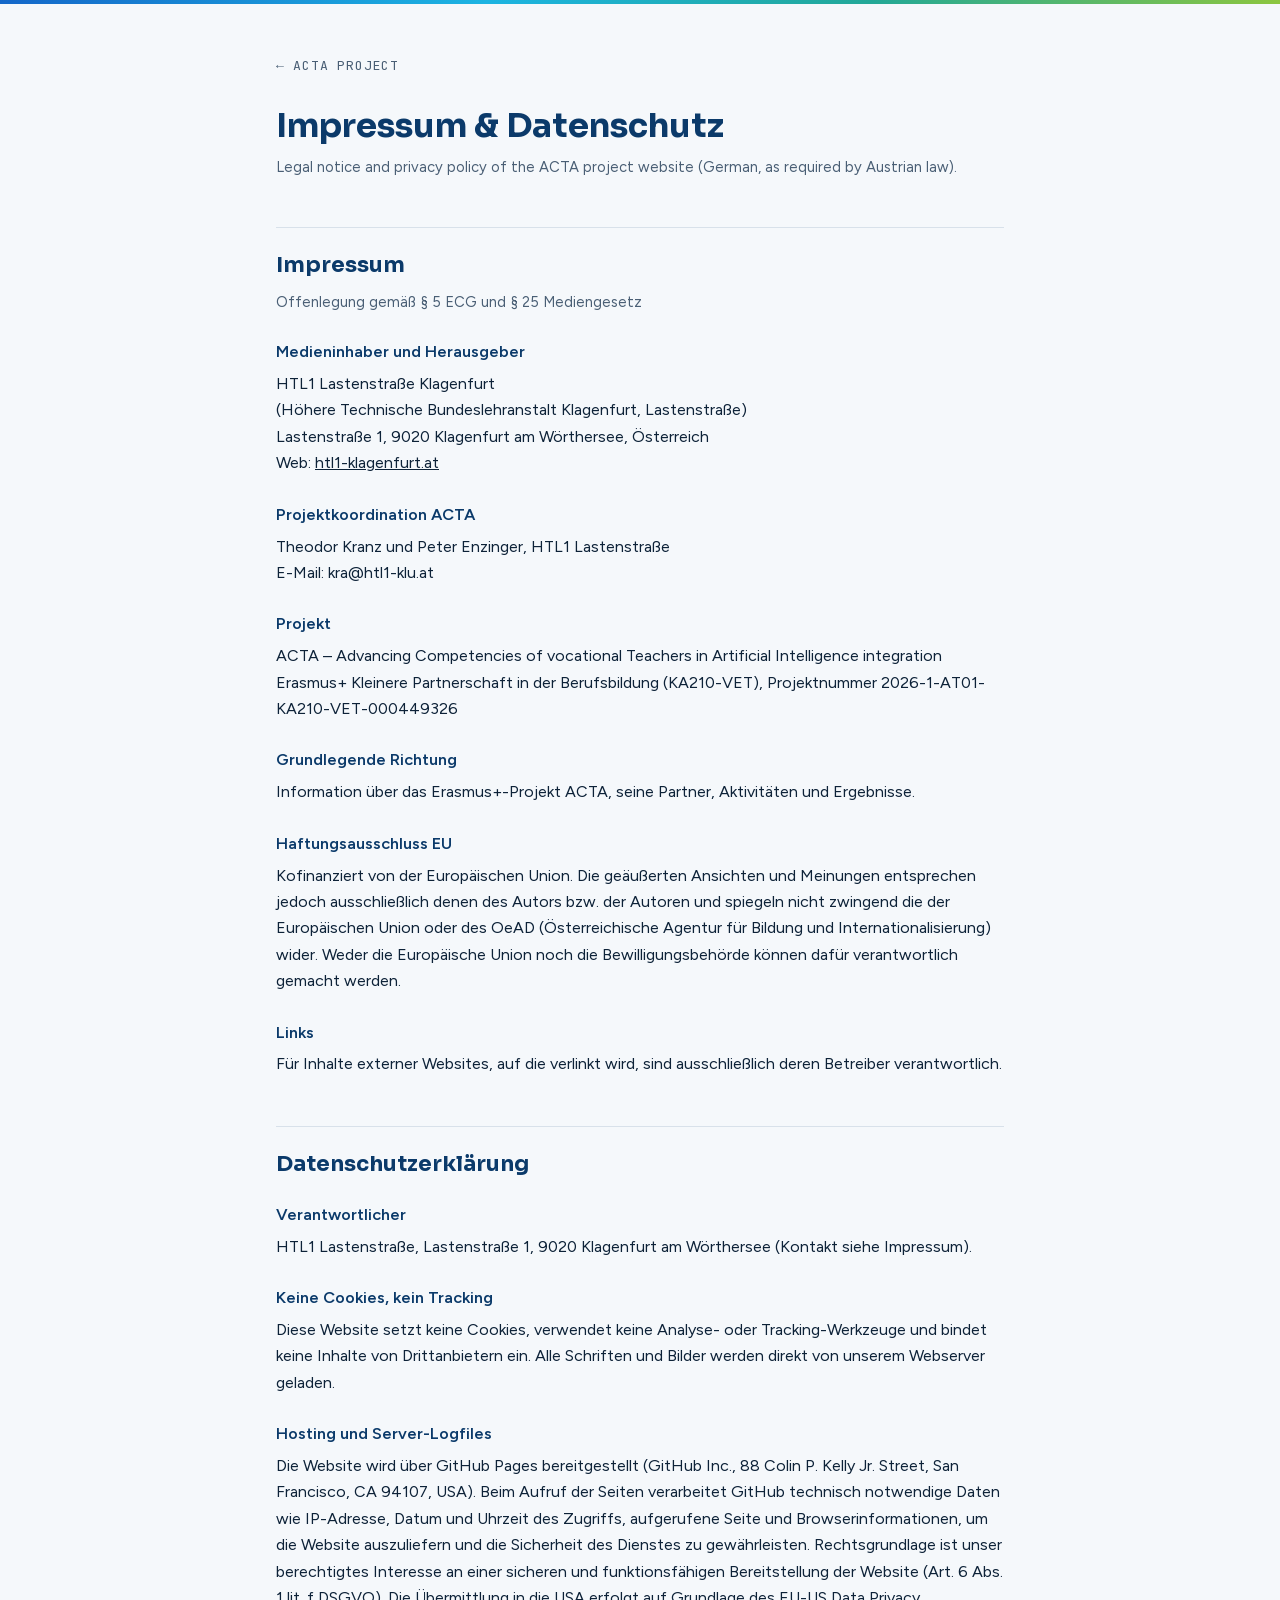
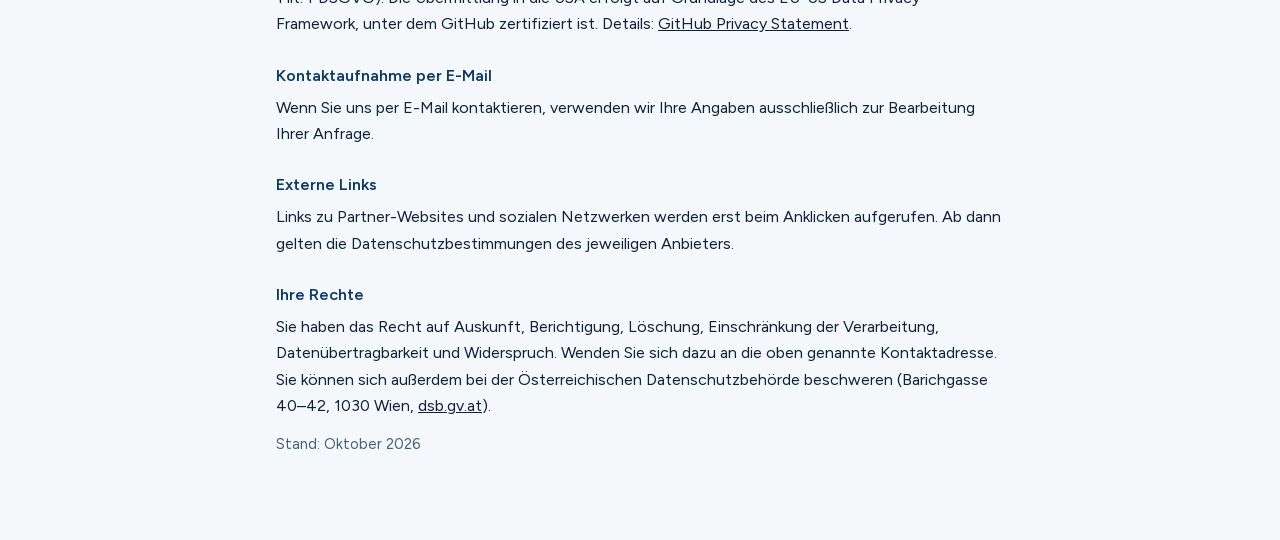
<file: legal.html>
<!doctype html>
<html lang="de">
<head>
<meta charset="utf-8">
<meta name="viewport" content="width=device-width, initial-scale=1, viewport-fit=cover">
<title>ACTA – Impressum &amp; Datenschutz</title>
<meta name="robots" content="noindex">
<link rel="stylesheet" href="assets/fonts.css">
<style>
:root {
  --navy: #0b3a6a; --teal: #22a897;
  --grad: linear-gradient(100deg, #1467c9 0%, #1cb4e2 38%, #22a897 68%, #8cc63f 100%);
  --bg: #f5f8fb; --fg: #0d2238; --fg-soft: #4a5f75; --line: rgba(11, 58, 106, .12); --heading: var(--navy);
  color-scheme: light;
}
@media (prefers-color-scheme: dark) {
  :root { --bg: #07131f; --fg: #dce8f3; --fg-soft: #93a9bf; --line: rgba(160, 205, 240, .14); --heading: #eef6ff; color-scheme: dark; }
}
* { box-sizing: border-box; }
body {
  margin: 0; background: var(--bg); color: var(--fg); line-height: 1.65;
  font-family: "Figtree", "Helvetica Neue", "Segoe UI", system-ui, sans-serif; font-size: 1rem;
}
.wrap {
  max-width: 760px; margin-inline: auto; padding-block: 48px 72px;
  padding-left: max(16px, env(safe-area-inset-left, 0px)); padding-right: max(16px, env(safe-area-inset-right, 0px));
}
.bar { height: 4px; background: var(--grad); }
a { color: inherit; }
.back { font-family: "JetBrains Mono", ui-monospace, Menlo, monospace; font-size: .82rem; letter-spacing: .06em; text-decoration: none; color: var(--fg-soft); }
.back:hover { color: var(--heading); }
h1, h2 { font-family: "Sora", "Avenir Next", system-ui, sans-serif; color: var(--heading); line-height: 1.2; text-wrap: balance; }
h1 { font-size: 2.1rem; margin: 28px 0 8px; }
h2 { font-size: 1.35rem; margin: 48px 0 12px; padding-top: 24px; border-top: 1px solid var(--line); }
h3 { font-size: 1.02rem; margin: 24px 0 6px; color: var(--heading); }
p, ul { margin: 0 0 12px; }
.muted { color: var(--fg-soft); font-size: .92rem; }
address { font-style: normal; }
</style>
</head>
<body>
<div class="bar"></div>
<main class="wrap">
  <a class="back" href="index.html">← ACTA PROJECT</a>
  <h1>Impressum &amp; Datenschutz</h1>
  <p class="muted">Legal notice and privacy policy of the ACTA project website (German, as required by Austrian law).</p>

  <h2 id="impressum">Impressum</h2>
  <p class="muted">Offenlegung gemäß § 5 ECG und § 25 Mediengesetz</p>
  <h3>Medieninhaber und Herausgeber</h3>
  <address>
    HTL1 Lastenstraße Klagenfurt<br>
    (Höhere Technische Bundeslehranstalt Klagenfurt, Lastenstraße)<br>
    Lastenstraße 1, 9020 Klagenfurt am Wörthersee, Österreich<br>
    Web: <a href="https://htl1-klagenfurt.at" rel="noopener">htl1-klagenfurt.at</a>
  </address>
  <h3>Projektkoordination ACTA</h3>
  <p>Theodor Kranz und Peter Enzinger, HTL1 Lastenstraße<br>E-Mail: kra@htl1-klu.at</p>
  <h3>Projekt</h3>
  <p>ACTA – Advancing Competencies of vocational Teachers in Artificial Intelligence integration<br>
  Erasmus+ Kleinere Partnerschaft in der Berufsbildung (KA210-VET), Projektnummer 2026-1-AT01-KA210-VET-000449326</p>
  <h3>Grundlegende Richtung</h3>
  <p>Information über das Erasmus+-Projekt ACTA, seine Partner, Aktivitäten und Ergebnisse.</p>
  <h3>Haftungsausschluss EU</h3>
  <p>Kofinanziert von der Europäischen Union. Die geäußerten Ansichten und Meinungen entsprechen jedoch ausschließlich denen des Autors bzw. der Autoren und spiegeln nicht zwingend die der Europäischen Union oder des OeAD (Österreichische Agentur für Bildung und Internationalisierung) wider. Weder die Europäische Union noch die Bewilligungsbehörde können dafür verantwortlich gemacht werden.</p>
  <h3>Links</h3>
  <p>Für Inhalte externer Websites, auf die verlinkt wird, sind ausschließlich deren Betreiber verantwortlich.</p>

  <h2 id="datenschutz">Datenschutzerklärung</h2>
  <h3>Verantwortlicher</h3>
  <p>HTL1 Lastenstraße, Lastenstraße 1, 9020 Klagenfurt am Wörthersee (Kontakt siehe Impressum).</p>
  <h3>Keine Cookies, kein Tracking</h3>
  <p>Diese Website setzt keine Cookies, verwendet keine Analyse- oder Tracking-Werkzeuge und bindet keine Inhalte von Drittanbietern ein. Alle Schriften und Bilder werden direkt von unserem Webserver geladen.</p>
  <h3>Hosting und Server-Logfiles</h3>
  <p>Die Website wird über GitHub Pages bereitgestellt (GitHub Inc., 88 Colin P. Kelly Jr. Street, San Francisco, CA 94107, USA). Beim Aufruf der Seiten verarbeitet GitHub technisch notwendige Daten wie IP-Adresse, Datum und Uhrzeit des Zugriffs, aufgerufene Seite und Browserinformationen, um die Website auszuliefern und die Sicherheit des Dienstes zu gewährleisten. Rechtsgrundlage ist unser berechtigtes Interesse an einer sicheren und funktionsfähigen Bereitstellung der Website (Art. 6 Abs. 1 lit. f DSGVO). Die Übermittlung in die USA erfolgt auf Grundlage des EU-US Data Privacy Framework, unter dem GitHub zertifiziert ist. Details: <a href="https://docs.github.com/site-policy/privacy-policies/github-general-privacy-statement" rel="noopener">GitHub Privacy Statement</a>.</p>
  <h3>Kontaktaufnahme per E-Mail</h3>
  <p>Wenn Sie uns per E-Mail kontaktieren, verwenden wir Ihre Angaben ausschließlich zur Bearbeitung Ihrer Anfrage.</p>
  <h3>Externe Links</h3>
  <p>Links zu Partner-Websites und sozialen Netzwerken werden erst beim Anklicken aufgerufen. Ab dann gelten die Datenschutzbestimmungen des jeweiligen Anbieters.</p>
  <h3>Ihre Rechte</h3>
  <p>Sie haben das Recht auf Auskunft, Berichtigung, Löschung, Einschränkung der Verarbeitung, Datenübertragbarkeit und Widerspruch. Wenden Sie sich dazu an die oben genannte Kontaktadresse. Sie können sich außerdem bei der Österreichischen Datenschutzbehörde beschweren (Barichgasse 40–42, 1030 Wien, <a href="https://www.dsb.gv.at" rel="noopener">dsb.gv.at</a>).</p>
  <p class="muted">Stand: Oktober 2026</p>
</main>
</body>
</html>
</file>
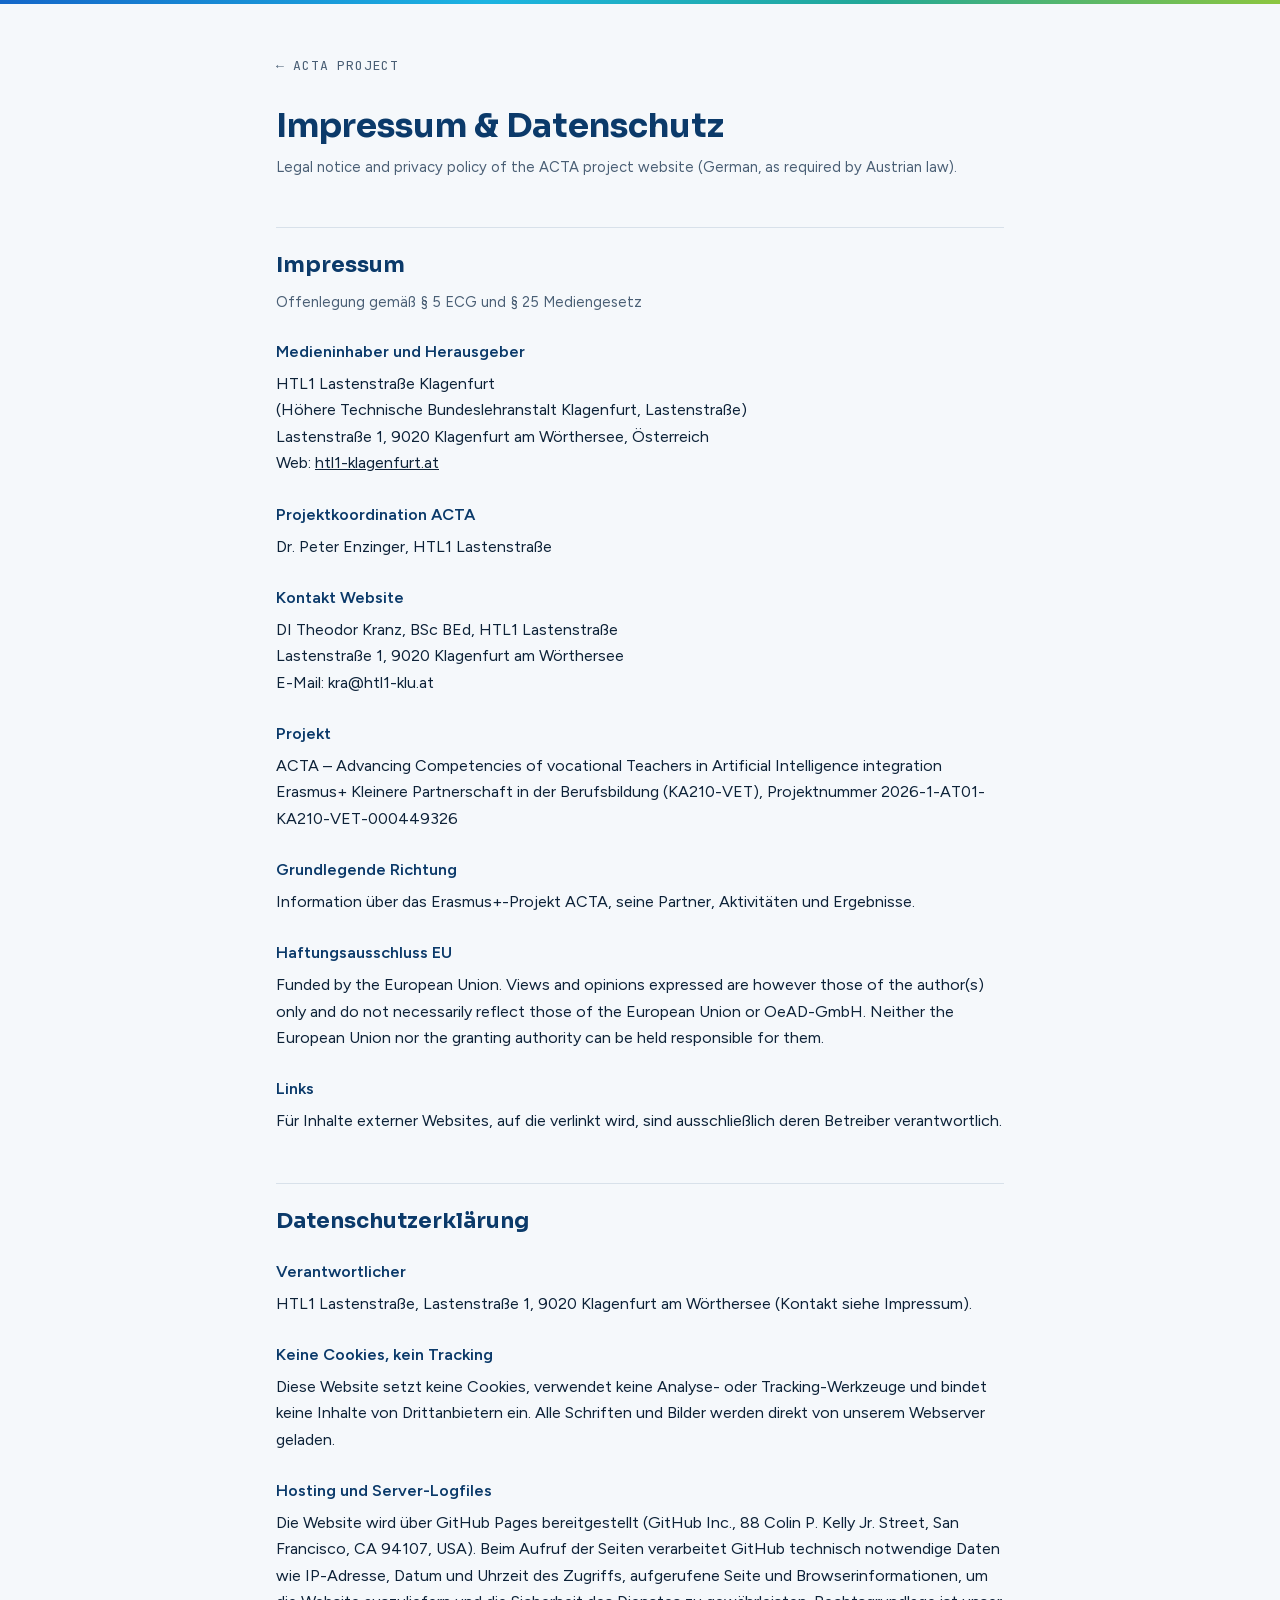
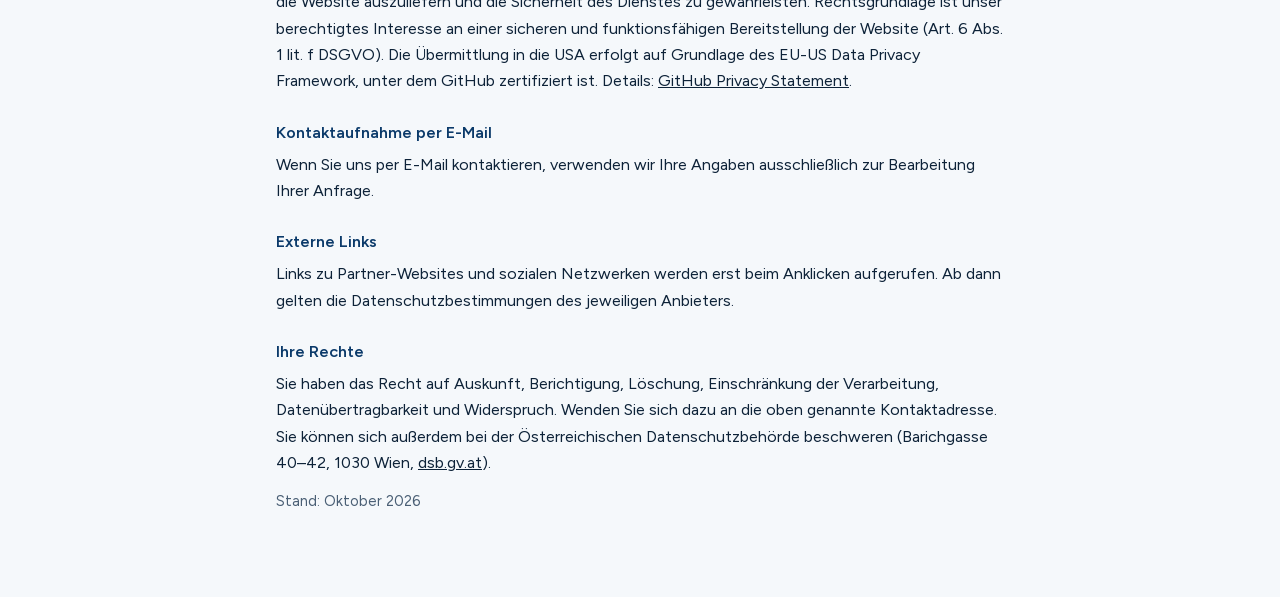
<file: acta/legal.html>
<!doctype html>
<html lang="de">
<head>
<meta charset="utf-8">
<meta name="viewport" content="width=device-width, initial-scale=1, viewport-fit=cover">
<title>ACTA – Impressum &amp; Datenschutz</title>
<meta name="robots" content="noindex">
<link rel="stylesheet" href="assets/fonts.css">
<style>
:root {
  --navy: #0b3a6a; --teal: #22a897;
  --grad: linear-gradient(100deg, #1467c9 0%, #1cb4e2 38%, #22a897 68%, #8cc63f 100%);
  --bg: #f5f8fb; --fg: #0d2238; --fg-soft: #4a5f75; --line: rgba(11, 58, 106, .12); --heading: var(--navy);
  color-scheme: light;
}
@media (prefers-color-scheme: dark) {
  :root { --bg: #07131f; --fg: #dce8f3; --fg-soft: #93a9bf; --line: rgba(160, 205, 240, .14); --heading: #eef6ff; color-scheme: dark; }
}
* { box-sizing: border-box; }
body {
  margin: 0; background: var(--bg); color: var(--fg); line-height: 1.65;
  font-family: "Figtree", "Helvetica Neue", "Segoe UI", system-ui, sans-serif; font-size: 1rem;
}
.wrap {
  max-width: 760px; margin-inline: auto; padding-block: 48px 72px;
  padding-left: max(16px, env(safe-area-inset-left, 0px)); padding-right: max(16px, env(safe-area-inset-right, 0px));
}
.bar { height: 4px; background: var(--grad); }
a { color: inherit; }
.back { font-family: "JetBrains Mono", ui-monospace, Menlo, monospace; font-size: .82rem; letter-spacing: .06em; text-decoration: none; color: var(--fg-soft); }
.back:hover { color: var(--heading); }
h1, h2 { font-family: "Sora", "Avenir Next", system-ui, sans-serif; color: var(--heading); line-height: 1.2; text-wrap: balance; }
h1 { font-size: 2.1rem; margin: 28px 0 8px; }
h2 { font-size: 1.35rem; margin: 48px 0 12px; padding-top: 24px; border-top: 1px solid var(--line); }
h3 { font-size: 1.02rem; margin: 24px 0 6px; color: var(--heading); }
p, ul { margin: 0 0 12px; }
.muted { color: var(--fg-soft); font-size: .92rem; }
address { font-style: normal; }
</style>
</head>
<body>
<div class="bar"></div>
<main class="wrap">
  <a class="back" href="index.html">← ACTA PROJECT</a>
  <h1>Impressum &amp; Datenschutz</h1>
  <p class="muted">Legal notice and privacy policy of the ACTA project website (German, as required by Austrian law).</p>

  <h2 id="impressum">Impressum</h2>
  <p class="muted">Offenlegung gemäß § 5 ECG und § 25 Mediengesetz</p>
  <h3>Medieninhaber und Herausgeber</h3>
  <address>
    HTL1 Lastenstraße Klagenfurt<br>
    (Höhere Technische Bundeslehranstalt Klagenfurt, Lastenstraße)<br>
    Lastenstraße 1, 9020 Klagenfurt am Wörthersee, Österreich<br>
    Web: <a href="https://htl1-klagenfurt.at" rel="noopener">htl1-klagenfurt.at</a>
  </address>
  <h3>Projektkoordination ACTA</h3>
  <p>Dr. Peter Enzinger, HTL1 Lastenstraße</p>
  <h3>Kontakt Website</h3>
  <p>DI Theodor Kranz, BSc BEd, HTL1 Lastenstraße<br>Lastenstraße 1, 9020 Klagenfurt am Wörthersee<br>E-Mail: kra@htl1-klu.at</p>
  <h3>Projekt</h3>
  <p>ACTA – Advancing Competencies of vocational Teachers in Artificial Intelligence integration<br>
  Erasmus+ Kleinere Partnerschaft in der Berufsbildung (KA210-VET), Projektnummer 2026-1-AT01-KA210-VET-000449326</p>
  <h3>Grundlegende Richtung</h3>
  <p>Information über das Erasmus+-Projekt ACTA, seine Partner, Aktivitäten und Ergebnisse.</p>
  <h3>Haftungsausschluss EU</h3>
  <p>Funded by the European Union. Views and opinions expressed are however those of the author(s) only and do not necessarily reflect those of the European Union or OeAD-GmbH. Neither the European Union nor the granting authority can be held responsible for them.</p>
  <h3>Links</h3>
  <p>Für Inhalte externer Websites, auf die verlinkt wird, sind ausschließlich deren Betreiber verantwortlich.</p>

  <h2 id="datenschutz">Datenschutzerklärung</h2>
  <h3>Verantwortlicher</h3>
  <p>HTL1 Lastenstraße, Lastenstraße 1, 9020 Klagenfurt am Wörthersee (Kontakt siehe Impressum).</p>
  <h3>Keine Cookies, kein Tracking</h3>
  <p>Diese Website setzt keine Cookies, verwendet keine Analyse- oder Tracking-Werkzeuge und bindet keine Inhalte von Drittanbietern ein. Alle Schriften und Bilder werden direkt von unserem Webserver geladen.</p>
  <h3>Hosting und Server-Logfiles</h3>
  <p>Die Website wird über GitHub Pages bereitgestellt (GitHub Inc., 88 Colin P. Kelly Jr. Street, San Francisco, CA 94107, USA). Beim Aufruf der Seiten verarbeitet GitHub technisch notwendige Daten wie IP-Adresse, Datum und Uhrzeit des Zugriffs, aufgerufene Seite und Browserinformationen, um die Website auszuliefern und die Sicherheit des Dienstes zu gewährleisten. Rechtsgrundlage ist unser berechtigtes Interesse an einer sicheren und funktionsfähigen Bereitstellung der Website (Art. 6 Abs. 1 lit. f DSGVO). Die Übermittlung in die USA erfolgt auf Grundlage des EU-US Data Privacy Framework, unter dem GitHub zertifiziert ist. Details: <a href="https://docs.github.com/site-policy/privacy-policies/github-general-privacy-statement" rel="noopener">GitHub Privacy Statement</a>.</p>
  <h3>Kontaktaufnahme per E-Mail</h3>
  <p>Wenn Sie uns per E-Mail kontaktieren, verwenden wir Ihre Angaben ausschließlich zur Bearbeitung Ihrer Anfrage.</p>
  <h3>Externe Links</h3>
  <p>Links zu Partner-Websites und sozialen Netzwerken werden erst beim Anklicken aufgerufen. Ab dann gelten die Datenschutzbestimmungen des jeweiligen Anbieters.</p>
  <h3>Ihre Rechte</h3>
  <p>Sie haben das Recht auf Auskunft, Berichtigung, Löschung, Einschränkung der Verarbeitung, Datenübertragbarkeit und Widerspruch. Wenden Sie sich dazu an die oben genannte Kontaktadresse. Sie können sich außerdem bei der Österreichischen Datenschutzbehörde beschweren (Barichgasse 40–42, 1030 Wien, <a href="https://www.dsb.gv.at" rel="noopener">dsb.gv.at</a>).</p>
  <p class="muted">Stand: Oktober 2026</p>
</main>
</body>
</html>
</file>
<file: acta/assets/fonts.css>
/* Figtree latin-ext */
@font-face {
  font-family: 'Figtree';
  font-style: normal;
  font-weight: 400;
  font-display: swap;
  src: url(fonts/Figtree-normal-400-latin-ext.woff2) format('woff2');
  unicode-range: U+0100-02BA, U+02BD-02C5, U+02C7-02CC, U+02CE-02D7, U+02DD-02FF, U+0304, U+0308, U+0329, U+1D00-1DBF, U+1E00-1E9F, U+1EF2-1EFF, U+2020, U+20A0-20AB, U+20AD-20C4, U+2113, U+2C60-2C7F, U+A720-A7FF;
}
/* Figtree latin */
@font-face {
  font-family: 'Figtree';
  font-style: normal;
  font-weight: 400;
  font-display: swap;
  src: url(fonts/Figtree-normal-400-latin.woff2) format('woff2');
  unicode-range: U+0000-00FF, U+0131, U+0152-0153, U+02BB-02BC, U+02C6, U+02DA, U+02DC, U+0304, U+0308, U+0329, U+2000-206F, U+20AC, U+2122, U+2191, U+2193, U+2212, U+2215, U+FEFF, U+FFFD;
}
/* Figtree latin-ext */
@font-face {
  font-family: 'Figtree';
  font-style: normal;
  font-weight: 500;
  font-display: swap;
  src: url(fonts/Figtree-normal-500-latin-ext.woff2) format('woff2');
  unicode-range: U+0100-02BA, U+02BD-02C5, U+02C7-02CC, U+02CE-02D7, U+02DD-02FF, U+0304, U+0308, U+0329, U+1D00-1DBF, U+1E00-1E9F, U+1EF2-1EFF, U+2020, U+20A0-20AB, U+20AD-20C4, U+2113, U+2C60-2C7F, U+A720-A7FF;
}
/* Figtree latin */
@font-face {
  font-family: 'Figtree';
  font-style: normal;
  font-weight: 500;
  font-display: swap;
  src: url(fonts/Figtree-normal-500-latin.woff2) format('woff2');
  unicode-range: U+0000-00FF, U+0131, U+0152-0153, U+02BB-02BC, U+02C6, U+02DA, U+02DC, U+0304, U+0308, U+0329, U+2000-206F, U+20AC, U+2122, U+2191, U+2193, U+2212, U+2215, U+FEFF, U+FFFD;
}
/* Figtree latin-ext */
@font-face {
  font-family: 'Figtree';
  font-style: normal;
  font-weight: 600;
  font-display: swap;
  src: url(fonts/Figtree-normal-600-latin-ext.woff2) format('woff2');
  unicode-range: U+0100-02BA, U+02BD-02C5, U+02C7-02CC, U+02CE-02D7, U+02DD-02FF, U+0304, U+0308, U+0329, U+1D00-1DBF, U+1E00-1E9F, U+1EF2-1EFF, U+2020, U+20A0-20AB, U+20AD-20C4, U+2113, U+2C60-2C7F, U+A720-A7FF;
}
/* Figtree latin */
@font-face {
  font-family: 'Figtree';
  font-style: normal;
  font-weight: 600;
  font-display: swap;
  src: url(fonts/Figtree-normal-600-latin.woff2) format('woff2');
  unicode-range: U+0000-00FF, U+0131, U+0152-0153, U+02BB-02BC, U+02C6, U+02DA, U+02DC, U+0304, U+0308, U+0329, U+2000-206F, U+20AC, U+2122, U+2191, U+2193, U+2212, U+2215, U+FEFF, U+FFFD;
}
/* Fraunces latin-ext */
@font-face {
  font-family: 'Fraunces';
  font-style: italic;
  font-weight: 600;
  font-display: swap;
  src: url(fonts/Fraunces-italic-600-latin-ext.woff2) format('woff2');
  unicode-range: U+0100-02BA, U+02BD-02C5, U+02C7-02CC, U+02CE-02D7, U+02DD-02FF, U+0304, U+0308, U+0329, U+1D00-1DBF, U+1E00-1E9F, U+1EF2-1EFF, U+2020, U+20A0-20AB, U+20AD-20C4, U+2113, U+2C60-2C7F, U+A720-A7FF;
}
/* Fraunces latin */
@font-face {
  font-family: 'Fraunces';
  font-style: italic;
  font-weight: 600;
  font-display: swap;
  src: url(fonts/Fraunces-italic-600-latin.woff2) format('woff2');
  unicode-range: U+0000-00FF, U+0131, U+0152-0153, U+02BB-02BC, U+02C6, U+02DA, U+02DC, U+0304, U+0308, U+0329, U+2000-206F, U+20AC, U+2122, U+2191, U+2193, U+2212, U+2215, U+FEFF, U+FFFD;
}
/* JetBrains Mono latin-ext */
@font-face {
  font-family: 'JetBrains Mono';
  font-style: normal;
  font-weight: 400;
  font-display: swap;
  src: url(fonts/JetBrainsMono-normal-400-latin-ext.woff2) format('woff2');
  unicode-range: U+0100-02BA, U+02BD-02C5, U+02C7-02CC, U+02CE-02D7, U+02DD-02FF, U+0304, U+0308, U+0329, U+1D00-1DBF, U+1E00-1E9F, U+1EF2-1EFF, U+2020, U+20A0-20AB, U+20AD-20C4, U+2113, U+2C60-2C7F, U+A720-A7FF;
}
/* JetBrains Mono latin */
@font-face {
  font-family: 'JetBrains Mono';
  font-style: normal;
  font-weight: 400;
  font-display: swap;
  src: url(fonts/JetBrainsMono-normal-400-latin.woff2) format('woff2');
  unicode-range: U+0000-00FF, U+0131, U+0152-0153, U+02BB-02BC, U+02C6, U+02DA, U+02DC, U+0304, U+0308, U+0329, U+2000-206F, U+20AC, U+2122, U+2191, U+2193, U+2212, U+2215, U+FEFF, U+FFFD;
}
/* JetBrains Mono latin-ext */
@font-face {
  font-family: 'JetBrains Mono';
  font-style: normal;
  font-weight: 500;
  font-display: swap;
  src: url(fonts/JetBrainsMono-normal-500-latin-ext.woff2) format('woff2');
  unicode-range: U+0100-02BA, U+02BD-02C5, U+02C7-02CC, U+02CE-02D7, U+02DD-02FF, U+0304, U+0308, U+0329, U+1D00-1DBF, U+1E00-1E9F, U+1EF2-1EFF, U+2020, U+20A0-20AB, U+20AD-20C4, U+2113, U+2C60-2C7F, U+A720-A7FF;
}
/* JetBrains Mono latin */
@font-face {
  font-family: 'JetBrains Mono';
  font-style: normal;
  font-weight: 500;
  font-display: swap;
  src: url(fonts/JetBrainsMono-normal-500-latin.woff2) format('woff2');
  unicode-range: U+0000-00FF, U+0131, U+0152-0153, U+02BB-02BC, U+02C6, U+02DA, U+02DC, U+0304, U+0308, U+0329, U+2000-206F, U+20AC, U+2122, U+2191, U+2193, U+2212, U+2215, U+FEFF, U+FFFD;
}
/* Sora latin-ext */
@font-face {
  font-family: 'Sora';
  font-style: normal;
  font-weight: 300;
  font-display: swap;
  src: url(fonts/Sora-normal-300-latin-ext.woff2) format('woff2');
  unicode-range: U+0100-02BA, U+02BD-02C5, U+02C7-02CC, U+02CE-02D7, U+02DD-02FF, U+0304, U+0308, U+0329, U+1D00-1DBF, U+1E00-1E9F, U+1EF2-1EFF, U+2020, U+20A0-20AB, U+20AD-20C4, U+2113, U+2C60-2C7F, U+A720-A7FF;
}
/* Sora latin */
@font-face {
  font-family: 'Sora';
  font-style: normal;
  font-weight: 300;
  font-display: swap;
  src: url(fonts/Sora-normal-300-latin.woff2) format('woff2');
  unicode-range: U+0000-00FF, U+0131, U+0152-0153, U+02BB-02BC, U+02C6, U+02DA, U+02DC, U+0304, U+0308, U+0329, U+2000-206F, U+20AC, U+2122, U+2191, U+2193, U+2212, U+2215, U+FEFF, U+FFFD;
}
/* Sora latin-ext */
@font-face {
  font-family: 'Sora';
  font-style: normal;
  font-weight: 500;
  font-display: swap;
  src: url(fonts/Sora-normal-500-latin-ext.woff2) format('woff2');
  unicode-range: U+0100-02BA, U+02BD-02C5, U+02C7-02CC, U+02CE-02D7, U+02DD-02FF, U+0304, U+0308, U+0329, U+1D00-1DBF, U+1E00-1E9F, U+1EF2-1EFF, U+2020, U+20A0-20AB, U+20AD-20C4, U+2113, U+2C60-2C7F, U+A720-A7FF;
}
/* Sora latin */
@font-face {
  font-family: 'Sora';
  font-style: normal;
  font-weight: 500;
  font-display: swap;
  src: url(fonts/Sora-normal-500-latin.woff2) format('woff2');
  unicode-range: U+0000-00FF, U+0131, U+0152-0153, U+02BB-02BC, U+02C6, U+02DA, U+02DC, U+0304, U+0308, U+0329, U+2000-206F, U+20AC, U+2122, U+2191, U+2193, U+2212, U+2215, U+FEFF, U+FFFD;
}
/* Sora latin-ext */
@font-face {
  font-family: 'Sora';
  font-style: normal;
  font-weight: 700;
  font-display: swap;
  src: url(fonts/Sora-normal-700-latin-ext.woff2) format('woff2');
  unicode-range: U+0100-02BA, U+02BD-02C5, U+02C7-02CC, U+02CE-02D7, U+02DD-02FF, U+0304, U+0308, U+0329, U+1D00-1DBF, U+1E00-1E9F, U+1EF2-1EFF, U+2020, U+20A0-20AB, U+20AD-20C4, U+2113, U+2C60-2C7F, U+A720-A7FF;
}
/* Sora latin */
@font-face {
  font-family: 'Sora';
  font-style: normal;
  font-weight: 700;
  font-display: swap;
  src: url(fonts/Sora-normal-700-latin.woff2) format('woff2');
  unicode-range: U+0000-00FF, U+0131, U+0152-0153, U+02BB-02BC, U+02C6, U+02DA, U+02DC, U+0304, U+0308, U+0329, U+2000-206F, U+20AC, U+2122, U+2191, U+2193, U+2212, U+2215, U+FEFF, U+FFFD;
}
/* Sora latin-ext */
@font-face {
  font-family: 'Sora';
  font-style: normal;
  font-weight: 800;
  font-display: swap;
  src: url(fonts/Sora-normal-800-latin-ext.woff2) format('woff2');
  unicode-range: U+0100-02BA, U+02BD-02C5, U+02C7-02CC, U+02CE-02D7, U+02DD-02FF, U+0304, U+0308, U+0329, U+1D00-1DBF, U+1E00-1E9F, U+1EF2-1EFF, U+2020, U+20A0-20AB, U+20AD-20C4, U+2113, U+2C60-2C7F, U+A720-A7FF;
}
/* Sora latin */
@font-face {
  font-family: 'Sora';
  font-style: normal;
  font-weight: 800;
  font-display: swap;
  src: url(fonts/Sora-normal-800-latin.woff2) format('woff2');
  unicode-range: U+0000-00FF, U+0131, U+0152-0153, U+02BB-02BC, U+02C6, U+02DA, U+02DC, U+0304, U+0308, U+0329, U+2000-206F, U+20AC, U+2122, U+2191, U+2193, U+2212, U+2215, U+FEFF, U+FFFD;
}
</file>
<file: assets/fonts.css>
/* Figtree latin-ext */
@font-face {
  font-family: 'Figtree';
  font-style: normal;
  font-weight: 400;
  font-display: swap;
  src: url(fonts/Figtree-normal-400-latin-ext.woff2) format('woff2');
  unicode-range: U+0100-02BA, U+02BD-02C5, U+02C7-02CC, U+02CE-02D7, U+02DD-02FF, U+0304, U+0308, U+0329, U+1D00-1DBF, U+1E00-1E9F, U+1EF2-1EFF, U+2020, U+20A0-20AB, U+20AD-20C4, U+2113, U+2C60-2C7F, U+A720-A7FF;
}
/* Figtree latin */
@font-face {
  font-family: 'Figtree';
  font-style: normal;
  font-weight: 400;
  font-display: swap;
  src: url(fonts/Figtree-normal-400-latin.woff2) format('woff2');
  unicode-range: U+0000-00FF, U+0131, U+0152-0153, U+02BB-02BC, U+02C6, U+02DA, U+02DC, U+0304, U+0308, U+0329, U+2000-206F, U+20AC, U+2122, U+2191, U+2193, U+2212, U+2215, U+FEFF, U+FFFD;
}
/* Figtree latin-ext */
@font-face {
  font-family: 'Figtree';
  font-style: normal;
  font-weight: 500;
  font-display: swap;
  src: url(fonts/Figtree-normal-500-latin-ext.woff2) format('woff2');
  unicode-range: U+0100-02BA, U+02BD-02C5, U+02C7-02CC, U+02CE-02D7, U+02DD-02FF, U+0304, U+0308, U+0329, U+1D00-1DBF, U+1E00-1E9F, U+1EF2-1EFF, U+2020, U+20A0-20AB, U+20AD-20C4, U+2113, U+2C60-2C7F, U+A720-A7FF;
}
/* Figtree latin */
@font-face {
  font-family: 'Figtree';
  font-style: normal;
  font-weight: 500;
  font-display: swap;
  src: url(fonts/Figtree-normal-500-latin.woff2) format('woff2');
  unicode-range: U+0000-00FF, U+0131, U+0152-0153, U+02BB-02BC, U+02C6, U+02DA, U+02DC, U+0304, U+0308, U+0329, U+2000-206F, U+20AC, U+2122, U+2191, U+2193, U+2212, U+2215, U+FEFF, U+FFFD;
}
/* Figtree latin-ext */
@font-face {
  font-family: 'Figtree';
  font-style: normal;
  font-weight: 600;
  font-display: swap;
  src: url(fonts/Figtree-normal-600-latin-ext.woff2) format('woff2');
  unicode-range: U+0100-02BA, U+02BD-02C5, U+02C7-02CC, U+02CE-02D7, U+02DD-02FF, U+0304, U+0308, U+0329, U+1D00-1DBF, U+1E00-1E9F, U+1EF2-1EFF, U+2020, U+20A0-20AB, U+20AD-20C4, U+2113, U+2C60-2C7F, U+A720-A7FF;
}
/* Figtree latin */
@font-face {
  font-family: 'Figtree';
  font-style: normal;
  font-weight: 600;
  font-display: swap;
  src: url(fonts/Figtree-normal-600-latin.woff2) format('woff2');
  unicode-range: U+0000-00FF, U+0131, U+0152-0153, U+02BB-02BC, U+02C6, U+02DA, U+02DC, U+0304, U+0308, U+0329, U+2000-206F, U+20AC, U+2122, U+2191, U+2193, U+2212, U+2215, U+FEFF, U+FFFD;
}
/* Fraunces latin-ext */
@font-face {
  font-family: 'Fraunces';
  font-style: italic;
  font-weight: 600;
  font-display: swap;
  src: url(fonts/Fraunces-italic-600-latin-ext.woff2) format('woff2');
  unicode-range: U+0100-02BA, U+02BD-02C5, U+02C7-02CC, U+02CE-02D7, U+02DD-02FF, U+0304, U+0308, U+0329, U+1D00-1DBF, U+1E00-1E9F, U+1EF2-1EFF, U+2020, U+20A0-20AB, U+20AD-20C4, U+2113, U+2C60-2C7F, U+A720-A7FF;
}
/* Fraunces latin */
@font-face {
  font-family: 'Fraunces';
  font-style: italic;
  font-weight: 600;
  font-display: swap;
  src: url(fonts/Fraunces-italic-600-latin.woff2) format('woff2');
  unicode-range: U+0000-00FF, U+0131, U+0152-0153, U+02BB-02BC, U+02C6, U+02DA, U+02DC, U+0304, U+0308, U+0329, U+2000-206F, U+20AC, U+2122, U+2191, U+2193, U+2212, U+2215, U+FEFF, U+FFFD;
}
/* JetBrains Mono latin-ext */
@font-face {
  font-family: 'JetBrains Mono';
  font-style: normal;
  font-weight: 400;
  font-display: swap;
  src: url(fonts/JetBrainsMono-normal-400-latin-ext.woff2) format('woff2');
  unicode-range: U+0100-02BA, U+02BD-02C5, U+02C7-02CC, U+02CE-02D7, U+02DD-02FF, U+0304, U+0308, U+0329, U+1D00-1DBF, U+1E00-1E9F, U+1EF2-1EFF, U+2020, U+20A0-20AB, U+20AD-20C4, U+2113, U+2C60-2C7F, U+A720-A7FF;
}
/* JetBrains Mono latin */
@font-face {
  font-family: 'JetBrains Mono';
  font-style: normal;
  font-weight: 400;
  font-display: swap;
  src: url(fonts/JetBrainsMono-normal-400-latin.woff2) format('woff2');
  unicode-range: U+0000-00FF, U+0131, U+0152-0153, U+02BB-02BC, U+02C6, U+02DA, U+02DC, U+0304, U+0308, U+0329, U+2000-206F, U+20AC, U+2122, U+2191, U+2193, U+2212, U+2215, U+FEFF, U+FFFD;
}
/* JetBrains Mono latin-ext */
@font-face {
  font-family: 'JetBrains Mono';
  font-style: normal;
  font-weight: 500;
  font-display: swap;
  src: url(fonts/JetBrainsMono-normal-500-latin-ext.woff2) format('woff2');
  unicode-range: U+0100-02BA, U+02BD-02C5, U+02C7-02CC, U+02CE-02D7, U+02DD-02FF, U+0304, U+0308, U+0329, U+1D00-1DBF, U+1E00-1E9F, U+1EF2-1EFF, U+2020, U+20A0-20AB, U+20AD-20C4, U+2113, U+2C60-2C7F, U+A720-A7FF;
}
/* JetBrains Mono latin */
@font-face {
  font-family: 'JetBrains Mono';
  font-style: normal;
  font-weight: 500;
  font-display: swap;
  src: url(fonts/JetBrainsMono-normal-500-latin.woff2) format('woff2');
  unicode-range: U+0000-00FF, U+0131, U+0152-0153, U+02BB-02BC, U+02C6, U+02DA, U+02DC, U+0304, U+0308, U+0329, U+2000-206F, U+20AC, U+2122, U+2191, U+2193, U+2212, U+2215, U+FEFF, U+FFFD;
}
/* Sora latin-ext */
@font-face {
  font-family: 'Sora';
  font-style: normal;
  font-weight: 300;
  font-display: swap;
  src: url(fonts/Sora-normal-300-latin-ext.woff2) format('woff2');
  unicode-range: U+0100-02BA, U+02BD-02C5, U+02C7-02CC, U+02CE-02D7, U+02DD-02FF, U+0304, U+0308, U+0329, U+1D00-1DBF, U+1E00-1E9F, U+1EF2-1EFF, U+2020, U+20A0-20AB, U+20AD-20C4, U+2113, U+2C60-2C7F, U+A720-A7FF;
}
/* Sora latin */
@font-face {
  font-family: 'Sora';
  font-style: normal;
  font-weight: 300;
  font-display: swap;
  src: url(fonts/Sora-normal-300-latin.woff2) format('woff2');
  unicode-range: U+0000-00FF, U+0131, U+0152-0153, U+02BB-02BC, U+02C6, U+02DA, U+02DC, U+0304, U+0308, U+0329, U+2000-206F, U+20AC, U+2122, U+2191, U+2193, U+2212, U+2215, U+FEFF, U+FFFD;
}
/* Sora latin-ext */
@font-face {
  font-family: 'Sora';
  font-style: normal;
  font-weight: 500;
  font-display: swap;
  src: url(fonts/Sora-normal-500-latin-ext.woff2) format('woff2');
  unicode-range: U+0100-02BA, U+02BD-02C5, U+02C7-02CC, U+02CE-02D7, U+02DD-02FF, U+0304, U+0308, U+0329, U+1D00-1DBF, U+1E00-1E9F, U+1EF2-1EFF, U+2020, U+20A0-20AB, U+20AD-20C4, U+2113, U+2C60-2C7F, U+A720-A7FF;
}
/* Sora latin */
@font-face {
  font-family: 'Sora';
  font-style: normal;
  font-weight: 500;
  font-display: swap;
  src: url(fonts/Sora-normal-500-latin.woff2) format('woff2');
  unicode-range: U+0000-00FF, U+0131, U+0152-0153, U+02BB-02BC, U+02C6, U+02DA, U+02DC, U+0304, U+0308, U+0329, U+2000-206F, U+20AC, U+2122, U+2191, U+2193, U+2212, U+2215, U+FEFF, U+FFFD;
}
/* Sora latin-ext */
@font-face {
  font-family: 'Sora';
  font-style: normal;
  font-weight: 700;
  font-display: swap;
  src: url(fonts/Sora-normal-700-latin-ext.woff2) format('woff2');
  unicode-range: U+0100-02BA, U+02BD-02C5, U+02C7-02CC, U+02CE-02D7, U+02DD-02FF, U+0304, U+0308, U+0329, U+1D00-1DBF, U+1E00-1E9F, U+1EF2-1EFF, U+2020, U+20A0-20AB, U+20AD-20C4, U+2113, U+2C60-2C7F, U+A720-A7FF;
}
/* Sora latin */
@font-face {
  font-family: 'Sora';
  font-style: normal;
  font-weight: 700;
  font-display: swap;
  src: url(fonts/Sora-normal-700-latin.woff2) format('woff2');
  unicode-range: U+0000-00FF, U+0131, U+0152-0153, U+02BB-02BC, U+02C6, U+02DA, U+02DC, U+0304, U+0308, U+0329, U+2000-206F, U+20AC, U+2122, U+2191, U+2193, U+2212, U+2215, U+FEFF, U+FFFD;
}
/* Sora latin-ext */
@font-face {
  font-family: 'Sora';
  font-style: normal;
  font-weight: 800;
  font-display: swap;
  src: url(fonts/Sora-normal-800-latin-ext.woff2) format('woff2');
  unicode-range: U+0100-02BA, U+02BD-02C5, U+02C7-02CC, U+02CE-02D7, U+02DD-02FF, U+0304, U+0308, U+0329, U+1D00-1DBF, U+1E00-1E9F, U+1EF2-1EFF, U+2020, U+20A0-20AB, U+20AD-20C4, U+2113, U+2C60-2C7F, U+A720-A7FF;
}
/* Sora latin */
@font-face {
  font-family: 'Sora';
  font-style: normal;
  font-weight: 800;
  font-display: swap;
  src: url(fonts/Sora-normal-800-latin.woff2) format('woff2');
  unicode-range: U+0000-00FF, U+0131, U+0152-0153, U+02BB-02BC, U+02C6, U+02DA, U+02DC, U+0304, U+0308, U+0329, U+2000-206F, U+20AC, U+2122, U+2191, U+2193, U+2212, U+2215, U+FEFF, U+FFFD;
}
</file>
